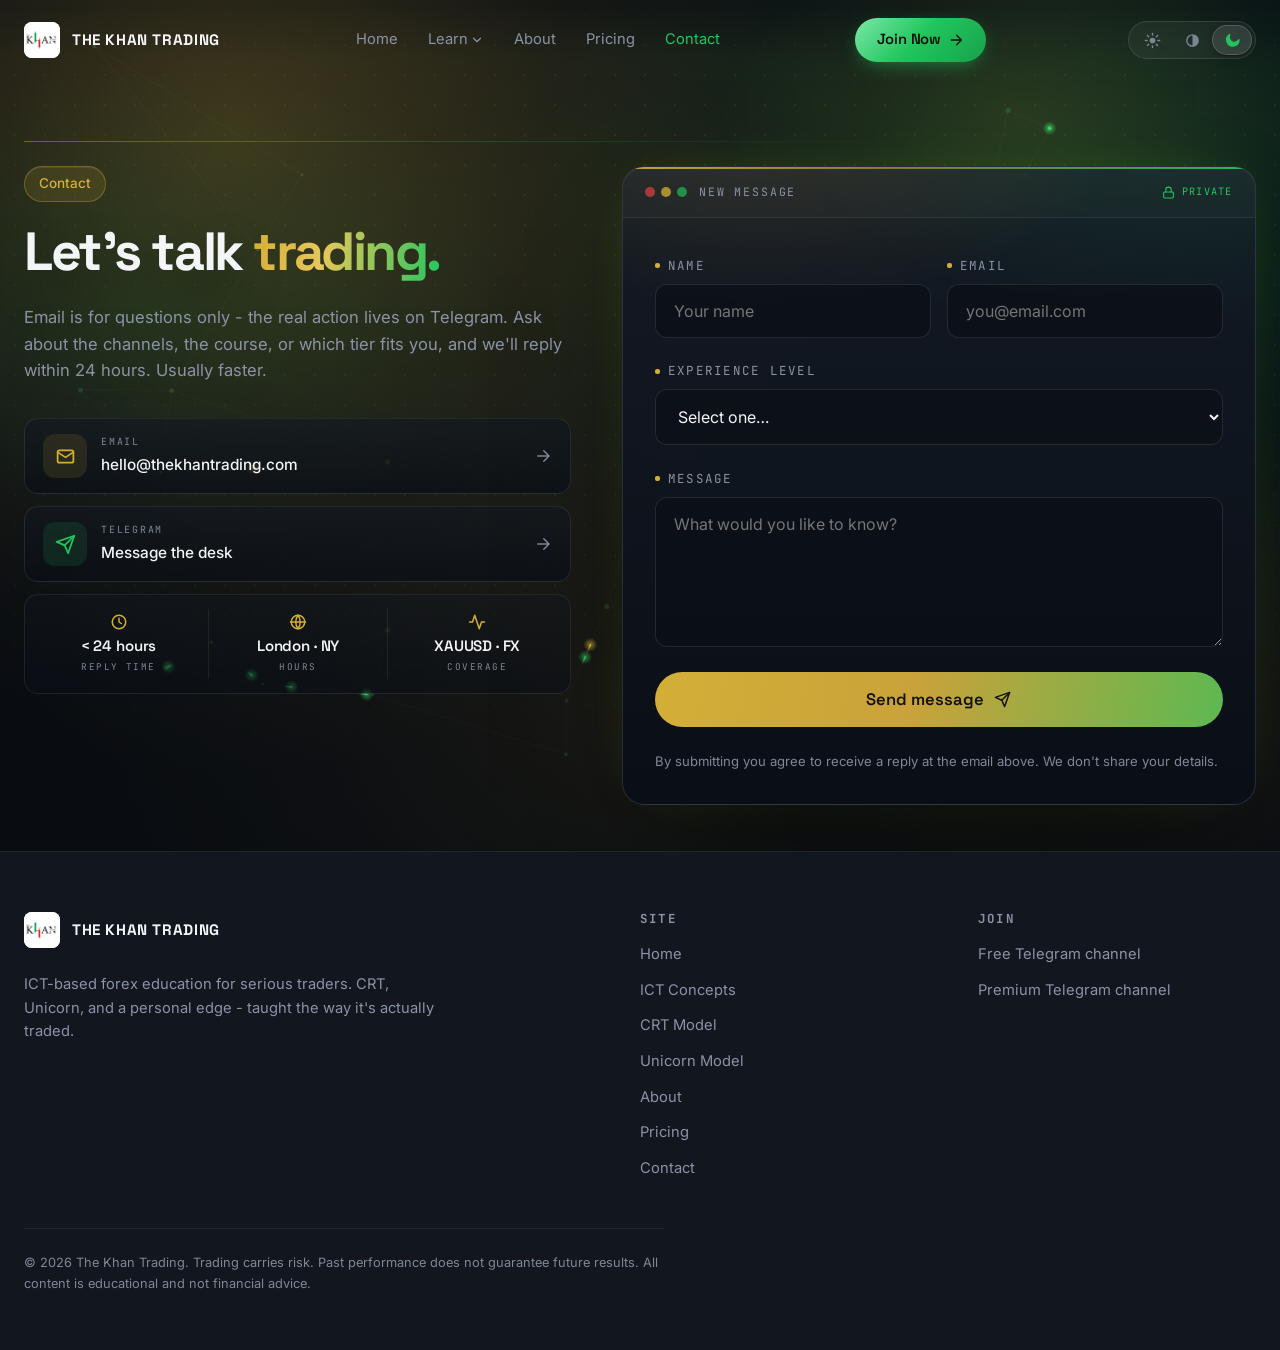
<file: contact.html>
<!doctype html>
<html lang="en">
<head>
<meta charset="utf-8" />
<meta name="viewport" content="width=device-width, initial-scale=1, viewport-fit=cover" />
<title>Contact - The Khan Trading</title>
<meta name="description" content="Questions about the free channel, Premium Telegram signals, or the Full Course + Discord? Reach out - we reply within 24 hours." />
<meta name="theme-color" content="#0A0E14" />
<meta property="og:title" content="Contact - The Khan Trading" />
<meta property="og:description" content="Questions about the free channel, Premium Telegram signals, or the Full Course + Discord? We reply within 24 hours." />
<meta property="og:type" content="website" />
<meta property="og:image" content="https://thekhantrading.com/assets/img/chart-crt.jpg" />
<link rel="canonical" href="https://thekhantrading.com/contact.html" />
<link rel="icon" type="image/jpeg" href="assets/img/logo.jpg" />

<link rel="preconnect" href="https://fonts.googleapis.com" />
<link rel="preconnect" href="https://fonts.gstatic.com" crossorigin />
<link href="https://fonts.googleapis.com/css2?family=Inter:wght@400;500;600&family=JetBrains+Mono:wght@400;500&family=Space+Grotesk:wght@500;600;700&display=swap" rel="stylesheet" />
<link rel="stylesheet" href="css/styles.css" />
<script>
  /* Apply saved theme before first paint to avoid a flash */
  (function () {
    try {
      var p = localStorage.getItem('theme') || 'dark';
      var r = p === 'system' ? (matchMedia('(prefers-color-scheme: light)').matches ? 'light' : 'dark') : p;
      document.documentElement.dataset.theme = r;
      document.documentElement.dataset.themePref = p;
    } catch (e) {}
  })();
</script>
</head>
<body>
<a class="skip-to-main" href="#main">Skip to main content</a>

<header class="nav" id="nav">
  <div class="nav-inner">
    <a class="brand" href="index.html" aria-label="The Khan Trading home">
      <span class="brand-mark"><img src="assets/img/logo.jpg" alt="The Khan Trading logo" loading="lazy" /></span>
      <span>The Khan Trading</span>
    </a>
    <nav class="nav-links" aria-label="Primary">
      <a href="index.html">Home</a>
      <div class="nav-dropdown-group">
        <button class="nav-dropdown-trigger" type="button" aria-haspopup="true" aria-expanded="false">
          <span>Learn</span>
          <svg viewBox="0 0 24 24" width="14" height="14" fill="none" stroke="currentColor" stroke-width="2" stroke-linecap="round" stroke-linejoin="round" style="margin-left: -2px;">
            <polyline points="6 9 12 15 18 9"></polyline>
          </svg>
        </button>
        <div class="nav-dropdown-menu">
          <a href="crt.html">CRT Model</a>
          <a href="unicorn.html">Unicorn Model</a>
        </div>
      </div>
      <a href="about.html">About</a>
      <a href="pricing.html">Pricing</a>
      <a href="contact.html" class="active">Contact</a>
    </nav>
    <div class="nav-auth">
      <a href="index.html#join" class="btn-join" aria-label="Join Now">
        Join Now
        <svg viewBox="0 0 24 24" fill="none" stroke="currentColor" stroke-width="2.2" stroke-linecap="round" stroke-linejoin="round" aria-hidden="true"><path d="M5 12h14M13 5l7 7-7 7"/></svg>
      </a>
    </div>
    <button class="theme-toggle nav-theme" type="button" aria-label="Switch theme">
      <svg class="ic-dark" viewBox="0 0 24 24" fill="none" stroke="currentColor" stroke-width="2" stroke-linecap="round" stroke-linejoin="round"><path d="M21 12.8A9 9 0 1 1 11.2 3a7 7 0 0 0 9.8 9.8Z"/></svg>
      <svg class="ic-light" viewBox="0 0 24 24" fill="none" stroke="currentColor" stroke-width="2" stroke-linecap="round" stroke-linejoin="round"><circle cx="12" cy="12" r="4"/><path d="M12 2v2M12 20v2M4.9 4.9l1.4 1.4M17.7 17.7l1.4 1.4M2 12h2M20 12h2M4.9 19.1l1.4-1.4M17.7 6.3l1.4-1.4"/></svg>
      <svg class="ic-system" viewBox="0 0 24 24" fill="none" stroke="currentColor" stroke-width="2" stroke-linecap="round" stroke-linejoin="round"><rect x="2" y="4" width="20" height="13" rx="2"/><path d="M8 21h8M12 17v4"/></svg>
    </button>
    <button class="nav-mobile-toggle" aria-label="Open menu" aria-controls="mobile-menu" aria-expanded="false">
      <svg viewBox="0 0 24 24" fill="none" stroke="currentColor" stroke-width="2" stroke-linecap="round"><path d="M4 7h16M4 12h16M4 17h16"/></svg>
    </button>
  </div>
</header>

<div class="mobile-menu" id="mobile-menu" role="dialog" aria-modal="true">
  <div class="mobile-menu-head">
    <a class="brand" href="index.html" aria-label="The Khan Trading home">
      <span class="brand-mark"><img src="assets/img/logo.jpg" alt="" loading="lazy" /></span>
      <span>The Khan Trading</span>
    </a>
    <button class="mobile-menu-close" aria-label="Close menu">
      <svg viewBox="0 0 24 24" fill="none" stroke="currentColor" stroke-width="2" stroke-linecap="round"><path d="M6 6l12 12M18 6l-12 12"/></svg>
    </button>
  </div>
  <nav class="mobile-menu-nav">
    <a href="index.html">
      <span class="nav-num" aria-hidden="true">01</span>
      <span class="nav-label">Home</span>
      <svg class="nav-arrow" viewBox="0 0 24 24" fill="none" stroke="currentColor" stroke-width="2" stroke-linecap="round" aria-hidden="true"><path d="M5 12h14M13 5l7 7-7 7"/></svg>
    </a>
      <div class="mobile-learn-section">
        <button class="mobile-learn-toggle" type="button" aria-expanded="false" aria-controls="mobile-learn-panel">
          <svg class="mlt-book" viewBox="0 0 24 24" fill="none" stroke="currentColor" stroke-width="2" stroke-linecap="round" stroke-linejoin="round" aria-hidden="true"><path d="M2 3h6a4 4 0 0 1 4 4v14a3 3 0 0 0-3-3H2z"/><path d="M22 3h-6a4 4 0 0 0-4 4v14a3 3 0 0 1 3-3h7z"/></svg>
          <span class="mlt-label">Learn</span>
          <svg class="mlt-chevron" viewBox="0 0 24 24" fill="none" stroke="currentColor" stroke-width="2" stroke-linecap="round" stroke-linejoin="round" aria-hidden="true"><polyline points="6 9 12 15 18 9"/></svg>
        </button>
        <div class="mobile-learn-panel" id="mobile-learn-panel">
          <a href="crt.html" class="mobile-learn-card">
            <span class="mlc-num">02</span>
            <span class="mlc-icon">
              <svg viewBox="0 0 24 24" fill="none" stroke="currentColor" stroke-width="2" stroke-linecap="round" stroke-linejoin="round" aria-hidden="true"><rect x="3" y="3" width="18" height="18" rx="2"/><path d="M3 9h18M3 15h18M9 3v18"/></svg>
            </span>
            <span class="mlc-text">
              <span class="mlc-title">CRT Model</span>
              <span class="mlc-sub">Candle Range Theory</span>
            </span>
            <svg class="nav-arrow" viewBox="0 0 24 24" fill="none" stroke="currentColor" stroke-width="2" stroke-linecap="round" aria-hidden="true"><path d="M5 12h14M13 5l7 7-7 7"/></svg>
          </a>
          <a href="unicorn.html" class="mobile-learn-card">
            <span class="mlc-num">03</span>
            <span class="mlc-icon">
              <svg viewBox="0 0 24 24" fill="none" stroke="currentColor" stroke-width="2" stroke-linecap="round" stroke-linejoin="round" aria-hidden="true"><path d="M12 3l2.2 5.8L20 11l-5.8 2.2L12 19l-2.2-5.8L4 11l5.8-2.2z"/></svg>
            </span>
            <span class="mlc-text">
              <span class="mlc-title">Unicorn Model</span>
              <span class="mlc-sub">High-confluence entry</span>
            </span>
            <svg class="nav-arrow" viewBox="0 0 24 24" fill="none" stroke="currentColor" stroke-width="2" stroke-linecap="round" aria-hidden="true"><path d="M5 12h14M13 5l7 7-7 7"/></svg>
          </a>
        </div>
      </div>
    <a href="about.html">
      <span class="nav-num" aria-hidden="true">02</span>
      <span class="nav-label">About</span>
      <svg class="nav-arrow" viewBox="0 0 24 24" fill="none" stroke="currentColor" stroke-width="2" stroke-linecap="round" aria-hidden="true"><path d="M5 12h14M13 5l7 7-7 7"/></svg>
    </a>
    <a href="pricing.html">
      <span class="nav-num" aria-hidden="true">03</span>
      <span class="nav-label">Pricing</span>
      <svg class="nav-arrow" viewBox="0 0 24 24" fill="none" stroke="currentColor" stroke-width="2" stroke-linecap="round" aria-hidden="true"><path d="M5 12h14M13 5l7 7-7 7"/></svg>
    </a>
    <a href="contact.html" class="active">
      <span class="nav-num" aria-hidden="true">04</span>
      <span class="nav-label">Contact</span>
      <svg class="nav-arrow" viewBox="0 0 24 24" fill="none" stroke="currentColor" stroke-width="2" stroke-linecap="round" aria-hidden="true"><path d="M5 12h14M13 5l7 7-7 7"/></svg>
    </a>
  </nav>
  <div class="mobile-menu-footer">
    <div class="mobile-theme">
      <span>Appearance</span>
      <button class="theme-toggle" type="button" aria-label="Switch theme">
        <svg class="ic-dark" viewBox="0 0 24 24" fill="none" stroke="currentColor" stroke-width="2" stroke-linecap="round" stroke-linejoin="round"><path d="M21 12.8A9 9 0 1 1 11.2 3a7 7 0 0 0 9.8 9.8Z"/></svg>
        <svg class="ic-light" viewBox="0 0 24 24" fill="none" stroke="currentColor" stroke-width="2" stroke-linecap="round" stroke-linejoin="round"><circle cx="12" cy="12" r="4"/><path d="M12 2v2M12 20v2M4.9 4.9l1.4 1.4M17.7 17.7l1.4 1.4M2 12h2M20 12h2M4.9 19.1l1.4-1.4M17.7 6.3l1.4-1.4"/></svg>
        <svg class="ic-system" viewBox="0 0 24 24" fill="none" stroke="currentColor" stroke-width="2" stroke-linecap="round" stroke-linejoin="round"><rect x="2" y="4" width="20" height="13" rx="2"/><path d="M8 21h8M12 17v4"/></svg>
      </button>
    </div>
    <p class="mobile-menu-tagline">ICT · CRT · Unicorn</p>
      <a href="index.html#join" class="btn-join btn-join-mobile">Join Now <svg viewBox="0 0 24 24" fill="none" stroke="currentColor" stroke-width="2.2" stroke-linecap="round" stroke-linejoin="round" aria-hidden="true"><path d="M5 12h14M13 5l7 7-7 7"/></svg></a></div>
</div>

<main id="main" class="contact-page-motion">
  <div class="contact-bg-fx" aria-hidden="true"><canvas class="contact-bg-canvas"></canvas></div>

  <!-- ============ HERO + CONTACT ============ -->
  <section class="page-hero contact-hero">
    <div class="container">
      <div class="contact-hero-shell">
        <!-- LEFT: intro + direct contact details -->
        <div class="contact-hero-copy">
          <span class="eyebrow reveal contact-line" style="--motion-index:0">Contact</span>
          <h1 class="reveal contact-line" style="--motion-index:1">Let's talk <span class="accent-duo">trading.</span></h1>
          <p class="lead reveal contact-line" style="--motion-index:2">Email is for questions only - the real action lives on Telegram. Ask about the channels, the course, or which tier fits you, and we'll reply within 24 hours. Usually faster.</p>

          <div class="contact-methods reveal contact-line" style="--motion-index:3">
            <a class="contact-method" href="mailto:hello@thekhantrading.com">
              <span class="cm-icon">
                <svg viewBox="0 0 24 24" fill="none" stroke="currentColor" stroke-width="2" stroke-linecap="round" stroke-linejoin="round" aria-hidden="true"><rect x="3" y="5" width="18" height="14" rx="2"/><path d="m3 7 9 6 9-6"/></svg>
              </span>
              <span class="cm-text">
                <span class="cm-label">Email</span>
                <span class="cm-value">hello@thekhantrading.com</span>
              </span>
              <svg class="cm-arrow" viewBox="0 0 24 24" fill="none" stroke="currentColor" stroke-width="2.1" stroke-linecap="round" stroke-linejoin="round" aria-hidden="true"><path d="M5 12h14M13 5l7 7-7 7"/></svg>
            </a>
            <a class="contact-method" href="https://t.me/" target="_blank" rel="noopener">
              <span class="cm-icon cm-icon-tg">
                <svg viewBox="0 0 24 24" fill="none" stroke="currentColor" stroke-width="2" stroke-linecap="round" stroke-linejoin="round" aria-hidden="true"><path d="M22 2 11 13"/><path d="M22 2 15 22l-4-9-9-4 20-7z"/></svg>
              </span>
              <span class="cm-text">
                <span class="cm-label">Telegram</span>
                <span class="cm-value">Message the desk</span>
              </span>
              <svg class="cm-arrow" viewBox="0 0 24 24" fill="none" stroke="currentColor" stroke-width="2.1" stroke-linecap="round" stroke-linejoin="round" aria-hidden="true"><path d="M5 12h14M13 5l7 7-7 7"/></svg>
            </a>
          </div>

          <ul class="contact-facts reveal contact-line" style="--motion-index:4">
            <li>
              <svg viewBox="0 0 24 24" fill="none" stroke="currentColor" stroke-width="2" stroke-linecap="round" stroke-linejoin="round" aria-hidden="true"><circle cx="12" cy="12" r="9"/><path d="M12 7v5l3 2"/></svg>
              <strong>&lt; 24 hours</strong>
              <span>Reply time</span>
            </li>
            <li>
              <svg viewBox="0 0 24 24" fill="none" stroke="currentColor" stroke-width="2" stroke-linecap="round" stroke-linejoin="round" aria-hidden="true"><circle cx="12" cy="12" r="9"/><path d="M2 12h20M12 3a15 15 0 0 1 0 18M12 3a15 15 0 0 0 0 18"/></svg>
              <strong>London &middot; NY</strong>
              <span>Hours</span>
            </li>
            <li>
              <svg viewBox="0 0 24 24" fill="none" stroke="currentColor" stroke-width="2" stroke-linecap="round" stroke-linejoin="round" aria-hidden="true"><polyline points="22 12 18 12 15 21 9 3 6 12 2 12"/></svg>
              <strong>XAUUSD &middot; FX</strong>
              <span>Coverage</span>
            </li>
          </ul>
        </div>

        <!-- RIGHT: message form -->
        <div class="contact-form-panel reveal contact-line" id="message" style="--motion-index:2">
          <div class="cfp-bar">
            <span class="cfp-dots" aria-hidden="true"><i></i><i></i><i></i></span>
            <span class="cfp-label">New message</span>
            <span class="cfp-secure"><svg viewBox="0 0 24 24" fill="none" stroke="currentColor" stroke-width="2" stroke-linecap="round" stroke-linejoin="round" aria-hidden="true"><rect x="3" y="11" width="18" height="11" rx="2"/><path d="M7 11V7a5 5 0 0 1 10 0v4"/></svg> Private</span>
          </div>
          <form class="form" action="contact.html" method="GET" data-static-form data-static-message="The contact form is not connected yet. Email intake is still being set up.">
            <div class="form-row">
              <div>
                <label for="name">Name</label>
                <input id="name" name="name" type="text" required autocomplete="name" placeholder="Your name" />
              </div>
              <div>
                <label for="email">Email</label>
                <input id="email" name="email" type="email" required autocomplete="email" placeholder="you@email.com" />
              </div>
            </div>
            <div>
              <label for="experience">Experience level</label>
              <select id="experience" name="experience" required>
                <option value="">Select one&hellip;</option>
                <option value="beginner">Beginner - new to trading</option>
                <option value="intermediate">Intermediate - some experience</option>
                <option value="advanced">Advanced - actively trading</option>
              </select>
            </div>
            <div>
              <label for="message-field">Message</label>
              <textarea id="message-field" name="message" required placeholder="What would you like to know?"></textarea>
            </div>
            <button type="submit">
              Send message
              <svg viewBox="0 0 24 24" fill="none" stroke="currentColor" stroke-width="2.1" stroke-linecap="round" stroke-linejoin="round" aria-hidden="true"><path d="M22 2 11 13"/><path d="M22 2 15 22l-4-9-9-4 20-7z"/></svg>
            </button>
            <p class="form-status" role="status" aria-live="polite" tabindex="-1"></p>
            <p class="form-fineprint">By submitting you agree to receive a reply at the email above. We don't share your details.</p>
          </form>
        </div>
      </div>
    </div>
  </section>
</main>

<footer class="footer">
  <div class="container">
    <div class="footer-top">
      <div>
        <a class="brand" href="index.html"><span class="brand-mark"><img src="assets/img/logo.jpg" alt="" loading="lazy" /></span><span>The Khan Trading</span></a>
        <p style="max-width:46ch;margin-top:18px;font-size:0.92rem">ICT-based forex education for serious traders. CRT, Unicorn, and a personal edge - taught the way it's actually traded.</p>
      </div>
      <div>
        <h4>Site</h4>
        <ul>
          <li><a href="index.html">Home</a></li>
          <li><a href="index.html#ict">ICT Concepts</a></li>
          <li><a href="crt.html">CRT Model</a></li>
          <li><a href="unicorn.html">Unicorn Model</a></li>
          <li><a href="about.html">About</a></li>
          <li><a href="pricing.html">Pricing</a></li>
          <li><a href="contact.html">Contact</a></li>
        </ul>
      </div>
      <div>
        <h4>Join</h4>
        <ul>
          <li><a href="https://t.me/" target="_blank" rel="noopener">Free Telegram channel</a></li>
          <li><a href="https://t.me/" target="_blank" rel="noopener">Premium Telegram channel</a></li>
        </ul>
      </div>
    </div>
    <p class="disclaimer">&copy; <span data-year></span> The Khan Trading. Trading carries risk. Past performance does not guarantee future results. All content is educational and not financial advice.</p>
  </div>
</footer>
<script src="js/main.js"></script>
</body>
</html>
</file>
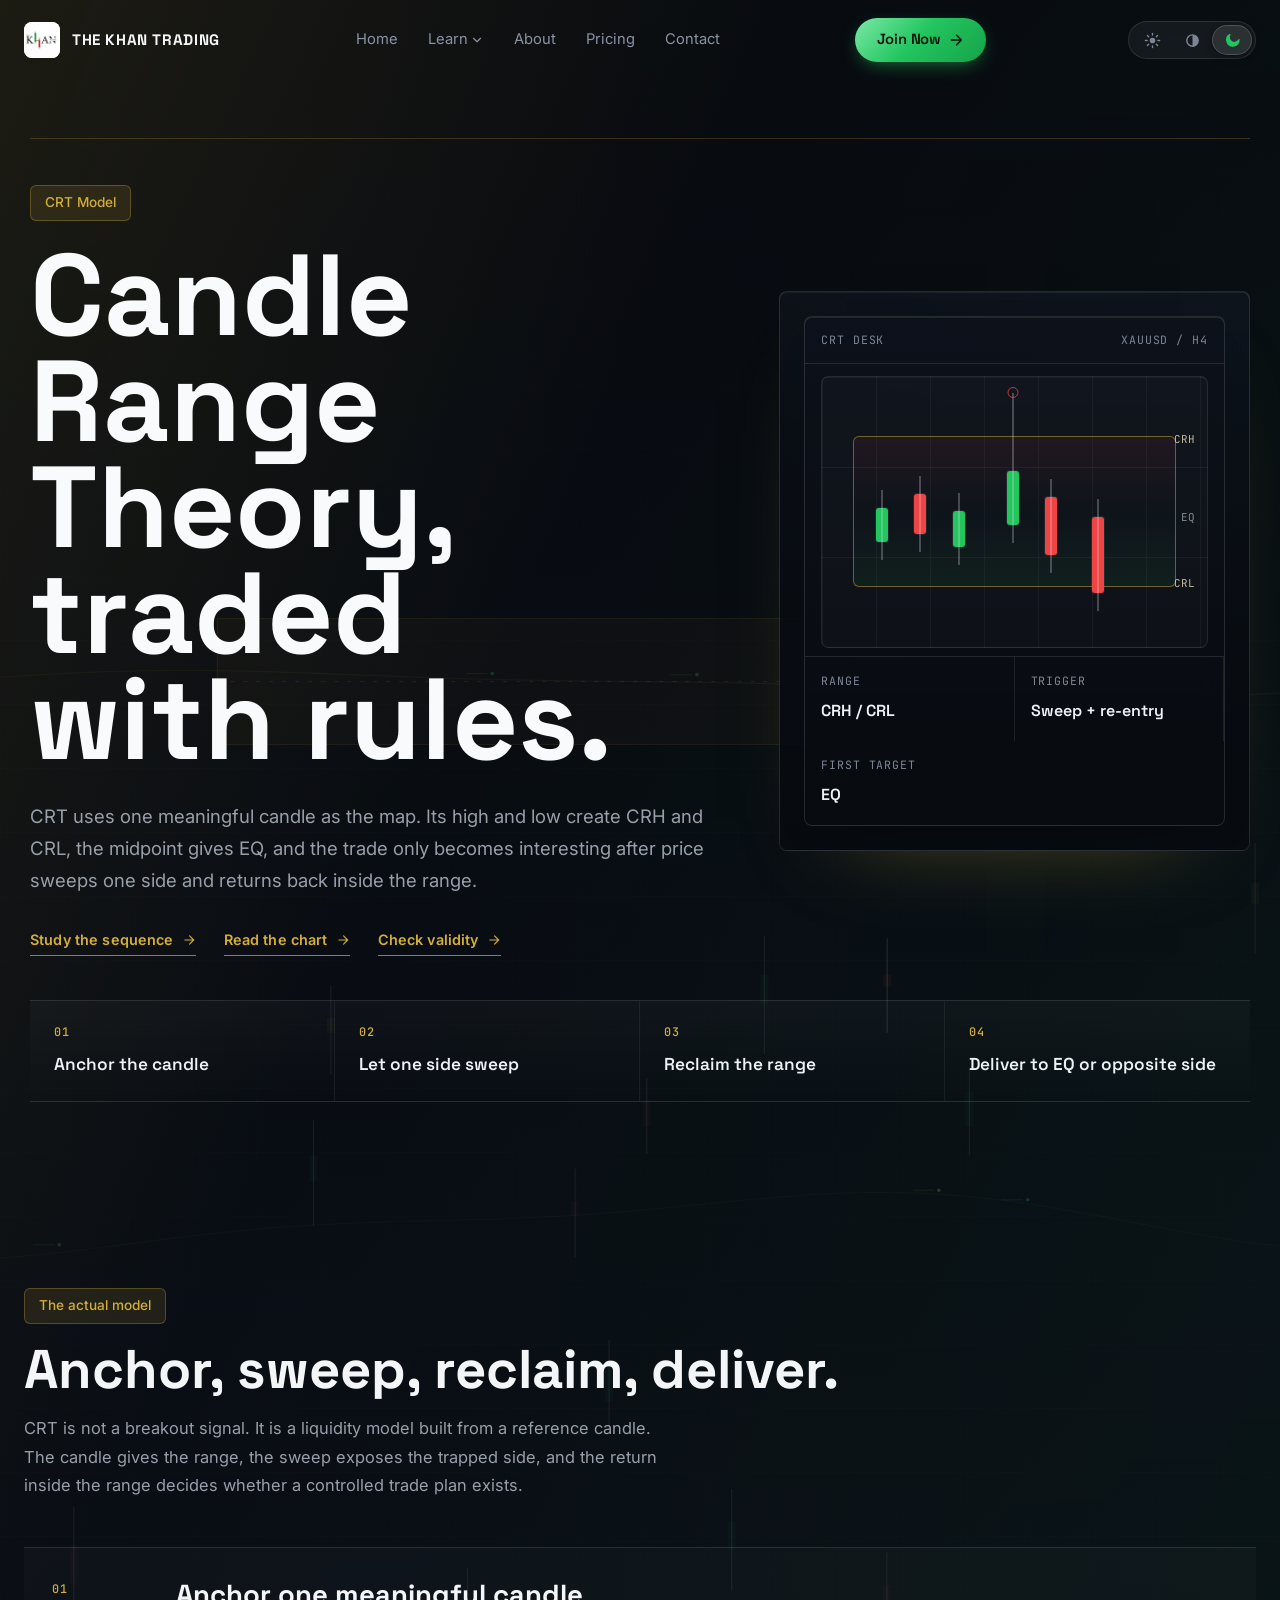
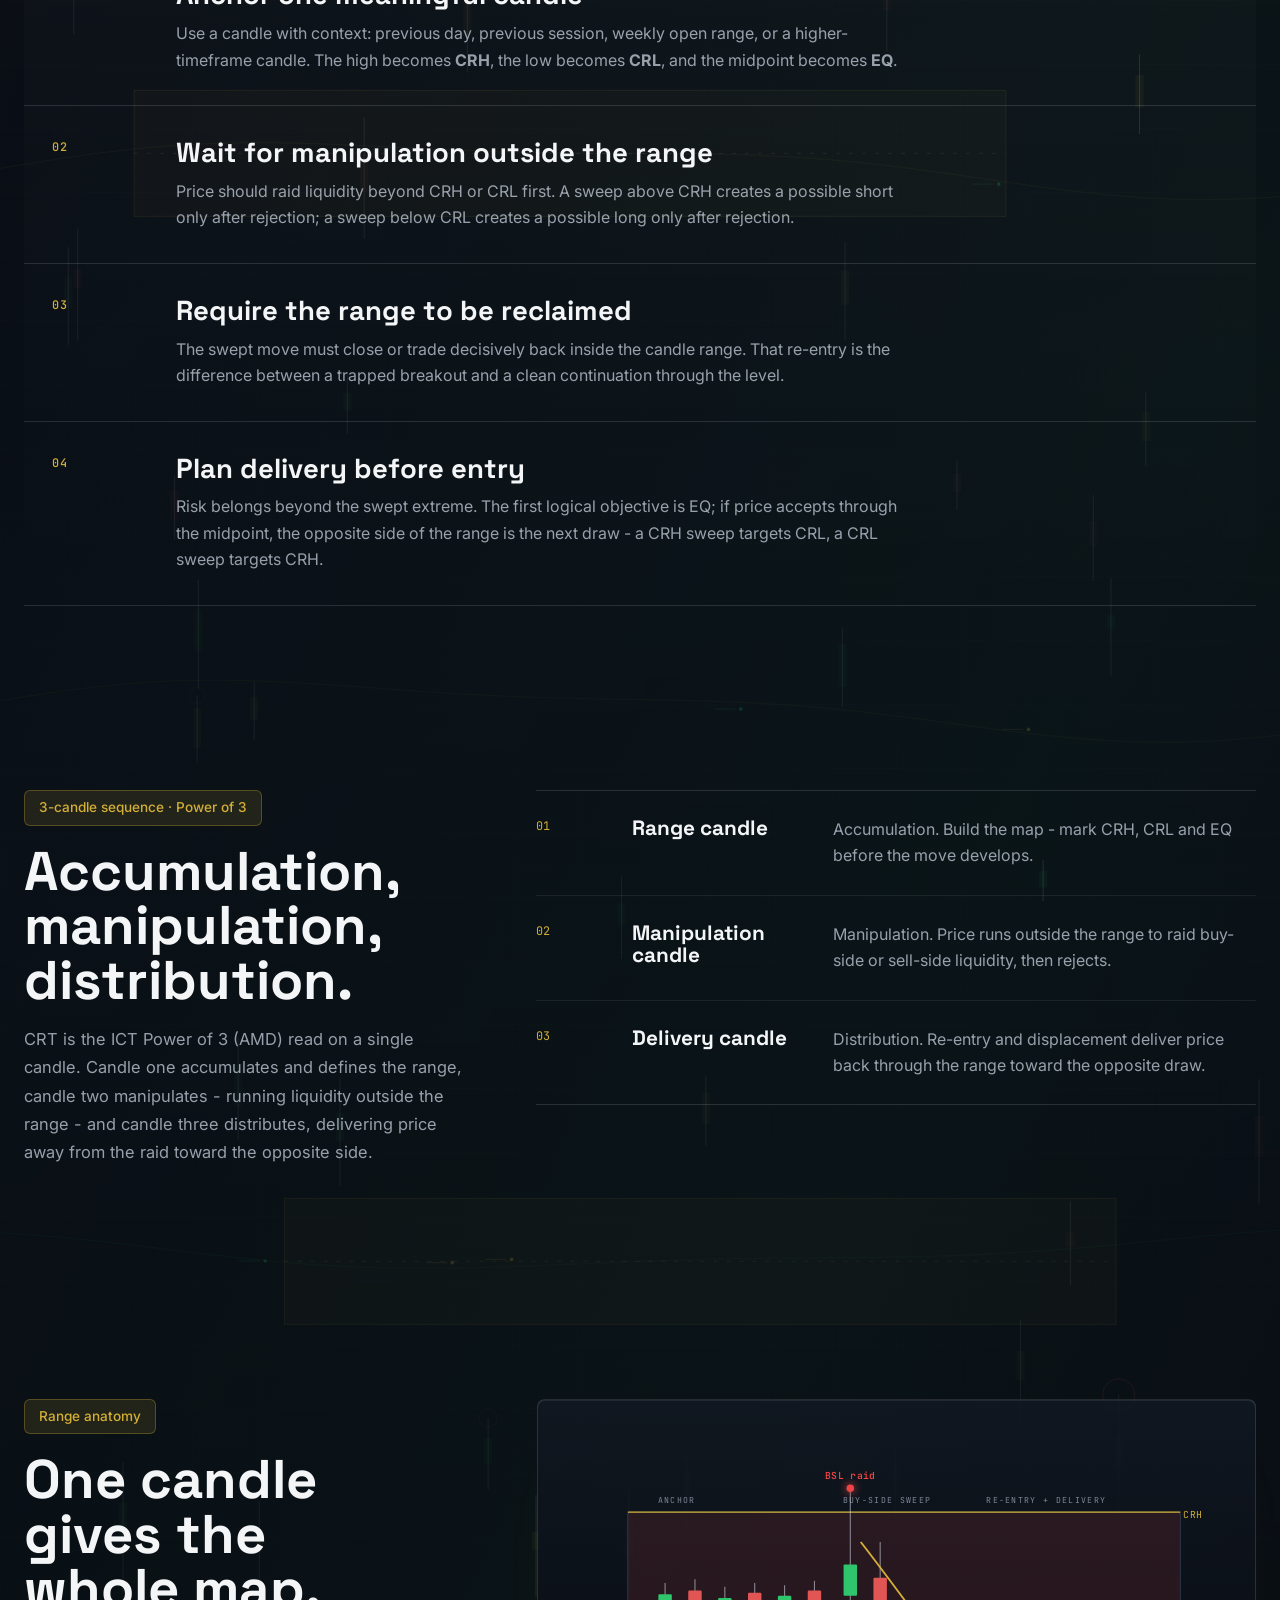
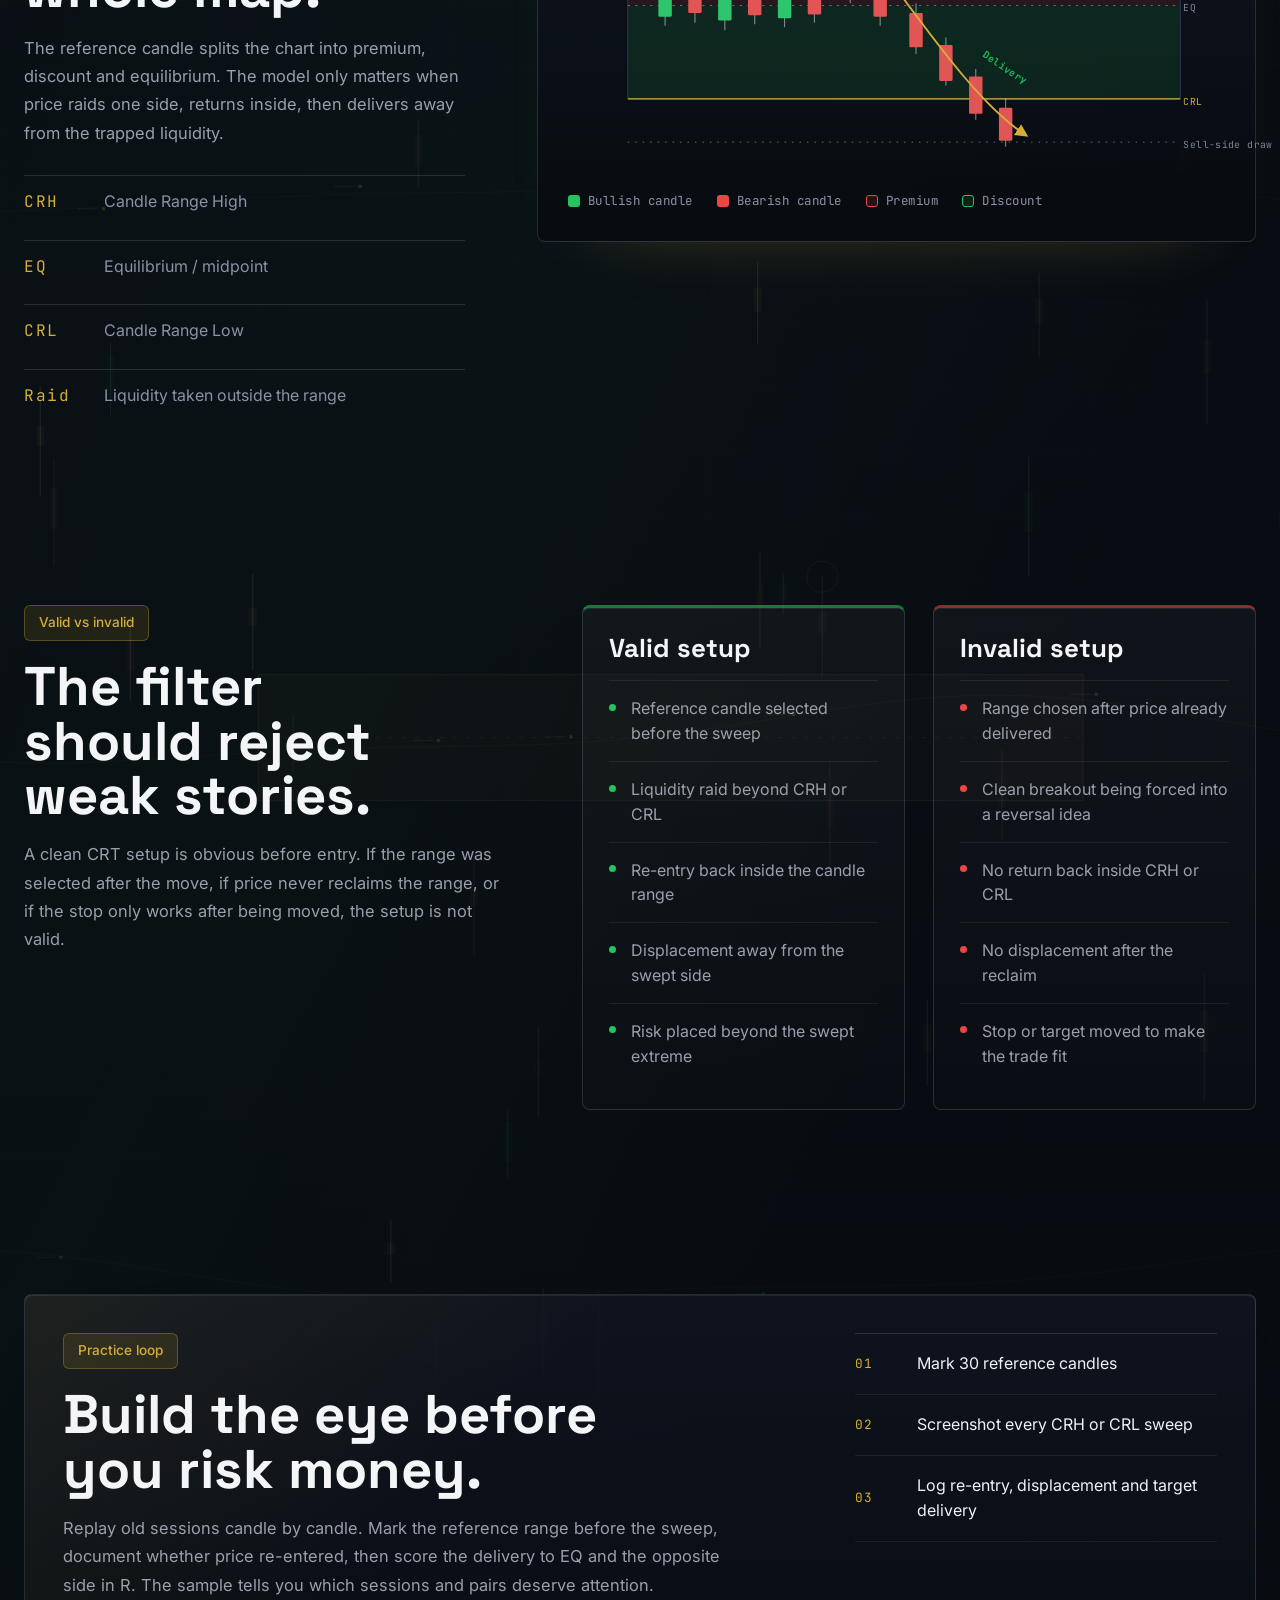
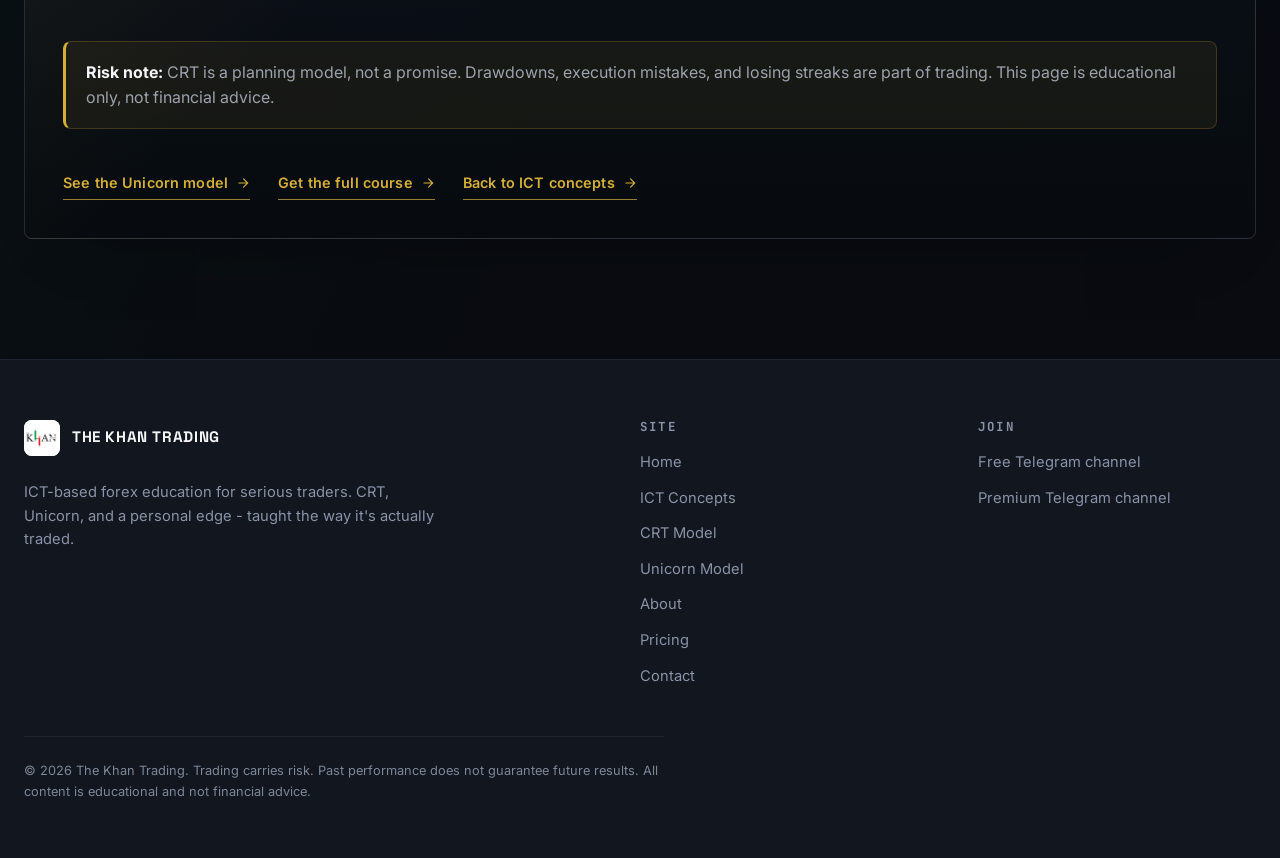
<file: crt.html>
<!doctype html>
<html lang="en">
<head>
<meta charset="utf-8" />
<meta name="viewport" content="width=device-width, initial-scale=1, viewport-fit=cover" />
<title>CRT Model - Candle Range Theory | The Khan Trading</title>
<meta name="description" content="Learn the CRT Model - the ICT Power of 3 (accumulation, manipulation, distribution) read on a single candle: mark CRH, CRL and EQ, wait for a liquidity sweep, confirm re-entry, then plan delivery toward equilibrium or the opposite side of the range." />
<meta name="theme-color" content="#0A0E14" />

<meta property="og:title" content="CRT Model - Candle Range Theory | The Khan Trading" />
<meta property="og:description" content="A sharper Candle Range Theory guide: CRH, CRL, EQ, the liquidity sweep, re-entry, displacement and trade invalidation." />
<meta property="og:type" content="article" />
<meta property="og:image" content="https://thekhantrading.com/assets/img/chart-crt.jpg" />
<meta name="twitter:card" content="summary_large_image" />
<meta name="twitter:title" content="CRT Model - Candle Range Theory | The Khan Trading" />
<meta name="twitter:description" content="Study Candle Range Theory through CRH, CRL, EQ, liquidity sweep, re-entry, displacement, invalidation and delivery targets." />
<link rel="canonical" href="https://thekhantrading.com/crt.html" />

<link rel="icon" type="image/jpeg" href="assets/img/logo.jpg" />

<link rel="preconnect" href="https://fonts.googleapis.com" />
<link rel="preconnect" href="https://fonts.gstatic.com" crossorigin />
<link href="https://fonts.googleapis.com/css2?family=Inter:wght@400;500;600&family=JetBrains+Mono:wght@400;500&family=Space+Grotesk:wght@500;600;700&display=swap" rel="stylesheet" />
<link rel="stylesheet" href="css/styles.css" />
<script>
  /* Apply saved theme before first paint to avoid a flash */
  (function () {
    try {
      var p = localStorage.getItem('theme') || 'dark';
      var r = p === 'system' ? (matchMedia('(prefers-color-scheme: light)').matches ? 'light' : 'dark') : p;
      document.documentElement.dataset.theme = r;
      document.documentElement.dataset.themePref = p;
    } catch (e) {}
  })();
</script>
</head>
<body>
<a class="skip-to-main" href="#main">Skip to main content</a>

<header class="nav" id="nav">
  <div class="nav-inner">
    <a class="brand" href="index.html" aria-label="The Khan Trading home">
      <span class="brand-mark"><img src="assets/img/logo.jpg" alt="The Khan Trading logo" loading="lazy" /></span>
      <span>The Khan Trading</span>
    </a>
    <nav class="nav-links" aria-label="Primary">
      <a href="index.html">Home</a>
      <div class="nav-dropdown-group">
        <button class="nav-dropdown-trigger" type="button" aria-haspopup="true" aria-expanded="false">
          <span>Learn</span>
          <svg viewBox="0 0 24 24" width="14" height="14" fill="none" stroke="currentColor" stroke-width="2" stroke-linecap="round" stroke-linejoin="round" style="margin-left: -2px;">
            <polyline points="6 9 12 15 18 9"></polyline>
          </svg>
        </button>
        <div class="nav-dropdown-menu">
          <a href="crt.html" class="active">CRT Model</a>
          <a href="unicorn.html">Unicorn Model</a>
        </div>
      </div>
      <a href="about.html">About</a>
      <a href="pricing.html">Pricing</a>
      <a href="contact.html">Contact</a>
    </nav>
    <div class="nav-auth">
      <a href="index.html#join" class="btn-join" aria-label="Join Now">
        Join Now
        <svg viewBox="0 0 24 24" fill="none" stroke="currentColor" stroke-width="2.2" stroke-linecap="round" stroke-linejoin="round" aria-hidden="true"><path d="M5 12h14M13 5l7 7-7 7"/></svg>
      </a>
    </div>
    <button class="theme-toggle nav-theme" type="button" aria-label="Switch theme">
      <svg class="ic-dark" viewBox="0 0 24 24" fill="none" stroke="currentColor" stroke-width="2" stroke-linecap="round" stroke-linejoin="round"><path d="M21 12.8A9 9 0 1 1 11.2 3a7 7 0 0 0 9.8 9.8Z"/></svg>
      <svg class="ic-light" viewBox="0 0 24 24" fill="none" stroke="currentColor" stroke-width="2" stroke-linecap="round" stroke-linejoin="round"><circle cx="12" cy="12" r="4"/><path d="M12 2v2M12 20v2M4.9 4.9l1.4 1.4M17.7 17.7l1.4 1.4M2 12h2M20 12h2M4.9 19.1l1.4-1.4M17.7 6.3l1.4-1.4"/></svg>
      <svg class="ic-system" viewBox="0 0 24 24" fill="none" stroke="currentColor" stroke-width="2" stroke-linecap="round" stroke-linejoin="round"><rect x="2" y="4" width="20" height="13" rx="2"/><path d="M8 21h8M12 17v4"/></svg>
    </button>
    <button class="nav-mobile-toggle" aria-label="Open menu" aria-controls="mobile-menu" aria-expanded="false">
      <svg viewBox="0 0 24 24" fill="none" stroke="currentColor" stroke-width="2" stroke-linecap="round"><path d="M4 7h16M4 12h16M4 17h16"/></svg>
    </button>
  </div>
</header>

<div class="mobile-menu" id="mobile-menu" role="dialog" aria-modal="true">
  <div class="mobile-menu-head">
    <a class="brand" href="index.html" aria-label="The Khan Trading home">
      <span class="brand-mark"><img src="assets/img/logo.jpg" alt="" loading="lazy" /></span>
      <span>The Khan Trading</span>
    </a>
    <button class="mobile-menu-close" aria-label="Close menu">
      <svg viewBox="0 0 24 24" fill="none" stroke="currentColor" stroke-width="2" stroke-linecap="round"><path d="M6 6l12 12M18 6l-12 12"/></svg>
    </button>
  </div>
  <nav class="mobile-menu-nav">
    <a href="index.html">
      <span class="nav-num" aria-hidden="true">01</span>
      <span class="nav-label">Home</span>
      <svg class="nav-arrow" viewBox="0 0 24 24" fill="none" stroke="currentColor" stroke-width="2" stroke-linecap="round" aria-hidden="true"><path d="M5 12h14M13 5l7 7-7 7"/></svg>
    </a>
      <div class="mobile-learn-section">
        <button class="mobile-learn-toggle" type="button" aria-expanded="false" aria-controls="mobile-learn-panel">
          <svg class="mlt-book" viewBox="0 0 24 24" fill="none" stroke="currentColor" stroke-width="2" stroke-linecap="round" stroke-linejoin="round" aria-hidden="true"><path d="M2 3h6a4 4 0 0 1 4 4v14a3 3 0 0 0-3-3H2z"/><path d="M22 3h-6a4 4 0 0 0-4 4v14a3 3 0 0 1 3-3h7z"/></svg>
          <span class="mlt-label">Learn</span>
          <svg class="mlt-chevron" viewBox="0 0 24 24" fill="none" stroke="currentColor" stroke-width="2" stroke-linecap="round" stroke-linejoin="round" aria-hidden="true"><polyline points="6 9 12 15 18 9"/></svg>
        </button>
        <div class="mobile-learn-panel" id="mobile-learn-panel">
          <a href="crt.html" class="mobile-learn-card">
            <span class="mlc-num">02</span>
            <span class="mlc-icon">
              <svg viewBox="0 0 24 24" fill="none" stroke="currentColor" stroke-width="2" stroke-linecap="round" stroke-linejoin="round" aria-hidden="true"><rect x="3" y="3" width="18" height="18" rx="2"/><path d="M3 9h18M3 15h18M9 3v18"/></svg>
            </span>
            <span class="mlc-text">
              <span class="mlc-title">CRT Model</span>
              <span class="mlc-sub">Candle Range Theory</span>
            </span>
            <svg class="nav-arrow" viewBox="0 0 24 24" fill="none" stroke="currentColor" stroke-width="2" stroke-linecap="round" aria-hidden="true"><path d="M5 12h14M13 5l7 7-7 7"/></svg>
          </a>
          <a href="unicorn.html" class="mobile-learn-card">
            <span class="mlc-num">03</span>
            <span class="mlc-icon">
              <svg viewBox="0 0 24 24" fill="none" stroke="currentColor" stroke-width="2" stroke-linecap="round" stroke-linejoin="round" aria-hidden="true"><path d="M12 3l2.2 5.8L20 11l-5.8 2.2L12 19l-2.2-5.8L4 11l5.8-2.2z"/></svg>
            </span>
            <span class="mlc-text">
              <span class="mlc-title">Unicorn Model</span>
              <span class="mlc-sub">High-confluence entry</span>
            </span>
            <svg class="nav-arrow" viewBox="0 0 24 24" fill="none" stroke="currentColor" stroke-width="2" stroke-linecap="round" aria-hidden="true"><path d="M5 12h14M13 5l7 7-7 7"/></svg>
          </a>
        </div>
      </div>
    <a href="about.html">
      <span class="nav-num" aria-hidden="true">02</span>
      <span class="nav-label">About</span>
      <svg class="nav-arrow" viewBox="0 0 24 24" fill="none" stroke="currentColor" stroke-width="2" stroke-linecap="round" aria-hidden="true"><path d="M5 12h14M13 5l7 7-7 7"/></svg>
    </a>
    <a href="pricing.html">
      <span class="nav-num" aria-hidden="true">03</span>
      <span class="nav-label">Pricing</span>
      <svg class="nav-arrow" viewBox="0 0 24 24" fill="none" stroke="currentColor" stroke-width="2" stroke-linecap="round" aria-hidden="true"><path d="M5 12h14M13 5l7 7-7 7"/></svg>
    </a>
    <a href="contact.html">
      <span class="nav-num" aria-hidden="true">04</span>
      <span class="nav-label">Contact</span>
      <svg class="nav-arrow" viewBox="0 0 24 24" fill="none" stroke="currentColor" stroke-width="2" stroke-linecap="round" aria-hidden="true"><path d="M5 12h14M13 5l7 7-7 7"/></svg>
    </a>
    </nav>
  <div class="mobile-menu-footer">
    <div class="mobile-theme">
      <span>Appearance</span>
      <button class="theme-toggle" type="button" aria-label="Switch theme">
        <svg class="ic-dark" viewBox="0 0 24 24" fill="none" stroke="currentColor" stroke-width="2" stroke-linecap="round" stroke-linejoin="round"><path d="M21 12.8A9 9 0 1 1 11.2 3a7 7 0 0 0 9.8 9.8Z"/></svg>
        <svg class="ic-light" viewBox="0 0 24 24" fill="none" stroke="currentColor" stroke-width="2" stroke-linecap="round" stroke-linejoin="round"><circle cx="12" cy="12" r="4"/><path d="M12 2v2M12 20v2M4.9 4.9l1.4 1.4M17.7 17.7l1.4 1.4M2 12h2M20 12h2M4.9 19.1l1.4-1.4M17.7 6.3l1.4-1.4"/></svg>
        <svg class="ic-system" viewBox="0 0 24 24" fill="none" stroke="currentColor" stroke-width="2" stroke-linecap="round" stroke-linejoin="round"><rect x="2" y="4" width="20" height="13" rx="2"/><path d="M8 21h8M12 17v4"/></svg>
      </button>
    </div>
    <p class="mobile-menu-tagline">ICT · CRT · Unicorn</p>
      <a href="index.html#join" class="btn-join btn-join-mobile">Join Now <svg viewBox="0 0 24 24" fill="none" stroke="currentColor" stroke-width="2.2" stroke-linecap="round" stroke-linejoin="round" aria-hidden="true"><path d="M5 12h14M13 5l7 7-7 7"/></svg></a></div>
</div>

<main id="main" class="crt-page crt-page-clean">
  <div class="crt-bg-fx" aria-hidden="true"><canvas class="crt-bg-canvas"></canvas></div>
  <!-- ============ HERO ============ -->
  <section class="crt-hero-clean" aria-labelledby="crt-hero-h">
    <div class="container">
      <div class="crt-hero-shell">
        <div class="crt-hero-copy reveal">
          <span class="eyebrow">CRT Model</span>
          <h1 id="crt-hero-h">Candle Range Theory, traded with rules.</h1>
          <p class="lead">CRT uses one meaningful candle as the map. Its high and low create CRH and CRL, the midpoint gives EQ, and the trade only becomes interesting after price sweeps one side and returns back inside the range.</p>
          <div class="crt-jump" aria-label="CRT page sections">
            <a class="link-arrow" href="#model">Study the sequence <svg width="14" height="14" viewBox="0 0 24 24" fill="none" stroke="currentColor" stroke-width="2" stroke-linecap="round" aria-hidden="true"><path d="M5 12h14M13 5l7 7-7 7"/></svg></a>
            <a class="link-arrow" href="#diagram">Read the chart <svg width="14" height="14" viewBox="0 0 24 24" fill="none" stroke="currentColor" stroke-width="2" stroke-linecap="round" aria-hidden="true"><path d="M5 12h14M13 5l7 7-7 7"/></svg></a>
            <a class="link-arrow" href="#checklist">Check validity <svg width="14" height="14" viewBox="0 0 24 24" fill="none" stroke="currentColor" stroke-width="2" stroke-linecap="round" aria-hidden="true"><path d="M5 12h14M13 5l7 7-7 7"/></svg></a>
          </div>
        </div>
        <div class="crt-hero-visual reveal" aria-label="CRT visual example">
          <div class="crt-hero-panel">
            <div class="crt-panel-head">
              <span>CRT desk</span>
              <span>XAUUSD / H4</span>
            </div>
            <div class="crt-mini-chart" aria-hidden="true">
              <span class="crt-mini-level top">CRH</span>
              <span class="crt-mini-level mid">EQ</span>
              <span class="crt-mini-level bottom">CRL</span>
              <i class="crt-mini-candle c1"></i>
              <i class="crt-mini-candle c2"></i>
              <i class="crt-mini-candle c3"></i>
              <i class="crt-mini-candle c4 sweep"></i>
              <i class="crt-mini-candle c5 reject"></i>
              <i class="crt-mini-candle c6 delivery"></i>
            </div>
            <dl class="crt-panel-stats">
              <div><dt>Range</dt><dd>CRH / CRL</dd></div>
              <div><dt>Trigger</dt><dd>Sweep + re-entry</dd></div>
              <div><dt>First target</dt><dd>EQ</dd></div>
            </dl>
          </div>
        </div>
        <ol class="crt-hero-rulebar reveal" aria-label="CRT decision flow">
          <li><span>01</span> Anchor the candle</li>
          <li><span>02</span> Let one side sweep</li>
          <li><span>03</span> Reclaim the range</li>
          <li><span>04</span> Deliver to EQ or opposite side</li>
        </ol>
      </div>
    </div>
  </section>

  <!-- ============ MODEL ============ -->
  <section id="model" class="crt-section crt-rules-section" aria-labelledby="model-h">
    <div class="container">
      <div class="crt-section-head reveal">
        <span class="eyebrow">The actual model</span>
        <h2 id="model-h">Anchor, sweep, reclaim, deliver.</h2>
        <p>CRT is not a breakout signal. It is a liquidity model built from a reference candle. The candle gives the range, the sweep exposes the trapped side, and the return inside the range decides whether a controlled trade plan exists.</p>
      </div>

      <ol class="crt-rule-list">
        <li class="reveal">
          <span class="crt-rule-num">01</span>
          <div>
            <h3>Anchor one meaningful candle</h3>
            <p>Use a candle with context: previous day, previous session, weekly open range, or a higher-timeframe candle. The high becomes <strong>CRH</strong>, the low becomes <strong>CRL</strong>, and the midpoint becomes <strong>EQ</strong>.</p>
          </div>
        </li>
        <li class="reveal">
          <span class="crt-rule-num">02</span>
          <div>
            <h3>Wait for manipulation outside the range</h3>
            <p>Price should raid liquidity beyond CRH or CRL first. A sweep above CRH creates a possible short only after rejection; a sweep below CRL creates a possible long only after rejection.</p>
          </div>
        </li>
        <li class="reveal">
          <span class="crt-rule-num">03</span>
          <div>
            <h3>Require the range to be reclaimed</h3>
            <p>The swept move must close or trade decisively back inside the candle range. That re-entry is the difference between a trapped breakout and a clean continuation through the level.</p>
          </div>
        </li>
        <li class="reveal">
          <span class="crt-rule-num">04</span>
          <div>
            <h3>Plan delivery before entry</h3>
            <p>Risk belongs beyond the swept extreme. The first logical objective is EQ; if price accepts through the midpoint, the opposite side of the range is the next draw - a CRH sweep targets CRL, a CRL sweep targets CRH.</p>
          </div>
        </li>
      </ol>
    </div>
  </section>

  <!-- ============ THREE-CANDLE SEQUENCE ============ -->
  <section class="crt-section crt-sequence-section" aria-labelledby="sequence-h">
    <div class="container">
      <div class="crt-sequence-grid">
        <div class="crt-section-head reveal">
          <span class="eyebrow">3-candle sequence &middot; Power of 3</span>
          <h2 id="sequence-h">Accumulation, manipulation, distribution.</h2>
          <p>CRT is the ICT Power of 3 (AMD) read on a single candle. Candle one accumulates and defines the range, candle two manipulates - running liquidity outside the range - and candle three distributes, delivering price away from the raid toward the opposite side.</p>
        </div>
        <div class="crt-sequence-board reveal" aria-label="Three-candle CRT sequence">
          <article>
            <span>01</span>
            <h3>Range candle</h3>
            <p>Accumulation. Build the map - mark CRH, CRL and EQ before the move develops.</p>
          </article>
          <article>
            <span>02</span>
            <h3>Manipulation candle</h3>
            <p>Manipulation. Price runs outside the range to raid buy-side or sell-side liquidity, then rejects.</p>
          </article>
          <article>
            <span>03</span>
            <h3>Delivery candle</h3>
            <p>Distribution. Re-entry and displacement deliver price back through the range toward the opposite draw.</p>
          </article>
        </div>
      </div>
    </div>
  </section>

  <!-- ============ RANGE ANATOMY ============ -->
  <section id="diagram" class="crt-section crt-diagram-section" aria-labelledby="diagram-h">
    <div class="container">
      <div class="crt-diagram-clean-grid">
        <div class="crt-diagram-copy reveal">
          <span class="eyebrow">Range anatomy</span>
          <h2 id="diagram-h">One candle gives the whole map.</h2>
          <p>The reference candle splits the chart into premium, discount and equilibrium. The model only matters when price raids one side, returns inside, then delivers away from the trapped liquidity.</p>
          <ul class="crt-micro-list">
            <li><span>CRH</span> Candle Range High</li>
            <li><span>EQ</span> Equilibrium / midpoint</li>
            <li><span>CRL</span> Candle Range Low</li>
            <li><span>Raid</span> Liquidity taken outside the range</li>
          </ul>
        </div>

        <figure class="crt-diagram crt-diagram-clean reveal">
          <svg viewBox="0 0 880 460" role="img" aria-label="Diagram of a Candle Range Theory short setup: price marks Candle Range High and Candle Range Low, sweeps above Candle Range High, re-enters the range, then delivers toward equilibrium and Candle Range Low.">
            <rect class="crt-zone crt-zone-prem" x="80" y="110" width="740" height="125" />
            <rect class="crt-zone crt-zone-disc" x="80" y="235" width="740" height="125" />
            <rect class="crt-rangebox" x="80" y="110" width="740" height="250" rx="4" />

            <line class="crt-level crt-level-crh" x1="80" y1="110" x2="820" y2="110" />
            <line class="crt-level crt-eq" x1="80" y1="235" x2="820" y2="235" stroke-dasharray="3 7" />
            <line class="crt-level crt-level-crl" x1="80" y1="360" x2="820" y2="360" />
            <line class="crt-level crt-target" x1="80" y1="418" x2="820" y2="418" stroke-dasharray="2 8" />

            <text class="crt-lab crt-lab-gold" x="824" y="114">CRH</text>
            <text class="crt-lab crt-lab-mute" x="824" y="239">EQ</text>
            <text class="crt-lab crt-lab-gold" x="824" y="364">CRL</text>
            <text class="crt-lab crt-lab-mute" x="824" y="422">Sell-side draw</text>
            <text class="crt-phase-lab" x="120" y="98">ANCHOR</text>
            <text class="crt-phase-lab" x="368" y="98">BUY-SIDE SWEEP</text>
            <text class="crt-phase-lab" x="560" y="98">RE-ENTRY + DELIVERY</text>

            <g class="crt-candle"><line class="wk" x1="130" y1="205" x2="130" y2="262"/><rect class="bd bull" x="121" y="220" width="18" height="30"/></g>
            <g class="crt-candle"><line class="wk" x1="170" y1="200" x2="170" y2="258"/><rect class="bd bear" x="161" y="215" width="18" height="30"/></g>
            <g class="crt-candle"><line class="wk" x1="210" y1="210" x2="210" y2="268"/><rect class="bd bull" x="201" y="225" width="18" height="30"/></g>
            <g class="crt-candle"><line class="wk" x1="250" y1="205" x2="250" y2="260"/><rect class="bd bear" x="241" y="218" width="18" height="30"/></g>
            <g class="crt-candle"><line class="wk" x1="290" y1="208" x2="290" y2="264"/><rect class="bd bull" x="281" y="222" width="18" height="30"/></g>
            <g class="crt-candle"><line class="wk" x1="330" y1="202" x2="330" y2="258"/><rect class="bd bear" x="321" y="215" width="18" height="32"/></g>

            <g class="crt-candle crt-sweep-candle"><line class="wk" x1="378" y1="74" x2="378" y2="232"/><rect class="bd bull" x="369" y="180" width="18" height="42"/></g>
            <g class="crt-candle"><line class="wk" x1="418" y1="150" x2="418" y2="262"/><rect class="bd bear" x="409" y="198" width="18" height="52"/></g>

            <g class="crt-candle"><line class="wk" x1="466" y1="232" x2="466" y2="300"/><rect class="bd bear" x="457" y="245" width="18" height="46"/></g>
            <g class="crt-candle"><line class="wk" x1="506" y1="278" x2="506" y2="342"/><rect class="bd bear" x="497" y="288" width="18" height="48"/></g>
            <g class="crt-candle"><line class="wk" x1="546" y1="320" x2="546" y2="388"/><rect class="bd bear" x="537" y="330" width="18" height="50"/></g>
            <g class="crt-candle"><line class="wk" x1="586" y1="360" x2="586" y2="424"/><rect class="bd bear" x="577" y="372" width="18" height="44"/></g>

            <circle class="crt-sweep-dot" cx="378" cy="78" r="5"/>
            <text class="crt-lab crt-lab-bear" x="378" y="62" text-anchor="middle">BSL raid</text>

            <path class="crt-arrow-path" d="M 392 150 C 470 250 540 360 612 408" fill="none" marker-end="url(#crt-arrow)" />
            <defs>
              <marker id="crt-arrow" viewBox="0 0 10 10" refX="7" refY="5" markerWidth="7" markerHeight="7" orient="auto-start-reverse">
                <path d="M0 0 L10 5 L0 10 z" class="crt-arrow-head" />
              </marker>
            </defs>
            <text class="crt-lab crt-lab-bull" x="556" y="300" transform="rotate(34 556 300)">Delivery</text>
          </svg>
          <figcaption class="crt-legend" aria-hidden="true">
            <span><i class="dot bull"></i> Bullish candle</span>
            <span><i class="dot bear"></i> Bearish candle</span>
            <span><i class="dot prem"></i> Premium</span>
            <span><i class="dot disc"></i> Discount</span>
          </figcaption>
        </figure>
      </div>
    </div>
  </section>

  <!-- ============ VALID VS INVALID ============ -->
  <section id="checklist" class="crt-section crt-filter-section" aria-labelledby="check-h">
    <div class="container">
      <div class="crt-filter-layout">
        <div class="crt-section-head reveal">
          <span class="eyebrow">Valid vs invalid</span>
          <h2 id="check-h">The filter should reject weak stories.</h2>
          <p>A clean CRT setup is obvious before entry. If the range was selected after the move, if price never reclaims the range, or if the stop only works after being moved, the setup is not valid.</p>
        </div>

        <div class="crt-filter-columns">
          <article class="crt-filter-list crt-filter-list-good reveal">
            <h3>Valid setup</h3>
            <ul>
              <li>Reference candle selected before the sweep</li>
              <li>Liquidity raid beyond CRH or CRL</li>
              <li>Re-entry back inside the candle range</li>
              <li>Displacement away from the swept side</li>
              <li>Risk placed beyond the swept extreme</li>
            </ul>
          </article>
          <article class="crt-filter-list crt-filter-list-bad reveal">
            <h3>Invalid setup</h3>
            <ul>
              <li>Range chosen after price already delivered</li>
              <li>Clean breakout being forced into a reversal idea</li>
              <li>No return back inside CRH or CRL</li>
              <li>No displacement after the reclaim</li>
              <li>Stop or target moved to make the trade fit</li>
            </ul>
          </article>
        </div>
      </div>
    </div>
  </section>

  <!-- ============ PRACTICE LOOP + CTA ============ -->
  <section class="crt-section crt-practice-section" aria-labelledby="practice-h">
    <div class="container">
      <div class="crt-practice-clean reveal">
        <div>
          <span class="eyebrow">Practice loop</span>
          <h2 id="practice-h">Build the eye before you risk money.</h2>
          <p>Replay old sessions candle by candle. Mark the reference range before the sweep, document whether price re-entered, then score the delivery to EQ and the opposite side in R. The sample tells you which sessions and pairs deserve attention.</p>
        </div>
        <ol class="crt-practice-steps">
          <li><span>01</span> Mark 30 reference candles</li>
          <li><span>02</span> Screenshot every CRH or CRL sweep</li>
          <li><span>03</span> Log re-entry, displacement and target delivery</li>
        </ol>
        <div class="crt-honest-note">
          <strong>Risk note:</strong> CRT is a planning model, not a promise. Drawdowns, execution mistakes, and losing streaks are part of trading. This page is educational only, not financial advice.
        </div>
        <div class="crt-jump">
          <a class="link-arrow" href="unicorn.html">See the Unicorn model <svg width="14" height="14" viewBox="0 0 24 24" fill="none" stroke="currentColor" stroke-width="2" stroke-linecap="round" aria-hidden="true"><path d="M5 12h14M13 5l7 7-7 7"/></svg></a>
          <a class="link-arrow" href="pricing.html">Get the full course <svg width="14" height="14" viewBox="0 0 24 24" fill="none" stroke="currentColor" stroke-width="2" stroke-linecap="round" aria-hidden="true"><path d="M5 12h14M13 5l7 7-7 7"/></svg></a>
          <a class="link-arrow" href="index.html#ict">Back to ICT concepts <svg width="14" height="14" viewBox="0 0 24 24" fill="none" stroke="currentColor" stroke-width="2" stroke-linecap="round" aria-hidden="true"><path d="M5 12h14M13 5l7 7-7 7"/></svg></a>
        </div>
      </div>
    </div>
  </section>

</main>

<footer class="footer">
  <div class="container">
    <div class="footer-top">
      <div>
        <a class="brand" href="index.html"><span class="brand-mark"><img src="assets/img/logo.jpg" alt="" loading="lazy" /></span><span>The Khan Trading</span></a>
        <p style="max-width:46ch;margin-top:18px;font-size:0.92rem">ICT-based forex education for serious traders. CRT, Unicorn, and a personal edge - taught the way it's actually traded.</p>
      </div>
      <div>
        <h4>Site</h4>
        <ul>
          <li><a href="index.html">Home</a></li>
          <li><a href="index.html#ict">ICT Concepts</a></li>
          <li><a href="crt.html">CRT Model</a></li>
          <li><a href="unicorn.html">Unicorn Model</a></li>
          <li><a href="about.html">About</a></li>
          <li><a href="pricing.html">Pricing</a></li>
          <li><a href="contact.html">Contact</a></li>
        </ul>
      </div>
      <div>
        <h4>Join</h4>
        <ul>
          <li><a href="https://t.me/" target="_blank" rel="noopener">Free Telegram channel</a></li>
          <li><a href="https://t.me/" target="_blank" rel="noopener">Premium Telegram channel</a></li>
        </ul>
      </div>
    </div>
    <p class="disclaimer">&copy; <span data-year></span> The Khan Trading. Trading carries risk. Past performance does not guarantee future results. All content is educational and not financial advice.</p>
  </div>
</footer>
<script src="js/main.js"></script>
</body>
</html>
</file>
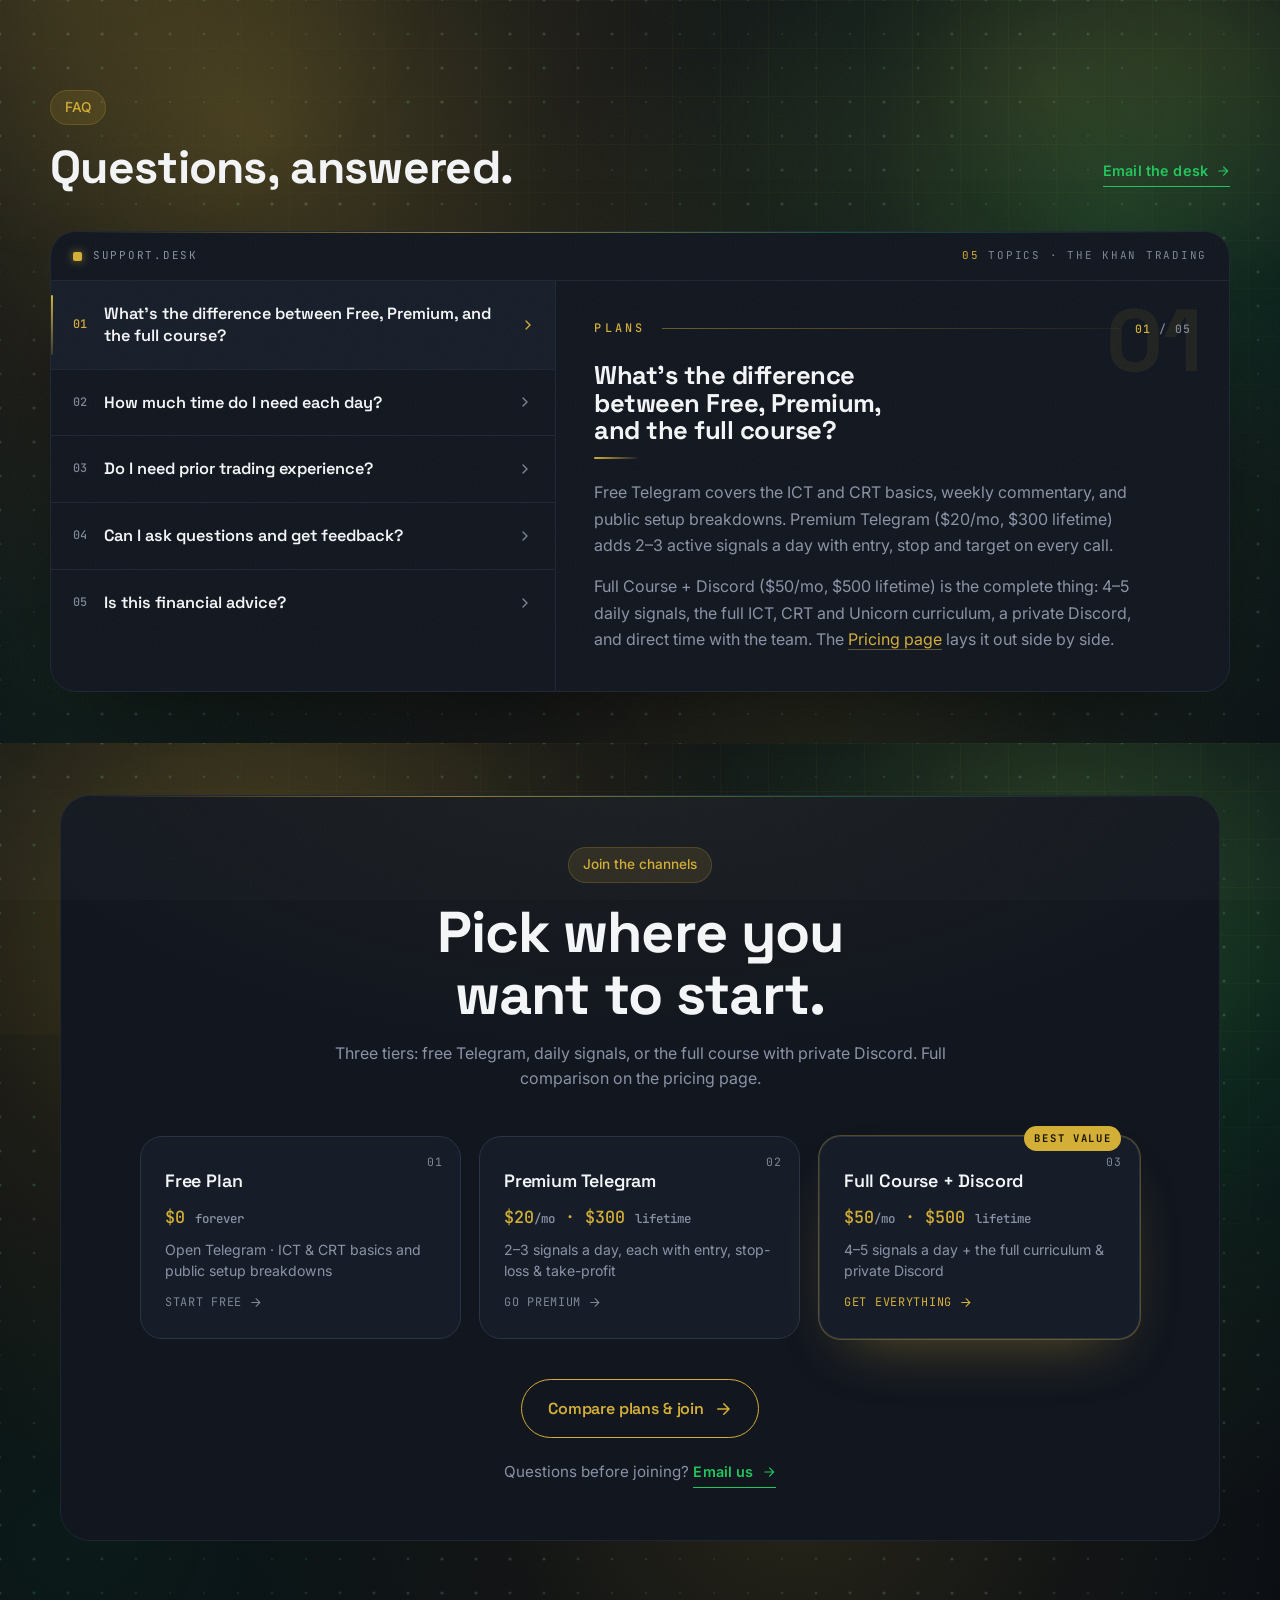
<file: faq-cta-preview.html>
<!doctype html>
<html lang="en">
<head>
<meta charset="utf-8" />
<meta name="viewport" content="width=device-width, initial-scale=1" />
<title>FAQ + CTA - preview</title>
<link rel="preconnect" href="https://fonts.googleapis.com" />
<link rel="preconnect" href="https://fonts.gstatic.com" crossorigin />
<link href="https://fonts.googleapis.com/css2?family=Inter:wght@400;500;600&family=JetBrains+Mono:wght@400;500&family=Space+Grotesk:wght@500;600;700&display=swap" rel="stylesheet" />
<link rel="stylesheet" href="css/styles.css" />
<style>
  body { margin: 0; background: var(--bg-base); }

  /* ============================================================
     Animated backdrop - drifting chart-grid + breathing glow
     ============================================================ */
  .faq-section, .join-section { position: relative; isolation: isolate; }
  .faq-section > .container, .join-section > .container { position: relative; z-index: 1; }

  .faq-section::before, .join-section::before {
    content: '';
    position: absolute; inset: 0;
    z-index: 0;
    pointer-events: none;
    background-image:
      linear-gradient(rgba(212, 175, 55, 0.05) 1px, transparent 1px),
      linear-gradient(90deg, rgba(212, 175, 55, 0.05) 1px, transparent 1px);
    background-size: 48px 48px;
    -webkit-mask-image: radial-gradient(118% 92% at 74% 10%, #000 0%, rgba(0,0,0,0.4) 46%, transparent 80%);
    mask-image: radial-gradient(118% 92% at 74% 10%, #000 0%, rgba(0,0,0,0.4) 46%, transparent 80%);
    animation: bgGridDrift 26s linear infinite;
  }
  @keyframes bgGridDrift { to { background-position: 48px 48px, 48px 48px; } }

  .faq-section::after, .join-section::after {
    content: '';
    position: absolute; inset: 0;
    z-index: 0;
    pointer-events: none;
    background:
      radial-gradient(38% 46% at 82% 12%, rgba(212, 175, 55, 0.13), transparent 70%),
      radial-gradient(44% 54% at 6% 90%, rgba(34, 197, 94, 0.07), transparent 72%);
    animation: bgGlowBreath 16s ease-in-out infinite alternate;
  }
  @keyframes bgGlowBreath {
    0% { opacity: 0.5; transform: translate3d(0, 0, 0) scale(1); }
    100% { opacity: 1; transform: translate3d(0, -14px, 0) scale(1.05); }
  }
  @media (prefers-reduced-motion: reduce) {
    .faq-section::before, .join-section::before,
    .faq-section::after, .join-section::after { animation: none; }
  }

  /* ---- Canvas backdrop (aurora orbs + magnetic dot matrix) ---- */
  .bg-fx {
    position: absolute; inset: 0; z-index: 0; pointer-events: none; overflow: hidden;
    -webkit-mask-image: radial-gradient(150% 135% at 60% 38%, #000 0%, #000 60%, transparent 100%);
    mask-image: radial-gradient(150% 135% at 60% 38%, #000 0%, #000 60%, transparent 100%);
  }
  .bg-canvas { position: absolute; inset: 0; display: block; width: 100%; height: 100%; }

  /* ============================================================
     FAQ v3 - "Support Desk" terminal (master / detail)
     ============================================================ */
  .faq-section { padding: clamp(64px, 7vw, 112px) 0 clamp(40px, 4vw, 72px); }

  .faq2-head {
    display: flex;
    align-items: flex-end;
    justify-content: space-between;
    gap: 32px;
    flex-wrap: wrap;
    max-width: 1180px;
    margin: 0 auto clamp(26px, 3vw, 42px);
  }
  .faq2-head .eyebrow { margin-bottom: 18px; }
  .faq2-head h2 { font-size: clamp(2.1rem, 3.6vw, 3.4rem); }
  .faq2-head-aside {
    display: flex;
    flex-direction: column;
    align-items: flex-end;
    gap: 15px;
    padding-bottom: 6px;
  }
  /* The terminal frame */
  .faq2 {
    position: relative;
    max-width: 1180px;
    margin: 0 auto;
    border: 1px solid var(--line);
    border-radius: calc(var(--radius-lg) + 4px);
    background: var(--bg-elev);
    overflow: hidden;
    box-shadow: 0 44px 100px -54px rgba(0, 0, 0, 0.85);
  }
  .faq2::before {
    content: '';
    position: absolute; top: 0; left: 26px; right: 26px; height: 1px;
    background: linear-gradient(90deg, transparent, rgba(212, 175, 55, 0.65), rgba(34, 197, 94, 0.32), transparent);
  }

  /* Terminal title bar */
  .faq2-bar {
    display: flex; align-items: center; justify-content: space-between; gap: 16px;
    padding: 15px 22px;
    border-bottom: 1px solid var(--line);
    font-family: var(--font-mono);
    font-size: 0.68rem;
    letter-spacing: 0.16em;
    text-transform: uppercase;
    color: var(--ink-dim);
  }
  .faq2-bar-title { display: inline-flex; align-items: center; gap: 11px; color: var(--ink-mute); }
  .faq2-bar-title::before {
    content: '';
    width: 9px; height: 9px; border-radius: 2px;
    background: var(--gold); box-shadow: 0 0 10px rgba(212, 175, 55, 0.6);
  }
  .faq2-bar-meta .hl { color: var(--gold); }

  /* Body grid: question rail | answer pane */
  .faq2-body { display: grid; grid-template-columns: minmax(0, 0.9fr) minmax(0, 1.2fr); }
  .faq2-list { border-right: 1px solid var(--line); }

  .faq2-item { border-bottom: 1px solid var(--line); }
  .faq2-item:last-child { border-bottom: 0; }

  .faq2-q {
    width: 100%;
    text-align: left;
    cursor: pointer;
    background: transparent;
    border: 0;
    display: grid;
    grid-template-columns: auto 1fr auto;
    align-items: center;
    gap: 16px;
    padding: 22px 22px;
    color: var(--ink);
    font-family: var(--font-display);
    font-weight: 600;
    font-size: 1.02rem;
    line-height: 1.34;
    position: relative;
    transition: background 0.3s, padding-left 0.45s var(--ease-out), color 0.25s;
  }
  .faq2-q::before {
    content: '';
    position: absolute; left: 0; top: 14px; bottom: 14px; width: 2px;
    background: linear-gradient(var(--gold), rgba(212, 175, 55, 0.2));
    border-radius: 2px;
    transform: scaleY(0); transform-origin: top center; opacity: 0;
    transition: transform 0.5s var(--ease-out), opacity 0.3s ease;
  }
  .faq2-num {
    font-family: var(--font-mono);
    font-size: 0.74rem;
    font-weight: 500;
    letter-spacing: 0.04em;
    color: var(--ink-dim);
    transition: color 0.25s ease;
  }
  .faq2-chev {
    width: 16px; height: 16px;
    color: var(--ink-dim);
    flex-shrink: 0;
    transition: transform 0.4s var(--ease-out), color 0.25s ease;
  }
  .faq2-q:hover { background: rgba(212, 175, 55, 0.05); padding-left: 30px; }
  .faq2-q:hover .faq2-num { color: var(--gold); }
  .faq2-item.active .faq2-q { background: var(--bg-elev-2); }
  .faq2-item.active .faq2-q::before { transform: scaleY(1); opacity: 1; animation: railGlow 2.2s ease-in-out infinite; }
  @keyframes railGlow { 0%, 100% { box-shadow: 0 0 7px -2px var(--gold); } 50% { box-shadow: 0 0 13px 0 var(--gold); } }
  .faq2-item.active .faq2-num { color: var(--gold); }
  .faq2-item.active .faq2-chev { color: var(--gold); transform: translateX(3px); }

  /* Hidden source - cloned into the pane on desktop, expanded inline on mobile */
  .faq2-src { display: none; }

  /* Answer detail pane */
  .faq2-detail {
    position: relative;
    padding: clamp(28px, 3vw, 44px) clamp(26px, 3vw, 46px);
    min-height: 348px;
  }
  .faq2-detail::after {
    content: attr(data-wm);
    position: absolute; top: 16px; right: 26px;
    font-family: var(--font-display);
    font-weight: 700;
    font-size: 5.5rem;
    line-height: 1;
    color: var(--gold);
    opacity: 0.06;
    pointer-events: none;
    user-select: none;
    animation: wmBreath 4.5s ease-in-out infinite;
  }
  @keyframes wmBreath { 0%, 100% { opacity: 0.05; } 50% { opacity: 0.1; } }
  /* watermark pops on each switch, then resumes its slow breath */
  .faq2-detail.anim::after { animation: wmFlash 0.7s var(--ease-out) both, wmBreath 4.5s ease-in-out 0.7s infinite; }
  @keyframes wmFlash {
    0% { opacity: 0; transform: translateY(8px) scale(0.9); }
    55% { opacity: 0.2; }
    100% { opacity: 0.08; transform: none; }
  }

  /* gold scan-sweep across the pane on every switch */
  .faq2-detail::before {
    content: '';
    position: absolute; top: 0; bottom: 0; width: 45%; left: -50%;
    background: linear-gradient(90deg, transparent, rgba(212, 175, 55, 0.10), transparent);
    pointer-events: none; opacity: 0; z-index: 2;
  }
  .faq2-detail.anim::before { animation: paneSweep 0.85s cubic-bezier(0.4, 0, 0.1, 1); }
  @keyframes paneSweep { 0% { left: -50%; opacity: 1; } 100% { left: 120%; opacity: 0; } }

  /* live equalizer - ambient motion while reading */
  @keyframes liveBar { 0%, 100% { transform: scaleY(0.3); } 50% { transform: scaleY(1); } }
  .faq2-ans-tag {
    display: flex; align-items: center; gap: 16px;
    margin-bottom: 24px;
  }
  .faq2-ans-name {
    font-family: var(--font-mono); font-size: 0.74rem; font-weight: 500;
    letter-spacing: 0.28em; text-transform: uppercase; color: var(--gold);
    white-space: nowrap;
  }
  .faq2-ans-rule {
    flex: 1 1 auto; height: 1px;
    background: linear-gradient(90deg, rgba(212, 175, 55, 0.45), rgba(212, 175, 55, 0.06));
    transform-origin: left center;
  }
  .faq2-ans-coord {
    font-family: var(--font-mono); font-size: 0.72rem; font-weight: 500;
    letter-spacing: 0.08em; color: var(--ink-dim); white-space: nowrap;
  }
  .faq2-ans-coord b { color: var(--gold); font-weight: 500; }
  .faq2-detail h3 {
    position: relative;
    font-size: clamp(1.3rem, 2vw, 1.72rem);
    margin-bottom: 20px; padding-bottom: 14px;
    max-width: 22ch;
  }
  .faq2-detail h3::after {
    content: ''; position: absolute; left: 0; bottom: 0;
    width: 46px; height: 2px; transform-origin: left center;
    background: linear-gradient(90deg, var(--gold), rgba(212, 175, 55, 0));
  }
  .faq2-detail-ans { color: var(--ink-mute); font-size: 1rem; line-height: 1.66; max-width: 54ch; }
  .faq2-detail-ans p { margin: 0 0 0.9em; color: inherit; }
  .faq2-detail-ans p:last-child { margin-bottom: 0; }
  .faq2-detail-ans a { color: var(--gold); border-bottom: 1px solid rgba(212, 175, 55, 0.4); }

  /* Switch-in: label springs in, rule + underline draw across, heading wipes
     with a blur clear, paragraphs cascade up. */
  .faq2-detail.anim .faq2-ans-name { animation: tagIn 0.55s cubic-bezier(0.34, 1.56, 0.64, 1) both; }
  .faq2-detail.anim .faq2-ans-rule { animation: ruleDraw 0.7s cubic-bezier(0.22, 1, 0.36, 1) 0.08s both; }
  .faq2-detail.anim .faq2-ans-coord { animation: tagIn 0.5s cubic-bezier(0.34, 1.56, 0.64, 1) 0.24s both; }
  .faq2-detail.anim h3 { animation: h3Wipe 0.66s cubic-bezier(0.22, 1, 0.36, 1) 0.1s both; }
  .faq2-detail.anim h3::after { animation: ruleDraw 0.6s cubic-bezier(0.22, 1, 0.36, 1) 0.34s both; }
  .faq2-detail.anim .faq2-detail-ans p { animation: pIn 0.62s cubic-bezier(0.22, 1, 0.36, 1) both; }
  .faq2-detail.anim .faq2-detail-ans p:nth-child(1) { animation-delay: 0.22s; }
  .faq2-detail.anim .faq2-detail-ans p:nth-child(2) { animation-delay: 0.34s; }
  .faq2-detail.anim .faq2-detail-ans p:nth-child(3) { animation-delay: 0.46s; }
  @keyframes tagIn { from { opacity: 0; transform: translateX(-14px); } to { opacity: 1; transform: none; } }
  @keyframes ruleDraw { from { transform: scaleX(0); opacity: 0; } to { transform: scaleX(1); opacity: 1; } }
  @keyframes h3Wipe {
    from { opacity: 0; clip-path: inset(0 100% 0 0); transform: translateY(10px); filter: blur(4px); }
    to { opacity: 1; clip-path: inset(0 0 0 0); transform: none; filter: blur(0); }
  }
  @keyframes pIn {
    from { opacity: 0; transform: translateY(18px); filter: blur(5px); }
    to { opacity: 1; transform: none; filter: blur(0); }
  }
  @media (prefers-reduced-motion: reduce) {
    .faq2-detail.anim .faq2-ans-name,
    .faq2-detail.anim .faq2-ans-rule,
    .faq2-detail.anim .faq2-ans-coord,
    .faq2-detail.anim h3,
    .faq2-detail.anim h3::after,
    .faq2-detail.anim::after,
    .faq2-detail.anim .faq2-detail-ans p,
    .faq2-item.active .faq2-q::before,
    .faq2-detail::after,
    .faq2-detail.anim::before,
    .faq2-live span { animation: none; }
    .faq2-detail.anim h3 { clip-path: none; }
  }

  /* ============================================================
     Final CTA - anchored panel
     ============================================================ */
  .join-section { padding: clamp(36px, 4vw, 60px) 0 clamp(72px, 7vw, 112px); }
  .join-panel {
    position: relative;
    max-width: 1160px;
    margin: 0 auto;
    padding: clamp(40px, 4vw, 60px) clamp(24px, 3vw, 52px) clamp(40px, 4vw, 56px);
    background:
      radial-gradient(120% 90% at 50% -10%, rgba(212, 175, 55, 0.06), transparent 55%),
      var(--bg-elev);
    border: 1px solid var(--line);
    border-radius: calc(var(--radius-lg) + 8px);
  }
  .join-panel::before {
    content: '';
    position: absolute;
    top: 0; left: 30px; right: 30px;
    height: 1px;
    background: linear-gradient(90deg, transparent, rgba(212, 175, 55, 0.65), rgba(34, 197, 94, 0.32), transparent);
  }
  .join-head { text-align: center; max-width: 640px; margin: 0 auto 44px; }
  .join-head .eyebrow { margin-bottom: 18px; }
  .join-head p { margin-top: 16px; }

  .join-section .join-tiers { max-width: 1000px; }
  .join-section .join-tier {
    background: var(--bg-elev-2);
    border-color: var(--line-strong);
    padding-top: 30px;
    will-change: transform;
  }

  /* Idle float - gentle, staggered, organic. Starts only once the card has
     revealed (.in) so it doesn't fight the entrance transition. */
  .join-section .join-tier.reveal.in {
    animation: tierFloat 6s ease-in-out infinite;
    animation-delay: calc(1s + var(--i, 0) * 0.4s);
  }
  .join-section .join-tier.reveal.in:nth-of-type(2) { animation-duration: 6.8s; }
  .join-section .join-tier.reveal.in:nth-of-type(3) { animation-duration: 5.4s; }
  /* Pause the float on hover so the lift takes over cleanly */
  .join-section .join-tier:hover { animation-play-state: paused; }
  @keyframes tierFloat {
    0%   { transform: translateY(0); }
    50%  { transform: translateY(-12px); }
    100% { transform: translateY(0); }
  }
  @media (prefers-reduced-motion: reduce) {
    .join-section .join-tier.reveal.in { animation: none; }
  }
  .join-section .join-tier-badge { white-space: nowrap; }
  .join-tier-idx {
    position: absolute;
    top: 16px; right: 18px;
    font-family: var(--font-mono);
    font-size: 0.72rem;
    color: var(--ink-dim);
    letter-spacing: 0.06em;
  }
  .join-section .join-tier.featured {
    box-shadow: 0 0 0 1px rgba(212, 175, 55, 0.34), 0 26px 64px -30px rgba(212, 175, 55, 0.45);
  }
  .join-section .join-tier.featured:hover {
    box-shadow: 0 0 0 1px rgba(212, 175, 55, 0.5), 0 30px 70px -28px rgba(212, 175, 55, 0.55);
  }
  .join-tier-go {
    margin-top: 4px;
    display: inline-flex;
    align-items: center;
    gap: 7px;
    font-family: var(--font-mono);
    font-size: 0.74rem;
    letter-spacing: 0.06em;
    text-transform: uppercase;
    color: var(--ink-dim);
    transition: gap 0.4s var(--ease-out), color 0.3s ease;
  }
  .join-tier-go svg { width: 13px; height: 13px; }
  .join-tier:hover .join-tier-go { gap: 11px; color: var(--gold); }
  .join-tier.featured .join-tier-go { color: var(--gold); }

  .join-foot { margin-top: 40px; text-align: center; }
  .join-foot .join-note { margin: 22px 0 0; font-size: 0.95rem; color: var(--ink-mute); }

  /* ============================================================
     Motion - staggered, blur-in scroll reveal
     ============================================================ */
  .faq-section .reveal,
  .join-section .reveal {
    filter: blur(8px);
    transition: opacity 0.9s var(--ease-out), transform 0.9s var(--ease-out), filter 0.9s var(--ease-out);
    transition-delay: calc(var(--i, 0) * 80ms);
  }
  .faq-section .reveal.in,
  .join-section .reveal.in { filter: blur(0); }

  @media (prefers-reduced-motion: reduce) {
    .faq-section .reveal, .join-section .reveal { filter: none; }
  }

  /* ============================================================
     Mobile - terminal collapses to an accordion
     ============================================================ */
  @media (max-width: 900px) {
    .faq2-head { flex-direction: column; align-items: flex-start; }
    .faq2-head-aside { align-items: flex-start; }

    .faq2-body { grid-template-columns: 1fr; }
    .faq2-list { border-right: 0; }
    .faq2-detail { display: none; }

    .faq2-src {
      display: grid;
      grid-template-rows: 0fr;
      transition: grid-template-rows 0.45s var(--ease-out);
      background: var(--bg-elev-2);
    }
    .faq2-item.active .faq2-src { grid-template-rows: 1fr; }
    .faq2-src-inner { overflow: hidden; }
    .faq2-item.active .faq2-src-inner {
      padding: 4px 22px 26px;
      border-left: 2px solid var(--gold);
    }
    .faq2-src .faq2-ans-tag { margin-bottom: 12px; }
    .faq2-src h3 { display: none; }
    @media (prefers-reduced-motion: reduce) {
      .faq2-src { transition: none; }
    }
  }
</style>
</head>
<body>

  <!-- ============ FAQ ============ -->
  <section class="faq-section" aria-labelledby="faq-h">
    <div class="bg-fx" aria-hidden="true"><canvas class="bg-canvas"></canvas></div>
    <div class="container" data-comment-anchor="cd5a38b14d-div">

      <div class="faq2-head reveal" style="--i:0">
        <div>
          <span class="eyebrow">FAQ</span>
          <h2 id="faq-h">Questions, answered.</h2>
        </div>
        <div class="faq2-head-aside">
          <a class="link-arrow" href="contact.html">Email the desk
            <svg width="14" height="14" viewBox="0 0 24 24" fill="none" stroke="currentColor" stroke-width="2" stroke-linecap="round"><path d="M5 12h14M13 5l7 7-7 7" /></svg>
          </a>
        </div>
      </div>

      <div class="faq2 reveal" style="--i:1">
        <div class="faq2-bar">
          <span class="faq2-bar-title">support.desk</span>
          <span class="faq2-bar-meta"><span class="hl">05</span> topics &middot; the khan trading</span>
        </div>

        <div class="faq2-body">
          <div class="faq2-list" role="tablist" aria-label="Frequently asked questions">

            <div class="faq2-item active">
              <button class="faq2-q" aria-expanded="true">
                <span class="faq2-num">01</span>
                <span class="faq2-q-text">What's the difference between Free, Premium, and the full course?</span>
                <svg class="faq2-chev" viewBox="0 0 24 24" fill="none" stroke="currentColor" stroke-width="2" stroke-linecap="round"><path d="M9 6l6 6-6 6" /></svg>
              </button>
              <div class="faq2-src">
                <div class="faq2-src-inner">
                  <span class="faq2-ans-tag"><span class="faq2-ans-name">Plans</span><span class="faq2-ans-rule"></span><span class="faq2-ans-coord"><b>01</b> / 05</span></span>
                  <h3>What's the difference between Free, Premium, and the full course?</h3>
                  <div class="faq2-detail-ans">
                    <p>Free Telegram covers the ICT and CRT basics, weekly commentary, and public setup breakdowns. Premium Telegram ($20/mo, $300 lifetime) adds 2&ndash;3 active signals a day with entry, stop and target on every call.</p>
                    <p>Full Course + Discord ($50/mo, $500 lifetime) is the complete thing: 4&ndash;5 daily signals, the full ICT, CRT and Unicorn curriculum, a private Discord, and direct time with the team. The <a href="pricing.html">Pricing page</a> lays it out side by side.</p>
                  </div>
                </div>
              </div>
            </div>

            <div class="faq2-item">
              <button class="faq2-q" aria-expanded="false">
                <span class="faq2-num">02</span>
                <span class="faq2-q-text">How much time do I need each day?</span>
                <svg class="faq2-chev" viewBox="0 0 24 24" fill="none" stroke="currentColor" stroke-width="2" stroke-linecap="round"><path d="M9 6l6 6-6 6" /></svg>
              </button>
              <div class="faq2-src">
                <div class="faq2-src-inner">
                  <span class="faq2-ans-tag"><span class="faq2-ans-name">Time</span><span class="faq2-ans-rule"></span><span class="faq2-ans-coord"><b>02</b> / 05</span></span>
                  <h3>How much time do I need each day?</h3>
                  <div class="faq2-detail-ans">
                    <p>Plan for 1&ndash;2 hours during the London or New York session. CRT is session-based &mdash; outside the kill-zones there's nothing to do but study.</p>
                  </div>
                </div>
              </div>
            </div>

            <div class="faq2-item">
              <button class="faq2-q" aria-expanded="false">
                <span class="faq2-num">03</span>
                <span class="faq2-q-text">Do I need prior trading experience?</span>
                <svg class="faq2-chev" viewBox="0 0 24 24" fill="none" stroke="currentColor" stroke-width="2" stroke-linecap="round"><path d="M9 6l6 6-6 6" /></svg>
              </button>
              <div class="faq2-src">
                <div class="faq2-src-inner">
                  <span class="faq2-ans-tag"><span class="faq2-ans-name">Experience</span><span class="faq2-ans-rule"></span><span class="faq2-ans-coord"><b>03</b> / 05</span></span>
                  <h3>Do I need prior trading experience?</h3>
                  <div class="faq2-detail-ans">
                    <p>Helpful but not required. If you know candles, support/resistance, and basic risk management, you have enough. The free channel is the on-ramp &mdash; start there.</p>
                  </div>
                </div>
              </div>
            </div>

            <div class="faq2-item">
              <button class="faq2-q" aria-expanded="false">
                <span class="faq2-num">04</span>
                <span class="faq2-q-text">Can I ask questions and get feedback?</span>
                <svg class="faq2-chev" viewBox="0 0 24 24" fill="none" stroke="currentColor" stroke-width="2" stroke-linecap="round"><path d="M9 6l6 6-6 6" /></svg>
              </button>
              <div class="faq2-src">
                <div class="faq2-src-inner">
                  <span class="faq2-ans-tag"><span class="faq2-ans-name">Feedback</span><span class="faq2-ans-rule"></span><span class="faq2-ans-coord"><b>04</b> / 05</span></span>
                  <h3>Can I ask questions and get feedback?</h3>
                  <div class="faq2-detail-ans">
                    <p>Yes, depending on tier. Premium Telegram is mostly signals. The real back-and-forth &mdash; posting your charts, talking to the team directly &mdash; lives in the private Discord that comes with the Full Course.</p>
                  </div>
                </div>
              </div>
            </div>

            <div class="faq2-item">
              <button class="faq2-q" aria-expanded="false">
                <span class="faq2-num">05</span>
                <span class="faq2-q-text">Is this financial advice?</span>
                <svg class="faq2-chev" viewBox="0 0 24 24" fill="none" stroke="currentColor" stroke-width="2" stroke-linecap="round"><path d="M9 6l6 6-6 6" /></svg>
              </button>
              <div class="faq2-src">
                <div class="faq2-src-inner">
                  <span class="faq2-ans-tag"><span class="faq2-ans-name">Disclaimer</span><span class="faq2-ans-rule"></span><span class="faq2-ans-coord"><b>05</b> / 05</span></span>
                  <h3>Is this financial advice?</h3>
                  <div class="faq2-detail-ans">
                    <p>No. Everything shared in The Khan Trading channels is educational. You are responsible for your own trading decisions and risk management.</p>
                  </div>
                </div>
              </div>
            </div>

          </div>

          <div class="faq2-detail" data-wm="01" aria-live="polite">
            <div class="faq2-detail-content"></div>
          </div>
        </div>
      </div>
    </div>
  </section>

  <!-- ============ FINAL CTA ============ -->
  <section class="join-section" id="join" aria-labelledby="join-h">
    <div class="bg-fx" aria-hidden="true"><canvas class="bg-canvas"></canvas></div>
    <div class="container">
      <div class="join-panel">
        <div class="join-head reveal" style="--i:0">
          <span class="eyebrow">Join the channels</span>
          <h2 id="join-h">Pick where you want to start.</h2>
          <p>Three tiers: free Telegram, daily signals, or the full course with private Discord. Full comparison on the pricing page.</p>
        </div>

        <div class="join-tiers">
          <a class="join-tier reveal" href="pricing.html" style="--i:1">
            <span class="join-tier-idx">01</span>
            <span class="join-tier-name">Free Plan</span>
            <span class="join-tier-price">$0 <em>forever</em></span>
            <span class="join-tier-hook">Open Telegram &middot; ICT &amp; CRT basics and public setup breakdowns</span>
            <span class="join-tier-go">Start free <svg viewBox="0 0 24 24" fill="none" stroke="currentColor" stroke-width="2" stroke-linecap="round"><path d="M5 12h14M13 5l7 7-7 7" /></svg></span>
          </a>
          <a class="join-tier reveal" href="pricing.html" style="--i:2">
            <span class="join-tier-idx">02</span>
            <span class="join-tier-name">Premium Telegram</span>
            <span class="join-tier-price">$20<em>/mo</em> &middot; $300 <em>lifetime</em></span>
            <span class="join-tier-hook">2&ndash;3 signals a day, each with entry, stop-loss &amp; take-profit</span>
            <span class="join-tier-go">Go premium <svg viewBox="0 0 24 24" fill="none" stroke="currentColor" stroke-width="2" stroke-linecap="round"><path d="M5 12h14M13 5l7 7-7 7" /></svg></span>
          </a>
          <a class="join-tier featured reveal" href="pricing.html" style="--i:3">
            <span class="join-tier-idx">03</span>
            <span class="join-tier-name">Full Course + Discord</span>
            <span class="join-tier-price">$50<em>/mo</em> &middot; $500 <em>lifetime</em></span>
            <span class="join-tier-hook">4&ndash;5 signals a day + the full curriculum &amp; private Discord</span>
            <span class="join-tier-go">Get everything <svg viewBox="0 0 24 24" fill="none" stroke="currentColor" stroke-width="2" stroke-linecap="round"><path d="M5 12h14M13 5l7 7-7 7" /></svg></span>
            <span class="join-tier-badge">Best value</span>
          </a>
        </div>

        <div class="join-foot reveal" style="--i:2">
          <a class="btn-tg btn-tg-premium" href="pricing.html">
            Compare plans &amp; join
            <svg viewBox="0 0 24 24" fill="none" stroke="currentColor" stroke-width="2" stroke-linecap="round"><path d="M5 12h14M13 5l7 7-7 7" /></svg>
          </a>
          <p class="join-note">Questions before joining? <a class="link-arrow" href="contact.html">Email us
            <svg width="14" height="14" viewBox="0 0 24 24" fill="none" stroke="currentColor" stroke-width="2" stroke-linecap="round"><path d="M5 12h14M13 5l7 7-7 7" /></svg>
          </a></p>
        </div>
      </div>
    </div>
  </section>

  <script src="js/main.js"></script>
  <script>
    (function () {
      const root = document.querySelector('.faq2');
      if (!root) return;
      const items = Array.prototype.slice.call(root.querySelectorAll('.faq2-item'));
      const detail = root.querySelector('.faq2-detail');
      const content = detail.querySelector('.faq2-detail-content');
      const mqMobile = window.matchMedia('(max-width: 900px)');
      let current = 0;

      function paintDetail(i) {
        const inner = items[i].querySelector('.faq2-src-inner');
        content.innerHTML = inner.innerHTML;
        detail.setAttribute('data-wm', items[i].querySelector('.faq2-num').textContent.trim());
        detail.classList.remove('anim');
        void detail.offsetWidth;
        detail.classList.add('anim');
      }

      function setActive(i) {
        items.forEach(function (it, idx) {
          const on = idx === i;
          it.classList.toggle('active', on);
          it.querySelector('.faq2-q').setAttribute('aria-expanded', on ? 'true' : 'false');
        });
      }

      function select(i) {
        current = i;
        setActive(i);
        if (!mqMobile.matches && i >= 0) paintDetail(i);
      }

      items.forEach(function (it, idx) {
        it.querySelector('.faq2-q').addEventListener('click', function () {
          if (mqMobile.matches) {
            select(it.classList.contains('active') ? -1 : idx);
          } else if (idx !== current) {
            select(idx);
          }
        });
      });

      const onMqChange = function () {
        if (!mqMobile.matches) {
          if (current < 0) current = 0;
          select(current);
        }
      };
      if (mqMobile.addEventListener) mqMobile.addEventListener('change', onMqChange);
      else mqMobile.addListener(onMqChange);

      select(0);
    })();

    /* ============================================================
       Canvas backdrop - aurora orbs behind a MAGNETIC DOT MATRIX:
       an ordered grid of dots that breathes with a slow brightness
       wave and ripples/repels away from the cursor (spring return),
       brightening to gold near the pointer.
       ============================================================ */
    (function () {
      var reduce = window.matchMedia('(prefers-reduced-motion: reduce)').matches;
      var canvases = Array.prototype.slice.call(document.querySelectorAll('.bg-canvas'));

      function mount(canvas) {
        var host = canvas.parentNode;
        var ctx = canvas.getContext('2d');
        var W = 0, H = 0, dpr = Math.min(window.devicePixelRatio || 1, 2);
        var dots = [], GAP = 34, cols = 0, rows = 0;
        var ripples = [];
        var mouse = { x: -9999, y: -9999, active: false };
        var t = 0, raf = 0, visible = true;

        var orbs = [
          { hue: '212,175,55', cx: 0.20, cy: 0.14, r: 0.48, ax: 0.05, ay: 0.04, sx: 0.11, sy: 0.07, ph: 0.0, a: 0.28 },
          { hue: '34,197,94',  cx: 0.82, cy: 0.28, r: 0.42, ax: 0.06, ay: 0.05, sx: 0.09, sy: 0.13, ph: 1.7, a: 0.20 },
          { hue: '212,175,55', cx: 0.62, cy: 0.86, r: 0.44, ax: 0.07, ay: 0.04, sx: 0.07, sy: 0.10, ph: 3.1, a: 0.15 }
        ];

        function makeDots() {
          dots = [];
          cols = Math.ceil(W / GAP) + 1; rows = Math.ceil(H / GAP) + 1;
          for (var r = 0; r < rows; r++) {
            for (var c = 0; c < cols; c++) {
              var hx = c * GAP, hy = r * GAP;
              dots.push({
                hx: hx, hy: hy, x: hx, y: hy, vx: 0, vy: 0, prox: 0,
                green: Math.random() < 0.10,
                ph: (hx * 0.013 + hy * 0.017)   // wave phase from home position
              });
            }
          }
        }

        function resize() {
          var b = host.getBoundingClientRect();
          W = Math.max(1, b.width); H = Math.max(1, b.height);
          dpr = Math.min(window.devicePixelRatio || 1, 2);
          canvas.width = Math.round(W * dpr); canvas.height = Math.round(H * dpr);
          canvas.style.width = W + 'px'; canvas.style.height = H + 'px';
          ctx.setTransform(dpr, 0, 0, dpr, 0, 0);
        }

        function draw() {
          ctx.clearRect(0, 0, W, H);

          // aurora orbs (additive glow)
          ctx.globalCompositeOperation = 'lighter';
          for (var k = 0; k < orbs.length; k++) {
            var o = orbs[k];
            var ox = (o.cx + Math.sin(t * o.sx + o.ph) * o.ax) * W;
            var oy = (o.cy + Math.cos(t * o.sy + o.ph) * o.ay) * H;
            var rad = o.r * Math.max(W, H);
            var g = ctx.createRadialGradient(ox, oy, 0, ox, oy, rad);
            g.addColorStop(0, 'rgba(' + o.hue + ',' + o.a + ')');
            g.addColorStop(0.5, 'rgba(' + o.hue + ',' + (o.a * 0.35) + ')');
            g.addColorStop(1, 'rgba(' + o.hue + ',0)');
            ctx.fillStyle = g; ctx.fillRect(0, 0, W, H);
          }

          // magnetic dot matrix (additive so dots glow against the dark)
          var R = Math.min(190, Math.max(120, W * 0.14)), R2 = R * R;
          var dt = reduce ? 0 : 1;

          // advance click shockwaves
          for (var s = ripples.length - 1; s >= 0; s--) {
            var rp = ripples[s];
            rp.r += 9 * dt;
            if (rp.r > Math.max(W, H) * 1.25) ripples.splice(s, 1);
          }

          for (var i = 0; i < dots.length; i++) {
            var d = dots[i];
            var prox = 0;
            if (mouse.active && !reduce) {
              var dx = d.x - mouse.x, dy = d.y - mouse.y, dist2 = dx * dx + dy * dy;
              if (dist2 < R2) {
                var dd = Math.sqrt(dist2) || 1, fall = 1 - dd / R;
                prox = fall;
                // repel outward from the cursor (gentle)
                var push = fall * fall * 15;
                d.vx += (dx / dd) * push * 0.05;
                d.vy += (dy / dd) * push * 0.05;
              }
            }
            // shockwave impulse - dots near the expanding ring get shoved outward
            for (var s2 = 0; s2 < ripples.length; s2++) {
              var rp2 = ripples[s2];
              var rx = d.hx - rp2.x, ry = d.hy - rp2.y;
              var rdist = Math.sqrt(rx * rx + ry * ry) || 1;
              var band = Math.abs(rdist - rp2.r);
              if (band < 34) {
                var k2 = (1 - band / 34) * (1 - rp2.r / (Math.max(W, H) * 1.25)) * 3;
                d.vx += (rx / rdist) * k2;
                d.vy += (ry / rdist) * k2;
                if (k2 * 0.08 > prox) prox = k2 * 0.08;
              }
            }
            // spring back home + damping
            d.vx += (d.hx - d.x) * 0.06; d.vy += (d.hy - d.y) * 0.06;
            d.vx *= 0.82; d.vy *= 0.82;
            d.x += d.vx * dt; d.y += d.vy * dt;
            d.prox = prox;
          }

          // energized mesh - links to right & bottom neighbours, gold near the cursor
          for (var li = 0; li < dots.length; li++) {
            var a = dots[li];
            var col = li % cols;
            var right = (col < cols - 1) ? dots[li + 1] : null;
            var down = (li + cols < dots.length) ? dots[li + cols] : null;
            for (var nn = 0; nn < 2; nn++) {
              var b = nn === 0 ? right : down;
              if (!b) continue;
              var energy = Math.max(a.prox, b.prox);
              if (energy < 0.02) continue;
              var lalpha = energy * 0.3;
              ctx.strokeStyle = 'rgba(212,175,55,' + lalpha + ')';
              ctx.lineWidth = 1;
              ctx.beginPath(); ctx.moveTo(a.x, a.y); ctx.lineTo(b.x, b.y); ctx.stroke();
            }
          }

          for (var m = 0; m < dots.length; m++) {
            var d2 = dots[m];
            var prox2 = d2.prox;
            // resting brightness wave so the field breathes without a cursor
            var wave = 0.5 + 0.5 * Math.sin(t * 0.9 + d2.ph);
            var base = 0.10 + wave * 0.12;
            var alpha = base + prox2 * 0.6;
            var rr = 1.1 + wave * 0.5 + prox2 * 1.5;

            var hue;
            if (prox2 > 0.04) hue = '212,175,55';          // gold near cursor / shockwave
            else if (d2.green) hue = '52,211,120';         // sparse green nodes
            else hue = '150,166,190';                       // slate at rest

            if (prox2 > 0.22) {
              var gg = ctx.createRadialGradient(d2.x, d2.y, 0, d2.x, d2.y, rr * 3.2);
              gg.addColorStop(0, 'rgba(' + hue + ',' + (alpha * 0.4) + ')');
              gg.addColorStop(1, 'rgba(' + hue + ',0)');
              ctx.fillStyle = gg;
              ctx.beginPath(); ctx.arc(d2.x, d2.y, rr * 3.2, 0, Math.PI * 2); ctx.fill();
            }
            ctx.fillStyle = 'rgba(' + hue + ',' + alpha + ')';
            ctx.beginPath(); ctx.arc(d2.x, d2.y, rr, 0, Math.PI * 2); ctx.fill();
          }

          // expanding gold ring for each live shockwave
          for (var sr = 0; sr < ripples.length; sr++) {
            var rp3 = ripples[sr];
            var fade = 1 - rp3.r / (Math.max(W, H) * 1.25);
            ctx.strokeStyle = 'rgba(212,175,55,' + (fade * 0.22) + ')';
            ctx.lineWidth = 1.4;
            ctx.beginPath(); ctx.arc(rp3.x, rp3.y, rp3.r, 0, Math.PI * 2); ctx.stroke();
          }
          ctx.globalCompositeOperation = 'source-over';
        }

        function loop() { if (visible) { t += 0.016; draw(); } raf = requestAnimationFrame(loop); }

        resize(); makeDots();
        var ro = new ResizeObserver(function () { resize(); makeDots(); });
        ro.observe(host);
        var io = new IntersectionObserver(function (es) { es.forEach(function (e) { visible = e.isIntersecting; }); }, { threshold: 0 });
        io.observe(host);
        window.addEventListener('pointermove', function (e) {
          var b = host.getBoundingClientRect();
          mouse.x = e.clientX - b.left; mouse.y = e.clientY - b.top;
          mouse.active = e.clientX >= b.left && e.clientX <= b.right && e.clientY >= b.top && e.clientY <= b.bottom;
        }, { passive: true });
        window.addEventListener('blur', function () { mouse.active = false; });
        if (!reduce) {
          host.parentNode.addEventListener('pointerdown', function (e) {
            var b = host.getBoundingClientRect();
            if (e.clientX < b.left || e.clientX > b.right || e.clientY < b.top || e.clientY > b.bottom) return;
            ripples.push({ x: e.clientX - b.left, y: e.clientY - b.top, r: 0 });
            if (ripples.length > 4) ripples.shift();
          }, { passive: true });
        }

        if (reduce) { t = 1.4; draw(); }
        else { draw(); raf = requestAnimationFrame(loop); }
      }

      canvases.forEach(mount);
    })();
  </script>
</body>
</html>
</file>
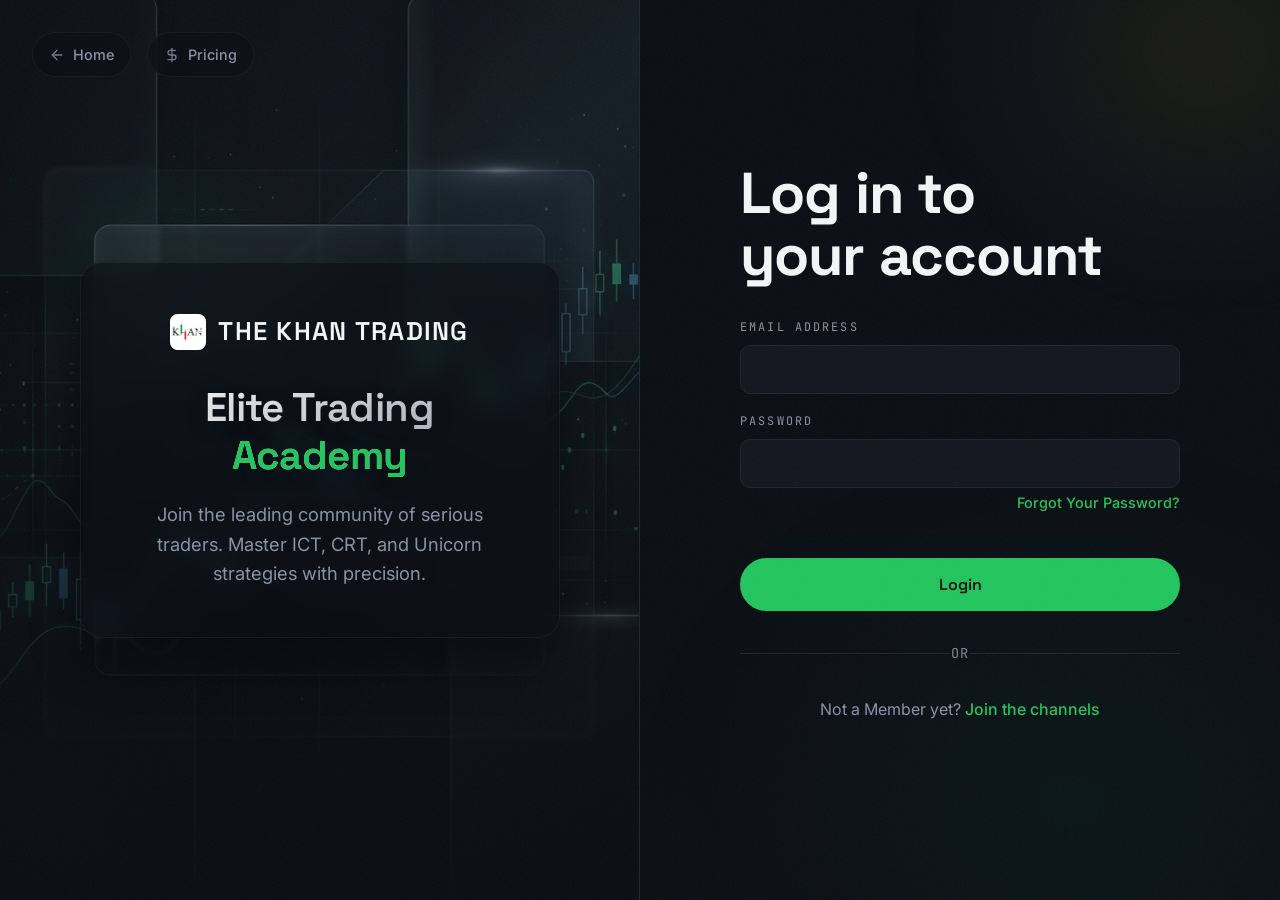
<file: login.html>
<!doctype html>
<html lang="en">
<head>
<meta charset="utf-8" />
<meta name="viewport" content="width=device-width, initial-scale=1, viewport-fit=cover" />
<title>Login - The Khan Trading</title>
<meta name="theme-color" content="#0A0E14" />
<meta name="robots" content="noindex" />
<link rel="icon" type="image/jpeg" href="assets/img/logo.jpg" />

<link rel="preconnect" href="https://fonts.googleapis.com" />
<link rel="preconnect" href="https://fonts.gstatic.com" crossorigin />
<link href="https://fonts.googleapis.com/css2?family=Inter:wght@400;500;600&family=JetBrains+Mono:wght@400;500&family=Space+Grotesk:wght@500;600;700&display=swap" rel="stylesheet" />
<link rel="stylesheet" href="css/styles.css" />
</head>
<body>

<div class="auth-layout">
  <div class="auth-side">
    <div class="auth-top-nav">
      <a href="index.html" class="auth-nav-link">
        <svg xmlns="http://www.w3.org/2000/svg" viewBox="0 0 24 24" fill="none" stroke="currentColor" stroke-width="2" stroke-linecap="round" stroke-linejoin="round"><line x1="19" y1="12" x2="5" y2="12"></line><polyline points="12 19 5 12 12 5"></polyline></svg>
        Home
      </a>
      <a href="pricing.html" class="auth-nav-link">
        <svg xmlns="http://www.w3.org/2000/svg" viewBox="0 0 24 24" fill="none" stroke="currentColor" stroke-width="2" stroke-linecap="round" stroke-linejoin="round"><path d="M12 2v20"></path><path d="M17 5H9.5a3.5 3.5 0 0 0 0 7h5a3.5 3.5 0 0 1 0 7H6"></path></svg>
        Pricing
      </a>
    </div>
    <div class="auth-side-inner">
      <a class="brand" href="index.html">
        <span class="brand-mark"><img src="assets/img/logo.jpg" alt="Logo" style="border-radius: 8px;" /></span>
        <span style="font-weight: 600; letter-spacing: 0.05em; text-transform: uppercase;">The Khan Trading</span>
      </a>
      <h2 class="auth-tagline">Elite Trading<br><span style="color: var(--bull); -webkit-text-fill-color: initial;">Academy</span></h2>
      <p class="auth-desc">Join the leading community of serious traders. Master ICT, CRT, and Unicorn strategies with precision.</p>
    </div>
  </div>
  
  <div class="auth-form-container reveal">
    <div class="auth-form-inner">
      <h2>Log in to your account</h2>
      <form class="form" action="login.html" method="GET" data-static-form data-static-message="Login is not connected yet. Use Contact if you need account help.">
        <div>
          <label for="email">Email Address</label>
          <input id="email" name="email" type="email" required autocomplete="email" />
        </div>
        <div>
          <label for="password">Password</label>
          <input id="password" name="password" type="password" required autocomplete="current-password" />
        </div>
        <div style="text-align: right; margin-top: -16px; margin-bottom: 24px;">
          <a href="contact.html" style="color: var(--bull); font-size: 0.9rem; font-weight: 500;">Forgot Your Password?</a>
        </div>
        <button type="submit" style="width: 100%;">Login</button>
        <p class="form-status" role="status" aria-live="polite" tabindex="-1"></p>
      </form>
      
      <div class="auth-or">Or</div>
      
      <div class="auth-footer">
        <p>Not a Member yet? <a href="index.html#join">Join the channels</a></p>
      </div>
    </div>
  </div>
</div>

<script src="js/main.js"></script>
</body>
</html>
</file>
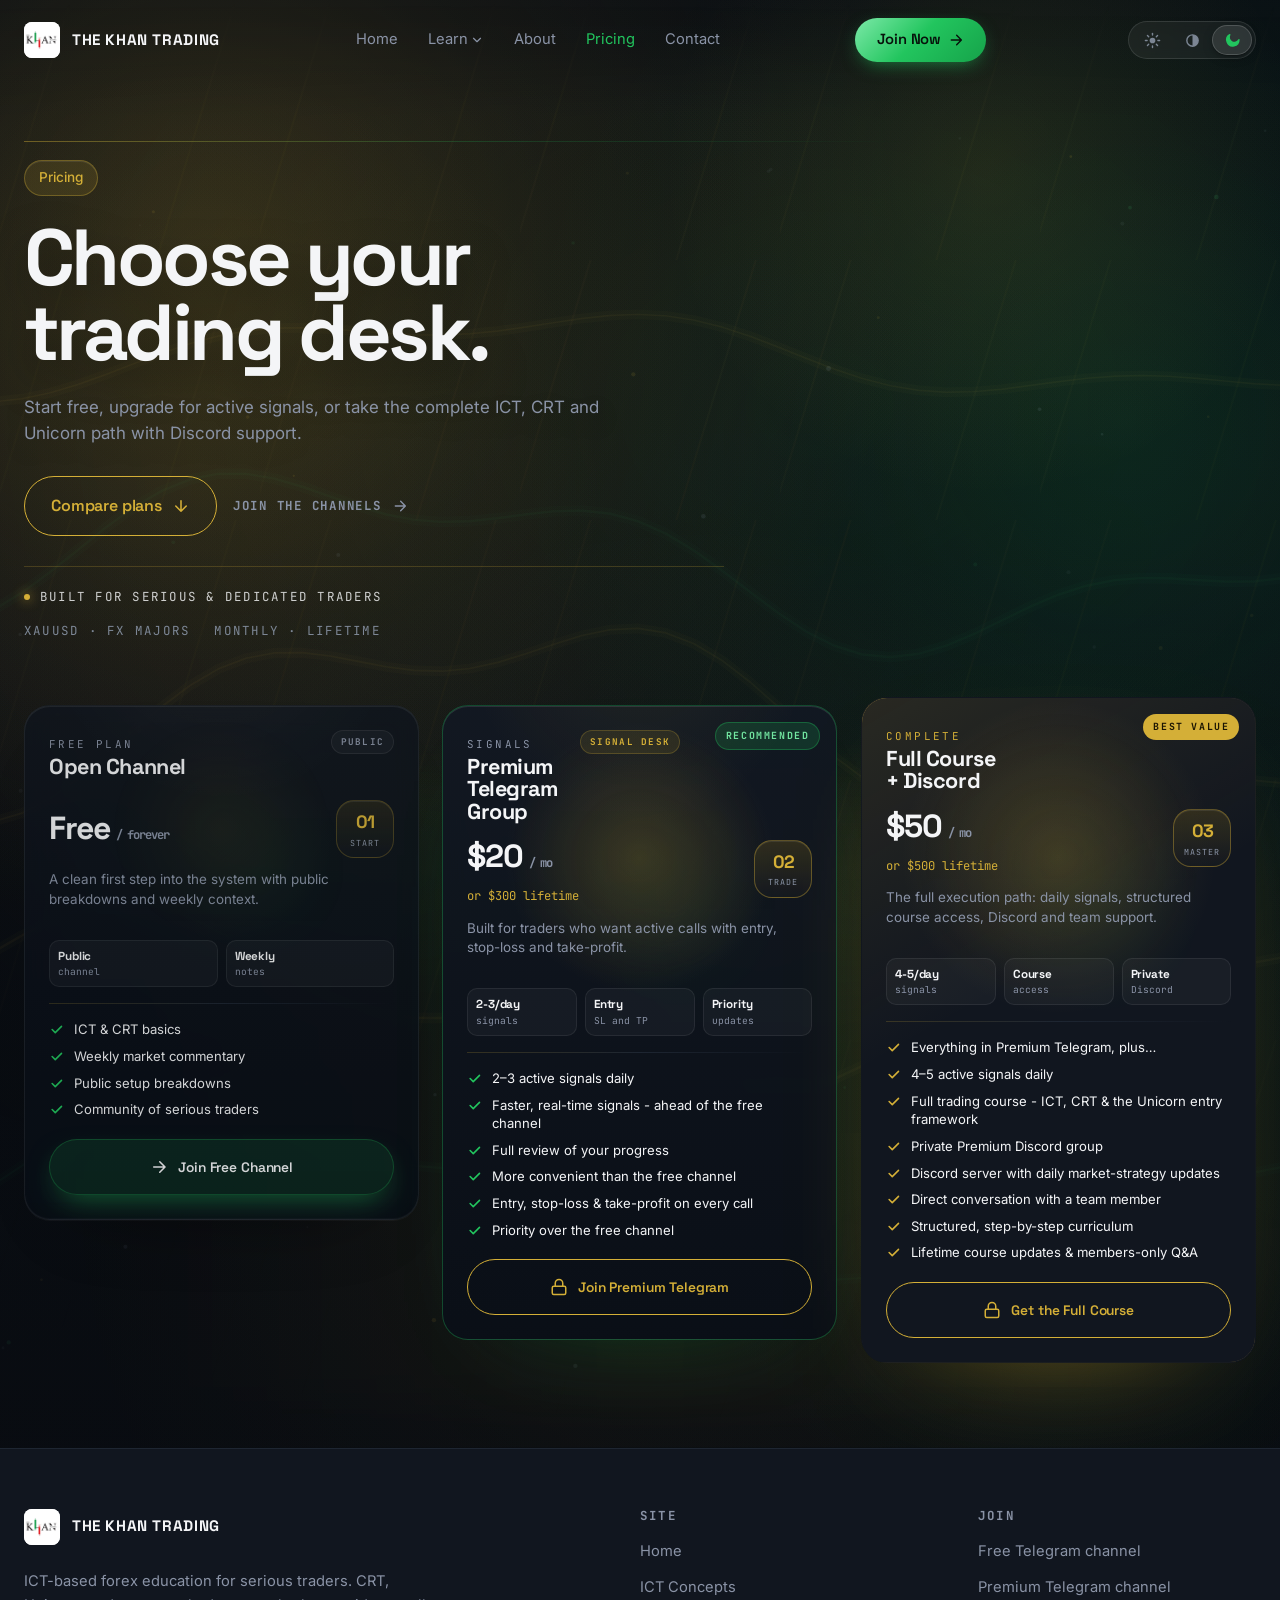
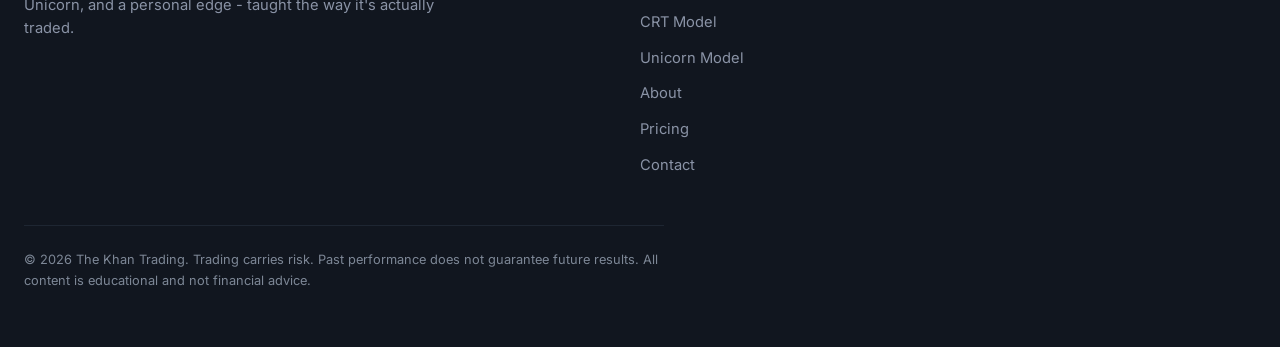
<file: pricing.html>
<!doctype html>
<html lang="en">
<head>
<meta charset="utf-8" />
<meta name="viewport" content="width=device-width, initial-scale=1, viewport-fit=cover" />
<title>Pricing - The Khan Trading</title>
<meta name="description" content="Premium Telegram signals and the full ICT · CRT · Unicorn course with Discord access. Simple pricing, monthly or lifetime." />
<meta name="theme-color" content="#0A0E14" />
<meta property="og:title" content="Pricing - The Khan Trading" />
<meta property="og:description" content="Premium Telegram signals ($20/mo) and the full ICT · CRT · Unicorn course with Discord ($50/mo). Monthly or lifetime." />
<meta property="og:type" content="website" />
<meta property="og:image" content="https://thekhantrading.com/assets/img/chart-crt.jpg" />
<link rel="canonical" href="https://thekhantrading.com/pricing.html" />
<link rel="icon" type="image/jpeg" href="assets/img/logo.jpg" />

<link rel="preconnect" href="https://fonts.googleapis.com" />
<link rel="preconnect" href="https://fonts.gstatic.com" crossorigin />
<link href="https://fonts.googleapis.com/css2?family=Inter:wght@400;500;600&family=JetBrains+Mono:wght@400;500&family=Space+Grotesk:wght@500;600;700&display=swap" rel="stylesheet" />
<link rel="stylesheet" href="css/styles.css" />
<script>
  /* Apply saved theme before first paint to avoid a flash */
  (function () {
    try {
      var p = localStorage.getItem('theme') || 'dark';
      var r = p === 'system' ? (matchMedia('(prefers-color-scheme: light)').matches ? 'light' : 'dark') : p;
      document.documentElement.dataset.theme = r;
      document.documentElement.dataset.themePref = p;
    } catch (e) {}
  })();
</script>
</head>
<body>
<a class="skip-to-main" href="#main">Skip to main content</a>

<header class="nav" id="nav">
  <div class="nav-inner">
    <a class="brand" href="index.html" aria-label="The Khan Trading home">
      <span class="brand-mark"><img src="assets/img/logo.jpg" alt="The Khan Trading logo" loading="lazy" /></span>
      <span>The Khan Trading</span>
    </a>
    <nav class="nav-links" aria-label="Primary">
      <a href="index.html">Home</a>
      <div class="nav-dropdown-group">
        <button class="nav-dropdown-trigger" type="button" aria-haspopup="true" aria-expanded="false">
          <span>Learn</span>
          <svg viewBox="0 0 24 24" width="14" height="14" fill="none" stroke="currentColor" stroke-width="2" stroke-linecap="round" stroke-linejoin="round" style="margin-left: -2px;">
            <polyline points="6 9 12 15 18 9"></polyline>
          </svg>
        </button>
        <div class="nav-dropdown-menu">
          <a href="crt.html">CRT Model</a>
          <a href="unicorn.html">Unicorn Model</a>
        </div>
      </div>
      <a href="about.html">About</a>
      <a href="pricing.html" class="active">Pricing</a>
      <a href="contact.html">Contact</a>
    </nav>
    <div class="nav-auth">
      <a href="index.html#join" class="btn-join" aria-label="Join Now">
        Join Now
        <svg viewBox="0 0 24 24" fill="none" stroke="currentColor" stroke-width="2.2" stroke-linecap="round" stroke-linejoin="round" aria-hidden="true"><path d="M5 12h14M13 5l7 7-7 7"/></svg>
      </a>
    </div>
    <button class="theme-toggle nav-theme" type="button" aria-label="Switch theme">
      <svg class="ic-dark" viewBox="0 0 24 24" fill="none" stroke="currentColor" stroke-width="2" stroke-linecap="round" stroke-linejoin="round"><path d="M21 12.8A9 9 0 1 1 11.2 3a7 7 0 0 0 9.8 9.8Z"/></svg>
      <svg class="ic-light" viewBox="0 0 24 24" fill="none" stroke="currentColor" stroke-width="2" stroke-linecap="round" stroke-linejoin="round"><circle cx="12" cy="12" r="4"/><path d="M12 2v2M12 20v2M4.9 4.9l1.4 1.4M17.7 17.7l1.4 1.4M2 12h2M20 12h2M4.9 19.1l1.4-1.4M17.7 6.3l1.4-1.4"/></svg>
      <svg class="ic-system" viewBox="0 0 24 24" fill="none" stroke="currentColor" stroke-width="2" stroke-linecap="round" stroke-linejoin="round"><rect x="2" y="4" width="20" height="13" rx="2"/><path d="M8 21h8M12 17v4"/></svg>
    </button>
    <button class="nav-mobile-toggle" aria-label="Open menu" aria-controls="mobile-menu" aria-expanded="false">
      <svg viewBox="0 0 24 24" fill="none" stroke="currentColor" stroke-width="2" stroke-linecap="round"><path d="M4 7h16M4 12h16M4 17h16"/></svg>
    </button>
  </div>
</header>

<div class="mobile-menu" id="mobile-menu" role="dialog" aria-modal="true">
  <div class="mobile-menu-head">
    <a class="brand" href="index.html" aria-label="The Khan Trading home">
      <span class="brand-mark"><img src="assets/img/logo.jpg" alt="" loading="lazy" /></span>
      <span>The Khan Trading</span>
    </a>
    <button class="mobile-menu-close" aria-label="Close menu">
      <svg viewBox="0 0 24 24" fill="none" stroke="currentColor" stroke-width="2" stroke-linecap="round"><path d="M6 6l12 12M18 6l-12 12"/></svg>
    </button>
  </div>
  <nav class="mobile-menu-nav">
    <a href="index.html">
      <span class="nav-num" aria-hidden="true">01</span>
      <span class="nav-label">Home</span>
      <svg class="nav-arrow" viewBox="0 0 24 24" fill="none" stroke="currentColor" stroke-width="2" stroke-linecap="round" aria-hidden="true"><path d="M5 12h14M13 5l7 7-7 7"/></svg>
    </a>
      <div class="mobile-learn-section">
        <button class="mobile-learn-toggle" type="button" aria-expanded="false" aria-controls="mobile-learn-panel">
          <svg class="mlt-book" viewBox="0 0 24 24" fill="none" stroke="currentColor" stroke-width="2" stroke-linecap="round" stroke-linejoin="round" aria-hidden="true"><path d="M2 3h6a4 4 0 0 1 4 4v14a3 3 0 0 0-3-3H2z"/><path d="M22 3h-6a4 4 0 0 0-4 4v14a3 3 0 0 1 3-3h7z"/></svg>
          <span class="mlt-label">Learn</span>
          <svg class="mlt-chevron" viewBox="0 0 24 24" fill="none" stroke="currentColor" stroke-width="2" stroke-linecap="round" stroke-linejoin="round" aria-hidden="true"><polyline points="6 9 12 15 18 9"/></svg>
        </button>
        <div class="mobile-learn-panel" id="mobile-learn-panel">
          <a href="crt.html" class="mobile-learn-card">
            <span class="mlc-num">02</span>
            <span class="mlc-icon">
              <svg viewBox="0 0 24 24" fill="none" stroke="currentColor" stroke-width="2" stroke-linecap="round" stroke-linejoin="round" aria-hidden="true"><rect x="3" y="3" width="18" height="18" rx="2"/><path d="M3 9h18M3 15h18M9 3v18"/></svg>
            </span>
            <span class="mlc-text">
              <span class="mlc-title">CRT Model</span>
              <span class="mlc-sub">Candle Range Theory</span>
            </span>
            <svg class="nav-arrow" viewBox="0 0 24 24" fill="none" stroke="currentColor" stroke-width="2" stroke-linecap="round" aria-hidden="true"><path d="M5 12h14M13 5l7 7-7 7"/></svg>
          </a>
          <a href="unicorn.html" class="mobile-learn-card">
            <span class="mlc-num">03</span>
            <span class="mlc-icon">
              <svg viewBox="0 0 24 24" fill="none" stroke="currentColor" stroke-width="2" stroke-linecap="round" stroke-linejoin="round" aria-hidden="true"><path d="M12 3l2.2 5.8L20 11l-5.8 2.2L12 19l-2.2-5.8L4 11l5.8-2.2z"/></svg>
            </span>
            <span class="mlc-text">
              <span class="mlc-title">Unicorn Model</span>
              <span class="mlc-sub">High-confluence entry</span>
            </span>
            <svg class="nav-arrow" viewBox="0 0 24 24" fill="none" stroke="currentColor" stroke-width="2" stroke-linecap="round" aria-hidden="true"><path d="M5 12h14M13 5l7 7-7 7"/></svg>
          </a>
        </div>
      </div>
    <a href="about.html">
      <span class="nav-num" aria-hidden="true">02</span>
      <span class="nav-label">About</span>
      <svg class="nav-arrow" viewBox="0 0 24 24" fill="none" stroke="currentColor" stroke-width="2" stroke-linecap="round" aria-hidden="true"><path d="M5 12h14M13 5l7 7-7 7"/></svg>
    </a>
    <a href="pricing.html" class="active">
      <span class="nav-num" aria-hidden="true">03</span>
      <span class="nav-label">Pricing</span>
      <svg class="nav-arrow" viewBox="0 0 24 24" fill="none" stroke="currentColor" stroke-width="2" stroke-linecap="round" aria-hidden="true"><path d="M5 12h14M13 5l7 7-7 7"/></svg>
    </a>
    <a href="contact.html">
      <span class="nav-num" aria-hidden="true">04</span>
      <span class="nav-label">Contact</span>
      <svg class="nav-arrow" viewBox="0 0 24 24" fill="none" stroke="currentColor" stroke-width="2" stroke-linecap="round" aria-hidden="true"><path d="M5 12h14M13 5l7 7-7 7"/></svg>
    </a>
    </nav>
  <div class="mobile-menu-footer">
    <div class="mobile-theme">
      <span>Appearance</span>
      <button class="theme-toggle" type="button" aria-label="Switch theme">
        <svg class="ic-dark" viewBox="0 0 24 24" fill="none" stroke="currentColor" stroke-width="2" stroke-linecap="round" stroke-linejoin="round"><path d="M21 12.8A9 9 0 1 1 11.2 3a7 7 0 0 0 9.8 9.8Z"/></svg>
        <svg class="ic-light" viewBox="0 0 24 24" fill="none" stroke="currentColor" stroke-width="2" stroke-linecap="round" stroke-linejoin="round"><circle cx="12" cy="12" r="4"/><path d="M12 2v2M12 20v2M4.9 4.9l1.4 1.4M17.7 17.7l1.4 1.4M2 12h2M20 12h2M4.9 19.1l1.4-1.4M17.7 6.3l1.4-1.4"/></svg>
        <svg class="ic-system" viewBox="0 0 24 24" fill="none" stroke="currentColor" stroke-width="2" stroke-linecap="round" stroke-linejoin="round"><rect x="2" y="4" width="20" height="13" rx="2"/><path d="M8 21h8M12 17v4"/></svg>
      </button>
    </div>
    <p class="mobile-menu-tagline">ICT · CRT · Unicorn</p>
      <a href="index.html#join" class="btn-join btn-join-mobile">Join Now <svg viewBox="0 0 24 24" fill="none" stroke="currentColor" stroke-width="2.2" stroke-linecap="round" stroke-linejoin="round" aria-hidden="true"><path d="M5 12h14M13 5l7 7-7 7"/></svg></a></div>
</div>

<main id="main" class="pricing-page-motion">
  <div class="pricing-bg-fx" aria-hidden="true"><canvas class="pricing-bg-canvas"></canvas></div>
  <section class="page-hero pricing-hero">
    <div class="container">
      <div class="pricing-hero-shell">
        <div class="pricing-hero-copy">
          <span class="eyebrow reveal pricing-intro-line" style="--motion-index:0">Pricing</span>
          <h1 class="reveal pricing-intro-line" style="--motion-index:1">Choose your trading desk.</h1>
          <p class="lead reveal pricing-intro-line" style="--motion-index:2">Start free, upgrade for active signals, or take the complete ICT, CRT and Unicorn path with Discord support.</p>
          <div class="pricing-hero-actions reveal pricing-intro-line" style="--motion-index:3">
            <a class="btn-tg btn-tg-premium" href="#pricing-plans">
              Compare plans
              <svg viewBox="0 0 24 24" fill="none" stroke="currentColor" stroke-width="2.1" stroke-linecap="round" stroke-linejoin="round" aria-hidden="true"><path d="M12 5v14M19 12l-7 7-7-7"/></svg>
            </a>
            <a class="pricing-inline-link" href="index.html#join">
              Join the channels
              <svg viewBox="0 0 24 24" fill="none" stroke="currentColor" stroke-width="2.1" stroke-linecap="round" stroke-linejoin="round" aria-hidden="true"><path d="M5 12h14M13 5l7 7-7 7"/></svg>
            </a>
          </div>
          <div class="hero-meta pricing-meta reveal pricing-intro-line" style="--motion-index:4">
            <span class="hero-meta-item"><span class="dot"></span> Built for serious &amp; dedicated traders</span>
            <span class="hero-meta-item mono">XAUUSD &middot; FX MAJORS</span>
            <span class="hero-meta-item mono">MONTHLY &middot; LIFETIME</span>
          </div>
        </div>
      </div>

      <div class="plans plans-3 pricing-plans" id="pricing-plans">

        <article class="plan reveal pricing-plan-card plan-free" id="free-plan" data-pricing-card data-tier="free" style="--motion-index:3">
          <span class="plan-card-light" aria-hidden="true"></span>
          <div class="plan-head">
            <div>
              <span class="plan-tier">Free plan</span>
              <h3>Open Channel</h3>
            </div>
            <span class="plan-stage">Public</span>
          </div>
          <div class="plan-price-row">
            <div class="plan-price">Free<span class="per">/ forever</span></div>
            <div class="plan-depth" aria-label="Starter access level"><span>01</span><small>Start</small></div>
          </div>
          <p class="plan-summary">A clean first step into the system with public breakdowns and weekly context.</p>
          <div class="plan-metrics" aria-label="Free plan highlights">
            <span><strong>Public</strong> channel</span>
            <span><strong>Weekly</strong> notes</span>
          </div>
          <div class="plan-divider"></div>
          <ul>
            <li><svg viewBox="0 0 24 24" fill="none" stroke="currentColor" stroke-width="2.5" stroke-linecap="round" stroke-linejoin="round"><path d="M5 12l5 5L20 7"/></svg> ICT &amp; CRT basics</li>
            <li><svg viewBox="0 0 24 24" fill="none" stroke="currentColor" stroke-width="2.5" stroke-linecap="round" stroke-linejoin="round"><path d="M5 12l5 5L20 7"/></svg> Weekly market commentary</li>
            <li><svg viewBox="0 0 24 24" fill="none" stroke="currentColor" stroke-width="2.5" stroke-linecap="round" stroke-linejoin="round"><path d="M5 12l5 5L20 7"/></svg> Public setup breakdowns</li>
            <li><svg viewBox="0 0 24 24" fill="none" stroke="currentColor" stroke-width="2.5" stroke-linecap="round" stroke-linejoin="round"><path d="M5 12l5 5L20 7"/></svg> Community of serious traders</li>
          </ul>
          <a class="btn-tg btn-tg-free" href="https://t.me/" target="_blank" rel="noopener">
            <svg viewBox="0 0 24 24" fill="none" stroke="currentColor" stroke-width="2.1" stroke-linecap="round" stroke-linejoin="round"><path d="M5 12h14M13 5l7 7-7 7"/></svg>
            Join Free Channel
          </a>
</article>

        <article class="plan reveal pricing-plan-card plan-paid plan-recommended" id="premium-telegram" data-pricing-card data-tier="premium" style="--motion-index:4">
          <span class="plan-card-light" aria-hidden="true"></span>
          <span class="plan-badge plan-badge-muted">Recommended</span>
          <div class="plan-head">
            <div>
              <span class="plan-tier">Signals</span>
              <h3>Premium Telegram Group</h3>
            </div>
            <span class="plan-stage">Signal desk</span>
          </div>
          <div class="plan-price-row">
            <div>
              <div class="plan-price">$20<span class="per">/ mo</span></div>
              <div class="plan-lifetime">or $300 lifetime</div>
            </div>
            <div class="plan-depth" aria-label="Signal access level"><span>02</span><small>Trade</small></div>
          </div>
          <p class="plan-summary">Built for traders who want active calls with entry, stop-loss and take-profit.</p>
          <div class="plan-metrics" aria-label="Premium Telegram highlights">
            <span><strong>2-3/day</strong> signals</span>
            <span><strong>Entry</strong> SL and TP</span>
            <span><strong>Priority</strong> updates</span>
          </div>
          <div class="plan-divider"></div>
          <ul>
            <li><svg viewBox="0 0 24 24" fill="none" stroke="currentColor" stroke-width="2.5" stroke-linecap="round" stroke-linejoin="round"><path d="M5 12l5 5L20 7"/></svg> 2&ndash;3 active signals daily</li>
            <li><svg viewBox="0 0 24 24" fill="none" stroke="currentColor" stroke-width="2.5" stroke-linecap="round" stroke-linejoin="round"><path d="M5 12l5 5L20 7"/></svg> Faster, real-time signals - ahead of the free channel</li>
            <li><svg viewBox="0 0 24 24" fill="none" stroke="currentColor" stroke-width="2.5" stroke-linecap="round" stroke-linejoin="round"><path d="M5 12l5 5L20 7"/></svg> Full review of your progress</li>
            <li><svg viewBox="0 0 24 24" fill="none" stroke="currentColor" stroke-width="2.5" stroke-linecap="round" stroke-linejoin="round"><path d="M5 12l5 5L20 7"/></svg> More convenient than the free channel</li>
            <li><svg viewBox="0 0 24 24" fill="none" stroke="currentColor" stroke-width="2.5" stroke-linecap="round" stroke-linejoin="round"><path d="M5 12l5 5L20 7"/></svg> Entry, stop-loss &amp; take-profit on every call</li>
            <li><svg viewBox="0 0 24 24" fill="none" stroke="currentColor" stroke-width="2.5" stroke-linecap="round" stroke-linejoin="round"><path d="M5 12l5 5L20 7"/></svg> Priority over the free channel</li>
          </ul>
          <a class="btn-tg btn-tg-premium" href="https://t.me/" target="_blank" rel="noopener">
            <svg viewBox="0 0 24 24" fill="none" stroke="currentColor" stroke-width="2" stroke-linecap="round" stroke-linejoin="round"><rect x="3" y="11" width="18" height="11" rx="2"/><path d="M7 11V7a5 5 0 0 1 10 0v4"/></svg>
            Join Premium Telegram
          </a>
        </article>

        <article class="plan premium reveal pricing-plan-card plan-paid plan-complete" id="full-course" data-pricing-card data-tier="complete" style="--motion-index:5">
          <span class="plan-card-light" aria-hidden="true"></span>
          <span class="plan-badge">Best value</span>
          <div class="plan-head">
            <div>
              <span class="plan-tier">Complete</span>
              <h3>Full Course + Discord</h3>
            </div>
            <span class="plan-stage">Full desk</span>
          </div>
          <div class="plan-price-row">
            <div>
              <div class="plan-price">$50<span class="per">/ mo</span></div>
              <div class="plan-lifetime">or $500 lifetime</div>
            </div>
            <div class="plan-depth" aria-label="Complete access level"><span>03</span><small>Master</small></div>
          </div>
          <p class="plan-summary">The full execution path: daily signals, structured course access, Discord and team support.</p>
          <div class="plan-metrics" aria-label="Full Course and Discord highlights">
            <span><strong>4-5/day</strong> signals</span>
            <span><strong>Course</strong> access</span>
            <span><strong>Private</strong> Discord</span>
          </div>
          <div class="plan-divider"></div>
          <ul>
            <li><svg viewBox="0 0 24 24" fill="none" stroke="currentColor" stroke-width="2.5" stroke-linecap="round" stroke-linejoin="round"><path d="M5 12l5 5L20 7"/></svg> Everything in Premium Telegram, plus&hellip;</li>
            <li><svg viewBox="0 0 24 24" fill="none" stroke="currentColor" stroke-width="2.5" stroke-linecap="round" stroke-linejoin="round"><path d="M5 12l5 5L20 7"/></svg> 4&ndash;5 active signals daily</li>
            <li><svg viewBox="0 0 24 24" fill="none" stroke="currentColor" stroke-width="2.5" stroke-linecap="round" stroke-linejoin="round"><path d="M5 12l5 5L20 7"/></svg> Full trading course - ICT, CRT &amp; the Unicorn entry framework</li>
            <li><svg viewBox="0 0 24 24" fill="none" stroke="currentColor" stroke-width="2.5" stroke-linecap="round" stroke-linejoin="round"><path d="M5 12l5 5L20 7"/></svg> Private Premium Discord group</li>
            <li><svg viewBox="0 0 24 24" fill="none" stroke="currentColor" stroke-width="2.5" stroke-linecap="round" stroke-linejoin="round"><path d="M5 12l5 5L20 7"/></svg> Discord server with daily market-strategy updates</li>
            <li><svg viewBox="0 0 24 24" fill="none" stroke="currentColor" stroke-width="2.5" stroke-linecap="round" stroke-linejoin="round"><path d="M5 12l5 5L20 7"/></svg> Direct conversation with a team member</li>
            <li><svg viewBox="0 0 24 24" fill="none" stroke="currentColor" stroke-width="2.5" stroke-linecap="round" stroke-linejoin="round"><path d="M5 12l5 5L20 7"/></svg> Structured, step-by-step curriculum</li>
            <li><svg viewBox="0 0 24 24" fill="none" stroke="currentColor" stroke-width="2.5" stroke-linecap="round" stroke-linejoin="round"><path d="M5 12l5 5L20 7"/></svg> Lifetime course updates &amp; members-only Q&amp;A</li>
          </ul>
          <a class="btn-tg btn-tg-premium" href="https://t.me/" target="_blank" rel="noopener">
            <svg viewBox="0 0 24 24" fill="none" stroke="currentColor" stroke-width="2" stroke-linecap="round" stroke-linejoin="round"><rect x="3" y="11" width="18" height="11" rx="2"/><path d="M7 11V7a5 5 0 0 1 10 0v4"/></svg>
            Get the Full Course
          </a>
        </article>

      </div>
    </div>
  </section>
</main>

<footer class="footer">
  <div class="container">
    <div class="footer-top">
      <div>
        <a class="brand" href="index.html"><span class="brand-mark"><img src="assets/img/logo.jpg" alt="" loading="lazy" /></span><span>The Khan Trading</span></a>
        <p style="max-width:46ch;margin-top:18px;font-size:0.92rem">ICT-based forex education for serious traders. CRT, Unicorn, and a personal edge - taught the way it's actually traded.</p>
      </div>
      <div>
        <h4>Site</h4>
        <ul>
          <li><a href="index.html">Home</a></li>
          <li><a href="index.html#ict">ICT Concepts</a></li>
          <li><a href="crt.html">CRT Model</a></li>
          <li><a href="unicorn.html">Unicorn Model</a></li>
          <li><a href="about.html">About</a></li>
          <li><a href="pricing.html">Pricing</a></li>
          <li><a href="contact.html">Contact</a></li>
        </ul>
      </div>
      <div>
        <h4>Join</h4>
        <ul>
          <li><a href="https://t.me/" target="_blank" rel="noopener">Free Telegram channel</a></li>
          <li><a href="https://t.me/" target="_blank" rel="noopener">Premium Telegram channel</a></li>
        </ul>
      </div>
    </div>
    <p class="disclaimer">&copy; <span data-year></span> The Khan Trading. Trading carries risk. Past performance does not guarantee future results. All content is educational and not financial advice.</p>
  </div>
</footer>
<script src="js/main.js"></script>
</body>
</html>
</file>
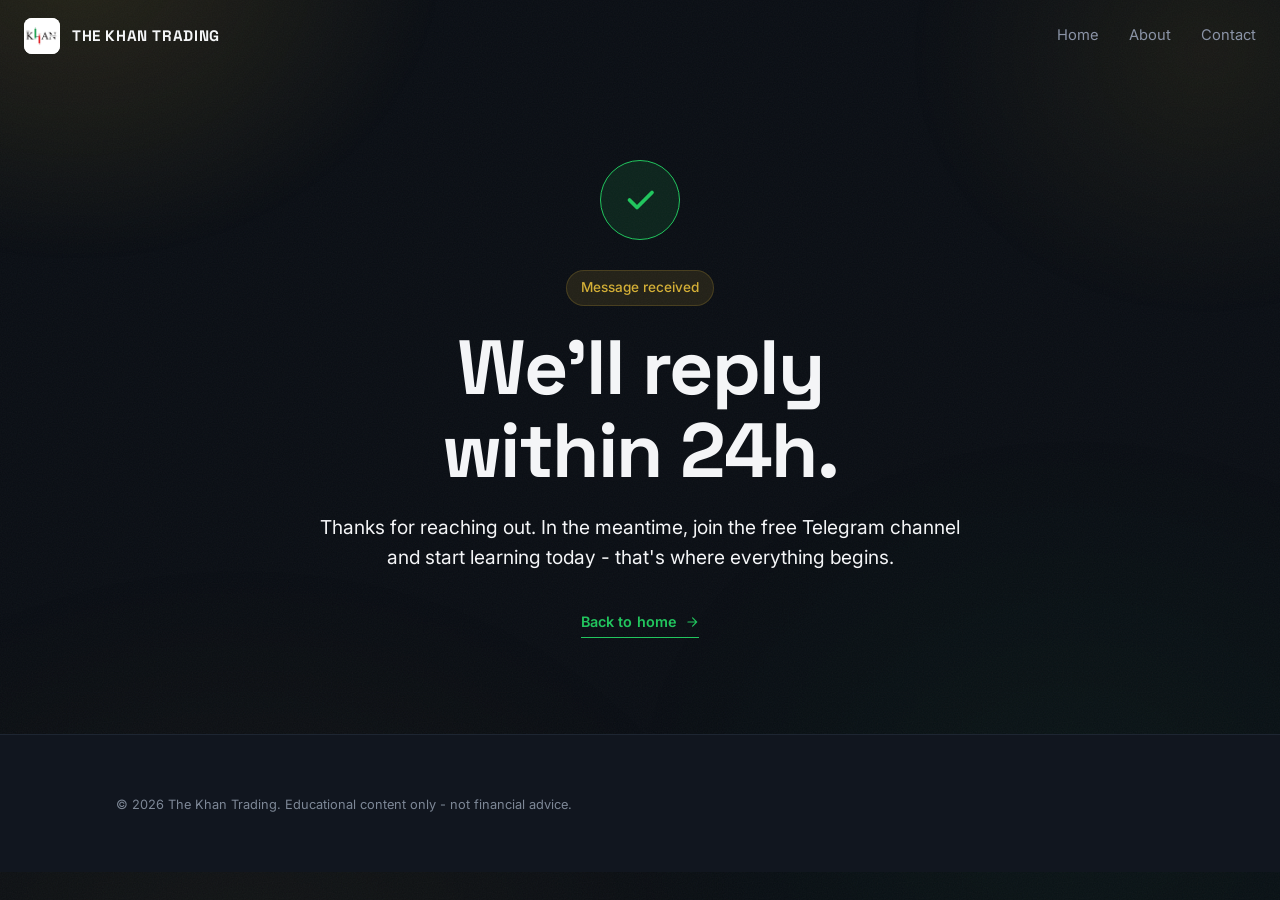
<file: thank-you.html>
<!doctype html>
<html lang="en">
<head>
<meta charset="utf-8" />
<meta name="viewport" content="width=device-width, initial-scale=1, viewport-fit=cover" />
<title>Message sent - The Khan Trading</title>
<meta name="description" content="Your message is in. While you wait, join the free Telegram channel and start learning today." />
<meta name="theme-color" content="#0A0E14" />
<meta name="robots" content="noindex" />
<link rel="icon" type="image/jpeg" href="assets/img/logo.jpg" />

<link rel="preconnect" href="https://fonts.googleapis.com" />
<link rel="preconnect" href="https://fonts.gstatic.com" crossorigin />
<link href="https://fonts.googleapis.com/css2?family=Inter:wght@400;500;600&family=JetBrains+Mono:wght@400;500&family=Space+Grotesk:wght@500;600;700&display=swap" rel="stylesheet" />
<link rel="stylesheet" href="css/styles.css" />
</head>
<body>

<header class="nav scrolled" id="nav">
  <div class="nav-inner">
    <a class="brand" href="index.html"><span class="brand-mark"><img src="assets/img/logo.jpg" alt="" /></span><span>The Khan Trading</span></a>
    <nav class="nav-links" aria-label="Primary">
      <a href="index.html">Home</a>
      <a href="about.html">About</a>
      <a href="contact.html">Contact</a>
    </nav>
</div>
</header>

<main>
  <section style="min-height:80vh;display:flex;align-items:center;padding-top:160px;padding-bottom:80px">
    <div class="container" style="text-align:center;max-width:720px">
      <div style="width:80px;height:80px;margin:0 auto 30px;border-radius:999px;background:var(--bull-soft);color:var(--bull);display:grid;place-items:center;border:1px solid var(--bull)">
        <svg viewBox="0 0 24 24" fill="none" stroke="currentColor" stroke-width="2.5" stroke-linecap="round" stroke-linejoin="round" style="width:36px;height:36px"><path d="M5 12l5 5L20 7"/></svg>
      </div>
      <span class="eyebrow">Message received</span>
      <h1 style="margin-top:20px">We'll reply within 24h.</h1>
      <p class="lead" style="margin-top:20px;max-width:54ch;margin-left:auto;margin-right:auto">Thanks for reaching out. In the meantime, join the free Telegram channel and start learning today - that's where everything begins.</p><p style="margin-top:36px"><a class="link-arrow" href="index.html">Back to home
        <svg width="14" height="14" viewBox="0 0 24 24" fill="none" stroke="currentColor" stroke-width="2" stroke-linecap="round"><path d="M5 12h14M13 5l7 7-7 7"/></svg>
      </a></p>
    </div>
  </section>
</main>

<footer class="footer">
  <div class="container">
    <p class="disclaimer" style="text-align:center;border-top:none;padding-top:0">&copy; <span data-year></span> The Khan Trading. Educational content only - not financial advice.</p>
  </div>
</footer>

<script src="js/main.js"></script>
</body>
</html>
</file>
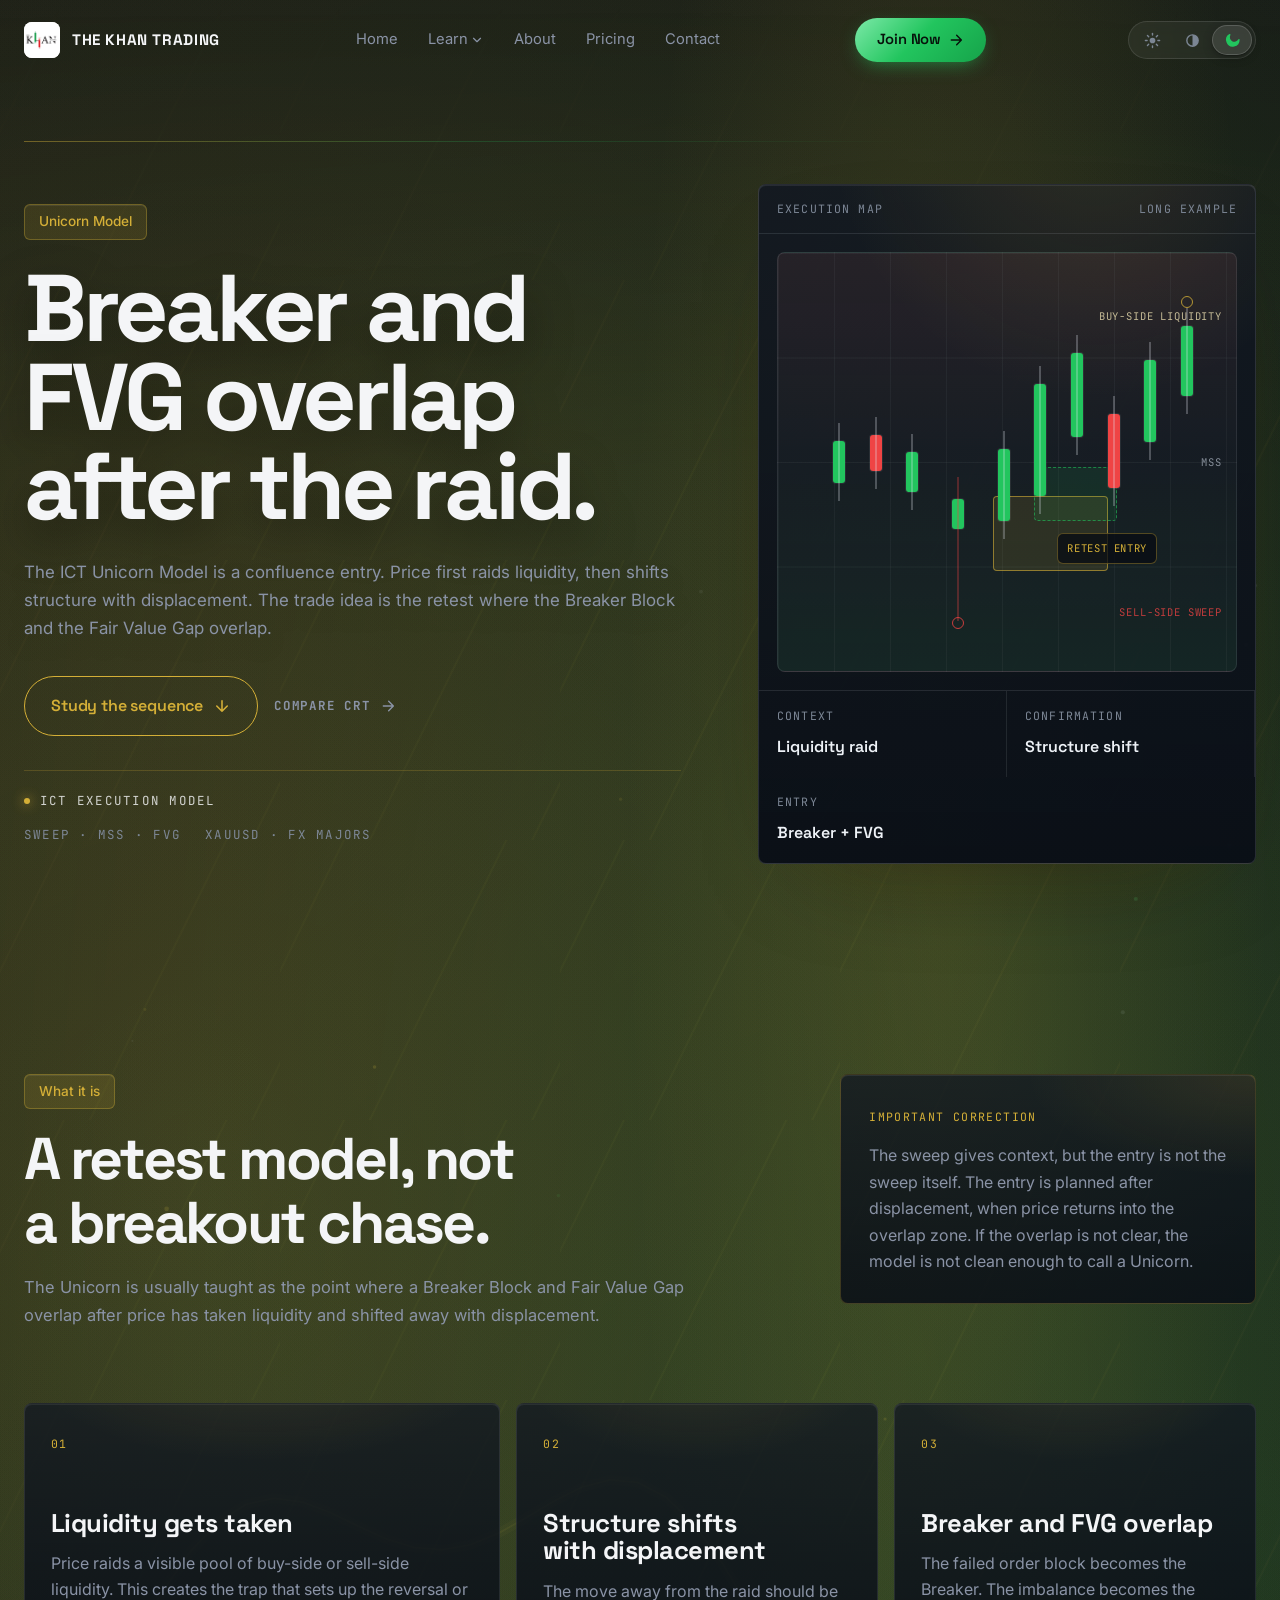
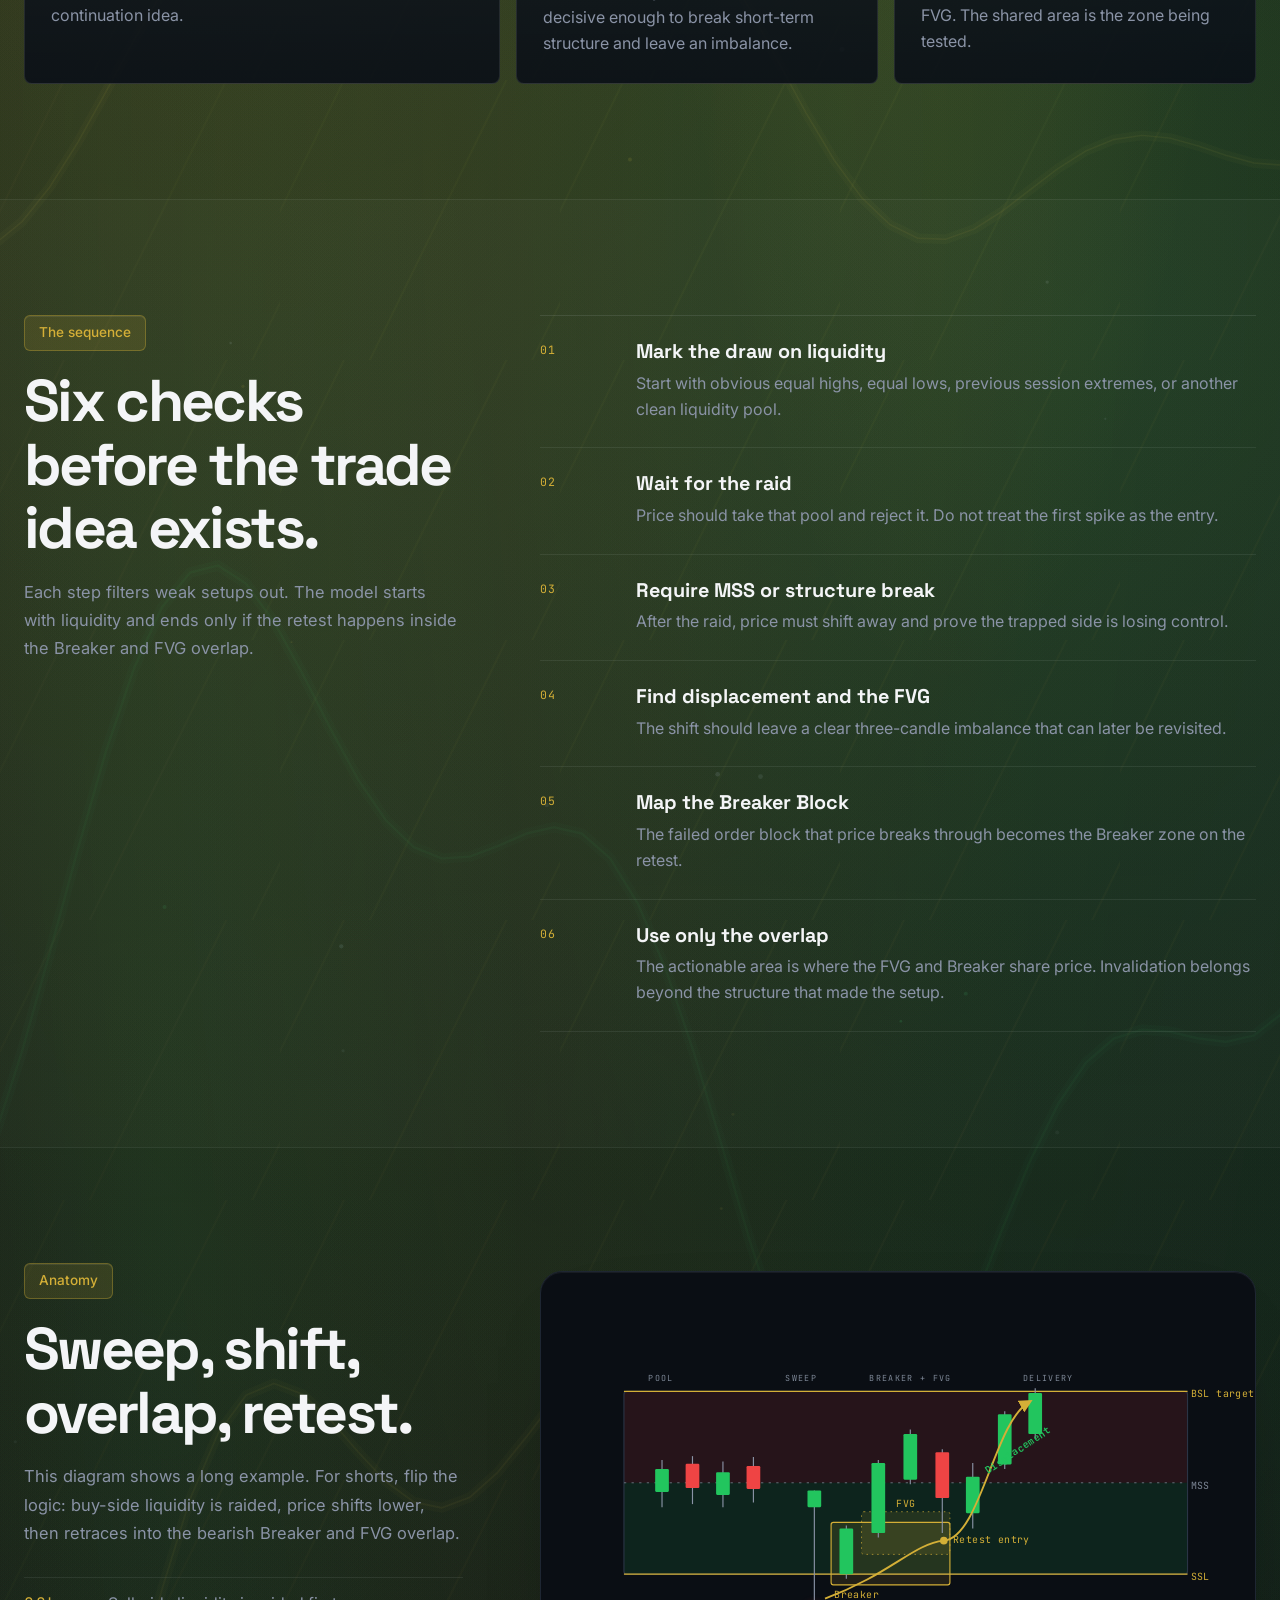
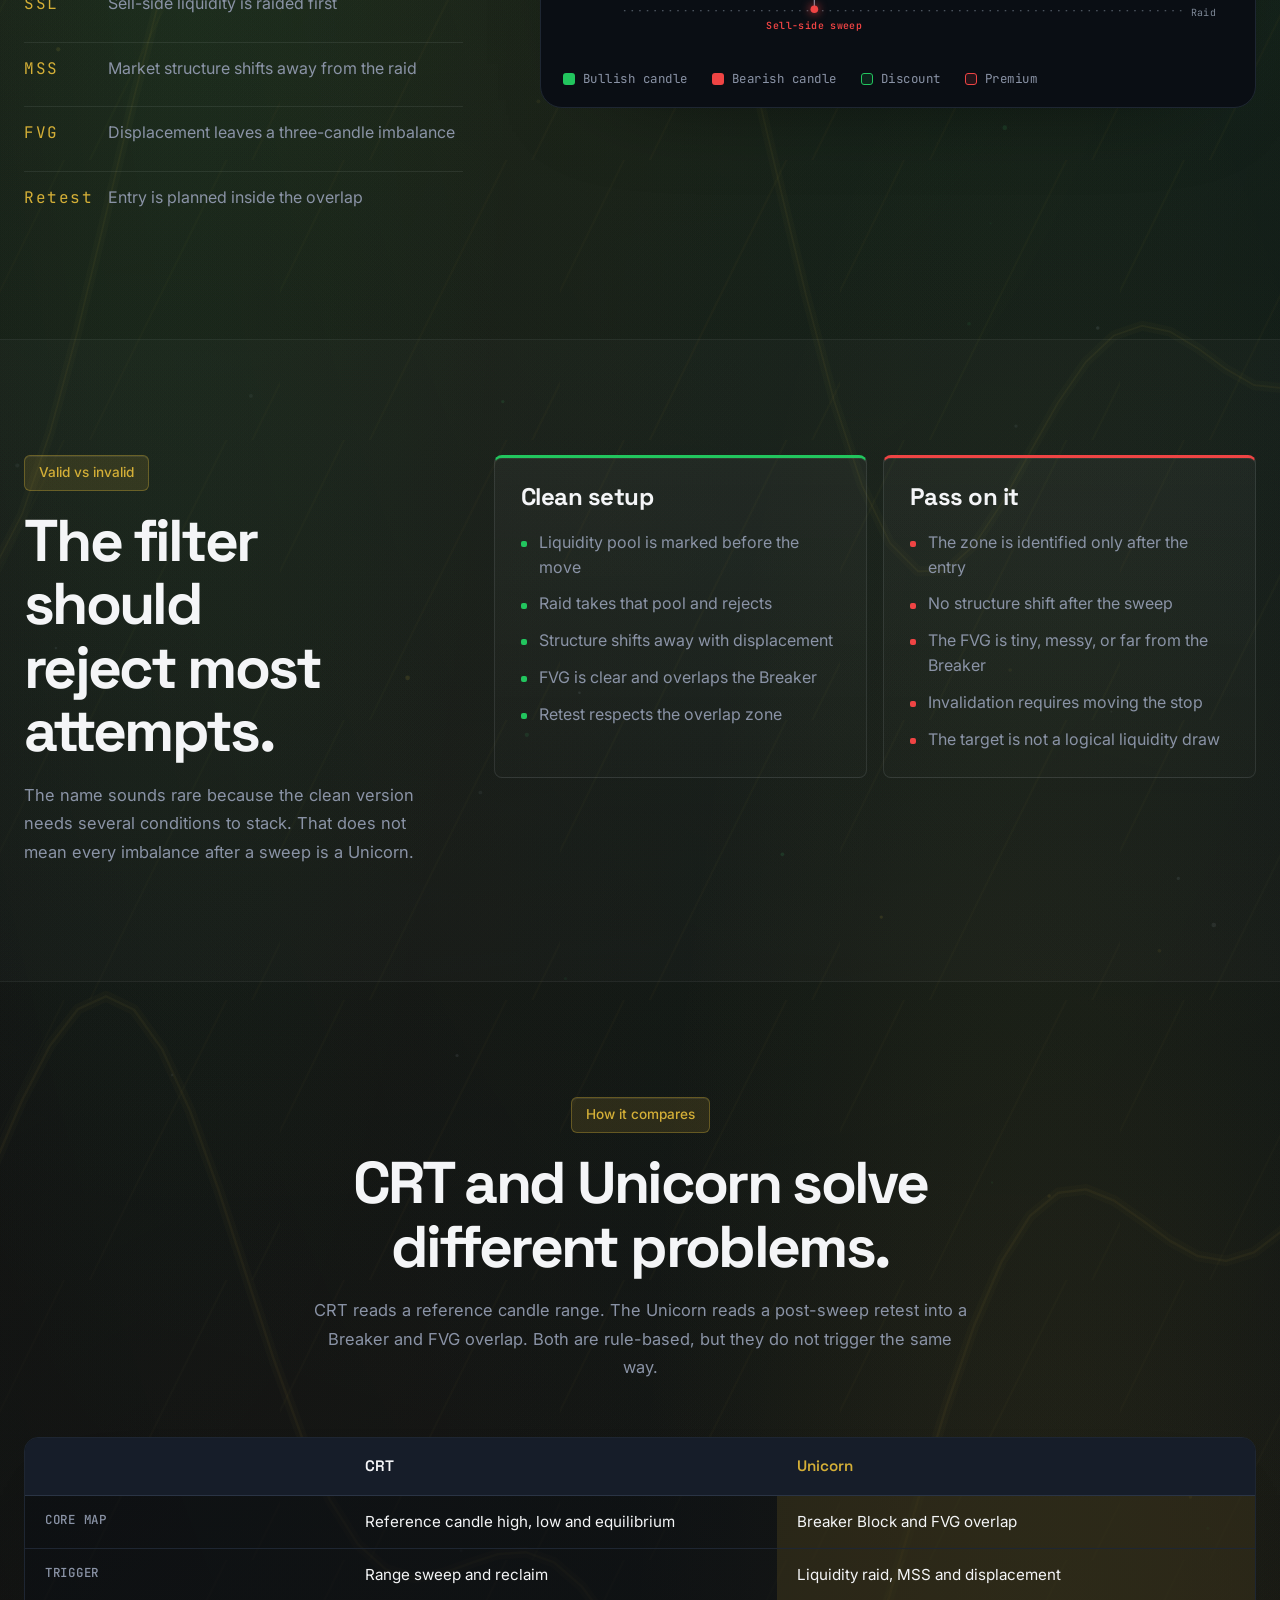
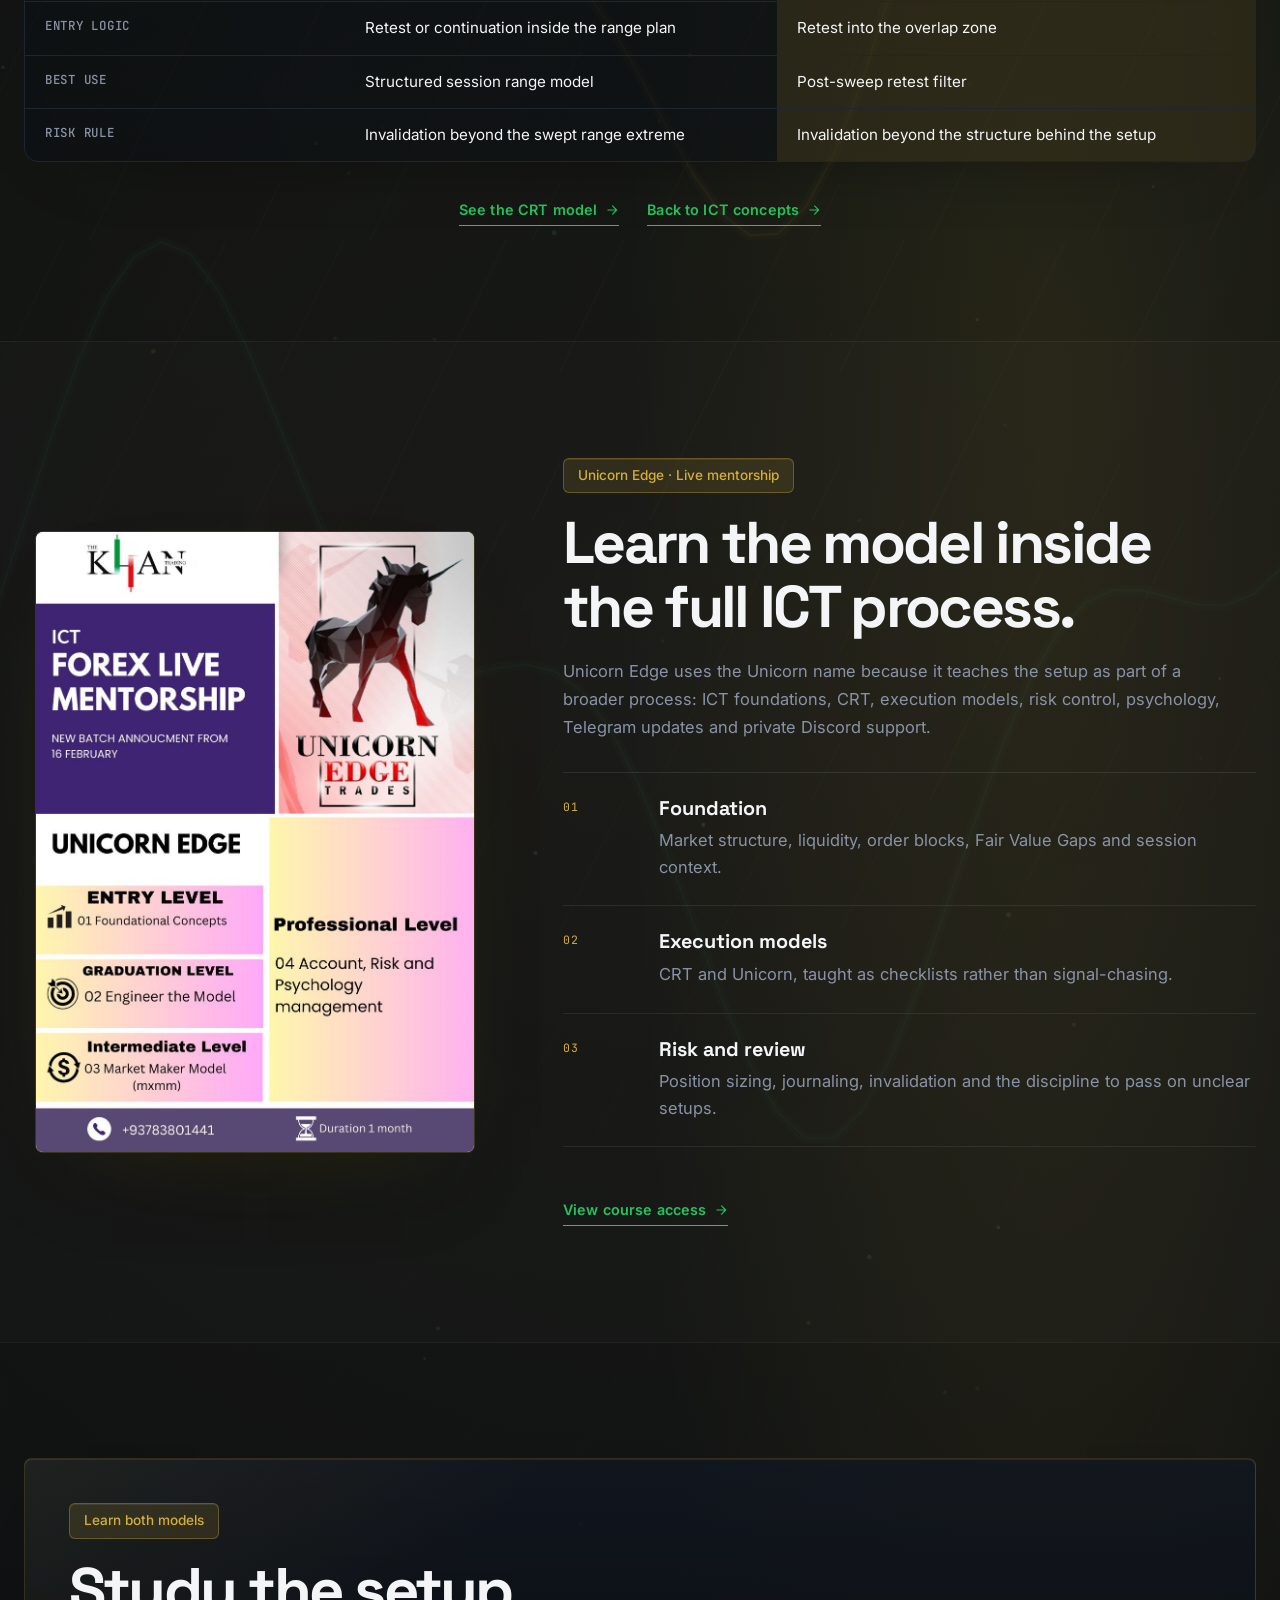
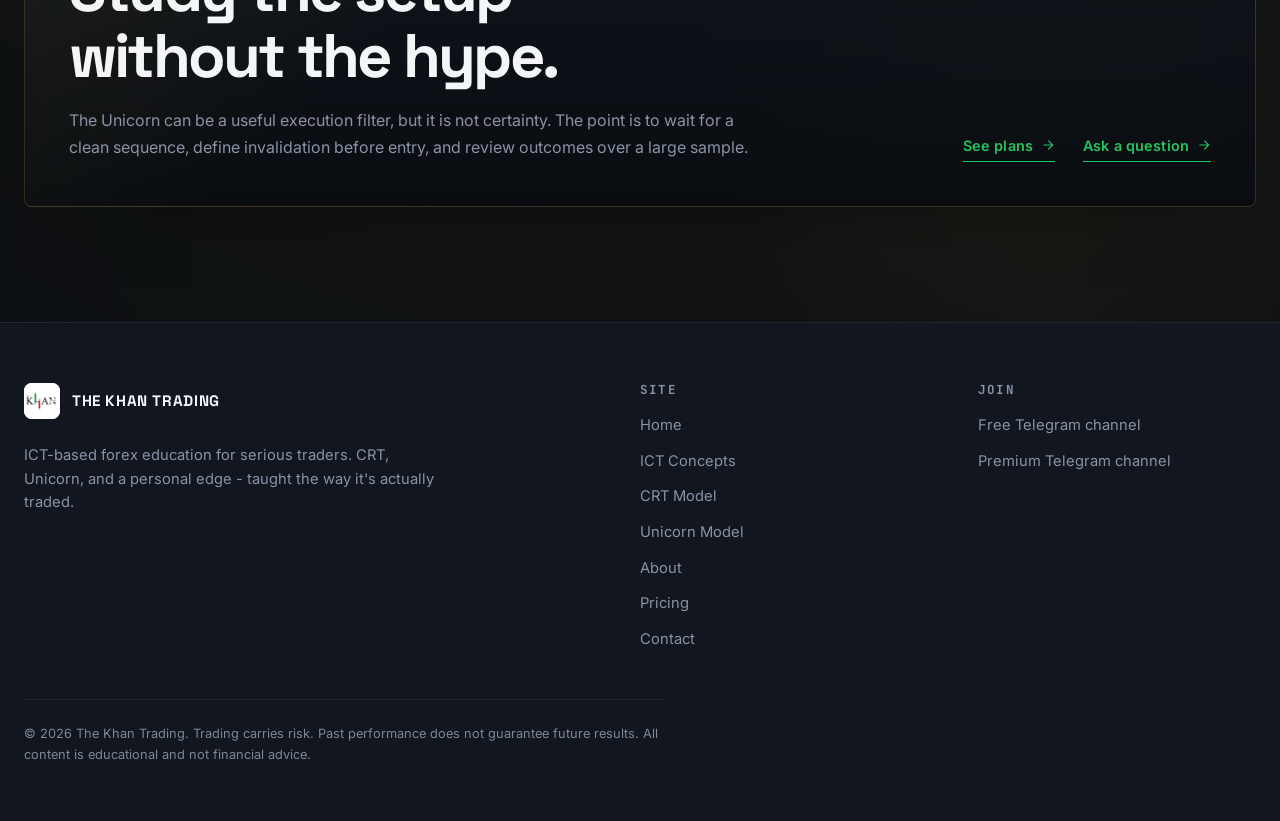
<file: unicorn.html>
<!doctype html>
<html lang="en">
<head>
<meta charset="utf-8" />
<meta name="viewport" content="width=device-width, initial-scale=1, viewport-fit=cover" />
<title>The Unicorn Model - Breaker Block and FVG Confluence | The Khan Trading</title>
<meta name="description" content="Learn the ICT Unicorn Model: liquidity sweep, market structure shift, displacement, and the Breaker Block plus Fair Value Gap overlap used for a precise educational trade plan." />
<meta name="theme-color" content="#0A0E14" />

<meta property="og:title" content="The Unicorn Model - Breaker Block and FVG Confluence | The Khan Trading" />
<meta property="og:description" content="A clear ICT Unicorn Model breakdown: sweep, structure shift, displacement, Breaker Block, Fair Value Gap overlap, retest, invalidation and liquidity target." />
<meta property="og:type" content="article" />
<meta property="og:image" content="https://thekhantrading.com/assets/img/unicorn-confluence.jpg" />
<meta name="twitter:card" content="summary_large_image" />
<meta name="twitter:title" content="The Unicorn Model - Breaker Block and FVG Confluence | The Khan Trading" />
<meta name="twitter:description" content="Learn the Unicorn Model as a checklist: liquidity raid, structure shift, displacement, Breaker Block and Fair Value Gap overlap, retest, invalidation and target." />
<link rel="canonical" href="https://thekhantrading.com/unicorn.html" />

<link rel="icon" type="image/jpeg" href="assets/img/logo.jpg" />

<link rel="preconnect" href="https://fonts.googleapis.com" />
<link rel="preconnect" href="https://fonts.gstatic.com" crossorigin />
<link href="https://fonts.googleapis.com/css2?family=Inter:wght@400;500;600&family=JetBrains+Mono:wght@400;500&family=Space+Grotesk:wght@500;600;700&display=swap" rel="stylesheet" />
<link rel="stylesheet" href="css/styles.css" />
<script>
  /* Apply saved theme before first paint to avoid a flash */
  (function () {
    try {
      var p = localStorage.getItem('theme') || 'dark';
      var r = p === 'system' ? (matchMedia('(prefers-color-scheme: light)').matches ? 'light' : 'dark') : p;
      document.documentElement.dataset.theme = r;
      document.documentElement.dataset.themePref = p;
    } catch (e) {}
  })();
</script>
</head>
<body>
<a class="skip-to-main" href="#main">Skip to main content</a>

<header class="nav" id="nav">
  <div class="nav-inner">
    <a class="brand" href="index.html" aria-label="The Khan Trading home">
      <span class="brand-mark"><img src="assets/img/logo.jpg" alt="The Khan Trading logo" loading="lazy" /></span>
      <span>The Khan Trading</span>
    </a>
    <nav class="nav-links" aria-label="Primary">
      <a href="index.html">Home</a>
      <div class="nav-dropdown-group">
        <button class="nav-dropdown-trigger" type="button" aria-haspopup="true" aria-expanded="false">
          <span>Learn</span>
          <svg viewBox="0 0 24 24" width="14" height="14" fill="none" stroke="currentColor" stroke-width="2" stroke-linecap="round" stroke-linejoin="round" style="margin-left: -2px;">
            <polyline points="6 9 12 15 18 9"></polyline>
          </svg>
        </button>
        <div class="nav-dropdown-menu">
          <a href="crt.html">CRT Model</a>
          <a href="unicorn.html" class="active">Unicorn Model</a>
        </div>
      </div>
      <a href="about.html">About</a>
      <a href="pricing.html">Pricing</a>
      <a href="contact.html">Contact</a>
    </nav>
    <div class="nav-auth">
      <a href="index.html#join" class="btn-join" aria-label="Join Now">
        Join Now
        <svg viewBox="0 0 24 24" fill="none" stroke="currentColor" stroke-width="2.2" stroke-linecap="round" stroke-linejoin="round" aria-hidden="true"><path d="M5 12h14M13 5l7 7-7 7"/></svg>
      </a>
    </div>
    <button class="theme-toggle nav-theme" type="button" aria-label="Switch theme">
      <svg class="ic-dark" viewBox="0 0 24 24" fill="none" stroke="currentColor" stroke-width="2" stroke-linecap="round" stroke-linejoin="round"><path d="M21 12.8A9 9 0 1 1 11.2 3a7 7 0 0 0 9.8 9.8Z"/></svg>
      <svg class="ic-light" viewBox="0 0 24 24" fill="none" stroke="currentColor" stroke-width="2" stroke-linecap="round" stroke-linejoin="round"><circle cx="12" cy="12" r="4"/><path d="M12 2v2M12 20v2M4.9 4.9l1.4 1.4M17.7 17.7l1.4 1.4M2 12h2M20 12h2M4.9 19.1l1.4-1.4M17.7 6.3l1.4-1.4"/></svg>
      <svg class="ic-system" viewBox="0 0 24 24" fill="none" stroke="currentColor" stroke-width="2" stroke-linecap="round" stroke-linejoin="round"><rect x="2" y="4" width="20" height="13" rx="2"/><path d="M8 21h8M12 17v4"/></svg>
    </button>
    <button class="nav-mobile-toggle" aria-label="Open menu" aria-controls="mobile-menu" aria-expanded="false">
      <svg viewBox="0 0 24 24" fill="none" stroke="currentColor" stroke-width="2" stroke-linecap="round"><path d="M4 7h16M4 12h16M4 17h16"/></svg>
    </button>
  </div>
</header>

<div class="mobile-menu" id="mobile-menu" role="dialog" aria-modal="true">
  <div class="mobile-menu-head">
    <a class="brand" href="index.html" aria-label="The Khan Trading home">
      <span class="brand-mark"><img src="assets/img/logo.jpg" alt="" loading="lazy" /></span>
      <span>The Khan Trading</span>
    </a>
    <button class="mobile-menu-close" aria-label="Close menu">
      <svg viewBox="0 0 24 24" fill="none" stroke="currentColor" stroke-width="2" stroke-linecap="round"><path d="M6 6l12 12M18 6l-12 12"/></svg>
    </button>
  </div>
  <nav class="mobile-menu-nav">
    <a href="index.html">
      <span class="nav-num" aria-hidden="true">01</span>
      <span class="nav-label">Home</span>
      <svg class="nav-arrow" viewBox="0 0 24 24" fill="none" stroke="currentColor" stroke-width="2" stroke-linecap="round" aria-hidden="true"><path d="M5 12h14M13 5l7 7-7 7"/></svg>
    </a>
      <div class="mobile-learn-section">
        <button class="mobile-learn-toggle" type="button" aria-expanded="false" aria-controls="mobile-learn-panel">
          <svg class="mlt-book" viewBox="0 0 24 24" fill="none" stroke="currentColor" stroke-width="2" stroke-linecap="round" stroke-linejoin="round" aria-hidden="true"><path d="M2 3h6a4 4 0 0 1 4 4v14a3 3 0 0 0-3-3H2z"/><path d="M22 3h-6a4 4 0 0 0-4 4v14a3 3 0 0 1 3-3h7z"/></svg>
          <span class="mlt-label">Learn</span>
          <svg class="mlt-chevron" viewBox="0 0 24 24" fill="none" stroke="currentColor" stroke-width="2" stroke-linecap="round" stroke-linejoin="round" aria-hidden="true"><polyline points="6 9 12 15 18 9"/></svg>
        </button>
        <div class="mobile-learn-panel" id="mobile-learn-panel">
          <a href="crt.html" class="mobile-learn-card">
            <span class="mlc-num">02</span>
            <span class="mlc-icon">
              <svg viewBox="0 0 24 24" fill="none" stroke="currentColor" stroke-width="2" stroke-linecap="round" stroke-linejoin="round" aria-hidden="true"><rect x="3" y="3" width="18" height="18" rx="2"/><path d="M3 9h18M3 15h18M9 3v18"/></svg>
            </span>
            <span class="mlc-text">
              <span class="mlc-title">CRT Model</span>
              <span class="mlc-sub">Candle Range Theory</span>
            </span>
            <svg class="nav-arrow" viewBox="0 0 24 24" fill="none" stroke="currentColor" stroke-width="2" stroke-linecap="round" aria-hidden="true"><path d="M5 12h14M13 5l7 7-7 7"/></svg>
          </a>
          <a href="unicorn.html" class="mobile-learn-card active">
            <span class="mlc-num">03</span>
            <span class="mlc-icon">
              <svg viewBox="0 0 24 24" fill="none" stroke="currentColor" stroke-width="2" stroke-linecap="round" stroke-linejoin="round" aria-hidden="true"><path d="M12 3l2.2 5.8L20 11l-5.8 2.2L12 19l-2.2-5.8L4 11l5.8-2.2z"/></svg>
            </span>
            <span class="mlc-text">
              <span class="mlc-title">Unicorn Model</span>
              <span class="mlc-sub">Breaker + FVG retest</span>
            </span>
            <svg class="nav-arrow" viewBox="0 0 24 24" fill="none" stroke="currentColor" stroke-width="2" stroke-linecap="round" aria-hidden="true"><path d="M5 12h14M13 5l7 7-7 7"/></svg>
          </a>
        </div>
      </div>
    <a href="about.html">
      <span class="nav-num" aria-hidden="true">02</span>
      <span class="nav-label">About</span>
      <svg class="nav-arrow" viewBox="0 0 24 24" fill="none" stroke="currentColor" stroke-width="2" stroke-linecap="round" aria-hidden="true"><path d="M5 12h14M13 5l7 7-7 7"/></svg>
    </a>
    <a href="pricing.html">
      <span class="nav-num" aria-hidden="true">03</span>
      <span class="nav-label">Pricing</span>
      <svg class="nav-arrow" viewBox="0 0 24 24" fill="none" stroke="currentColor" stroke-width="2" stroke-linecap="round" aria-hidden="true"><path d="M5 12h14M13 5l7 7-7 7"/></svg>
    </a>
    <a href="contact.html">
      <span class="nav-num" aria-hidden="true">04</span>
      <span class="nav-label">Contact</span>
      <svg class="nav-arrow" viewBox="0 0 24 24" fill="none" stroke="currentColor" stroke-width="2" stroke-linecap="round" aria-hidden="true"><path d="M5 12h14M13 5l7 7-7 7"/></svg>
    </a>
    </nav>
  <div class="mobile-menu-footer">
    <div class="mobile-theme">
      <span>Appearance</span>
      <button class="theme-toggle" type="button" aria-label="Switch theme">
        <svg class="ic-dark" viewBox="0 0 24 24" fill="none" stroke="currentColor" stroke-width="2" stroke-linecap="round" stroke-linejoin="round"><path d="M21 12.8A9 9 0 1 1 11.2 3a7 7 0 0 0 9.8 9.8Z"/></svg>
        <svg class="ic-light" viewBox="0 0 24 24" fill="none" stroke="currentColor" stroke-width="2" stroke-linecap="round" stroke-linejoin="round"><circle cx="12" cy="12" r="4"/><path d="M12 2v2M12 20v2M4.9 4.9l1.4 1.4M17.7 17.7l1.4 1.4M2 12h2M20 12h2M4.9 19.1l1.4-1.4M17.7 6.3l1.4-1.4"/></svg>
        <svg class="ic-system" viewBox="0 0 24 24" fill="none" stroke="currentColor" stroke-width="2" stroke-linecap="round" stroke-linejoin="round"><rect x="2" y="4" width="20" height="13" rx="2"/><path d="M8 21h8M12 17v4"/></svg>
      </button>
    </div>
    <p class="mobile-menu-tagline">ICT · CRT · Unicorn</p>
      <a href="index.html#join" class="btn-join btn-join-mobile">Join Now <svg viewBox="0 0 24 24" fill="none" stroke="currentColor" stroke-width="2.2" stroke-linecap="round" stroke-linejoin="round" aria-hidden="true"><path d="M5 12h14M13 5l7 7-7 7"/></svg></a></div>
</div>

<main id="main" class="unicorn-page-motion">
  <div class="unicorn-bg-fx" aria-hidden="true"><canvas class="unicorn-bg-canvas"></canvas></div>

  <!-- ============ HERO ============ -->
  <section class="unicorn-hero" aria-labelledby="unicorn-hero-h">
    <div class="container">
      <div class="unicorn-hero-shell">
        <div class="unicorn-hero-copy">
          <span class="eyebrow reveal unicorn-intro-line" style="--motion-index:0">Unicorn Model</span>
          <h1 id="unicorn-hero-h" class="reveal unicorn-intro-line" style="--motion-index:1">Breaker and FVG overlap after the raid.</h1>
          <p class="lead reveal unicorn-intro-line" style="--motion-index:2">The ICT Unicorn Model is a confluence entry. Price first raids liquidity, then shifts structure with displacement. The trade idea is the retest where the Breaker Block and the Fair Value Gap overlap.</p>
          <div class="unicorn-hero-actions reveal unicorn-intro-line" style="--motion-index:3" aria-label="Unicorn page sections">
            <a class="btn-tg btn-tg-premium" href="#sequence">
              Study the sequence
              <svg viewBox="0 0 24 24" fill="none" stroke="currentColor" stroke-width="2.1" stroke-linecap="round" stroke-linejoin="round" aria-hidden="true"><path d="M12 5v14M19 12l-7 7-7-7"/></svg>
            </a>
            <a class="pricing-inline-link" href="#compare">
              Compare CRT
              <svg viewBox="0 0 24 24" fill="none" stroke="currentColor" stroke-width="2.1" stroke-linecap="round" stroke-linejoin="round" aria-hidden="true"><path d="M5 12h14M13 5l7 7-7 7"/></svg>
            </a>
          </div>
          <div class="hero-meta unicorn-meta reveal unicorn-intro-line" style="--motion-index:4">
            <span class="hero-meta-item"><span class="dot"></span> ICT execution model</span>
            <span class="hero-meta-item mono">SWEEP &middot; MSS &middot; FVG</span>
            <span class="hero-meta-item mono">XAUUSD &middot; FX MAJORS</span>
          </div>
        </div>

        <aside class="unicorn-hero-board reveal" aria-label="Unicorn Model chart sequence">
          <div class="uhb-top">
            <span>Execution map</span>
            <span>Long example</span>
          </div>
          <div class="uhb-chart" aria-hidden="true">
            <span class="uhb-level high">Buy-side liquidity</span>
            <span class="uhb-level mid">MSS</span>
            <span class="uhb-level low">Sell-side sweep</span>
            <i class="uhb-zone breaker"></i>
            <i class="uhb-zone fvg"></i>
            <i class="uhb-candle c1"></i>
            <i class="uhb-candle c2 down"></i>
            <i class="uhb-candle c3"></i>
            <i class="uhb-candle c4 sweep"></i>
            <i class="uhb-candle c5"></i>
            <i class="uhb-candle c6 impulse"></i>
            <i class="uhb-candle c7 impulse"></i>
            <i class="uhb-candle c8 pullback down"></i>
            <i class="uhb-candle c9"></i>
            <i class="uhb-candle c10 target"></i>
            <span class="uhb-entry">Retest entry</span>
          </div>
          <dl class="uhb-stats">
            <div><dt>Context</dt><dd>Liquidity raid</dd></div>
            <div><dt>Confirmation</dt><dd>Structure shift</dd></div>
            <div><dt>Entry</dt><dd>Breaker + FVG</dd></div>
          </dl>
        </aside>
      </div>
    </div>
  </section>

  <!-- ============ DEFINITION ============ -->
  <section id="what" class="unicorn-section" aria-labelledby="what-h">
    <div class="container">
      <div class="unicorn-split">
        <div class="unicorn-section-head reveal">
          <span class="eyebrow">What it is</span>
          <h2 id="what-h">A retest model, not a breakout chase.</h2>
          <p>The Unicorn is usually taught as the point where a Breaker Block and Fair Value Gap overlap after price has taken liquidity and shifted away with displacement.</p>
        </div>
        <div class="unicorn-note reveal">
          <span class="unicorn-note-kicker">Important correction</span>
          <p>The sweep gives context, but the entry is not the sweep itself. The entry is planned after displacement, when price returns into the overlap zone. If the overlap is not clear, the model is not clean enough to call a Unicorn.</p>
        </div>
      </div>

      <div class="unicorn-confluence-grid">
        <article class="unicorn-confluence-card reveal">
          <span>01</span>
          <h3>Liquidity gets taken</h3>
          <p>Price raids a visible pool of buy-side or sell-side liquidity. This creates the trap that sets up the reversal or continuation idea.</p>
        </article>
        <article class="unicorn-confluence-card reveal">
          <span>02</span>
          <h3>Structure shifts with displacement</h3>
          <p>The move away from the raid should be decisive enough to break short-term structure and leave an imbalance.</p>
        </article>
        <article class="unicorn-confluence-card reveal">
          <span>03</span>
          <h3>Breaker and FVG overlap</h3>
          <p>The failed order block becomes the Breaker. The imbalance becomes the FVG. The shared area is the zone being tested.</p>
        </article>
      </div>
    </div>
  </section>

  <!-- ============ SEQUENCE ============ -->
  <section id="sequence" class="unicorn-section unicorn-section-panel" aria-labelledby="sequence-h">
    <div class="container">
      <div class="unicorn-model-layout">
        <div class="unicorn-section-head reveal">
          <span class="eyebrow">The sequence</span>
          <h2 id="sequence-h">Six checks before the trade idea exists.</h2>
          <p>Each step filters weak setups out. The model starts with liquidity and ends only if the retest happens inside the Breaker and FVG overlap.</p>
        </div>
        <ol class="unicorn-rule-list">
          <li class="reveal"><span>01</span><div><h3>Mark the draw on liquidity</h3><p>Start with obvious equal highs, equal lows, previous session extremes, or another clean liquidity pool.</p></div></li>
          <li class="reveal"><span>02</span><div><h3>Wait for the raid</h3><p>Price should take that pool and reject it. Do not treat the first spike as the entry.</p></div></li>
          <li class="reveal"><span>03</span><div><h3>Require MSS or structure break</h3><p>After the raid, price must shift away and prove the trapped side is losing control.</p></div></li>
          <li class="reveal"><span>04</span><div><h3>Find displacement and the FVG</h3><p>The shift should leave a clear three-candle imbalance that can later be revisited.</p></div></li>
          <li class="reveal"><span>05</span><div><h3>Map the Breaker Block</h3><p>The failed order block that price breaks through becomes the Breaker zone on the retest.</p></div></li>
          <li class="reveal"><span>06</span><div><h3>Use only the overlap</h3><p>The actionable area is where the FVG and Breaker share price. Invalidation belongs beyond the structure that made the setup.</p></div></li>
        </ol>
      </div>
    </div>
  </section>

  <!-- ============ DIAGRAM ============ -->
  <section id="anatomy" class="unicorn-section" aria-labelledby="anatomy-h">
    <div class="container">
      <div class="unicorn-diagram-grid">
        <div class="unicorn-section-head reveal">
          <span class="eyebrow">Anatomy</span>
          <h2 id="anatomy-h">Sweep, shift, overlap, retest.</h2>
          <p>This diagram shows a long example. For shorts, flip the logic: buy-side liquidity is raided, price shifts lower, then retraces into the bearish Breaker and FVG overlap.</p>
          <ul class="unicorn-micro-list">
            <li><span>SSL</span> Sell-side liquidity is raided first</li>
            <li><span>MSS</span> Market structure shifts away from the raid</li>
            <li><span>FVG</span> Displacement leaves a three-candle imbalance</li>
            <li><span>Retest</span> Entry is planned inside the overlap</li>
          </ul>
        </div>

        <figure class="crt-diagram unicorn-diagram reveal">
          <svg viewBox="0 0 880 460" role="img" aria-label="Diagram of a bullish Unicorn Model: price sweeps sell-side liquidity, shifts market structure upward, forms a Breaker Block and Fair Value Gap overlap, retests the overlap, then targets buy-side liquidity.">
            <rect class="crt-zone crt-zone-prem" x="80" y="120" width="740" height="120" />
            <rect class="crt-zone crt-zone-disc" x="80" y="240" width="740" height="120" />
            <rect class="crt-rangebox" x="80" y="120" width="740" height="240" rx="4" />
            <rect class="crt-zone ict-breaker" x="352" y="292" width="156" height="82" rx="3" />
            <rect class="crt-zone ict-fvg" x="392" y="278" width="116" height="56" rx="3" />
            <line class="crt-level crt-level-crh" x1="80" y1="120" x2="820" y2="120" />
            <line class="crt-level crt-eq" x1="80" y1="240" x2="820" y2="240" stroke-dasharray="3 7" />
            <line class="crt-level crt-level-crl" x1="80" y1="360" x2="820" y2="360" />
            <line class="crt-level crt-target" x1="80" y1="408" x2="820" y2="408" stroke-dasharray="2 8" />
            <text class="crt-lab crt-lab-gold" x="824" y="124">BSL target</text>
            <text class="crt-lab crt-lab-mute" x="824" y="244">MSS</text>
            <text class="crt-lab crt-lab-gold" x="824" y="364">SSL</text>
            <text class="crt-lab crt-lab-mute" x="824" y="412">Raid</text>
            <text class="crt-phase-lab" x="112" y="106">POOL</text>
            <text class="crt-phase-lab" x="292" y="106">SWEEP</text>
            <text class="crt-phase-lab" x="402" y="106">BREAKER + FVG</text>
            <text class="crt-phase-lab" x="604" y="106">DELIVERY</text>
            <text class="crt-lab crt-lab-gold" x="356" y="388" text-anchor="start">Breaker</text>
            <text class="crt-lab crt-lab-gold" x="450" y="268" text-anchor="middle">FVG</text>
            <g class="crt-candle"><line class="wk" x1="130" y1="210" x2="130" y2="272"/><rect class="bd bull" x="121" y="222" width="18" height="30"/></g>
            <g class="crt-candle"><line class="wk" x1="170" y1="205" x2="170" y2="268"/><rect class="bd bear" x="161" y="215" width="18" height="32"/></g>
            <g class="crt-candle"><line class="wk" x1="210" y1="212" x2="210" y2="272"/><rect class="bd bull" x="201" y="226" width="18" height="30"/></g>
            <g class="crt-candle"><line class="wk" x1="250" y1="206" x2="250" y2="266"/><rect class="bd bear" x="241" y="218" width="18" height="30"/></g>
            <g class="crt-candle crt-sweep-candle"><line class="wk" x1="330" y1="250" x2="330" y2="406"/><rect class="bd bull" x="321" y="250" width="18" height="22"/></g>
            <g class="crt-candle"><line class="wk" x1="372" y1="296" x2="372" y2="366"/><rect class="bd bull" x="363" y="300" width="18" height="60"/></g>
            <g class="crt-candle"><line class="wk" x1="414" y1="210" x2="414" y2="312"/><rect class="bd bull" x="405" y="214" width="18" height="92"/></g>
            <g class="crt-candle"><line class="wk" x1="456" y1="170" x2="456" y2="242"/><rect class="bd bull" x="447" y="176" width="18" height="60"/></g>
            <g class="crt-candle"><line class="wk" x1="498" y1="196" x2="498" y2="306"/><rect class="bd bear" x="489" y="200" width="18" height="60"/></g>
            <g class="crt-candle"><line class="wk" x1="538" y1="214" x2="538" y2="300"/><rect class="bd bull" x="529" y="232" width="18" height="48"/></g>
            <g class="crt-candle"><line class="wk" x1="580" y1="146" x2="580" y2="222"/><rect class="bd bull" x="571" y="150" width="18" height="66"/></g>
            <g class="crt-candle"><line class="wk" x1="620" y1="116" x2="620" y2="182"/><rect class="bd bull" x="611" y="122" width="18" height="54"/></g>
            <circle cx="500" cy="316" r="5" fill="var(--gold)" />
            <text class="crt-lab crt-lab-gold" x="512" y="316" text-anchor="start">Retest entry</text>
            <circle class="crt-sweep-dot" cx="330" cy="406" r="5"/>
            <text class="crt-lab crt-lab-bear" x="330" y="428" text-anchor="middle">Sell-side sweep</text>
            <path class="crt-arrow-path" d="M 344 392 C 430 360 460 320 500 316 C 548 312 566 160 612 134" fill="none" marker-end="url(#uni-arrow)" />
            <defs>
              <marker id="uni-arrow" viewBox="0 0 10 10" refX="7" refY="5" markerWidth="7" markerHeight="7" orient="auto-start-reverse">
                <path d="M0 0 L10 5 L0 10 z" class="crt-arrow-head" />
              </marker>
            </defs>
            <text class="crt-lab crt-lab-bull" x="556" y="226" transform="rotate(-34 556 226)">Displacement</text>
          </svg>
          <figcaption class="crt-legend" aria-hidden="true">
            <span><i class="dot bull"></i> Bullish candle</span>
            <span><i class="dot bear"></i> Bearish candle</span>
            <span><i class="dot disc"></i> Discount</span>
            <span><i class="dot prem"></i> Premium</span>
          </figcaption>
        </figure>
      </div>
    </div>
  </section>

  <!-- ============ VALIDITY ============ -->
  <section id="validity" class="unicorn-section unicorn-section-panel" aria-labelledby="validity-h">
    <div class="container">
      <div class="unicorn-filter-layout">
        <div class="unicorn-section-head reveal">
          <span class="eyebrow">Valid vs invalid</span>
          <h2 id="validity-h">The filter should reject most attempts.</h2>
          <p>The name sounds rare because the clean version needs several conditions to stack. That does not mean every imbalance after a sweep is a Unicorn.</p>
        </div>
        <div class="unicorn-filter-columns">
          <article class="unicorn-filter-card good reveal">
            <h3>Clean setup</h3>
            <ul>
              <li>Liquidity pool is marked before the move</li>
              <li>Raid takes that pool and rejects</li>
              <li>Structure shifts away with displacement</li>
              <li>FVG is clear and overlaps the Breaker</li>
              <li>Retest respects the overlap zone</li>
            </ul>
          </article>
          <article class="unicorn-filter-card bad reveal">
            <h3>Pass on it</h3>
            <ul>
              <li>The zone is identified only after the entry</li>
              <li>No structure shift after the sweep</li>
              <li>The FVG is tiny, messy, or far from the Breaker</li>
              <li>Invalidation requires moving the stop</li>
              <li>The target is not a logical liquidity draw</li>
            </ul>
          </article>
        </div>
      </div>
    </div>
  </section>

  <!-- ============ CRT vs UNICORN COMPARISON ============ -->
  <section id="compare" class="unicorn-section" aria-labelledby="compare-h">
    <div class="container">
      <div class="unicorn-section-head center reveal">
        <span class="eyebrow">How it compares</span>
        <h2 id="compare-h">CRT and Unicorn solve different problems.</h2>
        <p>CRT reads a reference candle range. The Unicorn reads a post-sweep retest into a Breaker and FVG overlap. Both are rule-based, but they do not trigger the same way.</p>
      </div>

      <div class="compare-wrap unicorn-compare reveal">
        <table class="compare-table">
          <thead>
            <tr>
              <th scope="col">&nbsp;</th>
              <th scope="col">CRT</th>
              <th scope="col" class="col-unicorn">Unicorn</th>
            </tr>
          </thead>
          <tbody>
            <tr>
              <th scope="row">Core map</th>
              <td>Reference candle high, low and equilibrium</td>
              <td class="col-unicorn">Breaker Block and FVG overlap</td>
            </tr>
            <tr>
              <th scope="row">Trigger</th>
              <td>Range sweep and reclaim</td>
              <td class="col-unicorn">Liquidity raid, MSS and displacement</td>
            </tr>
            <tr>
              <th scope="row">Entry logic</th>
              <td>Retest or continuation inside the range plan</td>
              <td class="col-unicorn">Retest into the overlap zone</td>
            </tr>
            <tr>
              <th scope="row">Best use</th>
              <td>Structured session range model</td>
              <td class="col-unicorn">Post-sweep retest filter</td>
            </tr>
            <tr>
              <th scope="row">Risk rule</th>
              <td>Invalidation beyond the swept range extreme</td>
              <td class="col-unicorn">Invalidation beyond the structure behind the setup</td>
            </tr>
          </tbody>
        </table>
      </div>

      <div class="crt-jump unicorn-link-row">
        <a class="link-arrow" href="crt.html">See the CRT model <svg width="14" height="14" viewBox="0 0 24 24" fill="none" stroke="currentColor" stroke-width="2" stroke-linecap="round"><path d="M5 12h14M13 5l7 7-7 7"/></svg></a>
        <a class="link-arrow" href="index.html#ict">Back to ICT concepts <svg width="14" height="14" viewBox="0 0 24 24" fill="none" stroke="currentColor" stroke-width="2" stroke-linecap="round"><path d="M5 12h14M13 5l7 7-7 7"/></svg></a>
      </div>
    </div>
  </section>

  <!-- ============ PROGRAM ============ -->
  <section id="program" class="unicorn-section unicorn-section-panel" aria-labelledby="program-h">
    <div class="container">
      <div class="unicorn-program">
        <figure class="unicorn-course-panel reveal">
          <img src="assets/img/unicorn-example.jpeg" alt="Unicorn Edge ICT forex live mentorship curriculum poster" width="905" height="1280" loading="lazy" />
        </figure>
        <div class="unicorn-section-head reveal">
          <span class="eyebrow">Unicorn Edge &middot; Live mentorship</span>
          <h2 id="program-h">Learn the model inside the full ICT process.</h2>
          <p>Unicorn Edge uses the Unicorn name because it teaches the setup as part of a broader process: ICT foundations, CRT, execution models, risk control, psychology, Telegram updates and private Discord support.</p>
          <ol class="unicorn-program-list">
            <li><span>01</span><div><h3>Foundation</h3><p>Market structure, liquidity, order blocks, Fair Value Gaps and session context.</p></div></li>
            <li><span>02</span><div><h3>Execution models</h3><p>CRT and Unicorn, taught as checklists rather than signal-chasing.</p></div></li>
            <li><span>03</span><div><h3>Risk and review</h3><p>Position sizing, journaling, invalidation and the discipline to pass on unclear setups.</p></div></li>
          </ol>
          <div class="pillar-cta"><a class="link-arrow" href="pricing.html">View course access <svg width="14" height="14" viewBox="0 0 24 24" fill="none" stroke="currentColor" stroke-width="2" stroke-linecap="round"><path d="M5 12h14M13 5l7 7-7 7"/></svg></a></div>
        </div>
      </div>
    </div>
  </section>

  <!-- ============ CTA ============ -->
  <section class="unicorn-section" aria-labelledby="cta-h">
    <div class="container">
      <div class="unicorn-final reveal">
        <div>
          <span class="eyebrow">Learn both models</span>
          <h2 id="cta-h">Study the setup without the hype.</h2>
          <p>The Unicorn can be a useful execution filter, but it is not certainty. The point is to wait for a clean sequence, define invalidation before entry, and review outcomes over a large sample.</p>
        </div>
        <div class="crt-jump">
          <a class="link-arrow" href="pricing.html">See plans <svg width="14" height="14" viewBox="0 0 24 24" fill="none" stroke="currentColor" stroke-width="2" stroke-linecap="round"><path d="M5 12h14M13 5l7 7-7 7"/></svg></a>
          <a class="link-arrow" href="contact.html">Ask a question <svg width="14" height="14" viewBox="0 0 24 24" fill="none" stroke="currentColor" stroke-width="2" stroke-linecap="round"><path d="M5 12h14M13 5l7 7-7 7"/></svg></a>
        </div>
      </div>
    </div>
  </section>
</main>

<footer class="footer">
  <div class="container">
    <div class="footer-top">
      <div>
        <a class="brand" href="index.html"><span class="brand-mark"><img src="assets/img/logo.jpg" alt="" loading="lazy" /></span><span>The Khan Trading</span></a>
        <p style="max-width:46ch;margin-top:18px;font-size:0.92rem">ICT-based forex education for serious traders. CRT, Unicorn, and a personal edge - taught the way it's actually traded.</p>
      </div>
      <div>
        <h4>Site</h4>
        <ul>
          <li><a href="index.html">Home</a></li>
          <li><a href="index.html#ict">ICT Concepts</a></li>
          <li><a href="crt.html">CRT Model</a></li>
          <li><a href="unicorn.html">Unicorn Model</a></li>
          <li><a href="about.html">About</a></li>
          <li><a href="pricing.html">Pricing</a></li>
          <li><a href="contact.html">Contact</a></li>
        </ul>
      </div>
      <div>
        <h4>Join</h4>
        <ul>
          <li><a href="https://t.me/" target="_blank" rel="noopener">Free Telegram channel</a></li>
          <li><a href="https://t.me/" target="_blank" rel="noopener">Premium Telegram channel</a></li>
        </ul>
      </div>
    </div>
    <p class="disclaimer">&copy; <span data-year></span> The Khan Trading. Trading carries risk. Past performance does not guarantee future results. All content is educational and not financial advice.</p>
  </div>
</footer>
<script src="js/main.js"></script>
</body>
</html>
</file>
<file: css/styles.css>
/* ============================================================
   The Khan Trading - design tokens + components
   ============================================================ */

:root {
  --bg-base: #0A0E14;
  --bg-elev: #11161F;
  --bg-elev-2: #161D29;
  --ink: #F4F5F7;
  --ink-mute: #8A93A6;
  --ink-dim: #7D8796;
  --bull: #22C55E;
  --bull-soft: rgba(34, 197, 94, 0.12);
  --bear: #EF4444;
  --bear-soft: rgba(239, 68, 68, 0.12);
  --gold: #D4AF37;
  --gold-soft: rgba(212, 175, 55, 0.12);
  --line: #1E2632;
  --line-strong: #2A3445;

  /* RGB triplet for translucent chrome (nav, overlays, badges) so it flips with theme */
  --scrim: 10, 14, 20;

  --font-display: 'Space Grotesk', system-ui, -apple-system, sans-serif;
  --font-body: 'Inter', system-ui, -apple-system, sans-serif;
  --font-mono: 'JetBrains Mono', 'Courier New', monospace;

  --container: 1440px;
  --radius: 14px;
  --radius-lg: 22px;

  --ease-out: cubic-bezier(0.16, 1, 0.3, 1);
}

@media (min-width: 1920px) {
  :root {
    --container: 1600px;
  }
}

@media (min-width: 2560px) {
  :root {
    --container: 1800px;
  }
}

@media (min-width: 3840px) {
  :root {
    --container: 2400px;
  }
}

/* ---- Light theme ----
   JS resolves the user's preference (dark / light / system) to a concrete
   value and sets data-theme on <html>. Only the color tokens change; layout,
   accent hues (gold/bull/bear) and motion stay identical. */
:root[data-theme="light"] {
  --bg-base: #F6F7F9;
  --bg-elev: #FFFFFF;
  --bg-elev-2: #EEF1F5;
  --ink: #161B22;
  --ink-mute: #56606E;
  --ink-dim: #8B95A4;
  --bull: #0F7A3D;
  --gold: #936E00;
  --bull-soft: rgba(15, 122, 61, 0.12);
  --bear-soft: rgba(239, 68, 68, 0.14);
  --gold-soft: rgba(147, 110, 0, 0.13);
  --line: #E3E7ED;
  --line-strong: #CFD5DE;
  --scrim: 255, 255, 255;
}

/* Mesh + film-grain backdrop is tuned for dark - calm it down on light. */
:root[data-theme="light"] body::before {
  opacity: 0.6;
}

:root[data-theme="light"] body::after {
  opacity: 0.025;
}

* {
  box-sizing: border-box;
}

html {
  scroll-behavior: smooth;
  overflow-x: hidden;
  /* Prevent accidental pull-to-refresh on mobile (UX: overscroll) */
  overscroll-behavior-y: none;
}

/* Remove 300ms tap delay on all interactive elements (UX: tap-delay) */
a,
button,
[role="button"],
[role="radio"],
label,
select,
input,
textarea {
  touch-action: manipulation;
}

body {
  margin: 0;
  background: var(--bg-base);
  color: var(--ink);
  font-family: var(--font-body);
  font-size: 16px;
  line-height: 1.6;
  -webkit-font-smoothing: antialiased;
  -moz-osx-font-smoothing: grayscale;
  overflow-x: hidden;
}

/* Ambient mesh-gradient backdrop - deep charcoal + slow-drifting gold glow.
   Fixed + pointer-events:none so it never intercepts input; sits behind
   main/header/footer (z-index:1). Animated via transform only (GPU-cheap). */
body::before {
  content: '';
  position: fixed;
  inset: -15%;
  pointer-events: none;
  z-index: 0;
  background:
    radial-gradient(36% 42% at 16% 8%, rgba(212, 175, 55, 0.14), transparent 62%),
    radial-gradient(30% 38% at 84% 16%, rgba(212, 175, 55, 0.08), transparent 60%),
    radial-gradient(44% 52% at 76% 80%, rgba(34, 197, 94, 0.045), transparent 62%),
    radial-gradient(50% 58% at 26% 96%, rgba(212, 175, 55, 0.05), transparent 64%);
  will-change: transform;
  animation: meshDrift 34s ease-in-out infinite alternate;
}

/* Fine film-grain - adds tooth and kills gradient banding. Static, cheap. */
body::after {
  content: '';
  position: fixed;
  inset: 0;
  pointer-events: none;
  z-index: 0;
  opacity: 0.045;
  background-image: url("data:image/svg+xml,%3Csvg xmlns='http://www.w3.org/2000/svg' width='160' height='160'%3E%3Cfilter id='n'%3E%3CfeTurbulence type='fractalNoise' baseFrequency='0.8' numOctaves='2' stitchTiles='stitch'/%3E%3C/filter%3E%3Crect width='100%25' height='100%25' filter='url(%23n)'/%3E%3C/svg%3E");
}

@keyframes meshDrift {
  0% {
    transform: translate3d(0, 0, 0) scale(1);
  }

  50% {
    transform: translate3d(2%, -2.4%, 0) scale(1.07);
  }

  100% {
    transform: translate3d(-2.4%, 1.8%, 0) scale(1.03);
  }
}

main,
header,
footer {
  position: relative;
  z-index: 1;
}

/* Typography */
h1,
h2,
h3,
h4 {
  font-family: var(--font-display);
  font-weight: 700;
  line-height: 1.08;
  letter-spacing: -0.02em;
  color: var(--ink);
  margin: 0;
  text-wrap: balance;
}

h1 {
  font-size: clamp(2.6rem, 6vw, 5.2rem);
}

h2 {
  font-size: clamp(2.1rem, 4.5vw, 3.6rem);
  letter-spacing: -0.015em;
}

h3 {
  font-size: clamp(1.3rem, 2.5vw, 1.8rem);
}

h4 {
  font-size: clamp(1.05rem, 1.5vw, 1.25rem);
}

p {
  margin: 0 0 1rem;
  color: var(--ink-mute);
}

p.lead {
  font-size: 1.2rem;
  color: var(--ink);
}

a {
  color: inherit;
  text-decoration: none;
}

.sr-only {
  position: absolute;
  width: 1px;
  height: 1px;
  padding: 0;
  margin: -1px;
  overflow: hidden;
  clip: rect(0, 0, 0, 0);
  white-space: nowrap;
  border: 0;
}

/* Keyboard focus ring - visible for keyboard users, suppressed for mouse/touch */
:focus-visible {
  outline: 2px solid var(--gold);
  outline-offset: 3px;
  border-radius: 6px;
}

/* Branded text selection */
::selection {
  background: rgba(212, 175, 55, 0.30);
  color: #fff;
}

/* Scrollbar - uses tokens so it flips with theme (UX: dark-mode-pairing) */
::-webkit-scrollbar {
  width: 11px;
  height: 11px;
}

::-webkit-scrollbar-track {
  background: var(--bg-base);
}

::-webkit-scrollbar-thumb {
  background: var(--line-strong);
  border-radius: 999px;
  border: 3px solid var(--bg-base);
}

::-webkit-scrollbar-thumb:hover {
  background: var(--gold);
}

/* scrollbar-color for Firefox */
* {
  scrollbar-color: var(--line-strong) var(--bg-base);
  scrollbar-width: thin;
}

.mono {
  font-family: var(--font-mono);
  letter-spacing: 0.02em;
  font-variant-numeric: tabular-nums;
}

/* Inline "secret" key glyph - replaces the old 🔑 emoji */
.ico-key {
  width: 1em;
  height: 1em;
  color: var(--gold);
  vertical-align: -0.14em;
  margin-left: 6px;
  filter: drop-shadow(0 0 6px rgba(212, 175, 55, 0.45));
}

/* Layout */
.container {
  max-width: var(--container);
  margin: 0 auto;
  padding: 0 24px;
}

section {
  padding: clamp(56px, 6vw, 96px) 0;
  position: relative;
}

.eyebrow {
  font-family: var(--font-body);
  font-size: 0.85rem;
  font-weight: 500;
  color: var(--gold);
  background: var(--gold-soft);
  display: inline-flex;
  align-items: center;
  padding: 6px 14px;
  border-radius: 999px;
  border: 1px solid rgba(212, 175, 55, 0.2);
}

/* ============================================================
   Telegram CTA pair - used everywhere
   ============================================================ */
.tg-cta-pair {
  display: flex;
  gap: 14px;
  flex-wrap: wrap;
}

.tg-cta-pair.compact {
  gap: 10px;
}

.btn-tg {
  display: inline-flex;
  align-items: center;
  gap: 10px;
  padding: 16px 26px;
  border-radius: 999px;
  font-family: var(--font-display);
  font-weight: 600;
  font-size: 1rem;
  letter-spacing: -0.01em;
  white-space: nowrap;
  cursor: pointer;
  border: 1.5px solid transparent;
  transition: transform 0.4s var(--ease-out), box-shadow 0.4s var(--ease-out),
    background 0.3s, border-color 0.3s, color 0.3s;
  position: relative;
  overflow: hidden;
  text-decoration: none;
  z-index: 1;
}

.btn-tg::after {
  content: '';
  position: absolute;
  top: 0;
  left: -100%;
  width: 50%;
  height: 100%;
  background: linear-gradient(to right, rgba(255,255,255,0) 0%, rgba(255,255,255,0.25) 50%, rgba(255,255,255,0) 100%);
  transform: skewX(-25deg);
  z-index: -1;
}

.btn-tg:hover::after {
  animation: glare 0.75s ease-in-out;
}

@keyframes glare {
  100% { left: 200%; }
}

.btn-tg svg {
  width: 18px;
  height: 18px;
  flex-shrink: 0;
}

.btn-tg-free {
  background: var(--bull);
  color: #07120B;
  box-shadow: 0 12px 30px -10px rgba(34, 197, 94, 0.55);
}

.btn-tg-free:hover {
  transform: translateY(-2px);
  box-shadow: 0 18px 40px -10px rgba(34, 197, 94, 0.8);
}

.btn-tg-premium {
  background: transparent;
  color: var(--gold);
  border-color: var(--gold);
}

.btn-tg-premium:hover {
  background: var(--gold);
  color: #1B1503;
  transform: translateY(-2px);
  box-shadow: 0 18px 40px -10px rgba(212, 175, 55, 0.7);
}

:root[data-theme="light"] .btn-tg-free,
:root[data-theme="light"] .form button {
  color: #FFFFFF;
  text-shadow: 0 1px 0 rgba(0, 0, 0, 0.18);
}

:root[data-theme="light"] .hero .btn-tg-free {
  background: #22C55E;
  color: #07120B;
  text-shadow: none;
}

:root[data-theme="light"] .hero .btn-tg-free:hover {
  color: #07120B;
}
/* Tactile press - physical "push" feedback on tap/click */
.btn-tg:active {
  transform: translateY(0) scale(0.97);
  transition-duration: 0.08s;
}

.tg-cta-pair.compact .btn-tg {
  padding: 10px 18px;
  font-size: 0.88rem;
}

.tg-cta-pair.compact .btn-tg svg {
  width: 14px;
  height: 14px;
}

/* Generic secondary link */
/* ============================================================
   Nav
   ============================================================ */
.nav {
  position: fixed;
  top: 0;
  left: 0;
  right: 0;
  z-index: 100;
  padding: 18px 24px;
  transition: background 0.4s, backdrop-filter 0.4s, border-color 0.4s;
  border-bottom: 1px solid transparent;
}

.nav.scrolled {
  background: rgba(var(--scrim), 0.78);
  -webkit-backdrop-filter: saturate(180%) blur(18px);
  backdrop-filter: saturate(180%) blur(18px);
  border-bottom-color: var(--line);
}

.nav-inner {
  max-width: var(--container);
  margin: 0 auto;
  display: flex;
  align-items: center;
  justify-content: space-between;
  gap: 24px;
}

.brand {
  display: inline-flex;
  align-items: center;
  gap: 12px;
  font-family: var(--font-display);
  font-weight: 700;
  letter-spacing: 0.04em;
  font-size: 0.95rem;
  text-transform: uppercase;
}

.brand-mark {
  width: 36px;
  height: 36px;
  border-radius: 8px;
  background: #fff;
  display: grid;
  place-items: center;
  overflow: hidden;
}

.brand-mark img {
  width: 100%;
  height: 100%;
  object-fit: contain;
}

.nav-links {
  display: flex;
  gap: 30px;
  align-items: center;
}

.nav-links a {
  font-size: 0.92rem;
  color: var(--ink-mute);
  transition: color 0.2s;
  position: relative;
}

.nav-links a:hover {
  color: var(--ink);
}

.nav-links a.active {
  color: var(--bull);
}

.nav-dropdown-group {
  position: relative;
  display: flex;
  align-items: center;
  cursor: pointer;
}

.nav-dropdown-trigger,
.nav-dropdown-group > span {
  background: transparent;
  border: 0;
  padding: 0;
  font: inherit;
  font-size: 0.92rem;
  line-height: 1.2;
  color: var(--ink-mute);
  transition: color 0.2s;
  display: inline-flex;
  align-items: center;
  gap: 4px;
  min-height: 44px;
  cursor: pointer;
}

.nav-dropdown-group:hover .nav-dropdown-trigger,
.nav-dropdown-group:focus-within .nav-dropdown-trigger,
.nav-dropdown-group.open .nav-dropdown-trigger,
.nav-dropdown-group:hover > span,
.nav-dropdown-group:focus-within > span,
.nav-dropdown-group.open > span {
  color: var(--ink);
}

.nav-dropdown-trigger svg,
.nav-dropdown-group > span svg {
  flex: 0 0 auto;
  display: block;
}

.nav-dropdown-menu {
  position: absolute;
  top: calc(100% + 12px);
  left: 0;
  min-width: 180px;
  background: var(--bg-elev);
  border: 1px solid var(--line);
  border-radius: var(--radius);
  padding: 8px 0;
  opacity: 0;
  visibility: hidden;
  transform: translateY(8px);
  transition: all 0.2s var(--ease-out);
  box-shadow: 0 10px 30px rgba(0,0,0,0.4);
  display: flex;
  flex-direction: column;
}

.nav-dropdown-group:hover .nav-dropdown-menu,
.nav-dropdown-group:focus-within .nav-dropdown-menu,
.nav-dropdown-group.open .nav-dropdown-menu {
  opacity: 1;
  visibility: visible;
  transform: translateY(0);
}

.nav-dropdown-menu a {
  padding: 10px 24px;
  white-space: nowrap;
}

.nav-dropdown-menu a:hover {
  background: var(--bg-elev-2);
}

.nav-mobile-toggle {
  display: none;
  background: transparent;
  border: 1px solid var(--line-strong);
  width: 44px;
  height: 44px;
  border-radius: 10px;
  color: var(--ink);
  cursor: pointer;
  align-items: center;
  justify-content: center;
}

.nav-mobile-toggle svg {
  width: 22px;
  height: 22px;
}

/* ============================================================
   Theme switcher - Apple-style segmented pill (Light / System / Dark)
   Built by js/main.js in place of the .theme-toggle mount points.
   Compact, icon-only: spring-sliding thumb + morphing sun/auto/moon icons.
   ============================================================ */
.theme-switch {
  --accent: var(--bull);
  --sw-track: rgba(255, 255, 255, 0.05);
  --sw-border: rgba(255, 255, 255, 0.11);
  --sw-thumb: rgba(255, 255, 255, 0.10);
  --sw-thumb-line: rgba(255, 255, 255, 0.16);
  --sw-idle: #7c8694;
  position: relative;
  display: inline-flex;
  align-items: stretch;
  padding: 3px;
  border-radius: 36px;
  background: var(--sw-track);
  border: 1px solid var(--sw-border);
  -webkit-backdrop-filter: blur(6px);
  backdrop-filter: blur(6px);
}

/* On light pages the glass inverts to a soft white pill with a crisp thumb */
:root[data-theme="light"] .theme-switch {
  --sw-track: rgba(10, 14, 20, 0.04);
  --sw-border: rgba(10, 14, 20, 0.10);
  --sw-thumb: #ffffff;
  --sw-thumb-line: rgba(10, 14, 20, 0.08);
  --sw-idle: #6b7480;
}

.theme-switch-thumb {
  position: absolute;
  top: 3px;
  left: 3px;
  width: 40px;
  height: 30px;
  border-radius: 30px;
  background: var(--sw-thumb);
  border: 1px solid var(--sw-thumb-line);
  box-shadow: 0 1px 1px rgba(0, 0, 0, 0.25), 0 3px 10px rgba(0, 0, 0, 0.25);
  z-index: 1;
  will-change: transform;
}

/* Transition enabled only after first paint so the thumb doesn't slide in on load */
.theme-switch.sw-ready .theme-switch-thumb {
  transition: transform 520ms cubic-bezier(0.34, 1.5, 0.5, 1);
}

/* Skip-to-content for keyboard/screen-reader users (UX: skip-links) */
.skip-to-main {
  position: fixed;
  top: -100%;
  left: 16px;
  z-index: 9999;
  background: var(--bull);
  color: #07120B;
  font-weight: 700;
  font-size: 0.9rem;
  padding: 10px 18px;
  border-radius: var(--radius);
  text-decoration: none;
  transition: top 0.15s;
}

.skip-to-main:focus {
  top: 16px;
}

.theme-switch .sw-seg {
  position: relative;
  z-index: 2;
  width: 40px;
  height: 30px;
  display: inline-flex;
  align-items: center;
  justify-content: center;
  background: none;
  border: none;
  cursor: pointer;
  padding: 0;
  color: var(--sw-idle);
  transition: color 0.35s ease;
  -webkit-tap-highlight-color: transparent;
}

.theme-switch .sw-seg.active {
  color: var(--accent);
}

.theme-switch .sw-seg:focus-visible {
  outline: 2px solid var(--accent);
  outline-offset: 2px;
  border-radius: 30px;
}

.theme-switch .sw-ico {
  transition: transform 0.5s cubic-bezier(0.34, 1.5, 0.5, 1);
}

.theme-switch .sw-seg.active .sw-ico {
  transform: scale(1.05);
}

/* Icon morphs on activation */
.sw-ico .sun-rays,
.sw-ico .sys-fill,
.sw-ico .moon-core {
  transform-origin: 12px 12px;
}

.sw-ico .sun-rays {
  transition: transform 0.6s cubic-bezier(0.34, 1.3, 0.5, 1);
}

.sw-seg.active .sun-rays {
  transform: rotate(45deg);
}

.sw-ico .moon-core {
  transition: transform 0.55s cubic-bezier(0.34, 1.3, 0.5, 1);
}

.sw-seg.active .moon-core {
  transform: rotate(-16deg);
}

.sw-ico .sys-fill {
  transition: transform 0.55s cubic-bezier(0.34, 1.3, 0.5, 1);
}

.sw-seg.active .sys-fill {
  transform: rotate(180deg);
}

/* Desktop switcher sits in the top-right corner of the bar */
.theme-switch.nav-theme {
  order: 5;
  margin-left: 6px;
}

@media (max-width: 1080px) {
  .theme-switch.nav-theme {
    display: none;
  }
}

/* ---- Ink-sweep: new theme reveals in a circle radiating from the control ---- */
::view-transition-old(root) {
  animation: none;
  z-index: 0;
}

::view-transition-new(root) {
  animation: none;
  z-index: 1;
}

/* Fallback color crossfade for browsers without View Transitions (class added
   briefly by JS). Short-lived so it never fights other motion. */
:root.theme-anim,
:root.theme-anim * {
  transition: background-color 0.45s var(--ease-out),
    border-color 0.45s var(--ease-out),
    color 0.45s var(--ease-out),
    fill 0.45s var(--ease-out),
    stroke 0.45s var(--ease-out) !important;
}

@media (prefers-reduced-motion: reduce) {

  .theme-switch.sw-ready .theme-switch-thumb,
  .theme-switch .sw-ico,
  .sw-ico .sun-rays,
  .sw-ico .moon-core,
  .sw-ico .sys-fill {
    transition: none !important;
  }

  :root.theme-anim,
  :root.theme-anim * {
    transition: none !important;
  }
}

/* Labeled appearance row inside the mobile menu footer */
.mobile-theme {
  display: flex;
  align-items: center;
  justify-content: space-between;
  margin-bottom: 18px;
  font-family: var(--font-mono);
  font-size: 0.78rem;
  letter-spacing: 0.16em;
  text-transform: uppercase;
  color: var(--ink-mute);
}

/* Light theme keeps the front-page nav as a light glass layer over the dark hero
   without changing the hero background/animation underneath. */
:root[data-theme="light"] .nav.over-hero:not(.scrolled) {
  background: rgba(255, 255, 255, 0.78);
  -webkit-backdrop-filter: saturate(160%) blur(18px);
  backdrop-filter: saturate(160%) blur(18px);
  border-bottom-color: rgba(207, 213, 222, 0.72);
  box-shadow: 0 18px 54px -42px rgba(15, 23, 42, 0.45);
}

:root[data-theme="light"] .nav.over-hero:not(.scrolled) .brand,
:root[data-theme="light"] .nav.over-hero:not(.scrolled) .nav-links a,
:root[data-theme="light"] .nav.over-hero:not(.scrolled) .nav-dropdown-trigger,
:root[data-theme="light"] .nav.over-hero:not(.scrolled) .nav-dropdown-group > span,
:root[data-theme="light"] .nav.over-hero:not(.scrolled) .login-link,
:root[data-theme="light"] .nav.over-hero:not(.scrolled) .nav-mobile-toggle {
  color: #465160;
}

:root[data-theme="light"] .nav.over-hero:not(.scrolled) .brand,
:root[data-theme="light"] .nav.over-hero:not(.scrolled) .nav-links a:hover,
:root[data-theme="light"] .nav.over-hero:not(.scrolled) .nav-dropdown-trigger:hover,
:root[data-theme="light"] .nav.over-hero:not(.scrolled) .nav-dropdown-group:hover .nav-dropdown-trigger,
:root[data-theme="light"] .nav.over-hero:not(.scrolled) .nav-dropdown-group:focus-within .nav-dropdown-trigger,
:root[data-theme="light"] .nav.over-hero:not(.scrolled) .nav-dropdown-group:hover > span,
:root[data-theme="light"] .nav.over-hero:not(.scrolled) .nav-dropdown-group:focus-within > span {
  color: #161B22;
}

:root[data-theme="light"] .nav.over-hero:not(.scrolled) .nav-links a.active {
  color: #0F7A3D;
}

:root[data-theme="light"] .nav.over-hero:not(.scrolled) .brand-mark {
  box-shadow: 0 10px 24px -18px rgba(15, 23, 42, 0.52);
}

:root[data-theme="light"] .nav.over-hero:not(.scrolled) .theme-switch {
  --sw-track: rgba(15, 23, 42, 0.055);
  --sw-border: rgba(15, 23, 42, 0.12);
  --sw-thumb: #FFFFFF;
  --sw-thumb-line: rgba(15, 23, 42, 0.10);
  --sw-idle: #657181;
  box-shadow: inset 0 1px 0 rgba(255, 255, 255, 0.64);
}

:root[data-theme="light"] .hero .eyebrow {
  color: #D4AF37;
  border-color: rgba(212, 175, 55, 0.36);
  background: rgba(212, 175, 55, 0.13);
}

:root[data-theme="light"] .hero .accent {
  color: #22C55E;
}

:root[data-theme="light"] .nav.over-hero:not(.scrolled) .nav-mobile-toggle {
  background: rgba(255, 255, 255, 0.68);
  border-color: rgba(15, 23, 42, 0.14);
  box-shadow: 0 14px 28px -24px rgba(15, 23, 42, 0.55);
}

/* Light theme foreground for the "Why this is different" section.
   The animated section background stays untouched; only surfaces/text invert. */
:root[data-theme="light"] #khan-why .khan-card {
  background:
    linear-gradient(180deg, rgba(255, 255, 255, 0.90), rgba(245, 248, 244, 0.78)) !important;
  border-color: rgba(207, 213, 222, 0.78) !important;
  box-shadow:
    0 24px 56px -40px rgba(15, 23, 42, 0.48),
    inset 0 1px 0 rgba(255, 255, 255, 0.82);
}

:root[data-theme="light"] #khan-why .khan-card h3,
:root[data-theme="light"] #khan-why .khan-panel h3 {
  color: #161B22 !important;
}

:root[data-theme="light"] #khan-why .khan-card p,
:root[data-theme="light"] #khan-why .khan-panel p,
:root[data-theme="light"] #khan-why .khan-fitrow span:last-child {
  color: #4B5563 !important;
}

:root[data-theme="light"] #khan-why .khan-card .khan-icon {
  box-shadow: inset 0 1px 0 rgba(255, 255, 255, 0.62);
}

:root[data-theme="light"] #khan-why .khan-panel {
  padding: 30px 28px !important;
  -webkit-backdrop-filter: blur(16px) saturate(130%);
  backdrop-filter: blur(16px) saturate(130%);
  box-shadow:
    0 28px 66px -48px rgba(15, 23, 42, 0.48),
    inset 0 1px 0 rgba(255, 255, 255, 0.76),
    inset 0 -1px 0 rgba(15, 23, 42, 0.06);
}

:root[data-theme="light"] #khan-why .khan-panel-yes {
  background:
    linear-gradient(180deg, rgba(220, 252, 231, 0.72), rgba(250, 252, 249, 0.72) 34%, rgba(240, 246, 239, 0.68)) !important;
  border-color: rgba(22, 132, 74, 0.46) !important;
}

:root[data-theme="light"] #khan-why .khan-panel-no {
  background:
    linear-gradient(180deg, rgba(254, 226, 226, 0.70), rgba(250, 250, 249, 0.72) 34%, rgba(246, 241, 239, 0.68)) !important;
  border-color: rgba(185, 28, 28, 0.38) !important;
}

:root[data-theme="light"] #khan-why .khan-fitrow {
  align-items: center !important;
  min-height: 68px;
  padding: 13px 17px !important;
  background: rgba(255, 255, 255, 0.70) !important;
  border-color: rgba(118, 133, 116, 0.20) !important;
  box-shadow:
    0 16px 34px -30px rgba(15, 23, 42, 0.48),
    inset 0 1px 0 rgba(255, 255, 255, 0.80);
}

:root[data-theme="light"] #khan-why .khan-fitrow.yes {
  border-left: 3px solid rgba(34, 197, 94, 0.48) !important;
}

:root[data-theme="light"] #khan-why .khan-fitrow.no {
  border-left: 3px solid rgba(239, 68, 68, 0.42) !important;
}

:root[data-theme="light"] #khan-why .khan-fitrow .khan-glyph {
  width: 30px !important;
  height: 30px !important;
  margin-top: 0 !important;
  border-radius: 10px !important;
}

:root[data-theme="light"] #khan-why .khan-fitrow span:last-child {
  font-size: 15px !important;
  line-height: 1.48 !important;
  font-weight: 600 !important;
}

@media (max-width: 1080px) {
  .nav-links {
    display: none;
  }

  .nav .tg-cta-pair {
    display: none;
  }

  .nav-mobile-toggle {
    display: inline-flex;
  }
}

/* Overlay uses opacity/visibility so CSS animations can run on open */
.mobile-menu {
  position: fixed;
  inset: 0;
  z-index: 200;
  /* Dim backdrop - the menu itself is a panel pinned to the right */
  background: rgba(0, 0, 0, 0.5);
  backdrop-filter: blur(4px);
  -webkit-backdrop-filter: blur(4px);
  display: flex;
  flex-direction: column;
  opacity: 0;
  visibility: hidden;
  pointer-events: none;
  transition: opacity 0.38s var(--ease-out), visibility 0.38s;
}

.mobile-menu.open {
  opacity: 1;
  visibility: visible;
  pointer-events: auto;
}

/* Subtle gold glow in top-right, matching the site's ambient backdrop */
.mobile-menu::before {
  content: '';
  position: absolute;
  top: 0;
  right: 0;
  width: 240px;
  height: 240px;
  pointer-events: none;
  z-index: 0;
  background: radial-gradient(circle at 100% 0%,
      rgba(212, 175, 55, 0.13) 0%, transparent 65%);
}

.mobile-menu-head,
.mobile-menu-nav,
.mobile-menu-footer {
  position: relative;
  z-index: 1;
  /* Constrain to a right-anchored drawer panel */
  width: min(84vw, 340px);
  margin-left: auto;
  border-left: 1px solid var(--line-strong);
  background: var(--bg-base);
}

/* ---- Staggered entrance animation ---- */
@keyframes menuItemIn {
  from {
    opacity: 0;
    transform: translateX(24px);
  }

  to {
    opacity: 1;
    transform: translateX(0);
  }
}

.mobile-menu.open .mobile-menu-head {
  animation: menuItemIn 0.32s var(--ease-out) 0.04s both;
}

.mobile-menu.open .mobile-menu-nav a:nth-child(1) {
  animation: menuItemIn 0.38s var(--ease-out) 0.10s both;
}

.mobile-menu.open .mobile-menu-nav a:nth-child(2) {
  animation: menuItemIn 0.38s var(--ease-out) 0.17s both;
}

.mobile-menu.open .mobile-menu-nav a:nth-child(3) {
  animation: menuItemIn 0.38s var(--ease-out) 0.24s both;
}

.mobile-menu.open .mobile-menu-footer {
  animation: menuItemIn 0.38s var(--ease-out) 0.30s both;
}

/* Header row: brand + close button */
.mobile-menu-head {
  display: flex;
  align-items: center;
  justify-content: space-between;
  padding: 14px 18px;
  border-bottom: 1px solid var(--line);
  flex-shrink: 0;
}

/* Nav links fill remaining space */
.mobile-menu-nav {
  flex: 1;
  display: flex;
  flex-direction: column;
  overflow-y: auto;
  counter-reset: nav-counter;
}

.mobile-menu-nav a {
  display: grid;
  grid-template-columns: 22px 1fr auto;
  gap: 0 12px;
  align-items: center;
  font-family: var(--font-display);
  font-size: 1.05rem;
  font-weight: 600;
  padding: 13px 20px;
  border-bottom: 1px solid var(--line);
  color: var(--ink);
  transition: color 0.25s, padding-left 0.35s var(--ease-out), background 0.25s;
}

.nav-num {
  font-family: var(--font-mono);
  font-size: 0.7rem;
  letter-spacing: 0.12em;
  color: var(--ink-dim);
  transition: color 0.25s;
  line-height: 1;
}

.mobile-menu-nav a .nav-arrow {
  width: 18px;
  height: 18px;
  color: var(--ink-dim);
  flex-shrink: 0;
  transition: color 0.25s, transform 0.35s var(--ease-out);
}

/* Active: left hairline + green tint */
.mobile-menu-nav a.active {
  color: var(--bull);
  background: rgba(34, 197, 94, 0.05);
  border-left: 2px solid var(--bull);
  padding-left: 18px;
}

.mobile-menu-nav a.active .nav-num {
  color: var(--bull);
}

.mobile-menu-nav a.active .nav-arrow {
  color: var(--bull);
  transform: translateX(4px);
}

/* Hover: slide right (only on non-active) */
.mobile-menu-nav a:not(.active):hover {
  color: var(--bull);
  padding-left: 26px;
  background: rgba(34, 197, 94, 0.04);
}

.mobile-menu-nav a:not(.active):hover .nav-num {
  color: var(--bull);
}

.mobile-menu-nav a:not(.active):hover .nav-arrow {
  color: var(--bull);
  transform: translateX(4px);
}

/* Footer: tagline + CTA buttons */
.mobile-menu-footer {
  padding: 22px 20px calc(22px + env(safe-area-inset-bottom));
  border-top: 1px solid var(--line);
  background: var(--bg-elev);
  flex-shrink: 0;
}

/* Matches the site-wide .eyebrow pill (hero, section headers) for consistency */
.mobile-menu-tagline {
  font-family: var(--font-body);
  font-size: 0.85rem;
  font-weight: 500;
  color: var(--gold);
  background: var(--gold-soft);
  display: inline-flex;
  align-items: center;
  padding: 6px 14px;
  border-radius: 999px;
  border: 1px solid rgba(212, 175, 55, 0.2);
  margin-bottom: 16px;
}

.mobile-menu .tg-cta-pair {
  flex-direction: column;
  gap: 10px;
}

.mobile-menu .btn-tg {
  width: 100%;
  justify-content: center;
}

.mobile-menu-close {
  background: transparent;
  border: 1px solid var(--line-strong);
  width: 44px;
  height: 44px;
  border-radius: 10px;
  color: var(--ink);
  cursor: pointer;
  display: grid;
  place-items: center;
  flex-shrink: 0;
  transition: border-color 0.2s, color 0.2s;
}

.mobile-menu-close:hover {
  border-color: var(--bear);
  color: var(--bear);
}

.mobile-menu-close svg {
  width: 18px;
  height: 18px;
}

/* ============================================================
   Mobile Learn Section - same numbered rows as the rest of nav
   ============================================================ */
.mobile-learn-section {
  display: flex;
  flex-direction: column;
}

/* Collapsible "Learn" group - tappable header styled like the nav rows */
.mobile-learn-toggle {
  display: grid;
  grid-template-columns: 22px 1fr auto;
  gap: 0 12px;
  align-items: center;
  width: 100%;
  padding: 13px 20px;
  border: 0;
  border-bottom: 1px solid var(--line);
  background: transparent;
  cursor: pointer;
  text-align: left;
  font-family: var(--font-display);
  font-size: 1.05rem;
  font-weight: 600;
  color: var(--ink);
  transition: color 0.25s, background 0.25s;
}

.mobile-learn-toggle:hover,
.mobile-learn-toggle:focus-visible {
  background: rgba(34, 197, 94, 0.04);
  color: var(--bull);
}

.mlt-book {
  width: 18px;
  height: 18px;
  flex-shrink: 0;
  color: var(--ink-dim);
  transition: color 0.25s;
}

.mlt-label {
  min-width: 0;
}

.mlt-chevron {
  width: 20px;
  height: 20px;
  flex-shrink: 0;
  color: var(--ink-dim);
  transition: transform 0.35s var(--ease-out), color 0.25s;
}

.mobile-learn-toggle:hover .mlt-book,
.mobile-learn-toggle:hover .mlt-chevron,
.mobile-learn-toggle:focus-visible .mlt-book,
.mobile-learn-toggle:focus-visible .mlt-chevron {
  color: var(--bull);
}

/* Collapsible panel holding the two sub-pages */
.mobile-learn-panel {
  overflow: hidden;
  max-height: 0;
  transition: max-height 0.4s var(--ease-out);
}

.mobile-learn-section.open .mobile-learn-panel {
  max-height: 260px;
}

.mobile-learn-section.open .mlt-chevron {
  transform: rotate(180deg);
}

@media (prefers-reduced-motion: reduce) {
  .mobile-learn-panel,
  .mlt-chevron { transition: none; }
}

/* Learn sub-items as richer rows: icon tile + title + subtitle */
.mobile-learn-card {
  display: grid !important;
  grid-template-columns: 34px 1fr auto !important;
  gap: 0 14px !important;
  align-items: center !important;
  margin: 0 !important;
  padding: 9px 20px 9px 34px !important;
  border: 0 !important;
  border-bottom: 1px solid var(--line) !important;
  border-radius: 0 !important;
  background: transparent !important;
  box-shadow: none !important;
  font-family: var(--font-display);
  font-weight: 600;
  transition: color 0.25s, padding-left 0.35s var(--ease-out), background 0.25s !important;
}

.mobile-learn-card::before {
  display: none !important;
}

/* The number badge is replaced by the icon tile on these rows */
.mlc-num {
  display: none !important;
}

/* Icon tile - distinct, subtle, lights up green on hover */
.mlc-icon {
  display: grid !important;
  place-items: center;
  width: 34px;
  height: 34px;
  border-radius: 9px;
  background: var(--bg-elev-2);
  border: 1px solid var(--line);
  color: var(--ink-mute);
  transition: color 0.25s, border-color 0.25s, background 0.25s;
}

.mlc-icon svg {
  width: 17px;
  height: 17px;
}

.mobile-learn-card:hover .mlc-icon,
.mobile-learn-card:focus-visible .mlc-icon {
  color: var(--bull);
  border-color: rgba(34, 197, 94, 0.4);
  background: rgba(34, 197, 94, 0.08);
}

/* ict.html's single indented flat link keeps a simple dot marker */
.mobile-menu-nav a[style*="padding-left"] .nav-num {
  display: grid;
  place-items: center;
  font-size: 0;
  line-height: 0;
}

.mobile-menu-nav a[style*="padding-left"] .nav-num::before {
  content: '';
  width: 5px;
  height: 5px;
  border-radius: 50%;
  background: var(--ink-dim);
  transition: background 0.25s;
}

.mobile-menu-nav a[style*="padding-left"]:hover .nav-num::before,
.mobile-menu-nav a[style*="padding-left"]:focus-visible .nav-num::before {
  background: var(--bull);
}

.mlc-text {
  display: flex !important;
  flex-direction: column;
  gap: 2px;
  min-width: 0;
}

.mlc-title {
  font-family: var(--font-display);
  font-size: 1rem;
  font-weight: 600;
  color: var(--ink);
  line-height: 1.15;
  transition: color 0.25s;
}

/* Subtitle line - small, muted, body font */
.mlc-sub {
  display: block !important;
  font-family: var(--font-body);
  font-size: 0.72rem;
  font-weight: 500;
  color: var(--ink-mute);
  line-height: 1.2;
  letter-spacing: 0.01em;
}

.mobile-learn-card .nav-arrow {
  width: 18px !important;
  height: 18px !important;
  color: var(--ink-dim) !important;
  flex-shrink: 0;
  transition: color 0.25s, transform 0.35s var(--ease-out) !important;
}

/* Hover: slide right + green, matching the other rows */
.mobile-learn-card:hover,
.mobile-learn-card:focus-visible {
  padding-left: 40px !important;
  background: rgba(34, 197, 94, 0.04) !important;
  transform: none !important;
}

.mobile-learn-card:hover .mlc-title,
.mobile-learn-card:focus-visible .mlc-title {
  color: var(--bull);
}

.mobile-learn-card:hover .nav-arrow,
.mobile-learn-card:focus-visible .nav-arrow {
  color: var(--bull) !important;
  transform: translateX(4px) !important;
}

/* Entrance animation for learn section */
.mobile-menu.open .mobile-learn-section {
  animation: menuItemIn 0.38s var(--ease-out) 0.14s both;
}

@media (max-width: 768px) {
  body::before {
    animation: none;
    transform: none;
    opacity: 0.62;
  }
}

/* ============================================================
   Hero
   ============================================================ */
.hero {
  position: relative;
  min-height: 100vh;
  min-height: 100dvh;
  display: flex;
  align-items: center;
  padding: 140px 0 100px;
  overflow: hidden;
}

/* Animated constellation canvas. Sits above the static .hero-bg poster (same
   z-index, later in DOM); the overlay (z1) keeps the headline legible. It paints
   its own dark navy base, so it covers the poster once JS runs. */
.hero-canvas {
  position: absolute;
  inset: 0;
  width: 100%;
  height: 100%;
  z-index: 0;
  display: block;
  pointer-events: none;
}

/* Lightweight poster fallback, shown with JS off / reduced motion until the
   canvas paints over it. */
.hero-bg {
  position: absolute;
  inset: 0;
  z-index: 0;
  pointer-events: none;
  display: block;
  background-image: url("../assets/img/hero-poster-v2.jpg");
  background-size: cover;
  background-position: 78% center;
  background-repeat: no-repeat;
  filter: brightness(1.18) saturate(1.02);
}

.hero-overlay {
  position: absolute;
  inset: 0;
  background:
    /* Dark column on the left keeps the headline crisp; lighter on the right so
       the constellation can breathe (it paints its own dark base, so this is
       gentler than the old video needed). */
    linear-gradient(90deg,
      rgba(10, 14, 20, 0.90) 0%,
      rgba(10, 14, 20, 0.78) 36%,
      rgba(10, 14, 20, 0.46) 58%,
      rgba(10, 14, 20, 0.16) 80%,
      rgba(10, 14, 20, 0.30) 100%),
    /* Vertical fade: ease the top, sink the bottom into the ticker. */
    linear-gradient(180deg,
      rgba(10, 14, 20, 0.20) 0%,
      rgba(10, 14, 20, 0.0) 32%,
      rgba(10, 14, 20, 0.80) 100%);
  z-index: 1;
}

/* On phones the headline spans the full width, so darken the overlay top-to-
   bottom to guarantee text contrast over the animation. */
@media (max-width: 720px) {
  .hero-bg {
    background-position: 65% center;
  }

  .hero-overlay {
    background:
      linear-gradient(180deg,
        rgba(10, 14, 20, 0.60) 0%,
        rgba(10, 14, 20, 0.35) 35%,
        rgba(10, 14, 20, 0.90) 100%);
  }
}

:root[data-theme="light"] #ict.ict-section {
  background:
    radial-gradient(72% 56% at 12% 16%, rgba(147, 110, 0, 0.18), transparent 72%),
    radial-gradient(64% 52% at 88% 24%, rgba(15, 122, 61, 0.16), transparent 74%),
    linear-gradient(180deg, #EEF4EC 0%, #E6EFE7 48%, #F0F4EE 100%) !important;
  color: #485465 !important;
}

:root[data-theme="light"] #ict.ict-section canvas[data-khan-bg] {
  opacity: 0.44;
  filter: saturate(0.86) contrast(0.96);
  mix-blend-mode: multiply;
}

:root[data-theme="light"] #ict.ict-section .ict-section-scrim {
  background:
    linear-gradient(180deg, rgba(238, 244, 236, 0.78), rgba(238, 244, 236, 0.22) 150px, rgba(238, 244, 236, 0.12) calc(100% - 160px), rgba(240, 244, 238, 0.72)),
    linear-gradient(90deg, rgba(238, 244, 236, 0.84), rgba(238, 244, 236, 0.08) 12%, rgba(240, 244, 238, 0.08) 88%, rgba(240, 244, 238, 0.84)) !important;
}

:root[data-theme="light"] #ict.ict-section h2,
:root[data-theme="light"] #ict.ict-section h3 {
  color: #161B22 !important;
}

:root[data-theme="light"] #ict.ict-section p {
  color: #485465 !important;
}

:root[data-theme="light"] #ict.ict-section strong {
  color: #161B22 !important;
}

:root[data-theme="light"] #ict.ict-section [style*="color:#D4AF37"] {
  color: #936E00 !important;
}

:root[data-theme="light"] #ict.ict-section [style*="background:linear-gradient(120deg"] {
  background: linear-gradient(120deg, #B88900, #936E00 58%, #5E4700) !important;
  -webkit-background-clip: text !important;
  background-clip: text !important;
  color: transparent !important;
}

:root[data-theme="light"] #ict.ict-section .edu-inner-card {
  background:
    linear-gradient(180deg, rgba(255, 255, 255, 0.82), rgba(244, 248, 244, 0.72)) !important;
  border-color: rgba(124, 139, 116, 0.34) !important;
  box-shadow:
    0 24px 62px -44px rgba(15, 23, 42, 0.34),
    inset 0 1px 0 rgba(255, 255, 255, 0.76);
}

:root[data-theme="light"] #ict.ict-section .edu-inner-card p {
  color: #4D5A68 !important;
}

/* The hero photo stays dark in every theme, so lock its text to light tokens
   regardless of the active theme (identical to defaults in dark mode). */
.hero {
  --ink: #F4F5F7;
  --ink-mute: #C3CAD6;
  --ink-dim: #97A0B0;
}

.hero-inner {
  position: relative;
  z-index: 2;
  display: grid;
  grid-template-columns: minmax(0, 1.02fr) minmax(360px, 0.78fr);
  align-items: center;
  gap: 64px;
}

@media (min-width: 1600px) {
  .hero-inner {
    grid-template-columns: 1fr 0.9fr;
  }
}

/* Single-column hero (market card removed) */
.hero-inner--solo {
  grid-template-columns: minmax(0, 1fr);
  justify-items: start;
  text-align: left;
  width: 100%;
  max-width: none;
  margin-left: 0;
  margin-right: 0;
  padding-left: clamp(56px, 7vw, 132px);
  padding-right: clamp(24px, 5vw, 96px);
}

.hero-inner--solo .hero-copy {
  position: relative;
  width: min(100%, clamp(640px, 45vw, 860px));
}

.hero-inner--solo .eyebrow {
  margin-bottom: 26px;
  background: rgba(212, 175, 55, 0.13);
  border-color: rgba(212, 175, 55, 0.32);
  box-shadow: inset 0 1px 0 rgba(255, 255, 255, 0.08);
}

.hero-inner--solo .hero-ctas,
.hero-inner--solo .hero-meta {
  justify-content: flex-start;
}

@media (min-width: 1600px) {
  .hero-inner--solo {
    grid-template-columns: minmax(0, 1fr);
  }
}

@media (max-width: 900px) {
  .hero-inner--solo {
    max-width: var(--container);
    margin-left: auto;
    margin-right: auto;
    padding-left: 0;
    padding-right: 24px;
  }
}

@media (max-width: 720px) {
  .hero-inner--solo .hero-copy {
    width: 100%;
  }

  .hero-h1 {
    font-size: clamp(3rem, 15vw, 4.6rem);
    letter-spacing: -0.04em;
  }

  .hero .lead {
    max-width: 38rem;
    font-size: 1.05rem;
  }
}

@media (max-width: 480px) {
  .hero-h1 {
    font-size: clamp(2.65rem, 14vw, 3.6rem);
  }

  .hero .btn-tg {
    width: 100%;
    justify-content: center;
  }
}

.hero-copy {
  min-width: 0;
}

.hero h1 {
  max-width: none;
  margin-top: 0;
  margin-bottom: 28px;
}

.hero h1 span {
  display: inline-block;
}

.hero-h1 {
  font-size: clamp(3.85rem, 4.85vw, 5.1rem);
  line-height: 0.98;
  letter-spacing: -0.045em;
  text-shadow: 0 18px 46px rgba(0, 0, 0, 0.46);
}

.hero-h1-line {
  display: block !important;
}

.hero h1 .accent {
  color: var(--bull);
}

.hero h1 .accent-gold {
  color: var(--gold);
}

.hero .lead {
  max-width: 62ch;
  margin-bottom: 34px;
  color: var(--ink-mute);
  font-size: clamp(1.08rem, 1.28vw, 1.32rem);
  line-height: 1.58;
  text-shadow: 0 10px 28px rgba(0, 0, 0, 0.36);
}

.hero-ctas {
  margin-top: 0;
  align-items: center;
}

.hero .btn-tg {
  min-height: 58px;
  padding: 17px 30px;
}

.hero .btn-tg-premium {
  background: rgba(8, 12, 18, 0.34);
  -webkit-backdrop-filter: blur(10px);
  backdrop-filter: blur(10px);
  border-color: rgba(212, 175, 55, 0.58);
}

.hero-meta {
  width: min(100%, 660px);
  margin-top: 36px;
  display: flex;
  gap: 14px 24px;
  flex-wrap: wrap;
  padding-top: 20px;
  border-top: 1px solid rgba(212, 175, 55, 0.18);
}

.hero-meta-item {
  font-family: var(--font-mono);
  font-size: 0.78rem;
  letter-spacing: 0.18em;
  text-transform: uppercase;
  color: var(--ink-dim);
  display: inline-flex;
  align-items: center;
  gap: 10px;
}

.hero-meta-item:first-child {
  flex-basis: 100%;
  color: rgba(244, 245, 247, 0.82);
}

.hero-meta-item .dot {
  width: 6px;
  height: 6px;
  border-radius: 999px;
  background: var(--gold);
  box-shadow: 0 0 12px var(--gold);
}

.hero-market-card {
  justify-self: end;
  width: min(100%, 520px);
  padding: 22px;
  border: 1px solid rgba(212, 175, 55, 0.24);
  border-radius: var(--radius-lg);
  background:
    linear-gradient(150deg, rgba(17, 22, 31, 0.82), rgba(10, 14, 20, 0.58)),
    rgba(17, 22, 31, 0.62);
  -webkit-backdrop-filter: blur(16px);
  backdrop-filter: blur(16px);
  box-shadow: 0 34px 90px -48px rgba(0, 0, 0, 0.86), inset 0 1px 0 rgba(255, 255, 255, 0.06);
}

.hero-market-head {
  display: flex;
  align-items: center;
  justify-content: space-between;
  gap: 12px;
  margin-bottom: 16px;
  color: var(--ink);
}

.hero-live {
  display: inline-flex;
  align-items: center;
  gap: 8px;
  font-family: var(--font-mono);
  font-size: 0.68rem;
  letter-spacing: 0.12em;
  text-transform: uppercase;
  color: var(--gold);
}

.hero-live .dot {
  width: 7px;
  height: 7px;
  border-radius: 999px;
  background: var(--gold);
  box-shadow: 0 0 12px var(--gold);
}

.hero-mini-chart {
  display: block;
  width: 100%;
  height: auto;
  overflow: visible;
}

.hero-mini-chart text {
  fill: var(--ink-mute);
  font-family: var(--font-mono);
  font-size: 13px;
  letter-spacing: 0.04em;
}

.hero-chart-zone {
  fill: rgba(212, 175, 55, 0.08);
  stroke: rgba(212, 175, 55, 0.32);
  stroke-dasharray: 6 8;
}

.hero-chart-fill {
  fill: url("#heroChartFill");
  opacity: 0.76;
}

.hero-chart-line {
  fill: none;
  stroke: var(--bull);
  stroke-width: 4;
  stroke-linecap: round;
  filter: drop-shadow(0 0 10px rgba(34, 197, 94, 0.52));
}

.hero-chart-level {
  stroke: var(--gold);
  stroke-width: 1.4;
  stroke-dasharray: 7 9;
}

.hero-chart-level.muted {
  stroke: rgba(151, 160, 176, 0.42);
}

.hero-chart-dot {
  fill: var(--gold);
  filter: drop-shadow(0 0 10px rgba(212, 175, 55, 0.7));
}

.hero-market-grid {
  display: grid;
  grid-template-columns: repeat(3, 1fr);
  gap: 10px;
  margin-top: 18px;
}

.hero-market-grid span {
  display: flex;
  flex-direction: column;
  gap: 3px;
  padding: 12px;
  border: 1px solid rgba(255, 255, 255, 0.08);
  border-radius: 12px;
  background: rgba(255, 255, 255, 0.035);
}

.hero-market-grid strong,
.hero-market-grid em {
  font-family: var(--font-mono);
  font-style: normal;
}

.hero-market-grid strong {
  color: var(--ink-dim);
  font-size: 0.64rem;
  letter-spacing: 0.14em;
  text-transform: uppercase;
}

.hero-market-grid em {
  color: var(--ink);
  font-size: 0.76rem;
}

.hero-market-card p {
  margin: 14px 0 0;
  color: var(--ink-dim);
  font-size: 0.78rem;
}

/* Ticker strip */
.ticker {
  border-top: 1px solid var(--line);
  border-bottom: 1px solid var(--line);
  background: var(--bg-elev);
  overflow: hidden;
  position: relative;
  -webkit-mask-image: linear-gradient(to right, transparent, black 10%, black 90%, transparent);
  mask-image: linear-gradient(to right, transparent, black 10%, black 90%, transparent);
}

.ticker-track {
  display: flex;
  gap: 60px;
  padding: 18px 0;
  white-space: nowrap;
  animation: tickerScroll 18s linear infinite;
}

.ticker-item {
  font-family: var(--font-mono);
  font-size: 0.85rem;
  letter-spacing: 0.14em;
  text-transform: uppercase;
  color: var(--ink-mute);
  display: inline-flex;
  align-items: center;
  gap: 14px;
}

.ticker-item .sep {
  color: var(--gold);
}

.ticker-item .up {
  color: var(--bull);
  text-shadow: 0 0 8px rgba(34, 197, 94, 0.55);
}

.ticker-item .down {
  color: var(--bear);
  text-shadow: 0 0 8px rgba(239, 68, 68, 0.55);
}

.tkr-pulse {
  animation: tkrPulse 2.4s ease-in-out infinite;
}

@keyframes tkrPulse {

  0%,
  100% {
    opacity: 1;
  }

  50% {
    opacity: 0.55;
    text-shadow: 0 0 12px rgba(34, 197, 94, 0.85);
  }
}

.ticker:hover .ticker-track,
.ticker:focus-within .ticker-track {
  animation-play-state: paused;
}

@keyframes tickerScroll {
  to {
    transform: translateX(-50%);
  }
}

/* ============================================================
   Cards / general blocks
   ============================================================ */
.card {
  background: var(--bg-elev);
  -webkit-backdrop-filter: blur(12px);
  backdrop-filter: blur(12px);
  border: 1px solid var(--line);
  border-radius: var(--radius);
  padding: 32px;
  transition: transform 0.5s var(--ease-out), border-color 0.4s, box-shadow 0.5s var(--ease-out), background 0.4s;
  position: relative;
}

/* Light transparency for glass effect */
:root[data-theme="dark"] .card { background: rgba(17, 22, 31, 0.65); }
:root[data-theme="light"] .card { background: rgba(255, 255, 255, 0.65); }

.card:hover {
  border-color: var(--gold);
  transform: translateY(-8px);
  box-shadow: 0 30px 60px -20px rgba(0, 0, 0, 0.6), 0 0 20px rgba(212, 175, 55, 0.15);
}

:root[data-theme="light"] .card:hover {
  box-shadow: 0 30px 60px -20px rgba(0, 0, 0, 0.1), 0 0 20px rgba(212, 175, 55, 0.15);
}

.card-icon {
  width: 48px;
  height: 48px;
  border-radius: 12px;
  background: var(--bull-soft);
  color: var(--bull);
  display: grid;
  place-items: center;
  margin-bottom: 20px;
}

.card-icon svg {
  width: 24px;
  height: 24px;
}

.card-icon.gold {
  background: var(--gold-soft);
  color: var(--gold);
}

.card-icon.bear {
  background: var(--bear-soft);
  color: var(--bear);
}

/* ============================================================
   Pillars - "Two pillars, one system" connected layout
   ============================================================ */
.pillars {
  display: grid;
  grid-template-columns: 1fr auto 1fr;
  gap: 0 28px;
  align-items: stretch;
  max-width: 1080px;
  margin: 0 auto;
}

.pillar {
  display: flex;
  flex-direction: column;
  position: relative;
  overflow: hidden;
}

.tilt-inner {
  position: relative;
  display: flex;
  flex: 1;
  flex-direction: column;
  min-height: 100%;
  will-change: transform;
  transform-style: preserve-3d;
}

.pillar-num {
  position: absolute;
  top: 8px;
  right: 22px;
  font-family: var(--font-display);
  font-weight: 700;
  font-size: 6rem;
  line-height: 1;
  color: var(--gold);
  opacity: 0.07;
  pointer-events: none;
  user-select: none;
}

.pillar-kicker {
  font-family: var(--font-mono);
  font-size: 0.72rem;
  letter-spacing: 0.16em;
  text-transform: uppercase;
  color: var(--bull);
  margin-bottom: 6px;
}

.pillar-kicker.gold {
  color: var(--gold);
}

.pillar h3 {
  margin-bottom: 10px;
}

.pillar-tags {
  display: flex;
  flex-wrap: wrap;
  gap: 8px;
  margin-top: 18px;
}

.pillar-cta {
  margin-top: auto;
  padding-top: 22px;
}

/* center connector that ties the two pillars into one system */
.pillar-bridge {
  display: flex;
  flex-direction: column;
  align-items: center;
  justify-content: center;
}

.pillar-bridge-line {
  flex: 1;
  width: 2px;
  background: linear-gradient(180deg, transparent, var(--gold), transparent);
  opacity: 0.5;
}

.pillar-bridge-node {
  flex-shrink: 0;
  width: 46px;
  height: 46px;
  margin: 10px 0;
  border-radius: 50%;
  display: grid;
  place-items: center;
  color: var(--gold);
  background: radial-gradient(120% 120% at 30% 25%,
      color-mix(in srgb, var(--gold) 26%, var(--bg-elev-2)) 0%,
      var(--bg-elev-2) 70%);
  border: 1px solid var(--gold);
  animation: bridgePulse 2.6s ease-in-out infinite;
}

.pillar-bridge-node svg {
  width: 20px;
  height: 20px;
}

@keyframes bridgePulse {
  0%, 100% { box-shadow: 0 0 18px -6px rgba(212, 175, 55, 0.5); }
  50% { box-shadow: 0 0 26px -2px rgba(212, 175, 55, 0.9); }
}

@media (prefers-reduced-motion: reduce) {
  .pillar-bridge-node { animation: none; }
}

/* stacked: bridge rotates to a horizontal / downward connector */
@media (max-width: 820px) {
  .pillars {
    grid-template-columns: 1fr;
    max-width: 460px;
  }

  .pillar-bridge {
    flex-direction: row;
    padding: 14px 0;
  }

  .pillar-bridge-line {
    flex: 1;
    width: auto;
    height: 2px;
    background: linear-gradient(90deg, transparent, var(--gold), transparent);
  }

  .pillar-bridge-node {
    margin: 0 12px;
  }

  .pillar-bridge-node svg {
    transform: rotate(90deg);
  }
}

.grid-3 {
  display: grid;
  grid-template-columns: repeat(3, 1fr);
  gap: 24px;
}

.grid-4 {
  display: grid;
  grid-template-columns: repeat(4, 1fr);
  gap: 22px;
}

.grid-2 {
  display: grid;
  grid-template-columns: 1fr 1fr;
  gap: 60px;
  align-items: start;
}

@media (max-width: 920px) {

  .grid-3,
  .grid-4 {
    grid-template-columns: 1fr 1fr;
  }

  .grid-2 {
    grid-template-columns: 1fr;
    gap: 40px;
  }
}

@media (max-width: 620px) {

  .grid-3,
  .grid-4 {
    grid-template-columns: 1fr;
  }
}

/* Section header */
.section-header {
  max-width: 720px;
  margin: 0 auto 64px;
  text-align: center;
}

.section-header .eyebrow {
  margin-bottom: 20px;
}

.section-header p {
  margin-top: 16px;
  font-size: 1.05rem;
}

.section-header.left {
  margin-left: 0;
  margin-right: 0;
  text-align: left;
  max-width: 760px;
}

/* ============================================================
   Curriculum timeline
   ============================================================ */
.timeline {
  position: relative;
  max-width: 980px;
  margin: 0 auto;
  padding-left: 0;
}

.timeline::before {
  content: '';
  position: absolute;
  top: 0;
  bottom: 0;
  left: 30px;
  width: 1px;
  background: linear-gradient(180deg, transparent, var(--line-strong) 10%, var(--line-strong) 90%, transparent);
}

@media (min-width: 800px) {
  .timeline::before {
    left: 50%;
  }
}

.module {
  position: relative;
  display: grid;
  grid-template-columns: 1fr;
  gap: 24px;
  padding: 16px 0 48px 70px;
}

@media (min-width: 800px) {
  .module {
    grid-template-columns: 1fr 1fr;
    gap: 80px;
    padding: 24px 0 64px;
  }

  .module:nth-child(even) {
    direction: rtl;
  }

  .module:nth-child(even)>* {
    direction: ltr;
  }
}

.module-node {
  position: absolute;
  left: 30px;
  top: 28px;
  width: 16px;
  height: 16px;
  border-radius: 999px;
  background: var(--bg-base);
  border: 2px solid var(--bull);
  transform: translate(-50%, 0);
  box-shadow: 0 0 0 6px rgba(34, 197, 94, 0.12);
  z-index: 2;
}

@media (min-width: 800px) {
  .module-node {
    left: 50%;
  }
}

.module.locked .module-node {
  border-color: var(--gold);
  box-shadow: 0 0 0 6px rgba(212, 175, 55, 0.18), 0 0 18px rgba(212, 175, 55, 0.5);
}

.module-card {
  background: var(--bg-elev);
  border: 1px solid var(--line);
  border-radius: var(--radius);
  padding: 28px;
  transition: transform 0.5s var(--ease-out), border-color 0.3s;
}

.module-card:hover {
  transform: translateY(-3px);
  border-color: var(--line-strong);
}

.module-card .module-num {
  font-family: var(--font-mono);
  font-size: 0.78rem;
  letter-spacing: 0.2em;
  color: var(--gold);
  text-transform: uppercase;
  margin-bottom: 10px;
  display: block;
}

.module-card h3 {
  margin-bottom: 12px;
}

.module-card p {
  font-size: 0.96rem;
  margin-bottom: 0;
}

.module-visual {
  border-radius: var(--radius);
  overflow: hidden;
  background: var(--bg-elev-2);
  border: 1px solid var(--line);
  aspect-ratio: 4 / 3;
  position: relative;
}

.module-visual img {
  width: 100%;
  height: 100%;
  object-fit: cover;
  transition: transform 0.8s var(--ease-out);
}

.module-visual:hover img {
  transform: scale(1.04);
}

.module-visual .placeholder {
  position: absolute;
  inset: 0;
  display: grid;
  place-items: center;
  color: var(--ink-dim);
  font-family: var(--font-mono);
  font-size: 0.78rem;
  letter-spacing: 0.18em;
  text-transform: uppercase;
  background:
    repeating-linear-gradient(45deg,
      transparent 0, transparent 12px,
      rgba(255, 255, 255, 0.02) 12px, rgba(255, 255, 255, 0.02) 13px);
}

/* Locked / premium module */
.module.locked .module-card {
  border-color: var(--gold);
  background:
    linear-gradient(135deg, rgba(212, 175, 55, 0.08), transparent 50%),
    var(--bg-elev);
  box-shadow: 0 30px 80px -30px rgba(212, 175, 55, 0.25);
}

.module.locked .module-num {
  color: var(--gold);
}

.module.locked .module-card h3 {
  color: var(--gold);
}

.module-lock-badge {
  display: inline-flex;
  align-items: center;
  gap: 8px;
  padding: 6px 12px;
  border-radius: 999px;
  background: var(--gold-soft);
  border: 1px solid rgba(212, 175, 55, 0.4);
  color: var(--gold);
  font-family: var(--font-mono);
  font-size: 0.72rem;
  letter-spacing: 0.16em;
  text-transform: uppercase;
  margin-top: 16px;
}

.module-lock-badge svg {
  width: 12px;
  height: 12px;
}

/* ============================================================
   Unicorn section (split)
   ============================================================ */
.unicorn {
  background: linear-gradient(180deg, var(--bg-base) 0%, var(--bg-elev) 100%);
  border-top: 1px solid var(--line);
  border-bottom: 1px solid var(--line);
}

.unicorn-visual {
  position: relative;
  border-radius: var(--radius-lg);
  overflow: hidden;
  background: var(--bg-elev-2);
  border: 1px solid var(--line);
}

.unicorn-visual video {
  width: 100%;
  height: 100%;
  object-fit: cover;
  display: block;
}

.unicorn-visual img {
  width: 100%;
  height: auto;
  display: block;
}

.unicorn-visual .badge {
  position: absolute;
  top: 18px;
  left: 18px;
  background: rgba(var(--scrim), 0.8);
  -webkit-backdrop-filter: blur(10px);
  backdrop-filter: blur(10px);
  border: 1px solid var(--bull);
  color: var(--bull);
  font-family: var(--font-mono);
  font-size: 0.72rem;
  letter-spacing: 0.18em;
  text-transform: uppercase;
  padding: 7px 14px;
  border-radius: 999px;
  display: inline-flex;
  align-items: center;
  gap: 8px;
}

.unicorn-visual .badge .pulse {
  width: 8px;
  height: 8px;
  border-radius: 999px;
  background: var(--bull);
  box-shadow: 0 0 12px var(--bull);
  animation: pulse 1.6s ease-in-out infinite;
}

@keyframes pulse {

  0%,
  100% {
    opacity: 1;
    transform: scale(1);
  }

  50% {
    opacity: 0.4;
    transform: scale(0.85);
  }
}

.step {
  display: flex;
  gap: 20px;
  padding: 20px 0;
  border-bottom: 1px solid var(--line);
}

.step:last-child {
  border-bottom: none;
}

.step-num {
  flex-shrink: 0;
  width: 44px;
  height: 44px;
  border-radius: 12px;
  background: var(--bull-soft);
  color: var(--bull);
  display: grid;
  place-items: center;
  font-family: var(--font-mono);
  font-weight: 700;
  font-size: 0.95rem;
}

.step h4 {
  margin-bottom: 6px;
}

.step p {
  margin-bottom: 0;
  font-size: 0.94rem;
}

/* ============================================================
   Stat tickers
   ============================================================ */
.stats {
  display: grid;
  grid-template-columns: repeat(4, 1fr);
  gap: 0;
  background: var(--bg-elev);
  border: 1px solid var(--line);
  border-radius: var(--radius);
  overflow: hidden;
}

@media (max-width: 720px) {
  .stats {
    grid-template-columns: 1fr 1fr;
  }
}

.stat {
  padding: 30px 28px;
  border-right: 1px solid var(--line);
}

.stat:last-child {
  border-right: none;
}

@media (max-width: 720px) {
  .stat:nth-child(2) {
    border-right: none;
  }

  .stat:nth-child(1),
  .stat:nth-child(2) {
    border-bottom: 1px solid var(--line);
  }
}

.stat-num {
  font-family: var(--font-display);
  font-weight: 700;
  font-size: 2.4rem;
  letter-spacing: -0.02em;
  color: var(--ink);
  line-height: 1;
  display: flex;
  align-items: baseline;
  gap: 4px;
  font-variant-numeric: tabular-nums;
}

.stat-num .unit {
  font-family: var(--font-mono);
  font-size: 1.1rem;
  color: var(--bull);
}

.stat-label {
  font-family: var(--font-mono);
  font-size: 0.78rem;
  letter-spacing: 0.16em;
  text-transform: uppercase;
  color: var(--ink-mute);
  margin-top: 10px;
}

/* ============================================================
   For / Not for
   ============================================================ */
.fit-list {
  list-style: none;
  padding: 0;
  margin: 0;
  display: flex;
  flex-direction: column;
  gap: 14px;
}

.fit-list li {
  display: flex;
  gap: 14px;
  align-items: flex-start;
  padding: 14px 18px;
  background: var(--bg-elev);
  border: 1px solid var(--line);
  border-radius: 12px;
}

.fit-list li svg {
  width: 20px;
  height: 20px;
  flex-shrink: 0;
  margin-top: 2px;
}

.fit-list.yes li svg {
  color: var(--bull);
}

.fit-list.no li svg {
  color: var(--bear);
}

.fit-list li span {
  color: var(--ink);
  font-size: 0.97rem;
}

/* ============================================================
   FAQ
   ============================================================ */
.faq {
  max-width: 820px;
  margin: 0 auto;
}

.faq-item {
  border-bottom: 1px solid var(--line);
}

.faq-q {
  width: 100%;
  background: transparent;
  border: none;
  color: var(--ink);
  font-family: var(--font-display);
  font-weight: 600;
  font-size: 1.1rem;
  text-align: left;
  padding: 22px 0;
  display: flex;
  align-items: center;
  justify-content: space-between;
  gap: 20px;
  cursor: pointer;
}

.faq-q .ic {
  width: 28px;
  height: 28px;
  border: 1px solid var(--line-strong);
  border-radius: 999px;
  display: grid;
  place-items: center;
  transition: transform 0.4s var(--ease-out), background 0.3s, border-color 0.3s;
  flex-shrink: 0;
}

.faq-q .ic svg {
  width: 14px;
  height: 14px;
}

.faq-item.open .faq-q .ic {
  background: var(--bull);
  border-color: var(--bull);
  color: #07120B;
  transform: rotate(45deg);
}

.faq-a {
  display: grid;
  grid-template-rows: 0fr;
  overflow: hidden;
  transition: grid-template-rows 0.45s var(--ease-out);
}

.faq-a-inner {
  min-height: 0;
  overflow: hidden;
  padding: 0 0 22px;
  color: var(--ink-mute);
  font-size: 0.98rem;
  max-width: 64ch;
}

.faq-item.open .faq-a {
  grid-template-rows: 1fr;
}

/* CSS grid owns the FAQ height animation, avoiding resize-time measurements. */

/* ============================================================
   Plan comparison
   ============================================================ */
.pricing-page-motion {
  position: relative;
  overflow-x: clip;
  isolation: isolate;
  background:
    linear-gradient(180deg, rgba(10, 14, 20, 0.98) 0%, rgba(10, 14, 20, 0.94) 46%, rgba(8, 11, 16, 0.98) 100%);
}

.pricing-page-motion::before,
.pricing-page-motion::after {
  content: '';
  position: absolute;
  inset: 0;
  z-index: 0;
  pointer-events: none;
}

.pricing-page-motion::before {
  background:
    repeating-linear-gradient(107deg, transparent 0 66px, rgba(212, 175, 55, 0.032) 67px 68px, transparent 69px 158px),
    radial-gradient(ellipse at 18% 24%, rgba(212, 175, 55, 0.09), transparent 58%),
    radial-gradient(ellipse at 84% 38%, rgba(34, 197, 94, 0.07), transparent 60%);
  background-size: 260px 260px, 100% 100%, 100% 100%;
  -webkit-mask-image:
    linear-gradient(180deg, transparent 0%, #000 8%, #000 94%, transparent 100%),
    radial-gradient(132% 92% at 64% 28%, #000 0%, rgba(0, 0, 0, 0.54) 54%, transparent 86%);
  mask-image:
    linear-gradient(180deg, transparent 0%, #000 8%, #000 94%, transparent 100%),
    radial-gradient(132% 92% at 64% 28%, #000 0%, rgba(0, 0, 0, 0.54) 54%, transparent 86%);
  -webkit-mask-composite: source-in;
  mask-composite: intersect;
  animation: bgFlowDrift 28s ease-in-out infinite alternate;
}

.pricing-page-motion::after {
  background:
    radial-gradient(34% 30% at 77% 12%, rgba(212, 175, 55, 0.11), transparent 74%),
    radial-gradient(44% 40% at 15% 34%, rgba(212, 175, 55, 0.065), transparent 74%),
    radial-gradient(42% 42% at 84% 76%, rgba(34, 197, 94, 0.075), transparent 76%),
    linear-gradient(180deg, rgba(10, 14, 20, 0) 0%, rgba(10, 14, 20, 0.36) 100%);
  animation: bgGlowBreath 16s ease-in-out infinite alternate;
}

@keyframes bgFlowDrift {
  0% {
    background-position: 0 0, 50% 50%, 50% 50%;
    transform: skewY(-2deg) translate3d(-1%, 0, 0);
  }

  100% {
    background-position: 86px -42px, 50% 45%, 48% 55%;
    transform: skewY(-2deg) translate3d(1.5%, -1%, 0);
  }
}

@keyframes bgGlowBreath {
  0% {
    opacity: 0.5;
    transform: translate3d(0, 0, 0) scale(1);
  }

  100% {
    opacity: 1;
    transform: translate3d(0, -14px, 0) scale(1.05);
  }
}

@media (prefers-reduced-motion: reduce) {
  .pricing-page-motion::before,
  .pricing-page-motion::after {
    animation: none;
  }
}

.pricing-bg-fx {
  position: absolute;
  inset: 0;
  z-index: 0;
  pointer-events: none;
  overflow: hidden;
  opacity: 0.72;
  -webkit-mask-image: radial-gradient(150% 135% at 60% 32%, #000 0%, #000 58%, transparent 100%);
  mask-image: radial-gradient(150% 135% at 60% 32%, #000 0%, #000 58%, transparent 100%);
}

.pricing-bg-canvas {
  position: absolute;
  inset: 0;
  display: block;
  width: 100%;
  height: 100%;
}

.pricing-hero {
  position: relative;
  overflow: hidden;
  z-index: 1;
  padding: clamp(124px, 11vw, 164px) 0 clamp(56px, 6vw, 86px);
}

.pricing-hero::before {
  content: '';
  position: absolute;
  left: max(24px, calc((100vw - var(--container)) / 2));
  right: max(24px, calc((100vw - var(--container)) / 2));
  top: clamp(112px, 11vw, 148px);
  height: 1px;
  pointer-events: none;
  background: linear-gradient(90deg, rgba(212, 175, 55, 0.62), rgba(34, 197, 94, 0.3), transparent 72%);
  opacity: 0.7;
  transform: translateZ(0);
}

.pricing-hero .container {
  position: relative;
  z-index: 1;
}

.pricing-hero-shell {
  max-width: min(100%, 860px);
}

.pricing-hero-copy {
  min-width: 0;
  max-width: 860px;
}

.pricing-hero .eyebrow {
  margin-bottom: 24px;
  background: rgba(212, 175, 55, 0.13);
  border-color: rgba(212, 175, 55, 0.34);
  box-shadow: inset 0 1px 0 rgba(255, 255, 255, 0.08);
}

.pricing-hero h1 {
  max-width: 12ch;
  color: var(--ink);
  font-size: clamp(3.25rem, 6.2vw, 6.2rem);
  line-height: 0.95;
  letter-spacing: -0.045em;
  text-shadow: 0 18px 46px rgba(0, 0, 0, 0.38);
}

.pricing-hero .lead {
  max-width: 58ch;
  margin-top: 24px;
  margin-bottom: 0;
  color: var(--ink-mute);
  font-size: clamp(1.06rem, 1.25vw, 1.28rem);
  line-height: 1.52;
  text-shadow: 0 10px 28px rgba(0, 0, 0, 0.28);
}

.pricing-hero-actions {
  display: flex;
  align-items: center;
  gap: 16px;
  flex-wrap: wrap;
  margin-top: 30px;
}

.pricing-hero-actions .btn-tg {
  min-height: 58px;
  padding: 16px 26px;
}

.pricing-inline-link {
  min-height: 48px;
  display: inline-flex;
  align-items: center;
  gap: 10px;
  color: var(--ink-mute);
  font-family: var(--font-mono);
  font-size: 0.78rem;
  font-weight: 700;
  letter-spacing: 0.14em;
  text-transform: uppercase;
  transition: color 0.25s ease, transform 0.25s ease;
}

.pricing-inline-link svg {
  width: 16px;
  height: 16px;
}

.pricing-inline-link:hover {
  color: var(--gold);
  transform: translateX(3px);
}

.pricing-meta.hero-meta {
  width: min(100%, 700px);
  margin-top: 30px;
  border-top-color: rgba(212, 175, 55, 0.22);
}

.pricing-meta .hero-meta-item:first-child {
  color: rgba(244, 245, 247, 0.82);
}

.pricing-page-motion .pricing-intro-line.reveal {
  opacity: 1;
  transform: translate3d(0, 24px, 0);
  transition-property: opacity, transform;
  transition-duration: 0.82s;
  transition-timing-function: cubic-bezier(0.16, 1, 0.3, 1);
  transition-delay: calc(var(--motion-index, 0) * 80ms);
  will-change: opacity, transform;
}

.pricing-page-motion .pricing-intro-line.reveal.in {
  transform: translate3d(0, 0, 0);
}

.pricing-page-motion .pricing-plans {
  position: relative;
  z-index: 1;
  margin-top: clamp(34px, 4.5vw, 58px);
  align-items: start;
  isolation: isolate;
  perspective: none;
  transform-style: flat;
}

.pricing-page-motion .pricing-plans::before {
  content: '';
  position: absolute;
  left: clamp(10px, 4vw, 70px);
  right: clamp(10px, 4vw, 70px);
  top: clamp(20px, 5vw, 70px);
  bottom: -38px;
  z-index: -1;
  pointer-events: none;
  border-radius: 38px;
  background:
    radial-gradient(52% 36% at 18% 14%, rgba(34, 197, 94, 0.12), transparent 72%),
    radial-gradient(44% 34% at 72% 18%, rgba(212, 175, 55, 0.12), transparent 74%),
    linear-gradient(90deg, rgba(9, 13, 20, 0), rgba(212, 175, 55, 0.06), rgba(9, 13, 20, 0));
  filter: blur(24px);
  opacity: 0.48;
}

.pricing-page-motion .pricing-plan-card {
  --mx: 50%;
  --my: 24%;
  --float-y: 0px;
  overflow: hidden;
  min-height: 0;
  height: auto;
  border-color: rgba(255, 255, 255, 0.095);
  background:
    radial-gradient(circle at var(--mx) var(--my), rgba(255, 255, 255, 0.08), transparent 25%),
    radial-gradient(75% 60% at 50% -18%, rgba(255, 255, 255, 0.055), transparent 62%),
    linear-gradient(180deg, rgba(18, 24, 34, 0.94), rgba(10, 15, 23, 0.985));
  -webkit-backdrop-filter: blur(12px) saturate(1.05);
  backdrop-filter: blur(12px) saturate(1.05);
  box-shadow:
    0 34px 90px -62px rgba(0, 0, 0, 0.95),
    0 1px 0 rgba(255, 255, 255, 0.05),
    inset 0 1px 0 rgba(255, 255, 255, 0.08),
    inset 0 -1px 0 rgba(255, 255, 255, 0.025);
  transition:
    opacity 0.86s cubic-bezier(0.16, 1, 0.3, 1),
    transform 0.6s cubic-bezier(0.16, 1, 0.3, 1),
    border-color 0.35s ease,
    box-shadow 0.35s ease,
    filter 0.35s ease;
  transition-delay: calc((var(--motion-index, 3) - 3) * 110ms);
  will-change: opacity, transform, filter;
}

.pricing-page-motion .pricing-plan-card.reveal,
.pricing-page-motion .pricing-plan-card.reveal.in {
  opacity: 1;
  transform: none;
  animation: none;
}

@media (pointer: fine) {
  .pricing-page-motion .pricing-plan-card:hover {
    border-color: rgba(212, 175, 55, 0.54);
    filter: saturate(1.04);
    transform: translateY(-6px);
    box-shadow:
      0 42px 110px -76px rgba(0, 0, 0, 0.98),
      0 18px 64px -54px rgba(212, 175, 55, 0.32),
      inset 0 1px 0 rgba(255, 255, 255, 0.11);
  }
}

.pricing-page-motion .pricing-plan-card.is-spotlit {
  border-color: rgba(212, 175, 55, 0.48);
}

.pricing-page-motion .pricing-plan-card:nth-child(n) {
  --float-y: 0px;
}

@keyframes pricingCardFloat {
  0%,
  100% {
    transform: translateY(var(--float-y));
  }

  50% {
    transform: translateY(calc(var(--float-y) - 8px));
  }
}

.pricing-page-motion .plan-paid {
  border-color: rgba(212, 175, 55, 0.24);
}

.pricing-page-motion .plan-free {
  opacity: 0.86;
  border-color: rgba(255, 255, 255, 0.075);
  background:
    radial-gradient(75% 60% at 50% -18%, rgba(255, 255, 255, 0.045), transparent 62%),
    linear-gradient(180deg, rgba(15, 21, 30, 0.9), rgba(9, 14, 22, 0.965));
}

.pricing-page-motion .pricing-plan-card.plan-free.reveal,
.pricing-page-motion .pricing-plan-card.plan-free.reveal.in {
  opacity: 0.86;
}

.pricing-page-motion .plan-recommended {
  border-color: rgba(34, 197, 94, 0.32);
  box-shadow:
    0 38px 110px -76px rgba(34, 197, 94, 0.46),
    0 34px 90px -72px rgba(0, 0, 0, 0.96),
    inset 0 1px 0 rgba(255, 255, 255, 0.1);
}

.pricing-page-motion .plan-recommended .plan-head {
  padding-right: 132px;
}

.pricing-page-motion .plan-paid:not(.premium) {
  background:
    radial-gradient(circle at var(--mx) var(--my), rgba(212, 175, 55, 0.16), transparent 26%),
    radial-gradient(75% 60% at 50% -18%, rgba(212, 175, 55, 0.1), transparent 62%),
    linear-gradient(180deg, rgba(18, 24, 34, 0.95), rgba(10, 15, 23, 0.985));
}

.pricing-page-motion .plan-complete {
  box-shadow:
    0 44px 130px -78px rgba(212, 175, 55, 0.76),
    0 34px 100px -70px rgba(0, 0, 0, 0.98),
    inset 0 1px 0 rgba(255, 255, 255, 0.09);
  transform: translateY(-8px);
}

.pricing-page-motion .pricing-plan-card.plan-complete.reveal,
.pricing-page-motion .pricing-plan-card.plan-complete.reveal.in {
  transform: translateY(-8px);
}

@media (pointer: fine) {
  .pricing-page-motion .plan-complete:hover {
    transform: translateY(-12px);
  }
}

.pricing-page-motion .plan-complete .plan-head {
  padding-right: 112px;
}

.pricing-page-motion .plan-complete .plan-stage {
  display: none;
}

.pricing-page-motion .plan-card-light {
  position: absolute;
  inset: 0;
  z-index: 0;
  pointer-events: none;
  opacity: 0.36;
  background:
    radial-gradient(circle at var(--mx) var(--my), rgba(212, 175, 55, 0.18), transparent 26%),
    radial-gradient(circle at calc(var(--mx) + 10%) calc(var(--my) + 8%), rgba(34, 197, 94, 0.09), transparent 22%);
  transition: opacity 0.35s ease;
}

.pricing-page-motion .pricing-plan-card.is-spotlit .plan-card-light {
  opacity: 0.95;
}

.pricing-page-motion .pricing-plan-card > :not(.plan-card-light) {
  position: relative;
  z-index: 1;
}

.pricing-page-motion .plan-badge-muted {
  background: rgba(34, 197, 94, 0.16);
  border: 1px solid rgba(34, 197, 94, 0.34);
  color: #72E6A1;
}

.pricing-page-motion .pricing-plan-card:not(.premium)::before {
  content: '';
  position: absolute;
  inset: 0;
  display: none;
  pointer-events: none;
  opacity: 0;
  background: none;
  transform: none;
  transition: none;
}

.pricing-page-motion .pricing-plan-card:not(.premium).in::before {
  opacity: 0;
  transform: none;
}

.pricing-page-motion .pricing-plan-card :is(.plan-head, .plan-price-row, .plan-summary, .plan-metrics, .plan-divider, li, .btn-tg) {
  opacity: 1;
  transform: none;
  transition:
    opacity 0.52s cubic-bezier(0.16, 1, 0.3, 1),
    transform 0.52s cubic-bezier(0.16, 1, 0.3, 1);
}

.pricing-page-motion .pricing-plan-card.in :is(.plan-head, .plan-price-row, .plan-summary, .plan-metrics, .plan-divider, li, .btn-tg) {
  opacity: 1;
  transform: translate3d(0, 0, 0);
}

.pricing-page-motion .pricing-plan-card.in .plan-head { transition-delay: 0.08s; }
.pricing-page-motion .pricing-plan-card.in .plan-price-row { transition-delay: 0.14s; }
.pricing-page-motion .pricing-plan-card.in .plan-summary { transition-delay: 0.18s; }
.pricing-page-motion .pricing-plan-card.in .plan-metrics { transition-delay: 0.22s; }
.pricing-page-motion .pricing-plan-card.in .plan-divider { transition-delay: 0.26s; }
.pricing-page-motion .pricing-plan-card.in li:nth-child(1) { transition-delay: 0.3s; }
.pricing-page-motion .pricing-plan-card.in li:nth-child(2) { transition-delay: 0.34s; }
.pricing-page-motion .pricing-plan-card.in li:nth-child(3) { transition-delay: 0.38s; }
.pricing-page-motion .pricing-plan-card.in li:nth-child(4) { transition-delay: 0.42s; }
.pricing-page-motion .pricing-plan-card.in li:nth-child(5) { transition-delay: 0.46s; }
.pricing-page-motion .pricing-plan-card.in li:nth-child(6) { transition-delay: 0.5s; }
.pricing-page-motion .pricing-plan-card.in li:nth-child(7) { transition-delay: 0.54s; }
.pricing-page-motion .pricing-plan-card.in li:nth-child(8) { transition-delay: 0.58s; }
.pricing-page-motion .pricing-plan-card.in .btn-tg { transition-delay: 0.64s; }

@media (max-width: 1024px) {
  .pricing-page-motion .pricing-plan-card {
    --float-y: 0px;
    transition-delay: 0s;
  }

  .pricing-page-motion .pricing-plan-card.reveal {
    transform: none;
  }

  .pricing-page-motion .pricing-plan-card.reveal.in {
    animation: none;
    transform: none;
  }

  .pricing-page-motion .plan-complete .plan-head {
    padding-right: 0;
  }

  .pricing-page-motion .plan-recommended .plan-head {
    padding-right: 0;
  }

  .pricing-page-motion .plan-complete {
    transform: none;
  }

  .pricing-page-motion .pricing-plan-card.plan-complete.reveal,
  .pricing-page-motion .pricing-plan-card.plan-complete.reveal.in {
    transform: none;
  }
}

/* Mobile: drop the per-card backdrop blur (heavy GPU pass) and use a more
   opaque solid background so the canvas behind doesn't bleed through. */
@media (max-width: 768px) {
  .pricing-page-motion .pricing-plan-card {
    -webkit-backdrop-filter: none;
    backdrop-filter: none;
    background:
      radial-gradient(75% 60% at 50% -18%, rgba(255, 255, 255, 0.06), transparent 62%),
      linear-gradient(180deg, rgba(18, 24, 34, 0.985), rgba(10, 15, 23, 0.995));
  }

  .pricing-page-motion .plan-paid:not(.premium) {
    background:
      radial-gradient(75% 60% at 50% -18%, rgba(212, 175, 55, 0.1), transparent 62%),
      linear-gradient(180deg, rgba(18, 24, 34, 0.985), rgba(10, 15, 23, 0.995));
  }
}

@media (max-width: 720px) {
  .pricing-hero {
    padding: 96px 0 34px;
  }

  .pricing-hero h1 {
    max-width: 11ch;
    font-size: clamp(2.65rem, 12vw, 3.7rem);
    line-height: 0.98;
  }

  .pricing-hero .lead {
    margin-top: 18px;
    font-size: 0.98rem;
    line-height: 1.5;
  }

  .pricing-hero-actions {
    margin-top: 22px;
  }

  .pricing-hero-actions .btn-tg,
  .pricing-inline-link {
    width: 100%;
    justify-content: center;
  }

  .pricing-meta.hero-meta {
    margin-top: 22px;
  }

  .pricing-page-motion .pricing-plans {
    margin-top: 26px;
  }

  .pricing-page-motion .pricing-plan-card.in li:nth-child(n) {
    transition-delay: 0.12s;
  }

  .pricing-page-motion .pricing-plan-card.in .btn-tg {
    transition-delay: 0.24s;
  }
}

@media (max-width: 560px) {
  .pricing-hero::before {
    left: 24px;
    right: 24px;
    top: 86px;
  }

  .pricing-page-motion .pricing-plan-card > .plan-badge {
    position: static;
    align-self: flex-start;
    max-width: 100%;
    margin-bottom: 14px;
  }

  .pricing-page-motion .pricing-plan-card :is(.plan-head, .plan-price-row, .plan-summary, .plan-metrics, .plan-divider, li, .btn-tg) {
    transform: none;
  }

  .pricing-page-motion .plan {
    padding: 22px 18px;
  }

  .pricing-page-motion .plan-head {
    min-height: auto;
  }

  .pricing-page-motion .plan-stage {
    display: none;
  }

  .pricing-page-motion .plan-price-row {
    grid-template-columns: minmax(0, 1fr) auto;
    gap: 12px;
  }

  .pricing-page-motion .plan-depth {
    width: 58px;
    height: 58px;
    border-radius: 16px;
  }

  .pricing-page-motion .plan-depth span {
    font-size: 1.1rem;
  }

  .pricing-page-motion .plan-depth small {
    display: none;
  }

  .pricing-page-motion .plan-summary {
    margin-top: 10px;
    min-height: auto;
    font-size: 0.88rem;
  }

  .pricing-page-motion .plan-metrics,
  .pricing-page-motion .plan-paid .plan-metrics {
    grid-template-columns: repeat(2, minmax(0, 1fr));
    gap: 8px;
    margin-top: 14px;
  }

  .pricing-page-motion .plan-metrics span {
    padding: 8px;
    font-size: 0.62rem;
  }

  .pricing-page-motion .plan-metrics strong {
    font-size: 0.75rem;
  }

  .pricing-page-motion .plan h3 {
    font-size: 1.45rem;
  }

  .pricing-page-motion .plan-price {
    font-size: 2.2rem;
  }

  .pricing-page-motion .plan-divider {
    margin: 16px 0;
  }

  .pricing-page-motion .plan ul {
    gap: 8px;
    margin-bottom: 20px;
  }

  .pricing-page-motion .plan ul li {
    gap: 10px;
    font-size: 0.86rem;
    line-height: 1.42;
  }

  .pricing-page-motion .plan .btn-tg {
    min-height: 52px;
    white-space: nowrap;
  }
}

.plans {
  display: grid;
  grid-template-columns: 1fr 1fr;
  gap: 26px;
  max-width: 900px;
  margin: 0 auto;
}

@media (max-width: 820px) {
  .plans {
    grid-template-columns: 1fr;
  }
}

/* 3-up variant (homepage "Join" block - Free / Premium Telegram / Full Course) */
.plans.plans-3 {
  grid-template-columns: repeat(3, 1fr);
  max-width: 1400px;
}

.plans.plans-3.pricing-plans {
  grid-template-columns: repeat(3, minmax(0, 1fr));
  gap: clamp(18px, 2vw, 30px);
  max-width: 1400px;
}
@media (min-width: 1920px) {
  .plans.plans-3 { max-width: 1600px; }
}
@media (min-width: 2560px) {
  .plans.plans-3 { max-width: var(--container); }
}

@media (max-width: 1024px) {
  .plans.plans-3 {
    grid-template-columns: 1fr;
    max-width: 460px;
  }

  .plans.plans-3.pricing-plans {
    grid-template-columns: 1fr;
    max-width: 520px;
  }
}

@media (max-width: 1180px) {
  .plans.plans-3.pricing-plans {
    grid-template-columns: 1fr;
    max-width: 560px;
  }

  .pricing-page-motion .pricing-plan-card {
    --float-y: 0px;
    min-height: auto;
    transition-delay: 0s;
  }

  .pricing-page-motion .pricing-plan-card.reveal,
  .pricing-page-motion .pricing-plan-card.reveal.in {
    animation: none;
    transform: none;
  }

  .pricing-page-motion .plan-complete .plan-head {
    padding-right: 0;
  }

  .pricing-page-motion .plan-recommended .plan-head {
    padding-right: 0;
  }

  .pricing-page-motion .plan-complete {
    transform: none;
  }

  .pricing-page-motion .pricing-plan-card.plan-complete.reveal,
  .pricing-page-motion .pricing-plan-card.plan-complete.reveal.in {
    transform: none;
  }
}

/* ---- Homepage #join - compact tier strip (full detail lives on pricing.html) */
.join-tiers {
  display: grid;
  grid-template-columns: repeat(3, 1fr);
  gap: 18px;
  max-width: 1100px;
  margin: 0 auto;
}

.join-tier {
  position: relative;
  display: flex;
  flex-direction: column;
  gap: 8px;
  padding: 26px 24px;
  background: var(--bg-elev);
  border: 1px solid var(--line);
  border-radius: var(--radius-lg);
  text-decoration: none;
  transition: transform 0.5s var(--ease-out), border-color 0.4s, box-shadow 0.4s;
}

.join-tier:hover {
  transform: translateY(-5px);
  border-color: rgba(212, 175, 55, 0.55);
  box-shadow: 0 18px 40px -18px rgba(0, 0, 0, 0.5);
}

.join-tier.featured {
  border-color: var(--gold);
  background:
    linear-gradient(135deg, rgba(212, 175, 55, 0.07), transparent 60%),
    var(--bg-elev);
}

.join-tier-badge {
  position: absolute;
  top: -11px;
  right: 18px;
  background: var(--gold);
  color: #1B1503;
  font-family: var(--font-mono);
  font-size: 0.66rem;
  letter-spacing: 0.16em;
  text-transform: uppercase;
  padding: 4px 10px;
  border-radius: 999px;
  font-weight: 700;
}

.join-tier-name {
  font-family: var(--font-display);
  font-weight: 600;
  font-size: 1.12rem;
  color: var(--ink);
  letter-spacing: -0.01em;
}

.join-tier-price {
  font-family: var(--font-mono);
  font-size: 1.05rem;
  font-weight: 500;
  color: var(--gold);
}

.join-tier-price em {
  font-style: normal;
  font-size: 0.78rem;
  color: var(--ink-mute);
}

.join-tier-hook {
  font-size: 0.88rem;
  line-height: 1.5;
  color: var(--ink-mute);
}

.join-ctas {
  display: flex;
  justify-content: center;
  flex-wrap: wrap;
  gap: 14px;
  margin-top: 40px;
}

@media (max-width: 820px) {
  .join-tiers {
    grid-template-columns: 1fr;
    max-width: 460px;
  }
}

.plan {
  background: var(--bg-elev);
  border: 1px solid var(--line);
  border-radius: calc(var(--radius-lg) + 4px);
  padding: clamp(30px, 2.4vw, 42px);
  position: relative;
  display: flex;
  flex-direction: column;
  transition: transform 0.5s var(--ease-out), border-color 0.4s;
}

.plan:hover {
  transform: translateY(-6px);
}

@media (pointer: fine) {
  .pricing-page-motion .pricing-plan-card:hover {
    transform: translateY(-6px);
  }

  .pricing-page-motion .plan-complete:hover {
    transform: translateY(-12px);
  }
}

.plan-head {
  display: flex;
  align-items: flex-start;
  justify-content: space-between;
  gap: 20px;
  min-height: 86px;
}

.plan-stage {
  flex: 0 0 auto;
  max-width: 112px;
  padding: 7px 10px;
  border: 1px solid rgba(255, 255, 255, 0.08);
  border-radius: 999px;
  background: rgba(255, 255, 255, 0.035);
  color: var(--ink-mute);
  font-family: var(--font-mono);
  font-size: 0.66rem;
  font-weight: 700;
  letter-spacing: 0.14em;
  line-height: 1.1;
  text-align: center;
  text-transform: uppercase;
}

.plan-tier {
  font-family: var(--font-mono);
  font-size: 0.78rem;
  letter-spacing: 0.22em;
  text-transform: uppercase;
  color: var(--ink-mute);
  margin-bottom: 10px;
}

.plan h3 {
  font-size: 1.7rem;
  margin-bottom: 6px;
  max-width: 13ch;
  line-height: 1.08;
}

.plan-price-row {
  display: grid;
  grid-template-columns: minmax(0, 1fr) auto;
  align-items: center;
  gap: 20px;
  margin-top: 4px;
}

.plan-price {
  font-family: var(--font-display);
  font-weight: 700;
  font-size: clamp(2.35rem, 3vw, 3.1rem);
  margin: 0;
  letter-spacing: -0.035em;
}

.plan-price .per {
  font-family: var(--font-mono);
  font-size: 0.9rem;
  color: var(--ink-mute);
  margin-left: 6px;
}

.plan-lifetime {
  margin-top: 5px;
  font-family: var(--font-mono);
  font-size: 0.9rem;
  color: var(--gold);
}

.plan-depth {
  width: 72px;
  height: 72px;
  display: grid;
  place-items: center;
  align-content: center;
  border: 1px solid rgba(212, 175, 55, 0.26);
  border-radius: 22px;
  background:
    linear-gradient(180deg, rgba(212, 175, 55, 0.12), rgba(255, 255, 255, 0.025)),
    rgba(9, 13, 20, 0.56);
  box-shadow: inset 0 1px 0 rgba(255, 255, 255, 0.08);
}

.plan-depth span {
  color: var(--gold);
  font-family: var(--font-display);
  font-size: 1.35rem;
  font-weight: 700;
  letter-spacing: -0.04em;
}

.plan-depth small {
  color: var(--ink-mute);
  font-family: var(--font-mono);
  font-size: 0.62rem;
  letter-spacing: 0.12em;
  text-transform: uppercase;
}

.plan-summary {
  min-height: 52px;
  margin-top: 18px;
  color: var(--ink-mute);
  font-size: 0.94rem;
  line-height: 1.55;
}

.plan-metrics {
  display: grid;
  grid-template-columns: repeat(2, minmax(0, 1fr));
  gap: 9px;
  margin-top: 18px;
}

.plan-paid .plan-metrics {
  grid-template-columns: repeat(3, minmax(0, 1fr));
}

.plan-metrics span {
  min-width: 0;
  padding: 10px 9px;
  border: 1px solid rgba(255, 255, 255, 0.075);
  border-radius: 12px;
  background: rgba(255, 255, 255, 0.035);
  color: var(--ink-mute);
  font-family: var(--font-mono);
  font-size: 0.68rem;
  line-height: 1.25;
}

.plan-metrics strong {
  display: block;
  margin-bottom: 4px;
  color: var(--ink);
  font-family: var(--font-display);
  font-size: 0.82rem;
  letter-spacing: -0.01em;
}

.plan-divider {
  height: 1px;
  background: linear-gradient(90deg, rgba(212, 175, 55, 0.2), var(--line), transparent);
  margin: 26px 0;
}

.plan ul {
  list-style: none;
  padding: 0;
  margin: 0 0 32px;
  display: flex;
  flex-direction: column;
  gap: 12px;
}

.plan ul li {
  display: flex;
  gap: 12px;
  align-items: flex-start;
  font-size: 0.95rem;
  color: var(--ink);
}

.plan ul li svg {
  width: 18px;
  height: 18px;
  flex-shrink: 0;
  margin-top: 3px;
  color: var(--bull);
}

.plan .btn-tg {
  width: 100%;
  justify-content: center;
  margin-top: auto;
  min-height: 58px;
}

.plan .btn-tg-free {
  background: rgba(34, 197, 94, 0.13);
  border-color: rgba(34, 197, 94, 0.28);
  color: var(--ink);
}

.plan .btn-tg-free:hover {
  border-color: rgba(34, 197, 94, 0.54);
  background: rgba(34, 197, 94, 0.2);
}

@property --angle {
  syntax: '<angle>';
  initial-value: 0deg;
  inherits: false;
}

@keyframes rotate {
  to {
    --angle: 360deg;
  }
}

.plan.premium {
  border-color: transparent;
  background:
    linear-gradient(135deg, rgba(212, 175, 55, 0.07), transparent 60%),
    var(--bg-elev);
  position: relative;
  z-index: 1;
}

.plan.premium::before {
  content: '';
  position: absolute;
  inset: -1px;
  border-radius: calc(var(--radius-lg) + 1px);
  background: linear-gradient(135deg, rgba(212, 175, 55, 0.72), rgba(212, 175, 55, 0.08) 36%, transparent 64%, rgba(212, 175, 55, 0.38));
  animation: none;
  z-index: -1;
}

.plan.premium::after {
  content: '';
  position: absolute;
  inset: 0;
  border-radius: var(--radius-lg);
  background:
    radial-gradient(circle at var(--mx, 50%) var(--my, 24%), rgba(212, 175, 55, 0.16), transparent 29%),
    linear-gradient(150deg, rgba(212, 175, 55, 0.12), transparent 42%),
    var(--bg-elev);
  z-index: -1;
}

.plan.premium .plan-tier {
  color: var(--gold);
}

.plan.premium .plan-stage,
.plan-paid .plan-stage {
  border-color: rgba(212, 175, 55, 0.24);
  background: rgba(212, 175, 55, 0.1);
  color: var(--gold);
}

.plan.premium .plan-depth,
.plan-paid .plan-depth {
  border-color: rgba(212, 175, 55, 0.38);
  background:
    linear-gradient(180deg, rgba(212, 175, 55, 0.18), rgba(255, 255, 255, 0.035)),
    rgba(11, 15, 22, 0.7);
}

.plan.premium ul li svg {
  color: var(--gold);
}

.plan-badge {
  position: absolute;
  top: 20px;
  right: 20px;
  background: var(--gold);
  color: #1B1503;
  font-family: var(--font-mono);
  font-size: 0.7rem;
  letter-spacing: 0.16em;
  text-transform: uppercase;
  padding: 5px 11px;
  border-radius: 999px;
  font-weight: 700;
}

.pricing-page-motion .pricing-plan-card > .plan-badge {
  position: absolute;
  inset: 20px 20px auto auto;
  display: inline-flex;
  align-items: center;
  justify-content: center;
  width: auto;
  max-width: calc(100% - 40px);
  white-space: nowrap;
  z-index: 2;
}

@media (min-width: 1181px) {
  .plans.plans-3.pricing-plans {
    gap: clamp(22px, 1.8vw, 28px);
    max-width: 1280px;
  }

  .pricing-page-motion .pricing-plans {
    margin-top: clamp(42px, 5vw, 68px);
  }

  .pricing-page-motion .pricing-plan-card {
    min-height: auto;
  }

  .pricing-page-motion .plan {
    padding: clamp(24px, 1.75vw, 32px);
  }

  .pricing-page-motion .plan-head {
    gap: 16px;
    min-height: 68px;
  }

  .pricing-page-motion .plan-tier {
    font-size: 0.68rem;
    margin-bottom: 7px;
  }

  .pricing-page-motion .plan h3 {
    font-size: clamp(1.35rem, 1.55vw, 1.55rem);
    line-height: 1.04;
  }

  .pricing-page-motion .plan-stage {
    max-width: 104px;
    padding: 6px 9px;
    font-size: 0.58rem;
  }

  .pricing-page-motion .plan-price-row {
    gap: 14px;
    margin-top: 2px;
  }

  .pricing-page-motion .plan-price {
    font-size: clamp(2rem, 2.35vw, 2.55rem);
  }

  .pricing-page-motion .plan-price .per,
  .pricing-page-motion .plan-lifetime {
    font-size: 0.76rem;
  }

  .pricing-page-motion .plan-depth {
    width: 58px;
    height: 58px;
    border-radius: 18px;
  }

  .pricing-page-motion .plan-depth span {
    font-size: 1.12rem;
  }

  .pricing-page-motion .plan-depth small {
    font-size: 0.52rem;
  }

  .pricing-page-motion .plan-summary {
    min-height: auto;
    margin-top: 12px;
    font-size: 0.84rem;
    line-height: 1.48;
  }

  .pricing-page-motion .plan-metrics {
    gap: 8px;
    margin-top: 14px;
  }

  .pricing-page-motion .plan-metrics span {
    padding: 8px;
    border-radius: 10px;
    font-size: 0.6rem;
  }

  .pricing-page-motion .plan-metrics strong {
    margin-bottom: 3px;
    font-size: 0.73rem;
  }

  .pricing-page-motion .plan-divider {
    margin: 16px 0;
  }

  .pricing-page-motion .plan ul {
    gap: 8px;
    margin-bottom: 20px;
  }

  .pricing-page-motion .plan ul li {
    gap: 10px;
    font-size: 0.82rem;
    line-height: 1.42;
  }

  .pricing-page-motion .plan ul li svg {
    width: 15px;
    height: 15px;
    margin-top: 2px;
  }

  .pricing-page-motion .plan .btn-tg {
    min-height: 52px;
    font-size: 0.86rem;
    white-space: nowrap;
  }

  .pricing-page-motion .plan-complete .plan-head {
    padding-right: 102px;
  }

  .pricing-page-motion .pricing-plan-card > .plan-badge {
    inset: 16px 16px auto auto;
    font-size: 0.62rem;
    padding: 5px 10px;
  }
}

:root[data-theme="light"] .pricing-page-motion {
  background:
    radial-gradient(70% 52% at 82% 10%, rgba(15, 122, 61, 0.035), transparent 70%),
    radial-gradient(58% 44% at 8% 30%, rgba(147, 110, 0, 0.028), transparent 72%),
    linear-gradient(180deg, #FBFCFD 0%, #F6F8FB 52%, #FFFFFF 100%);
}

:root[data-theme="light"] .pricing-page-motion::before {
  background:
    repeating-linear-gradient(107deg, transparent 0 104px, rgba(147, 110, 0, 0.012) 105px 106px, transparent 107px 230px),
    radial-gradient(ellipse at 18% 24%, rgba(147, 110, 0, 0.042), transparent 60%),
    radial-gradient(ellipse at 84% 38%, rgba(15, 122, 61, 0.032), transparent 62%);
  opacity: 0.54;
  filter: blur(0.2px);
}

:root[data-theme="light"] .pricing-page-motion::after {
  background:
    radial-gradient(34% 30% at 77% 12%, rgba(147, 110, 0, 0.055), transparent 76%),
    radial-gradient(44% 40% at 15% 34%, rgba(15, 122, 61, 0.038), transparent 76%),
    radial-gradient(42% 42% at 84% 76%, rgba(147, 110, 0, 0.032), transparent 78%),
    linear-gradient(180deg, rgba(251, 252, 253, 0) 0%, rgba(255, 255, 255, 0.82) 100%);
  opacity: 0.76;
}

:root[data-theme="light"] .pricing-bg-fx {
  opacity: 0.12;
  mix-blend-mode: normal;
  filter: saturate(0.5) contrast(0.9);
  -webkit-mask-image: linear-gradient(180deg, rgba(0, 0, 0, 0.32) 0%, #000 18%, #000 72%, transparent 100%);
  mask-image: linear-gradient(180deg, rgba(0, 0, 0, 0.32) 0%, #000 18%, #000 72%, transparent 100%);
}

:root[data-theme="light"] .pricing-hero::before {
  background: linear-gradient(90deg, rgba(147, 110, 0, 0.38), rgba(34, 197, 94, 0.2), transparent 72%);
}

:root[data-theme="light"] .pricing-hero .eyebrow {
  background: rgba(212, 175, 55, 0.16);
  border-color: rgba(147, 110, 0, 0.22);
  color: #7A5C00;
  box-shadow: inset 0 1px 0 rgba(255, 255, 255, 0.86);
}

:root[data-theme="light"] .pricing-hero h1,
:root[data-theme="light"] .pricing-hero .lead {
  text-shadow: none;
}

:root[data-theme="light"] .pricing-hero .lead {
  color: #414C5A;
}

:root[data-theme="light"] .pricing-inline-link {
  color: #56606E;
}

:root[data-theme="light"] .pricing-inline-link:hover {
  color: #936E00;
}

:root[data-theme="light"] .pricing-meta.hero-meta {
  border-top-color: rgba(147, 110, 0, 0.18);
}

:root[data-theme="light"] .pricing-meta .hero-meta-item:first-child {
  color: #2B3440;
}

:root[data-theme="light"] .pricing-page-motion .pricing-plans::before {
  background:
    radial-gradient(52% 36% at 18% 14%, rgba(34, 197, 94, 0.09), transparent 72%),
    radial-gradient(44% 34% at 72% 18%, rgba(212, 175, 55, 0.12), transparent 74%),
    linear-gradient(90deg, rgba(255, 255, 255, 0), rgba(147, 110, 0, 0.06), rgba(255, 255, 255, 0));
  filter: blur(22px);
  opacity: 0.72;
}

/* Final pricing-page light theme pass. These rules intentionally sit after
   the base plan styles so light mode cannot inherit dark card surfaces. */
:root[data-theme="light"] .pricing-page-motion .pricing-plan-card {
  background:
    radial-gradient(circle at var(--mx) var(--my), rgba(212, 175, 55, 0.026), transparent 25%),
    #FFFFFF;
  border-color: #DCE2EA;
  color: var(--ink);
  box-shadow:
    0 28px 76px -58px rgba(31, 41, 55, 0.34),
    0 16px 58px -56px rgba(147, 110, 0, 0.26),
    inset 0 1px 0 rgba(255, 255, 255, 0.96);
}

:root[data-theme="light"] .pricing-page-motion .plan-free {
  opacity: 0.86;
  background:
    radial-gradient(circle at var(--mx) var(--my), rgba(34, 197, 94, 0.026), transparent 27%),
    #FFFFFF;
  border-color: #E4E9F0;
  box-shadow:
    0 24px 64px -58px rgba(31, 41, 55, 0.28),
    inset 0 1px 0 rgba(255, 255, 255, 0.96);
}

:root[data-theme="light"] .pricing-page-motion .plan-paid:not(.premium) {
  background:
    radial-gradient(circle at var(--mx) var(--my), rgba(34, 197, 94, 0.055), transparent 27%),
    radial-gradient(80% 58% at 50% -18%, rgba(212, 175, 55, 0.06), transparent 64%),
    #FFFFFF;
  border-color: rgba(34, 197, 94, 0.34);
}

:root[data-theme="light"] .pricing-page-motion .plan-recommended {
  box-shadow:
    0 34px 90px -62px rgba(15, 122, 61, 0.34),
    0 18px 66px -58px rgba(31, 41, 55, 0.30),
    inset 0 1px 0 rgba(255, 255, 255, 0.98);
}

:root[data-theme="light"] .pricing-page-motion .plan-badge-muted {
  background: rgba(34, 197, 94, 0.12);
  border-color: rgba(15, 122, 61, 0.24);
  color: #0F7A3D;
}

:root[data-theme="light"] .pricing-page-motion .pricing-plan-card.in:hover,
:root[data-theme="light"] .pricing-page-motion .pricing-plan-card.is-spotlit {
  border-color: rgba(212, 175, 55, 0.62);
  box-shadow:
    0 48px 110px -64px rgba(31, 41, 55, 0.48),
    0 24px 82px -60px rgba(147, 110, 0, 0.38),
    inset 0 1px 0 rgba(255, 255, 255, 0.98);
}

:root[data-theme="light"] .pricing-page-motion .plan-complete {
  box-shadow:
    0 44px 112px -64px rgba(147, 110, 0, 0.38),
    0 24px 82px -62px rgba(31, 41, 55, 0.36),
    inset 0 1px 0 rgba(255, 255, 255, 0.98);
}

:root[data-theme="light"] .pricing-page-motion .plan.premium::before {
  background: conic-gradient(from var(--angle), transparent 68%, rgba(212, 175, 55, 0.72));
}

:root[data-theme="light"] .pricing-page-motion .plan.premium::after {
  background:
    radial-gradient(circle at var(--mx, 50%) var(--my, 24%), rgba(212, 175, 55, 0.12), transparent 30%),
    linear-gradient(150deg, rgba(212, 175, 55, 0.10), rgba(255, 255, 255, 0) 45%),
    #FFFFFF;
}

:root[data-theme="light"] .pricing-page-motion .plan-stage,
:root[data-theme="light"] .pricing-page-motion .plan-metrics span {
  border-color: #CBD3DE;
  background: #EEF2F7;
  color: #5B6675;
}

:root[data-theme="light"] .pricing-page-motion .plan-paid .plan-stage {
  border-color: rgba(212, 175, 55, 0.38);
  background: rgba(212, 175, 55, 0.12);
  color: #936E00;
}

:root[data-theme="light"] .pricing-page-motion .plan-tier,
:root[data-theme="light"] .pricing-page-motion .plan-summary,
:root[data-theme="light"] .pricing-page-motion .plan-price .per,
:root[data-theme="light"] .pricing-page-motion .plan-depth small {
  color: #5B6675;
}

:root[data-theme="light"] .pricing-page-motion .plan-paid .plan-tier,
:root[data-theme="light"] .pricing-page-motion .plan-lifetime,
:root[data-theme="light"] .pricing-page-motion .plan-depth span,
:root[data-theme="light"] .pricing-page-motion .plan.premium ul li svg {
  color: #936E00;
}

:root[data-theme="light"] .pricing-page-motion .plan-depth,
:root[data-theme="light"] .pricing-page-motion .plan-paid .plan-depth {
  border-color: rgba(212, 175, 55, 0.38);
  background:
    linear-gradient(180deg, rgba(212, 175, 55, 0.08), rgba(255, 255, 255, 0.26)),
    rgba(255, 255, 255, 0.92);
  box-shadow: inset 0 1px 0 rgba(255, 255, 255, 0.88);
}

:root[data-theme="light"] .pricing-page-motion .plan-divider {
  background: linear-gradient(90deg, rgba(212, 175, 55, 0.24), #DDE3EA, transparent);
}

:root[data-theme="light"] .pricing-page-motion .plan .btn-tg-free {
  background: rgba(34, 197, 94, 0.10);
  border-color: rgba(34, 197, 94, 0.34);
  color: #0F3D22;
}

:root[data-theme="light"] .pricing-page-motion .plan .btn-tg-free:hover {
  background: #0F7A3D;
  border-color: #0F7A3D;
  color: #FFFFFF;
  text-shadow: 0 1px 0 rgba(0, 0, 0, 0.18);
}

:root[data-theme="light"] .pricing-page-motion .plan .btn-tg-premium {
  color: #936E00;
  border-color: rgba(212, 175, 55, 0.66);
}

:root[data-theme="light"] .pricing-page-motion .plan .btn-tg-premium:hover {
  background: #936E00;
  border-color: #936E00;
  color: #FFFFFF;
}

/* ============================================================
   Unicorn model page - aligned with Pricing/About motion system
   ============================================================ */
.unicorn-page-motion {
  position: relative;
  overflow-x: clip;
  isolation: isolate;
  background:
    linear-gradient(180deg, rgba(10, 14, 20, 0.98) 0%, rgba(10, 14, 20, 0.95) 44%, rgba(8, 11, 16, 0.99) 100%);
}

.unicorn-page-motion::before,
.unicorn-page-motion::after {
  content: '';
  position: absolute;
  inset: 0;
  z-index: 0;
  pointer-events: none;
}

.unicorn-page-motion::before {
  background:
    repeating-linear-gradient(116deg, transparent 0 56px, rgba(212, 175, 55, 0.052) 57px 58px, transparent 59px 146px),
    radial-gradient(ellipse at 14% 18%, rgba(212, 175, 55, 0.13), transparent 58%),
    radial-gradient(ellipse at 84% 24%, rgba(34, 197, 94, 0.09), transparent 60%);
  background-size: 280px 280px, 100% 100%, 100% 100%;
  -webkit-mask-image:
    linear-gradient(180deg, transparent 0%, #000 7%, #000 94%, transparent 100%),
    radial-gradient(136% 94% at 62% 26%, #000 0%, rgba(0, 0, 0, 0.54) 56%, transparent 88%);
  mask-image:
    linear-gradient(180deg, transparent 0%, #000 7%, #000 94%, transparent 100%),
    radial-gradient(136% 94% at 62% 26%, #000 0%, rgba(0, 0, 0, 0.54) 56%, transparent 88%);
  -webkit-mask-composite: source-in;
  mask-composite: intersect;
  animation: bgFlowDrift 30s ease-in-out infinite alternate;
}

.unicorn-page-motion::after {
  background:
    radial-gradient(34% 30% at 74% 12%, rgba(212, 175, 55, 0.14), transparent 74%),
    radial-gradient(38% 38% at 13% 42%, rgba(34, 197, 94, 0.08), transparent 74%),
    radial-gradient(44% 42% at 82% 78%, rgba(212, 175, 55, 0.09), transparent 76%),
    linear-gradient(180deg, rgba(10, 14, 20, 0) 0%, rgba(10, 14, 20, 0.42) 100%);
  animation: bgGlowBreath 17s ease-in-out infinite alternate;
}

.unicorn-bg-fx {
  position: absolute;
  inset: 0;
  z-index: 0;
  pointer-events: none;
  overflow: hidden;
  opacity: 0.9;
  -webkit-mask-image: radial-gradient(150% 134% at 60% 30%, #000 0%, #000 60%, transparent 100%);
  mask-image: radial-gradient(150% 134% at 60% 30%, #000 0%, #000 60%, transparent 100%);
}

.unicorn-bg-canvas {
  position: absolute;
  inset: 0;
  display: block;
  width: 100%;
  height: 100%;
}

.unicorn-page-motion .container {
  position: relative;
  z-index: 1;
}

.unicorn-hero {
  position: relative;
  display: flex;
  align-items: center;
  min-height: 100dvh;
  padding: 138px 0 94px;
}

.unicorn-hero::before {
  content: '';
  position: absolute;
  left: max(24px, calc((100vw - var(--container)) / 2));
  right: max(24px, calc((100vw - var(--container)) / 2));
  top: clamp(112px, 11vw, 148px);
  height: 1px;
  pointer-events: none;
  background: linear-gradient(90deg, rgba(212, 175, 55, 0.62), rgba(34, 197, 94, 0.3), transparent 72%);
  opacity: 0.72;
}

.unicorn-hero-shell {
  display: grid;
  grid-template-columns: minmax(0, 0.95fr) minmax(340px, 0.72fr);
  gap: clamp(38px, 6vw, 84px);
  align-items: center;
  max-width: 1260px;
  padding-top: 46px;
}

.unicorn-hero-shell > * {
  min-width: 0;
}

.unicorn-hero-copy {
  min-width: 0;
  max-width: 820px;
}

.unicorn-hero .eyebrow,
.unicorn-page-motion .eyebrow {
  border-radius: 6px;
  background: rgba(212, 175, 55, 0.13);
  border-color: rgba(212, 175, 55, 0.34);
  color: var(--gold);
  box-shadow: inset 0 1px 0 rgba(255, 255, 255, 0.08);
}

.unicorn-hero h1 {
  max-width: 11.4ch;
  margin-top: 24px;
  color: var(--ink);
  font-size: clamp(3.35rem, 7.4vw, 6.9rem);
  line-height: 0.94;
  letter-spacing: -0.045em;
  text-shadow: 0 18px 46px rgba(0, 0, 0, 0.38);
}

.unicorn-hero .lead {
  max-width: 66ch;
  margin-top: 28px;
  margin-bottom: 0;
  color: var(--ink-mute);
  font-size: clamp(1.06rem, 1.25vw, 1.26rem);
  line-height: 1.64;
  text-shadow: 0 10px 28px rgba(0, 0, 0, 0.28);
}

.unicorn-hero-actions {
  display: flex;
  align-items: center;
  flex-wrap: wrap;
  gap: 16px;
  margin-top: 34px;
}

.unicorn-hero-actions .btn-tg {
  min-height: 58px;
  padding: 16px 26px;
}

.unicorn-meta.hero-meta {
  width: min(100%, 740px);
  margin-top: 34px;
  border-top-color: rgba(212, 175, 55, 0.22);
}

.unicorn-page-motion .unicorn-intro-line.reveal {
  transform: translate3d(0, 24px, 0);
  transition-property: opacity, transform;
  transition-duration: 0.82s;
  transition-timing-function: cubic-bezier(0.16, 1, 0.3, 1);
  transition-delay: calc(var(--motion-index, 0) * 80ms);
  will-change: opacity, transform;
}

.unicorn-page-motion .unicorn-intro-line.reveal.in {
  transform: translate3d(0, 0, 0);
}

.unicorn-hero-board {
  position: relative;
  overflow: hidden;
  width: 100%;
  min-width: 0;
  border: 1px solid rgba(226, 232, 240, 0.13);
  border-radius: 8px;
  background:
    radial-gradient(88% 70% at 68% -12%, rgba(212, 175, 55, 0.14), transparent 62%),
    linear-gradient(180deg, rgba(18, 24, 34, 0.9), rgba(10, 15, 23, 0.98));
  box-shadow:
    0 42px 120px -76px rgba(0, 0, 0, 0.98),
    0 28px 92px -74px rgba(212, 175, 55, 0.48),
    inset 0 1px 0 rgba(255, 255, 255, 0.08);
}

.uhb-top,
.uhb-stats {
  display: grid;
  grid-template-columns: repeat(2, minmax(0, 1fr));
}

.uhb-top {
  border-bottom: 1px solid rgba(226, 232, 240, 0.11);
}

.uhb-top span,
.uhb-stats dt {
  font-family: var(--font-mono);
  font-size: 0.72rem;
  letter-spacing: 0.1em;
  text-transform: uppercase;
  color: var(--ink-dim);
}

.uhb-top span {
  padding: 15px 18px;
}

.uhb-top span + span {
  text-align: right;
}

.uhb-chart {
  position: relative;
  height: 420px;
  margin: 18px;
  border: 1px solid rgba(226, 232, 240, 0.1);
  border-radius: 8px;
  overflow: hidden;
  background:
    linear-gradient(rgba(226, 232, 240, 0.05) 1px, transparent 1px),
    linear-gradient(90deg, rgba(226, 232, 240, 0.045) 1px, transparent 1px),
    linear-gradient(180deg, rgba(239, 68, 68, 0.055), transparent 48%, rgba(34, 197, 94, 0.07)),
    rgba(255, 255, 255, 0.026);
  background-size: 100% 25%, 56px 100%, 100% 100%, 100% 100%;
}

.uhb-level {
  position: absolute;
  right: 14px;
  z-index: 2;
  font-family: var(--font-mono);
  font-size: 0.66rem;
  letter-spacing: 0.08em;
  text-transform: uppercase;
  color: rgba(244, 231, 184, 0.76);
}

.uhb-level.high { top: 13%; }
.uhb-level.mid { top: 48%; color: rgba(202, 211, 224, 0.62); }
.uhb-level.low { bottom: 12%; color: rgba(239, 68, 68, 0.78); }

.uhb-zone {
  position: absolute;
  z-index: 1;
  border-radius: 4px;
  pointer-events: none;
}

.uhb-zone.breaker {
  left: 47%;
  top: 58%;
  width: 25%;
  height: 18%;
  border: 1px solid rgba(212, 175, 55, 0.6);
  background: rgba(212, 175, 55, 0.12);
}

.uhb-zone.fvg {
  left: 56%;
  top: 51%;
  width: 18%;
  height: 13%;
  border: 1px dashed rgba(34, 197, 94, 0.58);
  background: rgba(34, 197, 94, 0.1);
}

.uhb-candle {
  position: absolute;
  z-index: 3;
  width: 12px;
  border-radius: 3px;
  background: var(--bull);
  box-shadow: 0 0 0 1px rgba(255, 255, 255, 0.08);
}

.uhb-candle::before {
  content: '';
  position: absolute;
  left: 50%;
  top: -18px;
  bottom: -18px;
  width: 1px;
  transform: translateX(-50%);
  background: rgba(226, 232, 240, 0.55);
}

.uhb-candle.down {
  background: var(--bear);
}

.uhb-candle.c1 { left: 12%; bottom: 45%; height: 42px; }
.uhb-candle.c2 { left: 20%; bottom: 48%; height: 36px; }
.uhb-candle.c3 { left: 28%; bottom: 43%; height: 40px; }
.uhb-candle.c4 { left: 38%; bottom: 34%; height: 30px; }
.uhb-candle.c4::before { top: -22px; bottom: -92px; background: rgba(239, 68, 68, 0.6); }
.uhb-candle.c5 { left: 48%; bottom: 36%; height: 72px; }
.uhb-candle.c6 { left: 56%; bottom: 42%; height: 112px; }
.uhb-candle.c7 { left: 64%; bottom: 56%; height: 84px; }
.uhb-candle.c8 { left: 72%; bottom: 44%; height: 74px; }
.uhb-candle.c9 { left: 80%; bottom: 55%; height: 82px; }
.uhb-candle.c10 { left: 88%; bottom: 66%; height: 70px; }

.uhb-candle.sweep::after,
.uhb-candle.target::after {
  content: '';
  position: absolute;
  left: 50%;
  width: 10px;
  height: 10px;
  border-radius: 50%;
  transform: translateX(-50%);
}

.uhb-candle.sweep::after {
  bottom: -100px;
  border: 1px solid rgba(239, 68, 68, 0.82);
}

.uhb-candle.target::after {
  top: -30px;
  border: 1px solid rgba(212, 175, 55, 0.82);
}

.uhb-entry {
  position: absolute;
  left: 61%;
  top: 67%;
  z-index: 4;
  padding: 6px 9px;
  border-radius: 6px;
  border: 1px solid rgba(212, 175, 55, 0.36);
  background: rgba(10, 14, 20, 0.78);
  color: var(--gold);
  font-family: var(--font-mono);
  font-size: 0.66rem;
  letter-spacing: 0.06em;
  text-transform: uppercase;
}

.uhb-stats {
  margin: 0;
  border-top: 1px solid rgba(226, 232, 240, 0.11);
}

.uhb-stats div {
  padding: 16px 18px 18px;
  border-right: 1px solid rgba(226, 232, 240, 0.1);
}

.uhb-stats div:last-child {
  border-right: 0;
}

.uhb-stats dd {
  margin: 8px 0 0;
  color: #EEF2F7;
  font-family: var(--font-display);
  font-size: 1rem;
  font-weight: 600;
}

.unicorn-section {
  position: relative;
  padding: clamp(82px, 9vw, 136px) 0;
}

.unicorn-section-panel {
  border-top: 1px solid rgba(226, 232, 240, 0.08);
  border-bottom: 1px solid rgba(226, 232, 240, 0.08);
  background: rgba(255, 255, 255, 0.018);
}

.unicorn-section-head {
  max-width: 780px;
}

.unicorn-section-head.center {
  margin: 0 auto clamp(34px, 5vw, 56px);
  text-align: center;
}

.unicorn-section-head h2 {
  margin-top: 18px;
  letter-spacing: -0.045em;
  font-size: clamp(2.2rem, 4.6vw, 4.2rem);
}

.unicorn-section-head p {
  max-width: 66ch;
  margin: 18px 0 0;
  color: var(--ink-mute);
  font-size: 1.03rem;
  line-height: 1.72;
}

.unicorn-section-head.center p {
  margin-left: auto;
  margin-right: auto;
}

.unicorn-split,
.unicorn-model-layout,
.unicorn-diagram-grid,
.unicorn-filter-layout,
.unicorn-program {
  display: grid;
  gap: clamp(34px, 6vw, 82px);
  align-items: start;
}

.unicorn-split {
  grid-template-columns: minmax(0, 0.8fr) minmax(280px, 0.45fr);
}

.unicorn-note {
  position: relative;
  overflow: hidden;
  padding: 28px;
  border: 1px solid rgba(212, 175, 55, 0.22);
  border-radius: 8px;
  background:
    radial-gradient(86% 70% at 100% 0%, rgba(212, 175, 55, 0.12), transparent 64%),
    linear-gradient(180deg, rgba(18, 24, 34, 0.78), rgba(10, 15, 23, 0.88));
  box-shadow: inset 0 1px 0 rgba(255, 255, 255, 0.08);
}

.unicorn-note-kicker,
.unicorn-confluence-card span,
.unicorn-rule-list > li > span,
.unicorn-program-list > li > span {
  color: var(--gold);
  font-family: var(--font-mono);
  font-size: 0.72rem;
  letter-spacing: 0.12em;
  text-transform: uppercase;
}

.unicorn-note p {
  margin: 14px 0 0;
  color: var(--ink-mute);
  line-height: 1.66;
}

.unicorn-confluence-grid {
  display: grid;
  grid-template-columns: minmax(0, 1.08fr) minmax(220px, 0.82fr) minmax(220px, 0.82fr);
  gap: 16px;
  margin-top: clamp(42px, 6vw, 74px);
}

.unicorn-confluence-card {
  position: relative;
  overflow: hidden;
  min-height: 255px;
  padding: 26px;
  border: 1px solid rgba(226, 232, 240, 0.095);
  border-radius: 8px;
  background:
    radial-gradient(82% 62% at 50% -18%, rgba(212, 175, 55, 0.11), transparent 62%),
    linear-gradient(180deg, rgba(18, 24, 34, 0.78), rgba(10, 15, 23, 0.9));
  box-shadow: inset 0 1px 0 rgba(255, 255, 255, 0.07);
  transition: border-color 0.25s ease, transform 0.25s ease;
}

.unicorn-confluence-card:hover {
  border-color: rgba(212, 175, 55, 0.38);
  transform: translateY(-4px);
}

.unicorn-confluence-card h3 {
  margin-top: 54px;
  font-size: clamp(1.35rem, 2vw, 1.9rem);
}

.unicorn-confluence-card p {
  margin: 14px 0 0;
  color: var(--ink-mute);
  line-height: 1.62;
}

.unicorn-model-layout,
.unicorn-diagram-grid {
  grid-template-columns: minmax(260px, 0.38fr) minmax(0, 0.62fr);
}

.unicorn-rule-list,
.unicorn-program-list {
  display: grid;
  margin: 0;
  padding: 0;
  list-style: none;
  border-top: 1px solid rgba(226, 232, 240, 0.1);
}

.unicorn-rule-list li,
.unicorn-program-list li {
  display: grid;
  grid-template-columns: 72px minmax(0, 1fr);
  gap: 24px;
  padding: 25px 0;
  border-bottom: 1px solid rgba(226, 232, 240, 0.08);
}

.unicorn-rule-list h3,
.unicorn-program-list h3 {
  font-size: 1.24rem;
  letter-spacing: 0;
}

.unicorn-rule-list p,
.unicorn-program-list p {
  margin: 8px 0 0;
  color: var(--ink-mute);
  line-height: 1.62;
}

.unicorn-micro-list {
  display: grid;
  gap: 12px;
  margin: 30px 0 0;
  padding: 0;
  list-style: none;
}

.unicorn-micro-list li {
  display: grid;
  grid-template-columns: 70px 1fr;
  gap: 14px;
  align-items: center;
  padding: 13px 0;
  border-top: 1px solid rgba(226, 232, 240, 0.08);
  color: var(--ink-mute);
}

.unicorn-micro-list span {
  color: var(--gold);
  font-family: var(--font-mono);
  letter-spacing: 0.1em;
}

.unicorn-diagram {
  margin: 0;
  padding: clamp(18px, 3vw, 32px);
  border-color: rgba(212, 175, 55, 0.2);
  background:
    radial-gradient(70% 50% at 70% 10%, rgba(212, 175, 55, 0.1), transparent 72%),
    linear-gradient(180deg, rgba(13, 18, 27, 0.88), rgba(8, 11, 16, 0.96));
  box-shadow:
    0 34px 110px -78px rgba(0, 0, 0, 0.96),
    inset 0 1px 0 rgba(255, 255, 255, 0.06);
}

.unicorn-filter-layout {
  grid-template-columns: minmax(260px, 0.34fr) minmax(0, 0.66fr);
}

.unicorn-filter-columns {
  display: grid;
  grid-template-columns: repeat(2, minmax(0, 1fr));
  gap: 16px;
}

.unicorn-filter-card {
  padding: 26px;
  border: 1px solid rgba(226, 232, 240, 0.1);
  border-top: 3px solid rgba(226, 232, 240, 0.16);
  border-radius: 8px;
  background:
    linear-gradient(180deg, rgba(255, 255, 255, 0.035), rgba(255, 255, 255, 0.012));
  box-shadow: inset 0 1px 0 rgba(255, 255, 255, 0.07);
}

.unicorn-filter-card.good {
  border-top-color: var(--bull);
}

.unicorn-filter-card.bad {
  border-top-color: var(--bear);
}

.unicorn-filter-card h3 {
  font-size: 1.5rem;
}

.unicorn-filter-card ul {
  display: grid;
  gap: 12px;
  margin: 20px 0 0;
  padding: 0;
  list-style: none;
}

.unicorn-filter-card li {
  position: relative;
  padding-left: 18px;
  color: var(--ink-mute);
  line-height: 1.55;
}

.unicorn-filter-card li::before {
  content: '';
  position: absolute;
  left: 0;
  top: 0.7em;
  width: 6px;
  height: 6px;
  border-radius: 2px;
  background: currentColor;
}

.unicorn-filter-card.good li::before {
  background: var(--bull);
}

.unicorn-filter-card.bad li::before {
  background: var(--bear);
}

.unicorn-compare {
  background: rgba(10, 14, 20, 0.48);
  box-shadow:
    0 30px 90px -70px rgba(0, 0, 0, 0.9),
    inset 0 1px 0 rgba(255, 255, 255, 0.05);
}

.unicorn-link-row {
  margin-top: 36px;
  justify-content: center;
}

.unicorn-program {
  grid-template-columns: minmax(260px, 0.4fr) minmax(0, 0.6fr);
  align-items: center;
}

.unicorn-course-panel {
  position: relative;
  overflow: hidden;
  max-width: 520px;
  margin: 0;
  justify-self: center;
  border: 1px solid rgba(212, 175, 55, 0.24);
  border-radius: 8px;
  background: rgba(10, 14, 20, 0.86);
  box-shadow:
    0 46px 116px -72px rgba(0, 0, 0, 0.95),
    0 28px 90px -72px rgba(212, 175, 55, 0.62);
}

.unicorn-course-panel img {
  display: block;
  width: 100%;
  height: auto;
  max-height: 620px;
  object-fit: contain;
  background: #FFFFFF;
}

.unicorn-program-list {
  margin-top: 30px;
}

.unicorn-program .pillar-cta {
  margin-top: 28px;
}

.unicorn-final {
  display: grid;
  grid-template-columns: minmax(0, 0.72fr) minmax(260px, 0.28fr);
  gap: 32px;
  align-items: end;
  padding: clamp(28px, 5vw, 44px);
  border: 1px solid rgba(212, 175, 55, 0.2);
  border-radius: 8px;
  background:
    linear-gradient(135deg, rgba(212, 175, 55, 0.08), transparent 34%),
    linear-gradient(180deg, rgba(17, 23, 34, 0.74), rgba(8, 11, 16, 0.82));
  box-shadow:
    inset 0 1px 0 rgba(255, 255, 255, 0.08),
    0 34px 72px -62px rgba(0, 0, 0, 0.78);
}

.unicorn-final h2 {
  margin-top: 18px;
  font-size: clamp(2.2rem, 4.8vw, 4.5rem);
  letter-spacing: -0.045em;
}

.unicorn-final p {
  max-width: 68ch;
  margin: 18px 0 0;
  color: var(--ink-mute);
  line-height: 1.7;
}

.unicorn-final .crt-jump {
  justify-content: flex-end;
}

:root[data-theme="light"] .unicorn-page-motion {
  background:
    linear-gradient(180deg, rgba(248, 250, 252, 0.98) 0%, rgba(241, 245, 249, 0.96) 48%, #FFFFFF 100%);
}

:root[data-theme="light"] .unicorn-page-motion::before {
  background:
    repeating-linear-gradient(116deg, transparent 0 56px, rgba(147, 110, 0, 0.058) 57px 58px, transparent 59px 146px),
    radial-gradient(ellipse at 14% 18%, rgba(212, 175, 55, 0.14), transparent 58%),
    radial-gradient(ellipse at 84% 24%, rgba(34, 197, 94, 0.085), transparent 60%);
}

:root[data-theme="light"] .unicorn-page-motion::after {
  background:
    radial-gradient(34% 30% at 74% 12%, rgba(212, 175, 55, 0.18), transparent 74%),
    radial-gradient(38% 38% at 13% 42%, rgba(34, 197, 94, 0.08), transparent 74%),
    radial-gradient(44% 42% at 82% 78%, rgba(212, 175, 55, 0.1), transparent 76%),
    linear-gradient(180deg, rgba(248, 250, 252, 0) 0%, rgba(255, 255, 255, 0.72) 100%);
}

:root[data-theme="light"] .unicorn-bg-fx {
  opacity: 0.42;
  mix-blend-mode: multiply;
}

:root[data-theme="light"] .unicorn-hero::before {
  background: linear-gradient(90deg, rgba(147, 110, 0, 0.38), rgba(34, 197, 94, 0.2), transparent 72%);
}

:root[data-theme="light"] .unicorn-hero h1,
:root[data-theme="light"] .unicorn-hero .lead {
  text-shadow: none;
}

:root[data-theme="light"] .unicorn-meta.hero-meta {
  border-top-color: rgba(147, 110, 0, 0.18);
}

:root[data-theme="light"] .unicorn-meta .hero-meta-item {
  color: #667386;
}

:root[data-theme="light"] .unicorn-meta .hero-meta-item:first-child {
  color: #2B3440;
}

:root[data-theme="light"] .unicorn-hero .lead,
:root[data-theme="light"] .unicorn-section-head p,
:root[data-theme="light"] .unicorn-note p,
:root[data-theme="light"] .unicorn-confluence-card p,
:root[data-theme="light"] .unicorn-rule-list p,
:root[data-theme="light"] .unicorn-program-list p,
:root[data-theme="light"] .unicorn-micro-list li,
:root[data-theme="light"] .unicorn-filter-card li,
:root[data-theme="light"] .unicorn-final p {
  color: #414C5A;
}

:root[data-theme="light"] .unicorn-hero-board,
:root[data-theme="light"] .unicorn-note,
:root[data-theme="light"] .unicorn-confluence-card,
:root[data-theme="light"] .unicorn-filter-card,
:root[data-theme="light"] .unicorn-final {
  background:
    radial-gradient(circle at 50% -18%, rgba(212, 175, 55, 0.065), transparent 62%),
    #FFFFFF;
  border-color: #DCE2EA;
  box-shadow:
    0 34px 90px -58px rgba(31, 41, 55, 0.42),
    0 20px 70px -64px rgba(147, 110, 0, 0.34),
    inset 0 1px 0 rgba(255, 255, 255, 0.96);
}

:root[data-theme="light"] .uhb-chart {
  background:
    linear-gradient(rgba(24, 33, 45, 0.06) 1px, transparent 1px),
    linear-gradient(90deg, rgba(24, 33, 45, 0.05) 1px, transparent 1px),
    linear-gradient(180deg, rgba(239, 68, 68, 0.045), transparent 48%, rgba(34, 197, 94, 0.055)),
    rgba(255, 255, 255, 0.62);
}

:root[data-theme="light"] .uhb-top span,
:root[data-theme="light"] .uhb-stats dt,
:root[data-theme="light"] .uhb-level {
  color: #667386;
}

:root[data-theme="light"] .uhb-stats dd {
  color: var(--ink);
}

:root[data-theme="light"] .uhb-entry {
  background: rgba(255, 255, 255, 0.9);
  color: #936E00;
}

:root[data-theme="light"] .unicorn-section-panel {
  background: rgba(255, 255, 255, 0.38);
  border-color: #E3E7ED;
}

:root[data-theme="light"] .unicorn-diagram {
  background:
    radial-gradient(70% 50% at 70% 10%, rgba(212, 175, 55, 0.08), transparent 72%),
    linear-gradient(180deg, rgba(255, 255, 255, 0.82), rgba(248, 250, 252, 0.92));
}

:root[data-theme="light"] .unicorn-compare {
  background: #FFFFFF;
}

@media (max-width: 1120px) {
  .unicorn-hero-shell,
  .unicorn-split,
  .unicorn-model-layout,
  .unicorn-diagram-grid,
  .unicorn-filter-layout,
  .unicorn-program,
  .unicorn-final {
    grid-template-columns: 1fr;
  }

  .unicorn-hero-board {
    max-width: 760px;
  }

  .unicorn-confluence-grid {
    grid-template-columns: 1fr;
  }

  .unicorn-final .crt-jump {
    justify-content: flex-start;
  }
}

@media (max-width: 760px) {
  .unicorn-hero {
    min-height: auto;
    padding: 116px 0 76px;
  }

  .unicorn-hero::before {
    left: 24px;
    right: 24px;
    top: 104px;
  }

  .unicorn-hero h1 {
    max-width: 100%;
    font-size: clamp(2.55rem, 11.6vw, 3.45rem);
    line-height: 0.99;
  }

  .unicorn-hero .lead {
    margin-top: 22px;
    font-size: 1.02rem;
  }

  .unicorn-hero-actions .btn-tg,
  .unicorn-hero-actions .pricing-inline-link {
    width: 100%;
    justify-content: center;
  }

  .unicorn-meta.hero-meta {
    margin-top: 28px;
  }

  .uhb-chart {
    height: 320px;
    margin: 14px;
  }

  .uhb-level {
    max-width: 128px;
    white-space: normal;
    text-align: right;
  }

  .uhb-top,
  .uhb-stats,
  .unicorn-filter-columns {
    grid-template-columns: 1fr;
  }

  .uhb-top span + span {
    text-align: left;
    border-top: 1px solid rgba(226, 232, 240, 0.1);
  }

  .uhb-stats div {
    border-right: 0;
    border-bottom: 1px solid rgba(226, 232, 240, 0.1);
  }

  .uhb-stats div:last-child {
    border-bottom: 0;
  }

  .unicorn-section {
    padding: 70px 0;
  }

  .unicorn-section-head h2,
  .unicorn-final h2 {
    font-size: clamp(2rem, 10vw, 3rem);
  }

  .unicorn-note,
  .unicorn-confluence-card,
  .unicorn-filter-card,
  .unicorn-final {
    padding: 22px;
  }

  .unicorn-rule-list li,
  .unicorn-program-list li {
    grid-template-columns: 1fr;
    gap: 10px;
  }

  .unicorn-micro-list li {
    grid-template-columns: 1fr;
    gap: 6px;
  }

  .unicorn-course-panel img {
    max-height: 520px;
  }
}

@media (max-width: 560px) {
  .uhb-chart {
    height: 280px;
  }

  .uhb-level {
    max-width: 104px;
    font-size: 0.56rem;
  }

  .uhb-entry {
    left: 51%;
    top: 72%;
    font-size: 0.58rem;
  }

  .unicorn-compare .compare-table {
    min-width: 620px;
  }
}

@media (prefers-reduced-motion: reduce) {
  .unicorn-page-motion::before,
  .unicorn-page-motion::after {
    animation: none;
  }

  .unicorn-confluence-card:hover {
    transform: none;
  }
}

/* ============================================================
   Testimonials
   ============================================================ */
.quote-card {
  position: relative;
  background: var(--bg-elev);
  background: linear-gradient(160deg, rgba(255, 255, 255, 0.03) 0%, rgba(255, 255, 255, 0.01) 100%);
  border: 1px solid rgba(255, 255, 255, 0.08);
  border-radius: var(--radius-lg);
  padding: 32px;
  display: flex;
  flex-direction: column;
  gap: 20px;
  overflow: hidden;
  transition: transform 0.3s var(--ease-out), box-shadow 0.3s var(--ease-out), border-color 0.3s var(--ease-out);
  box-shadow: 0 4px 20px rgba(0,0,0,0.2);
}

.quote-card:hover {
  transform: translateY(-5px);
  box-shadow: 0 12px 30px rgba(0,0,0,0.4);
  border-color: rgba(255, 255, 255, 0.15);
}

.quote-card .qmark-svg {
  position: absolute;
  top: -15px;
  right: -15px;
  width: 140px;
  height: 140px;
  color: var(--bull);
  opacity: 0.04;
  z-index: 0;
  pointer-events: none;
  transform: rotate(-10deg);
  transition: opacity 0.3s, transform 0.3s;
}

.quote-card:hover .qmark-svg {
  opacity: 0.08;
  transform: rotate(0deg) scale(1.05);
}

.quote-card p {
  color: var(--ink);
  font-size: 1.05rem;
  line-height: 1.6;
  margin: 0;
  position: relative;
  z-index: 1;
  font-style: italic;
  font-weight: 400;
}

.quote-card .who {
  display: flex;
  align-items: center;
  gap: 14px;
  margin-top: auto;
  position: relative;
  z-index: 1;
}

.quote-card .avatar {
  width: 44px;
  height: 44px;
  border-radius: 50%;
  background: linear-gradient(135deg, var(--bull), var(--gold));
  display: grid;
  place-items: center;
  font-family: var(--font-display);
  font-weight: 700;
  color: #0A0E14;
  font-size: 1rem;
  box-shadow: 0 4px 10px rgba(34, 197, 94, 0.3);
}

.quote-card .who .name {
  font-family: var(--font-display);
  font-weight: 700;
  font-size: 0.98rem;
  color: var(--ink);
}

.quote-card .who .role {
  font-family: var(--font-mono);
  font-size: 0.72rem;
  color: var(--gold);
  letter-spacing: 0.15em;
  text-transform: uppercase;
  margin-top: 2px;
}

/* Reviews Marquee */
.reviews-marquee-container {
  width: 100%;
  overflow-x: auto;
  scroll-snap-type: x mandatory;
  padding: 20px 0 30px;
  -webkit-overflow-scrolling: touch;
  scrollbar-width: none;
  -webkit-mask-image: linear-gradient(to right, transparent, black 7%, black 93%, transparent);
  mask-image: linear-gradient(to right, transparent, black 7%, black 93%, transparent);
}

.reviews-marquee-container::-webkit-scrollbar {
  display: none;
}

.reviews-marquee-track {
  display: flex;
  width: max-content;
}

.marquee-group {
  display: flex;
  gap: 24px;
  padding-right: 24px; /* Space between groups */
}

.marquee-group .quote-card {
  width: 85vw;
  max-width: 380px;
  scroll-snap-align: center;
  flex-shrink: 0;
}

.marquee-group[aria-hidden="true"] {
  display: none; /* Hidden on mobile to avoid long scrolling */
}

@media (min-width: 768px) {
  .reviews-marquee-container {
    overflow: hidden;
    padding: 30px 0;
  }

  .marquee-group[aria-hidden="true"] {
    display: flex;
  }

  .reviews-marquee-track {
    animation: marquee-left-to-right 45s linear infinite;
  }

  .reviews-marquee-track:hover,
  .reviews-marquee-container:focus-within .reviews-marquee-track {
    animation-play-state: paused;
  }

  @keyframes marquee-left-to-right {
    from {
      transform: translateX(-50%);
    }
    to {
      transform: translateX(0);
    }
  }
}

/* ============================================================
   Footer
   ============================================================ */
.footer {
  border-top: 1px solid var(--line);
  padding: 60px 0 40px;
  background: var(--bg-elev);
}

.footer-top {
  display: grid;
  grid-template-columns: 2fr 1fr 1fr;
  gap: 60px;
  margin-bottom: 48px;
}

@media (max-width: 820px) {
  .footer-top {
    grid-template-columns: 1fr;
    gap: 36px;
  }
}

.footer h4 {
  font-family: var(--font-mono);
  font-size: 0.78rem;
  letter-spacing: 0.18em;
  text-transform: uppercase;
  color: var(--ink-mute);
  margin-bottom: 16px;
}

.footer ul {
  list-style: none;
  padding: 0;
  margin: 0;
  display: flex;
  flex-direction: column;
  gap: 10px;
}

.footer ul a {
  color: var(--ink-mute);
  font-size: 0.92rem;
}

.footer ul a:hover {
  color: var(--ink);
}

.footer .disclaimer {
  font-size: 0.8rem;
  color: var(--ink-dim);
  border-top: 1px solid var(--line);
  padding-top: 24px;
  max-width: 80ch;
}

/* ============================================================
   Contact form
   ============================================================ */
.form {
  display: flex;
  flex-direction: column;
  gap: 18px;
  max-width: 560px;
}

.form label {
  font-family: var(--font-mono);
  font-size: 0.74rem;
  letter-spacing: 0.18em;
  text-transform: uppercase;
  color: var(--ink-mute);
  margin-bottom: 8px;
  display: block;
}

.form input,
.form select,
.form textarea {
  width: 100%;
  background: var(--bg-elev);
  border: 1px solid var(--line);
  border-radius: 10px;
  padding: 14px 16px;
  color: var(--ink);
  font-family: var(--font-body);
  font-size: 0.98rem;
  transition: border-color 0.2s;
}

.form input:focus,
.form select:focus,
.form textarea:focus {
  outline: none;
  border-color: var(--bull);
}

.form textarea {
  resize: vertical;
  min-height: 130px;
}

/* Custom Searchable Select */
.custom-select-container {
  position: relative;
}

.custom-select-control {
  position: relative;
  display: flex;
  align-items: center;
}

.custom-select-control input.custom-select-input {
  padding-right: 40px;
}

.custom-select-control .custom-select-arrow {
  position: absolute;
  right: 16px;
  width: 18px;
  height: 18px;
  color: var(--ink-mute);
  pointer-events: none;
  transition: transform 0.2s var(--ease-out);
}

.custom-select-container.open .custom-select-arrow {
  transform: rotate(180deg);
}

.custom-select-dropdown {
  position: absolute;
  top: calc(100% + 8px);
  left: 0;
  width: 100%;
  background: var(--bg-elev);
  border: 1px solid var(--line);
  border-radius: 10px;
  box-shadow: 0 10px 30px rgba(0,0,0,0.4);
  opacity: 0;
  visibility: hidden;
  transform: translateY(4px);
  transition: all 0.2s var(--ease-out);
  z-index: 50;
  max-height: 280px;
  display: flex;
  flex-direction: column;
}

.custom-select-container.open .custom-select-dropdown {
  opacity: 1;
  visibility: visible;
  transform: translateY(0);
}

.custom-select-list {
  overflow-y: auto;
  padding: 8px;
  display: flex;
  flex-direction: column;
  gap: 2px;
  scrollbar-width: thin;
}

.custom-select-option {
  padding: 10px 14px;
  border-radius: 6px;
  cursor: pointer;
  color: var(--ink);
  transition: background 0.15s, color 0.15s;
}

.custom-select-option:hover,
.custom-select-option.focused {
  background: var(--bg-elev-2);
}

.custom-select-option.selected {
  background: var(--bull-soft);
  color: var(--bull);
  font-weight: 500;
}

.custom-select-empty {
  padding: 10px 14px;
  color: var(--ink-mute);
  font-style: italic;
}

.form button {
  background: var(--bull);
  color: #07120B;
  border: none;
  padding: 16px 26px;
  border-radius: 999px;
  font-family: var(--font-display);
  font-weight: 600;
  font-size: 1rem;
  cursor: pointer;
  align-self: flex-start;
  transition: transform 0.3s var(--ease-out), box-shadow 0.3s;
}

.form button:hover {
  transform: translateY(-2px);
  box-shadow: 0 16px 40px -10px rgba(34, 197, 94, 0.6);
}

.form-status {
  display: none;
  margin: -4px 0 0;
  padding: 12px 14px;
  border: 1px solid rgba(212, 175, 55, 0.35);
  border-radius: 10px;
  background: rgba(212, 175, 55, 0.08);
  color: var(--gold);
  font-size: 0.9rem;
  line-height: 1.45;
}

.form-status.visible {
  display: block;
}

/* Contact-side banner (Telegram skip-the-form) */
.skip-banner {
  background:
    linear-gradient(135deg, rgba(34, 197, 94, 0.08), rgba(212, 175, 55, 0.04));
  border: 1px solid var(--line);
  border-radius: var(--radius-lg);
  padding: 30px;
  margin-bottom: 48px;
}

.skip-banner h3 {
  margin-bottom: 8px;
}

.skip-banner p {
  margin-bottom: 22px;
}

/* ============================================================
   Scroll-reveal - base state
   ============================================================ */
.reveal {
  opacity: 0;
  transform: translateY(28px);
  transition: opacity 0.9s var(--ease-out), transform 0.9s var(--ease-out);
}

.reveal.in {
  opacity: 1;
  transform: translateY(0);
}

/* ============================================================
   Charts, Sparklines & Polish
   ============================================================ */
.chart-anim {
  width: 100%;
  height: 100%;
  position: absolute;
  inset: 0;
}

.c-bull {
  fill: var(--bull);
}

.c-bear {
  fill: var(--bear);
}

.c-wick {
  stroke: var(--ink-dim);
  stroke-width: 1.5px;
}

.c-zone-crt {
  fill: var(--gold-soft);
}

.c-zone-session {
  fill: rgba(255, 255, 255, 0.03);
}

.c-zone-bg {
  fill: var(--bg-base);
}

.c-level.l-grey {
  stroke: var(--ink-dim);
  stroke-width: 1;
  stroke-dasharray: 4;
}

.c-level.l-red {
  stroke: var(--bear);
  stroke-width: 1;
  stroke-dasharray: 4;
}

.c-level.l-green {
  stroke: var(--bull);
  stroke-width: 1;
  stroke-dasharray: 4;
}

.c-level.l-gold {
  stroke: var(--gold);
  stroke-width: 1;
  stroke-dasharray: 4;
}

.c-label-bg {
  fill: var(--bg-base);
  stroke: var(--ink-dim);
  stroke-width: 1;
}

.c-label-text {
  fill: var(--ink);
  font-family: var(--font-mono);
  font-size: 10px;
}

.c-sweep {
  fill: none;
  stroke: var(--bull);
  stroke-width: 2;
  stroke-dasharray: 4;
}

.c-marker {
  fill: var(--bull);
}

.c-mini-label {
  fill: var(--ink-mute);
  font-family: var(--font-mono);
  font-size: 12px;
}

.c-premium {
  fill: var(--gold);
  opacity: 0.5;
}

.c-redact {
  fill: var(--bg-base);
  opacity: 0.9;
}

.c-lock-icon {
  fill: var(--gold);
}

.c-dim {
  opacity: 0.3;
}

/* Shared chart upgrades: grid, crosshair, price line, area fill */
.c-gridline {
  stroke: var(--ink);
  stroke-width: 0.5;
  opacity: 0.05;
}

.c-cross-line {
  stroke: var(--ink-mute);
  stroke-width: 0.6;
  stroke-dasharray: 3 4;
  opacity: 0.35;
}

.c-priceline {
  filter: drop-shadow(0 0 3px currentColor);
}

.c-area {
  pointer-events: none;
}

.c-last-dot {
  filter: drop-shadow(0 0 5px currentColor);
}

.sparkline-dot {
  fill: var(--gold);
  opacity: 0;
  filter: drop-shadow(0 0 4px var(--gold));
}

.sparkline {
  height: 30px;
  width: 80px;
  fill: none;
  stroke: var(--ink-mute);
  stroke-width: 2;
  margin-left: 14px;
  opacity: 0;
  stroke-linecap: round;
}

@keyframes shimmer {
  0% {
    transform: translateX(-100%);
  }

  100% {
    transform: translateX(100%);
  }
}

.shimmer-skeleton::after {
  content: '';
  position: absolute;
  top: 0;
  left: 0;
  right: 0;
  bottom: 0;
  background: linear-gradient(90deg, transparent, rgba(255, 255, 255, 0.05), transparent);
  animation: shimmer 2s infinite;
  pointer-events: none;
}

/* ============================================================
   Hero drifting candle backdrop
   ============================================================ */
.hero-candles {
  display: none;
  position: absolute;
  inset: 0;
  z-index: 1;
  pointer-events: none;
  opacity: 0.12;
  -webkit-mask-image: radial-gradient(circle at top right, black, transparent 70%);
  mask-image: radial-gradient(circle at top right, black, transparent 70%);
}

.hero-candle line {
  stroke: var(--ink-mute);
  stroke-width: 1.2;
}

.hero-candle[data-tone="bull"] rect {
  fill: var(--bull);
}

.hero-candle[data-tone="bear"] rect {
  fill: var(--bear);
}

.hero-candles-row {
  transform: translateX(0);
  will-change: transform;
}

/* Hero overlay needs to sit above the candle layer */
.hero-overlay {
  z-index: 1;
}

.hero-inner {
  z-index: 3;
}

/* ============================================================
   Hero live chart panel
   ============================================================ */
.hero-chart-panel {
  position: relative;
  isolation: isolate;
  /* glass so the 3D backdrop reads through the panel */
  background: color-mix(in srgb, var(--bg-elev-2) 66%, transparent);
  -webkit-backdrop-filter: blur(16px) saturate(125%);
  backdrop-filter: blur(16px) saturate(125%);
  border: 1px solid color-mix(in srgb, var(--gold) 20%, var(--line));
  border-radius: var(--radius-lg);
  padding: 16px 16px 12px;
  box-shadow: 0 30px 80px -30px rgba(0, 0, 0, 0.7),
    inset 0 1px 0 rgba(255, 255, 255, 0.05);
  overflow: hidden;
}

.hero-chart-panel::before {
  content: '';
  position: absolute;
  inset: -1px;
  border-radius: calc(var(--radius-lg) + 1px);
  background: conic-gradient(from var(--angle, 0deg),
      transparent 0deg, transparent 210deg,
      var(--gold) 290deg, transparent 360deg);
  animation: rotate 11s linear infinite;
  opacity: 0.5;
  z-index: -1;
}

.hcp-head {
  display: flex;
  align-items: center;
  gap: 14px;
  padding: 2px 4px 12px;
  font-family: var(--font-mono);
  font-size: 0.72rem;
  letter-spacing: 0.12em;
}

.hcp-symbol {
  color: var(--ink);
  font-weight: 600;
}

.hcp-symbol span {
  color: var(--gold);
}

.hcp-tf {
  color: var(--ink-dim);
  border: 1px solid var(--line);
  border-radius: 4px;
  padding: 2px 7px;
}

.hcp-live {
  margin-left: auto;
  display: inline-flex;
  align-items: center;
  gap: 7px;
  color: var(--bull);
}

.hcp-dot {
  width: 7px;
  height: 7px;
  border-radius: 999px;
  background: var(--bull);
  box-shadow: 0 0 10px var(--bull);
  animation: livePulse 1.6s ease-in-out infinite;
}

@keyframes livePulse {

  0%,
  100% {
    opacity: 1;
    transform: scale(1);
  }

  50% {
    opacity: 0.4;
    transform: scale(0.7);
  }
}

.hero-chart-panel .chart-anim {
  position: relative;
  inset: auto;
  width: 100%;
  aspect-ratio: 4 / 3;
  height: auto;
}

@media (max-width: 900px) {
  .hero-bg {
    background-size: cover;
    background-position: 70% center;
  }

  .hero-overlay {
    background:
      linear-gradient(90deg, rgba(10, 14, 20, 0.95) 0%, rgba(10, 14, 20, 0.84) 58%, rgba(10, 14, 20, 0.58) 100%),
      linear-gradient(180deg, rgba(10, 14, 20, 0.32) 0%, rgba(10, 14, 20, 0.86) 100%);
  }

  .hero-inner {
    grid-template-columns: 1fr;
    gap: 36px;
  }

  .hero-market-card {
    justify-self: start;
    width: min(100%, 500px);
  }

  .hero h1,
  .hero .lead {
    max-width: none;
  }

  .hero-chart-panel {
    order: 2;
  }
}

/* ============================================================
   Unicorn - connecting line + animated gold border on video
   ============================================================ */
.unicorn-steps {
  position: relative;
}

.unicorn-line {
  position: absolute;
  top: 30px;
  bottom: 30px;
  left: 22px;
  width: 4px;
  height: calc(100% - 60px);
  overflow: visible;
  pointer-events: none;
}

.unicorn-line-path {
  stroke: var(--gold);
  stroke-width: 2;
  stroke-dasharray: 100;
  stroke-dashoffset: 100;
  filter: drop-shadow(0 0 6px rgba(212, 175, 55, 0.5));
}

.unicorn-line-node {
  position: absolute;
  left: 22px;
  top: 30px;
  width: 10px;
  height: 10px;
  margin-left: -3px;
  border-radius: 50%;
  background: var(--gold);
  box-shadow: 0 0 10px 2px rgba(212, 175, 55, 0.8);
  opacity: 0;
  pointer-events: none;
}

.unicorn-steps .step {
  position: relative;
  padding-left: 18px;
}

.unicorn-visual--glow {
  position: relative;
  isolation: isolate;
}

.unicorn-visual--glow::before {
  content: '';
  position: absolute;
  inset: -2px;
  border-radius: calc(var(--radius-lg) + 2px);
  background: conic-gradient(from var(--angle, 0deg),
      transparent 0deg,
      transparent 200deg,
      var(--gold) 280deg,
      transparent 360deg);
  animation: rotate 9s linear infinite;
  z-index: -1;
  opacity: 0.65;
}

/* ============================================================
   Testimonial - animated SVG quote-mark + slow float
   ============================================================ */
.qmark-svg {
  width: 56px;
  height: 46px;
  color: var(--bull);
  overflow: visible;
}

.qmark-path {
  stroke-dasharray: 200;
  stroke-dashoffset: 200;
}

@keyframes quoteFloat {

  0%,
  100% {
    transform: translateY(0);
  }

  50% {
    transform: translateY(-6px);
  }
}

.quote-card.floating {
  animation: quoteFloat 4.5s ease-in-out infinite;
}

.quote-card:nth-child(2).floating {
  animation-delay: 0.6s;
}

.quote-card:nth-child(3).floating {
  animation-delay: 1.2s;
}

/* ============================================================
   Stats - gold pulse on count-complete
   ============================================================ */
@keyframes statPulse {
  0% {
    text-shadow: 0 0 0 rgba(212, 175, 55, 0);
    transform: scale(1);
  }

  35% {
    text-shadow: 0 0 22px rgba(212, 175, 55, 0.7);
    transform: scale(1.04);
  }

  100% {
    text-shadow: 0 0 0 rgba(212, 175, 55, 0);
    transform: scale(1);
  }
}

.stat-num.popped {
  animation: statPulse 0.9s var(--ease-out);
}

/* ============================================================
   About - faint candlestick pattern background
   ============================================================ */
.about-hero {
  position: relative;
  overflow: hidden;
  padding-bottom: clamp(72px, 8vw, 120px);
  border-bottom: 1px solid rgba(212, 175, 55, 0.14);
  background:
    linear-gradient(135deg, rgba(212, 175, 55, 0.09), transparent 32%),
    linear-gradient(180deg, rgba(17, 22, 31, 0.82), rgba(10, 14, 20, 0));
}

.about-hero::before {
  content: '';
  position: absolute;
  inset: 0;
  pointer-events: none;
  opacity: 0.34;
  background-image:
    linear-gradient(rgba(255, 255, 255, 0.036) 1px, transparent 1px),
    linear-gradient(90deg, rgba(255, 255, 255, 0.026) 1px, transparent 1px);
  background-size: 64px 64px;
  -webkit-mask-image: linear-gradient(90deg, #000, transparent 78%);
  mask-image: linear-gradient(90deg, #000, transparent 78%);
}

.about-hero-grid {
  position: relative;
  display: grid;
  grid-template-columns: minmax(0, 1.05fr) minmax(360px, 0.62fr);
  align-items: end;
  gap: clamp(34px, 5vw, 82px);
}

.about-hero-copy h1 {
  max-width: 13ch;
  margin-top: 24px;
  font-size: clamp(3.25rem, 6vw, 6.6rem);
  line-height: 0.95;
  letter-spacing: 0;
}

.about-hero-copy .lead {
  max-width: 66ch;
  margin-top: 28px;
  font-size: clamp(1.08rem, 1.45vw, 1.28rem);
  color: var(--ink-mute);
}

.about-hero-links {
  margin-top: 32px;
  gap: 12px 16px;
}

.about-hero-panel {
  position: relative;
  overflow: hidden;
  padding: clamp(24px, 2.8vw, 34px);
  border: 1px solid rgba(212, 175, 55, 0.24);
  border-radius: calc(var(--radius-lg) + 2px);
  background:
    linear-gradient(135deg, rgba(34, 197, 94, 0.08), transparent 38%),
    linear-gradient(180deg, rgba(17, 22, 31, 0.92), rgba(12, 17, 25, 0.95));
  box-shadow: 0 30px 90px -62px rgba(0, 0, 0, 0.95), inset 0 1px 0 rgba(255, 255, 255, 0.06);
}

.about-panel-kicker {
  display: block;
  margin-bottom: 18px;
  color: var(--gold);
  font-family: var(--font-mono);
  font-size: 0.72rem;
  font-weight: 700;
  letter-spacing: 0.18em;
  text-transform: uppercase;
}

.about-panel-row {
  display: grid;
  grid-template-columns: 132px minmax(0, 1fr);
  gap: 18px;
  padding: 18px 0;
  border-top: 1px solid rgba(255, 255, 255, 0.075);
}

.about-panel-row strong {
  color: var(--ink);
  font-family: var(--font-display);
  font-size: 1rem;
  line-height: 1.2;
}

.about-panel-row span {
  color: var(--ink-mute);
  font-size: 0.92rem;
  line-height: 1.5;
}

@media (max-width: 980px) {
  .about-hero-grid {
    grid-template-columns: 1fr;
    align-items: start;
  }

  .about-hero-copy h1 {
    max-width: 14ch;
  }

  .about-hero-panel {
    max-width: 680px;
  }
}

@media (max-width: 560px) {
  .about-hero {
    padding-bottom: 64px;
  }

  .about-hero-copy h1 {
    font-size: clamp(2.65rem, 13vw, 4rem);
  }

  .about-panel-row {
    grid-template-columns: 1fr;
    gap: 8px;
    padding: 16px 0;
  }
}

.about-pattern {
  position: relative;
  isolation: isolate;
  overflow: hidden;
}

.about-pattern::before {
  content: '';
  position: absolute;
  inset: 0;
  background-image: url("data:image/svg+xml,%3Csvg xmlns='http://www.w3.org/2000/svg' width='160' height='160' viewBox='0 0 160 160'%3E%3Cg fill='none' stroke='%238A93A6' stroke-width='1'%3E%3Cline x1='20' y1='30' x2='20' y2='110'/%3E%3Crect x='14' y='50' width='12' height='40' rx='1' fill='%2322C55E' fill-opacity='0.5' stroke='none'/%3E%3Cline x1='55' y1='40' x2='55' y2='120'/%3E%3Crect x='49' y='60' width='12' height='50' rx='1' fill='%23EF4444' fill-opacity='0.5' stroke='none'/%3E%3Cline x1='90' y1='35' x2='90' y2='100'/%3E%3Crect x='84' y='45' width='12' height='42' rx='1' fill='%2322C55E' fill-opacity='0.5' stroke='none'/%3E%3Cline x1='125' y1='50' x2='125' y2='130'/%3E%3Crect x='119' y='70' width='12' height='45' rx='1' fill='%23EF4444' fill-opacity='0.5' stroke='none'/%3E%3C/g%3E%3C/svg%3E");
  background-size: 320px 320px;
  opacity: 0.06;
  z-index: -1;
  pointer-events: none;
}

/* ============================================================
   Reduced-motion fallbacks
   ============================================================ */
@media (prefers-reduced-motion: reduce) {

  *,
  *::before,
  *::after {
    animation-duration: 0.001s !important;
    animation-iteration-count: 1 !important;
    transition-duration: 0.001s !important;
  }

  .reveal {
    opacity: 1;
    transform: none;
  }

  .pricing-page-motion .pricing-intro-line.reveal,
  .pricing-page-motion .pricing-plan-card.reveal,
  .pricing-page-motion .pricing-plan-card :is(.plan-head, .plan-price-row, .plan-summary, .plan-metrics, .plan-divider, li, .btn-tg) {
    opacity: 1;
    transform: none;
    filter: none;
  }

  .pricing-page-motion .pricing-plan-card:not(.premium)::before,
  .pricing-page-motion .plan-card-light {
    opacity: 0;
    transform: none;
  }

  body::before {
    animation: none;
    transform: none;
  }

  .ticker-track {
    animation: none;
  }

  .hero-video {
    display: none;
  }

  .hero-candles {
    display: none;
  }

  .shimmer-skeleton::after {
    display: none;
  }

  .plan.premium::before {
    animation: none;
    background: linear-gradient(135deg, var(--gold), transparent 70%);
  }

  .unicorn-visual--glow::before {
    animation: none;
    opacity: 0.4;
  }

  .quote-card.floating {
    animation: none;
  }

  .unicorn-line-path {
    stroke-dashoffset: 0;
  }

  .unicorn-line-node {
    display: none;
  }

  .qmark-path {
    stroke-dashoffset: 0;
  }

  .sparkline {
    opacity: 0.6;
  }

  .sparkline path {
    stroke-dashoffset: 0 !important;
  }

  .stat-num.popped {
    animation: none;
  }

  .hero-chart-panel::before {
    animation: none;
    opacity: 0.45;
  }

  .hcp-dot {
    animation: none;
  }

  .tkr-pulse {
    animation: none;
    opacity: 1;
  }

  /* Mobile menu: skip entrance animations, ensure items are visible */
  .mobile-menu {
    transition: none;
  }

  .mobile-menu.open .mobile-menu-head,
  .mobile-menu.open .mobile-menu-nav a,
  .mobile-menu.open .mobile-menu-footer {
    animation: none;
    opacity: 1;
    transform: none;
  }
}

/* ============================================================
   Page-hero - responsive top padding for about / contact
   ============================================================ */
.page-hero {
  padding-top: 160px;
}

@media (max-width: 720px) {
  .page-hero {
    padding-top: 110px;
  }
}

@media (max-width: 480px) {
  .page-hero {
    padding-top: 90px;
  }
}

/* ============================================================
   ICT page - cinematic full-bleed video hero
   Scoped to .page-hero--video so other .page-hero pages are
   unaffected. Adapts the homepage .hero / .hero-video pattern.
   ============================================================ */
.page-hero--video {
  position: relative;
  overflow: hidden;
  display: flex;
  align-items: flex-end;
  min-height: 85vh;
  padding-top: 160px;
  padding-bottom: 80px;
  /* The video stays dark in every theme, so lock text to light tokens. */
  --ink: #F4F5F7;
  --ink-mute: #C3CAD6;
  --ink-dim: #97A0B0;
}

@supports (min-height: 85svh) {
  .page-hero--video {
    min-height: 85svh;
  }
}

.page-hero-video {
  position: absolute;
  inset: 0;
  width: 100%;
  height: 100%;
  object-fit: cover;
  object-position: center;
  z-index: 0;
  display: block;
  filter: brightness(1.04) saturate(1.04);
}

.page-hero-overlay {
  position: absolute;
  inset: 0;
  z-index: 1;
  background:
    /* Heaviest at the bottom, where the headline + lead sit. */
    linear-gradient(180deg,
      rgba(10, 14, 20, 0.35) 0%,
      rgba(10, 14, 20, 0.10) 35%,
      rgba(10, 14, 20, 0.72) 85%,
      rgba(10, 14, 20, 0.94) 100%),
    /* Slight left bias for crisper text on the left edge. */
    linear-gradient(90deg,
      rgba(10, 14, 20, 0.55) 0%,
      rgba(10, 14, 20, 0.12) 60%,
      rgba(10, 14, 20, 0.0) 100%);
}

.page-hero--video .container {
  position: relative;
  z-index: 2;
}

/* ---- Hero text finish over the video ---- */
.page-hero--video .eyebrow {
  text-shadow: 0 1px 12px rgba(0, 0, 0, 0.55);
}

.page-hero--video h1 {
  text-shadow: 0 2px 32px rgba(0, 0, 0, 0.6), 0 1px 4px rgba(0, 0, 0, 0.45);
}

.page-hero--video h1 .accent-gold {
  color: var(--gold);
}

.page-hero--video .lead {
  color: var(--ink-mute);
  text-shadow: 0 1px 18px rgba(0, 0, 0, 0.55);
}

/* Jump links read as deliberate glass pills over the moving footage */
.page-hero--video .crt-jump {
  gap: 12px 14px;
}

.page-hero--video .crt-jump .link-arrow {
  border-bottom: 0;
  padding: 9px 16px;
  border-radius: 999px;
  color: var(--ink);
  background: rgba(244, 245, 247, 0.07);
  border: 1px solid rgba(244, 245, 247, 0.18);
  -webkit-backdrop-filter: blur(8px);
  backdrop-filter: blur(8px);
  transition: background 0.25s var(--ease-out),
    border-color 0.25s var(--ease-out), gap 0.3s var(--ease-out);
}

.page-hero--video .crt-jump .link-arrow svg {
  color: var(--gold);
}

.page-hero--video .crt-jump .link-arrow:hover {
  opacity: 1;
  gap: 12px;
  color: #fff;
  background: rgba(212, 175, 55, 0.16);
  border-color: var(--gold);
}

@media (max-width: 720px) {
  .page-hero--video {
    min-height: 70vh;
    padding-top: 100px;
    padding-bottom: 56px;
  }

  @supports (min-height: 70svh) {
    .page-hero--video {
      min-height: 70svh;
    }
  }
}

@media (max-width: 480px) {
  .page-hero--video {
    padding-top: 90px;
  }
}

/* ============================================================
   Hero - mobile padding + SVH fix
   ============================================================ */
@media (max-width: 720px) {
  .hero {
    padding-top: 100px;
    padding-bottom: 72px;
  }

  .hero-market-card {
    display: none;
  }

  .hero-meta {
    gap: 16px;
    margin-top: 36px;
  }
}

@media (max-width: 480px) {
  .hero {
    padding-top: 90px;
    padding-bottom: 56px;
  }
}

/* Modern mobile browsers that expose the small viewport unit */
@supports (min-height: 100svh) {
  .hero {
    min-height: 100svh;
  }
}

/* ============================================================
   xs - 480 px and below
   ============================================================ */
@media (max-width: 480px) {

  /* Stats: single column so label text doesn't overflow */
  .stats {
    grid-template-columns: 1fr;
  }

  .stat {
    border-right: none;
    border-bottom: 1px solid var(--line);
  }

  .stat:nth-child(2) {
    border-right: none;
    border-bottom: 1px solid var(--line);
  }

  .stat:last-child {
    border-bottom: none;
  }

  /* Section header: reduce bottom gap */
  .section-header {
    margin-bottom: 40px;
  }

  /* Timeline: tighten the left indent on narrow screens */
  .module {
    padding-left: 52px;
  }

  /* CTA pairs: stack full-width (skip the compact nav variant) */
  .tg-cta-pair:not(.compact) {
    flex-direction: column;
  }

  .tg-cta-pair:not(.compact) .btn-tg {
    width: 100%;
    justify-content: center;
  }
}

/* ============================================================
   Auth Layout (Login/Register)
   ============================================================ */
.auth-layout {
  display: flex;
  min-height: 100vh;
  min-height: 100svh;
  background: var(--bg-base);
  max-width: 1920px;
  margin: 0 auto;
  box-shadow: 0 0 40px rgba(0, 0, 0, 0.4);
}

.auth-side {
  display: none;
  width: 50%;
  position: relative;
  background-color: var(--bg-elev);
  border-right: 1px solid var(--line);
  overflow: hidden;
  align-items: center;
  justify-content: center;
  flex-direction: column;
}

.auth-top-nav {
  position: absolute;
  top: 32px;
  left: 32px;
  z-index: 10;
  display: flex;
  gap: 16px;
}

.auth-nav-link {
  display: flex;
  align-items: center;
  gap: 8px;
  font-size: 0.9rem;
  font-weight: 500;
  color: var(--ink-mute);
  text-decoration: none;
  transition: color 0.2s, background 0.2s, border-color 0.2s;
  background: rgba(10, 14, 20, 0.4);
  padding: 10px 16px;
  border-radius: 999px;
  border: 1px solid rgba(255, 255, 255, 0.05);
  backdrop-filter: blur(8px);
  -webkit-backdrop-filter: blur(8px);
}

.auth-nav-link:hover {
  color: var(--ink);
  background: rgba(10, 14, 20, 0.7);
  border-color: rgba(255, 255, 255, 0.15);
}

.auth-nav-link svg {
  width: 16px;
  height: 16px;
  opacity: 0.8;
}

.auth-side::before {
  content: '';
  position: absolute;
  inset: 0;
  background-image: url("../assets/img/auth-bg.png");
  background-size: cover;
  background-position: center;
  opacity: 0.8;
  z-index: 0;
}

.auth-side::after {
  content: '';
  position: absolute;
  inset: 0;
  background: linear-gradient(180deg, rgba(10, 14, 20, 0.3) 0%, rgba(10, 14, 20, 0.9) 100%);
  z-index: 0;
}

.auth-side-inner {
  position: relative;
  z-index: 1;
  max-width: 480px;
  padding: 48px;
  text-align: center;
  background: rgba(10, 14, 20, 0.6);
  border: 1px solid rgba(255, 255, 255, 0.05);
  border-radius: var(--radius-lg);
  backdrop-filter: blur(12px);
  -webkit-backdrop-filter: blur(12px);
  box-shadow: 0 24px 48px rgba(0, 0, 0, 0.4);
}

.auth-side-inner .brand {
  margin-bottom: 32px;
  font-size: 1.6rem;
  justify-content: center;
}

.auth-tagline {
  font-size: 2.5rem;
  line-height: 1.2;
  margin-bottom: 20px;
  font-weight: 600;
  background: linear-gradient(135deg, #ffffff, #a0aab8);
  -webkit-background-clip: text;
  -webkit-text-fill-color: transparent;
  text-shadow: 0 4px 24px rgba(0, 0, 0, 0.2);
}

.auth-desc {
  color: var(--ink-mute);
  font-size: 1.15rem;
  line-height: 1.6;
  margin: 0 auto;
}

.auth-form-container {
  width: 100%;
  display: flex;
  align-items: center;
  justify-content: center;
  padding: 40px 24px;
}

.auth-form-inner {
  width: 100%;
  max-width: 440px;
}

.auth-form-inner h2 {
  margin-bottom: 32px;
}

.auth-form-inner .form {
  margin-top: 0;
}

.auth-or {
  display: flex;
  align-items: center;
  text-align: center;
  margin: 32px 0;
  color: var(--ink-dim);
  font-family: var(--font-mono);
  font-size: 0.85rem;
  text-transform: uppercase;
  letter-spacing: 0.1em;
}

.auth-or::before,
.auth-or::after {
  content: '';
  flex: 1;
  border-bottom: 1px solid var(--line);
}

.auth-or::not(:empty)::before {
  margin-right: 16px;
}

.auth-or::not(:empty)::after {
  margin-left: 16px;
}

.auth-footer {
  text-align: center;
  margin-top: 24px;
  color: var(--ink-mute);
}

.auth-footer a {
  color: var(--bull);
  font-weight: 500;
  transition: color 0.2s;
}

.auth-footer a:hover {
  color: var(--gold);
}

.auth-terms {
  display: flex;
  align-items: flex-start;
  gap: 12px;
  margin: 20px 0 24px;
}

.auth-terms input[type="checkbox"] {
  margin-top: 4px;
  accent-color: var(--bull);
  width: auto;
}

.auth-terms label {
  font-family: var(--font-body);
  text-transform: none;
  letter-spacing: normal;
  font-size: 0.85rem;
  color: var(--ink-mute);
  line-height: 1.5;
  margin: 0;
  display: inline;
}

.auth-terms a {
  color: var(--ink);
  text-decoration: underline;
  text-decoration-color: var(--line-strong);
  text-underline-offset: 3px;
  transition: color 0.2s, text-decoration-color 0.2s;
}

.link-arrow {
  display: inline-flex;
  align-items: center;
  gap: 8px;
  color: var(--bull);
  font-size: 0.9rem;
  font-weight: 600;
  letter-spacing: 0.01em;
  border-bottom: 1.5px solid var(--bull);
  padding-bottom: 4px;
  transition: gap 0.3s var(--ease-out), opacity 0.2s;
}

.link-arrow:hover {
  gap: 14px;
  opacity: 0.8;
}

/* Stretched link - makes the whole parent card clickable */
.card-link::after {
  content: "";
  position: absolute;
  inset: 0;
  z-index: 1;
}

.card:has(.card-link) {
  cursor: pointer;
}

.auth-terms a:hover {
  color: var(--bull);
  text-decoration-color: var(--bull);
}

/* Auth split logic */
@media (min-width: 960px) {
  .auth-side {
    display: flex;
  }

  .auth-form-container {
    width: 50%;
  }
}

/* ============================================================
   CRT page (crt.html)
   ============================================================ */
.crt-page {
  --crt-scroll: 0;
  position: relative;
  isolation: isolate;
  overflow: hidden;
  background:
    radial-gradient(80% 52% at 18% 8%, rgba(212, 175, 55, 0.13), transparent 66%),
    radial-gradient(76% 48% at 92% 36%, rgba(34, 197, 94, 0.075), transparent 68%),
    linear-gradient(180deg, rgba(9, 13, 20, 0.98), rgba(9, 13, 20, 0.94) 42%, rgba(8, 11, 16, 0.985));
}

.crt-page::before,
.crt-page::after {
  content: '';
  position: absolute;
  inset: 0;
  pointer-events: none;
  z-index: 0;
}

.crt-page::before {
  background:
    linear-gradient(90deg, transparent 0 7%, rgba(212, 175, 55, 0.05) 7.15%, transparent 7.3% 30%, rgba(34, 197, 94, 0.035) 30.2%, transparent 30.4%),
    repeating-linear-gradient(115deg, transparent 0 88px, rgba(212, 175, 55, 0.04) 89px 90px, transparent 91px 184px);
  opacity: calc(0.22 + (var(--crt-scroll) * 0.18));
  transform: translate3d(0, calc(var(--crt-scroll) * -26px), 0);
}

.crt-page::after {
  background:
    radial-gradient(36% 24% at 28% calc(18% + (var(--crt-scroll) * 26%)), rgba(212, 175, 55, 0.11), transparent 72%),
    radial-gradient(30% 28% at 78% calc(34% + (var(--crt-scroll) * 14%)), rgba(34, 197, 94, 0.075), transparent 76%);
  mix-blend-mode: screen;
  opacity: 0.72;
  animation: crtAmbientBreath 16s ease-in-out infinite alternate;
}

.crt-bg-system {
  position: fixed;
  inset: 0;
  z-index: 0;
  pointer-events: none;
  overflow: hidden;
  opacity: 0.88;
  -webkit-mask-image: linear-gradient(180deg, #000 0%, #000 86%, transparent 100%);
  mask-image: linear-gradient(180deg, #000 0%, #000 86%, transparent 100%);
}

.crt-bg-canvas {
  display: block;
  width: 100%;
  height: 100%;
}

.crt-page > section {
  position: relative;
  z-index: 1;
}

@keyframes crtAmbientBreath {
  from {
    transform: translate3d(0, 0, 0) scale(1);
  }

  to {
    transform: translate3d(0, -16px, 0) scale(1.04);
  }
}

.crt-hero-v2 {
  min-height: 100dvh;
  align-items: center;
  padding-top: clamp(128px, 11vw, 172px);
  padding-bottom: clamp(72px, 8vw, 116px);
  background-image: url("../assets/img/crt-home.jpg");
  background-size: cover;
  background-position: center;
}

.crt-hero-v2 .page-hero-video {
  z-index: 1;
  opacity: 0.58;
  filter: brightness(0.72) saturate(1.08) contrast(1.04);
}

.crt-hero-v2 .page-hero-overlay {
  z-index: 2;
  background:
    radial-gradient(46% 52% at 78% 48%, rgba(212, 175, 55, 0.16), transparent 72%),
    linear-gradient(90deg, rgba(8, 11, 16, 0.92) 0%, rgba(8, 11, 16, 0.78) 46%, rgba(8, 11, 16, 0.28) 100%),
    linear-gradient(180deg, rgba(8, 11, 16, 0.34), rgba(8, 11, 16, 0.88));
}

.crt-hero-grid {
  position: relative;
  z-index: 3;
  display: grid;
  grid-template-columns: minmax(0, 1.06fr) minmax(360px, 0.64fr);
  gap: clamp(36px, 7vw, 108px);
  align-items: center;
}

.crt-hero-copy {
  max-width: 840px;
}

.crt-hero-v2 .eyebrow {
  margin-bottom: 24px;
  background: rgba(212, 175, 55, 0.14);
  border-color: rgba(212, 175, 55, 0.35);
  color: var(--gold);
  box-shadow: inset 0 1px 0 rgba(255, 255, 255, 0.08);
}

.crt-hero-v2 h1 {
  max-width: 10ch;
  color: #F8FAFC;
  font-size: clamp(4rem, 8.5vw, 8.4rem);
  line-height: 0.9;
  letter-spacing: -0.055em;
  text-shadow: 0 24px 72px rgba(0, 0, 0, 0.58);
}

.crt-hero-v2 .lead {
  max-width: 64ch;
  margin: 28px 0 0;
  color: rgba(220, 226, 236, 0.86);
  font-size: clamp(1.05rem, 1.18vw, 1.22rem);
  line-height: 1.66;
}

.crt-hero-v2 .crt-jump {
  margin-top: 34px;
}

.crt-range-console {
  position: relative;
  overflow: hidden;
  border: 1px solid rgba(212, 175, 55, 0.28);
  border-radius: 22px;
  background:
    radial-gradient(circle at 50% 0%, rgba(212, 175, 55, 0.14), transparent 52%),
    linear-gradient(180deg, rgba(17, 22, 31, 0.84), rgba(8, 11, 16, 0.94));
  -webkit-backdrop-filter: blur(16px) saturate(1.05);
  backdrop-filter: blur(16px) saturate(1.05);
  box-shadow:
    0 36px 100px -64px rgba(0, 0, 0, 0.94),
    0 24px 80px -66px rgba(212, 175, 55, 0.7),
    inset 0 1px 0 rgba(255, 255, 255, 0.08);
  animation: crtConsoleFloat 8s ease-in-out infinite;
}

.crt-range-console::before {
  content: '';
  position: absolute;
  inset: -1px;
  pointer-events: none;
  background:
    linear-gradient(115deg, transparent 0 36%, rgba(255, 255, 255, 0.09) 48%, transparent 60% 100%);
  opacity: 0.24;
  transform: translate3d(calc(var(--crt-scroll) * 44px), 0, 0);
}

.crt-console-top,
.crt-console-readout {
  position: relative;
  z-index: 1;
  display: flex;
  align-items: center;
  justify-content: space-between;
  gap: 16px;
  padding: 18px 20px;
  color: var(--ink-mute);
  font-size: 0.82rem;
}

.crt-console-top {
  border-bottom: 1px solid rgba(255, 255, 255, 0.08);
}

.crt-live-dot {
  display: inline-flex;
  align-items: center;
  gap: 8px;
  color: #35D978;
  font-family: var(--font-mono);
  font-size: 0.72rem;
  letter-spacing: 0.08em;
  text-transform: uppercase;
}

.crt-live-dot span {
  width: 7px;
  height: 7px;
  border-radius: 999px;
  background: currentColor;
  box-shadow: 0 0 18px currentColor;
  animation: crtPulse 1.6s ease-in-out infinite;
}

.crt-mini-map {
  position: relative;
  z-index: 1;
  width: 100%;
  display: block;
  padding: 10px 6px;
}

.crt-mini-grid {
  fill: rgba(255, 255, 255, 0.025);
  stroke: rgba(255, 255, 255, 0.09);
}

.crt-mini-range {
  fill: url("#crtMiniRange");
  stroke: rgba(212, 175, 55, 0.28);
  stroke-width: 1.3;
}

.crt-mini-level {
  stroke-width: 1.4;
}

.crt-mini-level.gold {
  stroke: rgba(212, 175, 55, 0.82);
}

.crt-mini-level.muted {
  stroke: rgba(151, 160, 176, 0.42);
  stroke-dasharray: 5 8;
}

.crt-mini-path {
  fill: none;
  stroke-linecap: round;
  stroke-linejoin: round;
}

.crt-mini-path.ghost {
  stroke: rgba(255, 255, 255, 0.18);
  stroke-width: 1.4;
}

.crt-mini-path.live {
  stroke: var(--gold);
  stroke-width: 3;
  stroke-dasharray: 620;
  stroke-dashoffset: 620;
  filter: drop-shadow(0 0 10px rgba(212, 175, 55, 0.5));
  animation: crtPathDraw 5.8s cubic-bezier(0.16, 1, 0.3, 1) infinite;
}

.crt-mini-sweep {
  fill: var(--bear);
  filter: drop-shadow(0 0 11px rgba(239, 68, 68, 0.8));
  transform-origin: center;
  animation: crtSweepPop 5.8s ease-in-out infinite;
}

.crt-mini-label {
  font-family: var(--font-mono);
  font-size: 13px;
  letter-spacing: 0.08em;
}

.crt-mini-label.gold {
  fill: var(--gold);
}

.crt-mini-label.muted {
  fill: var(--ink-dim);
}

.crt-console-readout {
  align-items: stretch;
  border-top: 1px solid rgba(255, 255, 255, 0.08);
}

.crt-console-readout span {
  flex: 1;
  min-width: 0;
  padding: 12px 10px;
  border: 1px solid rgba(255, 255, 255, 0.075);
  border-radius: 12px;
  background: rgba(255, 255, 255, 0.035);
  color: var(--ink-dim);
}

.crt-console-readout b {
  display: block;
  color: var(--ink);
  font-family: var(--font-display);
  font-size: 0.94rem;
  line-height: 1.1;
}

@keyframes crtConsoleFloat {
  0%,
  100% {
    transform: translate3d(0, 10px, 0) rotateX(0deg);
  }

  50% {
    transform: translate3d(0, -8px, 0) rotateX(1.6deg);
  }
}

@keyframes crtPulse {
  50% {
    opacity: 0.55;
    transform: scale(1.45);
  }
}

@keyframes crtPathDraw {
  0% {
    stroke-dashoffset: 620;
    opacity: 0.1;
  }

  18%,
  72% {
    stroke-dashoffset: 0;
    opacity: 1;
  }

  100% {
    stroke-dashoffset: -620;
    opacity: 0.2;
  }
}

@keyframes crtSweepPop {
  0%,
  32% {
    opacity: 0;
    transform: scale(0.5);
  }

  40%,
  72% {
    opacity: 1;
    transform: scale(1);
  }

  100% {
    opacity: 0;
    transform: scale(1.9);
  }
}

.crt-section {
  padding: clamp(82px, 9vw, 136px) 0;
}

.crt-section-kicker {
  max-width: 760px;
  margin-bottom: clamp(34px, 5vw, 58px);
}

.crt-section-kicker h2,
.crt-sticky-copy h2,
.crt-check-copy h2,
.crt-practice-panel h2 {
  margin-top: 18px;
  letter-spacing: -0.045em;
}

.crt-section-kicker p,
.crt-sticky-copy p,
.crt-check-copy p,
.crt-practice-panel p {
  max-width: 66ch;
  margin: 18px 0 0;
  font-size: 1.03rem;
  line-height: 1.72;
}

.crt-model-grid {
  display: grid;
  grid-template-columns: repeat(4, minmax(0, 1fr));
  gap: 16px;
}

.crt-model-card {
  position: relative;
  overflow: hidden;
  min-height: 290px;
  padding: 24px;
  border: 1px solid rgba(255, 255, 255, 0.09);
  border-radius: 20px;
  background:
    radial-gradient(circle at 50% 0%, rgba(212, 175, 55, 0.13), transparent 54%),
    linear-gradient(180deg, rgba(20, 27, 38, 0.82), rgba(10, 14, 20, 0.92));
  box-shadow:
    inset 0 1px 0 rgba(255, 255, 255, 0.06),
    0 28px 80px -64px rgba(0, 0, 0, 0.9);
  transition: transform 0.42s var(--ease-out), border-color 0.28s ease, box-shadow 0.28s ease;
}

.crt-model-card::before {
  content: '';
  position: absolute;
  left: 24px;
  right: 24px;
  top: 76px;
  height: 1px;
  background: linear-gradient(90deg, var(--gold), transparent);
  opacity: 0.4;
  transform-origin: left;
  transform: scaleX(0.34);
  transition: transform 0.42s var(--ease-out), opacity 0.3s ease;
}

.crt-model-card:hover {
  transform: translateY(-8px);
  border-color: rgba(212, 175, 55, 0.38);
  box-shadow:
    inset 0 1px 0 rgba(255, 255, 255, 0.08),
    0 40px 96px -66px rgba(212, 175, 55, 0.42),
    0 30px 86px -72px rgba(0, 0, 0, 0.94);
}

.crt-model-card:hover::before {
  opacity: 0.9;
  transform: scaleX(1);
}

.crt-model-num {
  display: inline-flex;
  font-family: var(--font-mono);
  font-size: 0.76rem;
  letter-spacing: 0.14em;
  color: var(--gold);
}

.crt-model-card h3 {
  margin-top: 52px;
  font-size: clamp(1.35rem, 2.2vw, 2rem);
}

.crt-model-card p {
  margin: 14px 0 0;
  color: var(--ink-mute);
  line-height: 1.62;
}

.crt-diagram-section {
  overflow: clip;
}

.crt-diagram-layout {
  display: grid;
  grid-template-columns: minmax(260px, 0.42fr) minmax(0, 0.8fr);
  gap: clamp(34px, 6vw, 82px);
  align-items: start;
}

.crt-sticky-copy {
  position: sticky;
  top: 110px;
  min-width: 0;
}

.crt-micro-list {
  display: grid;
  gap: 12px;
  margin: 28px 0 0;
  padding: 0;
  list-style: none;
}

.crt-micro-list li {
  display: grid;
  grid-template-columns: 66px 1fr;
  gap: 14px;
  align-items: center;
  padding: 13px 0;
  border-top: 1px solid rgba(255, 255, 255, 0.08);
  color: var(--ink-mute);
}

.crt-micro-list span {
  color: var(--gold);
  font-family: var(--font-mono);
  letter-spacing: 0.1em;
}

.crt-diagram-section .crt-diagram {
  position: relative;
  margin: 0;
  padding: clamp(18px, 3vw, 34px);
  border-color: rgba(212, 175, 55, 0.20);
  background:
    radial-gradient(70% 50% at 70% 10%, rgba(212, 175, 55, 0.1), transparent 72%),
    linear-gradient(180deg, rgba(13, 18, 27, 0.88), rgba(8, 11, 16, 0.96));
  box-shadow:
    0 34px 110px -78px rgba(0, 0, 0, 0.96),
    inset 0 1px 0 rgba(255, 255, 255, 0.06);
}

.crt-diagram-section .crt-diagram::before {
  content: '';
  position: absolute;
  inset: 16px;
  border-radius: 16px;
  pointer-events: none;
  border: 1px solid rgba(255, 255, 255, 0.045);
}

.crt-diagram-section .crt-candle {
  filter: drop-shadow(0 8px 18px rgba(0, 0, 0, 0.28));
}

.crt-diagram-section .crt-diagram .wk {
  stroke: rgba(220, 226, 236, 0.58);
}

.crt-diagram-section .crt-diagram .bd.bull {
  fill: #32D478;
}

.crt-diagram-section .crt-diagram .bd.bear {
  fill: #F05252;
}

.crt-check-grid {
  display: grid;
  grid-template-columns: minmax(280px, 0.54fr) minmax(0, 0.88fr);
  gap: clamp(34px, 6vw, 86px);
  align-items: center;
}

.crt-chart-card {
  position: relative;
  overflow: hidden;
  width: min(100%, 520px);
  justify-self: center;
  border-radius: 24px;
  border: 1px solid rgba(212, 175, 55, 0.24);
  background:
    radial-gradient(circle at 50% 0%, rgba(212, 175, 55, 0.16), transparent 54%),
    rgba(10, 14, 20, 0.88);
  box-shadow:
    0 46px 116px -72px rgba(0, 0, 0, 0.95),
    0 28px 90px -72px rgba(212, 175, 55, 0.62);
}

.crt-chart-card img {
  display: block;
  width: 100%;
  height: auto;
  max-height: 660px;
  object-fit: contain;
  background: #FFFFFF;
}

.crt-chart-caption {
  display: grid;
  gap: 12px;
  padding: 18px;
  border-top: 1px solid rgba(255, 255, 255, 0.08);
}

.crt-chart-caption p {
  margin: 0;
  color: var(--ink-mute);
  font-size: 0.94rem;
}

.crt-check-copy {
  min-width: 0;
}

.crt-filter-board {
  display: grid;
  grid-template-columns: repeat(2, minmax(0, 1fr));
  gap: 16px;
  margin-top: 34px;
}

.crt-filter-card {
  position: relative;
  overflow: hidden;
  padding: 24px;
  border-radius: 20px;
  border: 1px solid rgba(255, 255, 255, 0.085);
  background: rgba(17, 22, 31, 0.72);
  box-shadow: inset 0 1px 0 rgba(255, 255, 255, 0.05);
}

.crt-filter-card::before {
  content: '';
  position: absolute;
  inset: 0;
  pointer-events: none;
  background: radial-gradient(circle at 20% 0%, rgba(34, 197, 94, 0.12), transparent 48%);
  opacity: 0.8;
}

.crt-filter-card.no::before {
  background: radial-gradient(circle at 20% 0%, rgba(239, 68, 68, 0.12), transparent 48%);
}

.crt-filter-card > * {
  position: relative;
  z-index: 1;
}

.crt-filter-mark {
  display: inline-flex;
  align-items: center;
  height: 28px;
  padding: 0 10px;
  border-radius: 999px;
  color: var(--bull);
  background: color-mix(in srgb, var(--bull) 14%, transparent);
  border: 1px solid color-mix(in srgb, var(--bull) 42%, transparent);
  font-family: var(--font-mono);
  font-size: 0.72rem;
  letter-spacing: 0.12em;
  text-transform: uppercase;
}

.crt-filter-card.no .crt-filter-mark {
  color: var(--bear);
  background: color-mix(in srgb, var(--bear) 14%, transparent);
  border-color: color-mix(in srgb, var(--bear) 42%, transparent);
}

.crt-filter-card h3 {
  margin-top: 24px;
}

.crt-filter-card ul {
  display: grid;
  gap: 12px;
  margin: 18px 0 0;
  padding: 0;
  list-style: none;
}

.crt-filter-card li {
  position: relative;
  padding-left: 22px;
  color: var(--ink-mute);
  line-height: 1.48;
}

.crt-filter-card li::before {
  content: '';
  position: absolute;
  left: 0;
  top: 0.72em;
  width: 8px;
  height: 8px;
  border-radius: 50%;
  background: currentColor;
  color: var(--bull);
  box-shadow: 0 0 14px currentColor;
}

.crt-filter-card.no li::before {
  color: var(--bear);
}

.crt-practice-section {
  padding-bottom: clamp(92px, 10vw, 156px);
}

.crt-practice-panel {
  position: relative;
  overflow: hidden;
  display: grid;
  grid-template-columns: minmax(0, 0.9fr) minmax(260px, 0.46fr);
  gap: clamp(24px, 5vw, 68px);
  align-items: start;
  padding: clamp(28px, 5vw, 60px);
  border-radius: 28px;
  border: 1px solid rgba(212, 175, 55, 0.24);
  background:
    radial-gradient(40% 52% at 82% 20%, rgba(212, 175, 55, 0.16), transparent 70%),
    linear-gradient(135deg, rgba(20, 27, 38, 0.9), rgba(8, 11, 16, 0.96));
  box-shadow:
    0 48px 124px -84px rgba(0, 0, 0, 0.95),
    inset 0 1px 0 rgba(255, 255, 255, 0.07);
}

.crt-practice-panel::before {
  content: '';
  position: absolute;
  inset: 18px;
  border: 1px solid rgba(255, 255, 255, 0.045);
  border-radius: 22px;
  pointer-events: none;
}

.crt-practice-panel > * {
  position: relative;
  z-index: 1;
}

.crt-practice-panel .crt-jump {
  grid-column: 1 / -1;
  margin-top: 2px;
}

.crt-practice-steps {
  display: grid;
  gap: 12px;
  margin: 0;
  padding: 0;
  list-style: none;
}

.crt-practice-steps li {
  display: grid;
  grid-template-columns: 48px 1fr;
  gap: 14px;
  align-items: center;
  padding: 15px;
  border-radius: 14px;
  border: 1px solid rgba(255, 255, 255, 0.08);
  background: rgba(255, 255, 255, 0.035);
  color: var(--ink);
}

.crt-practice-steps span {
  color: var(--gold);
  font-family: var(--font-mono);
  font-size: 0.8rem;
  letter-spacing: 0.1em;
}

.crt-honest-note {
  grid-column: 1 / -1;
  padding: 16px 18px;
  border-left: 3px solid var(--gold);
  border-radius: 14px;
  background: rgba(212, 175, 55, 0.08);
  color: var(--ink-mute);
  line-height: 1.58;
}

.crt-honest-note strong {
  color: var(--ink);
}

:root[data-theme="light"] .crt-page {
  background:
    radial-gradient(80% 52% at 18% 8%, rgba(212, 175, 55, 0.15), transparent 66%),
    radial-gradient(76% 48% at 92% 36%, rgba(34, 197, 94, 0.08), transparent 68%),
    linear-gradient(180deg, #F7F8FA, #FFFFFF 42%, #F5F7FA);
}

:root[data-theme="light"] .crt-page::before {
  opacity: calc(0.16 + (var(--crt-scroll) * 0.12));
}

:root[data-theme="light"] .crt-bg-system {
  opacity: 0.34;
  mix-blend-mode: multiply;
}

:root[data-theme="light"] .crt-model-card,
:root[data-theme="light"] .crt-filter-card,
:root[data-theme="light"] .crt-practice-panel,
:root[data-theme="light"] .crt-diagram-section .crt-diagram,
:root[data-theme="light"] .crt-chart-card {
  background:
    radial-gradient(circle at 50% 0%, rgba(212, 175, 55, 0.08), transparent 58%),
    rgba(255, 255, 255, 0.92);
  border-color: #DDE3EA;
  box-shadow:
    0 34px 90px -66px rgba(31, 41, 55, 0.34),
    inset 0 1px 0 rgba(255, 255, 255, 0.95);
}

:root[data-theme="light"] .crt-range-console {
  background:
    radial-gradient(circle at 50% 0%, rgba(212, 175, 55, 0.14), transparent 52%),
    rgba(255, 255, 255, 0.86);
  border-color: rgba(212, 175, 55, 0.38);
}

:root[data-theme="light"] .crt-hero-v2 .crt-range-console {
  --ink: #F4F5F7;
  --ink-mute: #A9B2C1;
  --ink-dim: #8994A6;
  background:
    radial-gradient(circle at 50% 0%, rgba(212, 175, 55, 0.14), transparent 52%),
    linear-gradient(180deg, rgba(17, 22, 31, 0.84), rgba(8, 11, 16, 0.94));
  border-color: rgba(212, 175, 55, 0.34);
}

:root[data-theme="light"] .crt-console-top,
:root[data-theme="light"] .crt-console-readout,
:root[data-theme="light"] .crt-chart-caption {
  border-color: #E4E8EF;
}

:root[data-theme="light"] .crt-console-readout span,
:root[data-theme="light"] .crt-practice-steps li {
  background: #EEF2F7;
  border-color: #DDE3EA;
}

:root[data-theme="light"] .crt-hero-v2 .crt-console-readout span {
  background: rgba(255, 255, 255, 0.045);
  border-color: rgba(255, 255, 255, 0.08);
}

:root[data-theme="light"] .crt-micro-list li {
  border-top-color: #E4E8EF;
}

@media (max-width: 1120px) {
  .crt-hero-grid,
  .crt-diagram-layout,
  .crt-check-grid,
  .crt-practice-panel {
    grid-template-columns: 1fr;
  }

  .crt-range-console,
  .crt-chart-card {
    width: min(100%, 680px);
    justify-self: start;
  }

  .crt-sticky-copy {
    position: relative;
    top: auto;
  }

  .crt-model-grid {
    grid-template-columns: repeat(2, minmax(0, 1fr));
  }
}

@media (max-width: 720px) {
  .crt-hero-v2 {
    min-height: auto;
    padding-top: 118px;
  }

  .crt-hero-v2 h1 {
    max-width: 9ch;
    font-size: clamp(3.4rem, 16vw, 5.6rem);
  }

  .crt-hero-v2 .crt-range-console {
    display: none;
  }

  .crt-console-readout,
  .crt-filter-board,
  .crt-model-grid {
    grid-template-columns: 1fr;
  }

  .crt-console-readout {
    display: grid;
  }

  .crt-section {
    padding: 72px 0;
  }

  .crt-model-card {
    min-height: 230px;
  }

  .crt-practice-panel {
    padding: 26px;
    border-radius: 22px;
  }
}

@media (prefers-reduced-motion: reduce) {
  .crt-page::after,
  .crt-range-console,
  .crt-live-dot span,
  .crt-mini-path.live,
  .crt-mini-sweep {
    animation: none;
  }
}

/* CRT model page: premium chart desk with animated range field. */
.crt-page-clean {
  --crt-panel: rgba(13, 18, 27, 0.74);
  --crt-panel-strong: rgba(17, 23, 34, 0.88);
  --crt-panel-soft: rgba(255, 255, 255, 0.042);
  --crt-line: rgba(226, 232, 240, 0.14);
  --crt-line-soft: rgba(226, 232, 240, 0.075);
  --crt-muted: rgba(202, 211, 224, 0.74);
  position: relative;
  overflow: clip;
  background:
    linear-gradient(180deg, #080B10 0%, #0B111A 42%, #090C12 100%);
}

.crt-page-clean::before {
  background:
    linear-gradient(rgba(226, 232, 240, 0.038) 1px, transparent 1px),
    linear-gradient(90deg, rgba(226, 232, 240, 0.032) 1px, transparent 1px);
  background-size: 64px 64px;
  opacity: 0.34;
  animation: crtGridDrift 34s linear infinite;
  -webkit-mask-image: linear-gradient(180deg, transparent 0%, #000 12%, #000 72%, transparent 100%);
  mask-image: linear-gradient(180deg, transparent 0%, #000 12%, #000 72%, transparent 100%);
}

.crt-page-clean::after {
  background:
    linear-gradient(180deg, rgba(8, 11, 16, 0.16), rgba(8, 11, 16, 0.54)),
    linear-gradient(115deg, rgba(212, 175, 55, 0.12), transparent 22%, rgba(34, 197, 94, 0.055) 58%, transparent 78%);
  opacity: 1;
  mix-blend-mode: normal;
  animation: crtSheenBreath 15s ease-in-out infinite alternate;
}

@keyframes crtGridDrift {
  to { background-position: 64px 64px, 64px 64px; }
}

@keyframes crtSheenBreath {
  0% { opacity: 0.72; transform: translate3d(-1%, 0, 0); }
  100% { opacity: 1; transform: translate3d(1%, -1%, 0); }
}

.crt-bg-fx {
  position: absolute;
  inset: 0;
  z-index: 0;
  pointer-events: none;
  overflow: hidden;
}

.crt-bg-canvas {
  display: block;
  width: 100%;
  height: 100%;
  opacity: 0.76;
}

.crt-page-clean .container {
  position: relative;
  z-index: 1;
}

.crt-hero-clean {
  display: flex;
  align-items: center;
  min-height: 100dvh;
  padding: 138px 0 94px;
}

.crt-hero-shell {
  display: grid;
  grid-template-columns: minmax(0, 0.92fr) minmax(330px, 0.64fr);
  gap: 44px 72px;
  align-items: center;
  max-width: 1220px;
  padding-top: 46px;
  border-top: 1px solid rgba(212, 175, 55, 0.22);
}

.crt-page-clean .crt-hero-copy {
  max-width: 760px;
}

.crt-page-clean .eyebrow {
  border-radius: 6px;
  background: rgba(212, 175, 55, 0.12);
  border-color: rgba(212, 175, 55, 0.3);
  color: var(--gold);
}

.crt-page-clean .crt-hero-copy h1 {
  max-width: 10.4ch;
  margin-top: 22px;
  color: #F8FAFC;
  font-size: clamp(4.6rem, 9vw, 7.4rem);
  line-height: 0.92;
  letter-spacing: 0;
}

.crt-page-clean .crt-hero-copy .lead {
  max-width: 66ch;
  margin: 28px 0 0;
  color: var(--crt-muted);
  font-size: 1.16rem;
  line-height: 1.72;
}

.crt-page-clean .crt-hero-copy .crt-jump {
  margin-top: 32px;
}

.crt-page-clean .link-arrow {
  color: var(--gold);
  border-bottom-color: rgba(212, 175, 55, 0.7);
}

.crt-hero-visual {
  position: relative;
  min-height: 560px;
  border: 1px solid rgba(226, 232, 240, 0.13);
  border-radius: 8px;
  overflow: hidden;
  background:
    linear-gradient(180deg, rgba(18, 25, 36, 0.64), rgba(8, 11, 16, 0.84));
  box-shadow:
    0 38px 90px -70px rgba(212, 175, 55, 0.55),
    inset 0 1px 0 rgba(255, 255, 255, 0.08);
}

.crt-hero-visual::before {
  content: '';
  position: absolute;
  inset: 0;
  z-index: 1;
  background:
    linear-gradient(180deg, rgba(8, 11, 16, 0.06), rgba(8, 11, 16, 0.72)),
    linear-gradient(90deg, rgba(8, 11, 16, 0.2), transparent 58%);
  pointer-events: none;
}

.crt-hero-video {
  position: absolute;
  inset: 0;
  width: 100%;
  height: 100%;
  object-fit: cover;
  opacity: 0.54;
  filter: saturate(0.84) contrast(1.08);
}

.crt-hero-panel {
  position: absolute;
  inset: 24px;
  z-index: 2;
  display: flex;
  flex-direction: column;
  border: 1px solid rgba(226, 232, 240, 0.14);
  border-radius: 8px;
  background:
    linear-gradient(180deg, rgba(13, 18, 27, 0.82), rgba(8, 11, 16, 0.9));
  backdrop-filter: blur(18px);
  box-shadow:
    inset 0 1px 0 rgba(255, 255, 255, 0.09),
    0 22px 54px -42px rgba(0, 0, 0, 0.78);
}

.crt-panel-head,
.crt-panel-stats {
  display: grid;
  grid-template-columns: repeat(2, minmax(0, 1fr));
  gap: 0;
}

.crt-panel-head {
  border-bottom: 1px solid rgba(226, 232, 240, 0.12);
}

.crt-panel-head span,
.crt-panel-stats dt {
  font-family: var(--font-mono);
  font-size: 0.72rem;
  letter-spacing: 0.08em;
  text-transform: uppercase;
  color: var(--ink-dim);
}

.crt-panel-head span {
  padding: 14px 16px;
}

.crt-panel-head span + span {
  text-align: right;
}

.crt-mini-chart {
  position: relative;
  flex: 1;
  min-height: 230px;
  margin: 12px 16px 8px;
  border: 1px solid rgba(226, 232, 240, 0.1);
  border-radius: 8px;
  background:
    linear-gradient(rgba(226, 232, 240, 0.05) 1px, transparent 1px),
    linear-gradient(90deg, rgba(226, 232, 240, 0.045) 1px, transparent 1px),
    rgba(255, 255, 255, 0.025);
  background-size: 100% 33.333%, 54px 100%, 100% 100%;
  overflow: hidden;
}

.crt-mini-chart::after {
  content: '';
  position: absolute;
  left: 8%;
  right: 8%;
  top: 22%;
  bottom: 22%;
  border: 1px solid rgba(212, 175, 55, 0.48);
  border-radius: 6px;
  background: linear-gradient(180deg, rgba(239, 68, 68, 0.08), transparent 50%, rgba(34, 197, 94, 0.08));
}

.crt-mini-level {
  position: absolute;
  right: 12px;
  z-index: 2;
  font-family: var(--font-mono);
  font-size: 0.68rem;
  color: rgba(244, 231, 184, 0.78);
}

.crt-mini-level.top { top: 20%; }
.crt-mini-level.mid { top: 49%; color: rgba(202, 211, 224, 0.62); }
.crt-mini-level.bottom { bottom: 20%; }

.crt-mini-candle {
  position: absolute;
  z-index: 3;
  bottom: 38%;
  width: 12px;
  height: 48px;
  border-radius: 3px;
  background: var(--bull);
  box-shadow: 0 0 0 1px rgba(255, 255, 255, 0.08);
}

.crt-mini-candle::before {
  content: '';
  position: absolute;
  left: 50%;
  top: -18px;
  bottom: -18px;
  width: 1px;
  transform: translateX(-50%);
  background: rgba(226, 232, 240, 0.52);
}

.crt-mini-candle.c1 { left: 14%; height: 34px; bottom: 39%; }
.crt-mini-candle.c2 { left: 24%; height: 40px; bottom: 42%; background: var(--bear); }
.crt-mini-candle.c3 { left: 34%; height: 36px; bottom: 37%; }
.crt-mini-candle.c4 { left: 48%; height: 54px; bottom: 45%; }
.crt-mini-candle.c4::before { top: -78px; }
.crt-mini-candle.c5 { left: 58%; height: 58px; bottom: 34%; background: var(--bear); }
.crt-mini-candle.c6 { left: 70%; height: 76px; bottom: 20%; background: var(--bear); }
.crt-mini-candle.sweep::after {
  content: '';
  position: absolute;
  left: 50%;
  top: -84px;
  width: 9px;
  height: 9px;
  border: 1px solid rgba(239, 68, 68, 0.8);
  border-radius: 50%;
  transform: translateX(-50%);
  animation: crtSweepPulse 1.8s ease-in-out infinite;
}

@keyframes crtSweepPulse {
  0%, 100% { opacity: 0.42; transform: translateX(-50%) scale(0.82); }
  50% { opacity: 1; transform: translateX(-50%) scale(1.2); }
}

.crt-panel-stats {
  margin: 0;
  border-top: 1px solid rgba(226, 232, 240, 0.12);
}

.crt-panel-stats div {
  padding: 15px 16px 17px;
  border-right: 1px solid rgba(226, 232, 240, 0.1);
}

.crt-panel-stats div:last-child {
  border-right: 0;
}

.crt-panel-stats dd {
  margin: 8px 0 0;
  color: #EEF2F7;
  font-family: var(--font-display);
  font-size: 1rem;
  font-weight: 600;
}

.crt-hero-rulebar {
  display: grid;
  grid-template-columns: repeat(4, minmax(0, 1fr));
  gap: 0;
  grid-column: 1 / -1;
  margin: 0;
  padding: 0;
  list-style: none;
  border-top: 1px solid var(--crt-line);
  border-bottom: 1px solid var(--crt-line);
}

.crt-hero-rulebar li {
  min-height: 96px;
  padding: 22px 24px;
  border-right: 1px solid var(--crt-line-soft);
  color: #EEF2F7;
  font-family: var(--font-display);
  font-size: 1.08rem;
  font-weight: 600;
  background: linear-gradient(180deg, rgba(255, 255, 255, 0.026), rgba(255, 255, 255, 0));
  transition: background 0.25s ease, transform 0.25s ease;
}

.crt-hero-rulebar li:hover {
  background: rgba(212, 175, 55, 0.055);
  transform: translateY(-2px);
}

.crt-hero-rulebar li:last-child {
  border-right: 0;
}

.crt-hero-rulebar span,
.crt-rule-num {
  display: block;
  margin-bottom: 9px;
  color: var(--gold);
  font-family: var(--font-mono);
  font-size: 0.74rem;
  font-weight: 500;
  letter-spacing: 0.08em;
}

.crt-page-clean .crt-section {
  padding: 92px 0;
  scroll-margin-top: 104px;
}

.crt-section-head {
  max-width: 820px;
  margin-bottom: 48px;
}

.crt-section-head h2,
.crt-diagram-copy h2,
.crt-practice-clean h2 {
  margin-top: 18px;
  font-size: 3.4rem;
  line-height: 1;
  letter-spacing: 0;
}

.crt-section-head p,
.crt-diagram-copy p,
.crt-practice-clean p {
  max-width: 66ch;
  margin: 18px 0 0;
  color: var(--crt-muted);
  font-size: 1.03rem;
  line-height: 1.72;
}

.crt-rule-list {
  display: grid;
  gap: 0;
  margin: 0;
  padding: 0;
  list-style: none;
  border-top: 1px solid var(--crt-line);
  background: linear-gradient(180deg, rgba(255, 255, 255, 0.018), transparent);
}

.crt-rule-list li {
  display: grid;
  grid-template-columns: 96px minmax(0, 1fr);
  gap: 28px;
  padding: 32px 28px;
  border-bottom: 1px solid var(--crt-line);
  transition: background 0.25s ease, transform 0.25s ease;
}

.crt-rule-list li:hover {
  background: rgba(212, 175, 55, 0.045);
  transform: translateX(4px);
}

.crt-rule-list h3 {
  font-size: 1.72rem;
  letter-spacing: 0;
}

.crt-rule-list p {
  max-width: 74ch;
  margin: 10px 0 0;
  color: var(--crt-muted);
  line-height: 1.66;
}

.crt-sequence-section {
  position: relative;
}

.crt-sequence-grid {
  display: grid;
  grid-template-columns: minmax(260px, 0.38fr) minmax(0, 0.62fr);
  gap: 70px;
  align-items: start;
}

.crt-sequence-board {
  display: grid;
  gap: 0;
  border-top: 1px solid var(--crt-line);
  border-bottom: 1px solid var(--crt-line);
}

.crt-sequence-board article {
  display: grid;
  grid-template-columns: 72px minmax(160px, 0.42fr) minmax(0, 1fr);
  gap: 24px;
  align-items: start;
  padding: 26px 0;
  border-bottom: 1px solid var(--crt-line-soft);
}

.crt-sequence-board article:last-child {
  border-bottom: 0;
}

.crt-sequence-board span {
  color: var(--gold);
  font-family: var(--font-mono);
  font-size: 0.74rem;
  letter-spacing: 0.08em;
}

.crt-sequence-board h3 {
  font-size: 1.3rem;
  letter-spacing: 0;
}

.crt-sequence-board p {
  margin: 0;
  color: var(--crt-muted);
  line-height: 1.62;
}

.crt-diagram-clean-grid {
  display: grid;
  grid-template-columns: minmax(260px, 0.38fr) minmax(0, 0.62fr);
  gap: 72px;
  align-items: start;
}

.crt-diagram-copy {
  position: sticky;
  top: 112px;
}

.crt-page-clean .crt-micro-list li {
  border-top-color: var(--crt-line);
}

.crt-page-clean .crt-diagram-section .crt-diagram,
.crt-page-clean .crt-diagram-clean {
  margin: 0;
  padding: 30px;
  border: 1px solid var(--crt-line);
  border-radius: 8px;
  background:
    linear-gradient(180deg, rgba(18, 25, 36, 0.78), rgba(8, 11, 16, 0.88));
  box-shadow:
    inset 0 1px 0 rgba(255, 255, 255, 0.08),
    0 34px 72px -64px rgba(212, 175, 55, 0.46);
}

.crt-page-clean .crt-diagram-section .crt-diagram::before {
  display: none;
}

.crt-page-clean .crt-diagram-section .crt-candle {
  filter: none;
}

.crt-page-clean .crt-diagram-section .crt-diagram .wk {
  stroke: rgba(220, 226, 236, 0.54);
}

.crt-page-clean .crt-diagram-section .crt-diagram .bd.bull {
  fill: #2FC56C;
}

.crt-page-clean .crt-diagram-section .crt-diagram .bd.bear {
  fill: #E25555;
}

.crt-filter-layout {
  display: grid;
  grid-template-columns: minmax(280px, 0.42fr) minmax(0, 0.58fr);
  gap: 70px;
  align-items: start;
}

.crt-filter-columns {
  display: grid;
  grid-template-columns: repeat(2, minmax(0, 1fr));
  gap: 28px;
}

.crt-filter-list {
  padding: 26px;
  border: 1px solid var(--crt-line);
  border-top: 3px solid var(--crt-line);
  border-radius: 8px;
  background:
    linear-gradient(180deg, rgba(255, 255, 255, 0.035), rgba(255, 255, 255, 0.012));
  box-shadow: inset 0 1px 0 rgba(255, 255, 255, 0.07);
}

.crt-filter-list-good {
  border-top-color: rgba(34, 197, 94, 0.58);
}

.crt-filter-list-bad {
  border-top-color: rgba(239, 68, 68, 0.58);
}

.crt-filter-list h3 {
  margin: 0 0 18px;
  font-size: 1.62rem;
  letter-spacing: 0;
}

.crt-filter-list ul {
  display: grid;
  gap: 0;
  margin: 0;
  padding: 0;
  list-style: none;
}

.crt-filter-list li {
  position: relative;
  padding: 15px 0 15px 22px;
  border-top: 1px solid var(--crt-line-soft);
  color: var(--crt-muted);
  line-height: 1.55;
}

.crt-filter-list li::before {
  content: '';
  position: absolute;
  left: 0;
  top: 1.42em;
  width: 7px;
  height: 7px;
  border-radius: 50%;
  background: currentColor;
}

.crt-filter-list-good li::before {
  color: var(--bull);
}

.crt-filter-list-bad li::before {
  color: var(--bear);
}

.crt-page-clean .crt-practice-section {
  padding-bottom: 120px;
}

.crt-practice-clean {
  display: grid;
  grid-template-columns: minmax(0, 0.88fr) minmax(260px, 0.44fr);
  gap: 42px 68px;
  padding: 38px;
  border: 1px solid var(--crt-line);
  border-radius: 8px;
  background:
    linear-gradient(135deg, rgba(212, 175, 55, 0.08), transparent 34%),
    linear-gradient(180deg, rgba(17, 23, 34, 0.74), rgba(8, 11, 16, 0.82));
  box-shadow:
    inset 0 1px 0 rgba(255, 255, 255, 0.08),
    0 34px 72px -62px rgba(0, 0, 0, 0.78);
}

.crt-page-clean .crt-practice-steps {
  gap: 0;
  align-self: start;
  border-top: 1px solid var(--crt-line);
}

.crt-page-clean .crt-practice-steps li {
  display: grid;
  grid-template-columns: 48px 1fr;
  gap: 14px;
  align-items: center;
  padding: 17px 0;
  border: 0;
  border-bottom: 1px solid var(--crt-line-soft);
  border-radius: 0;
  background: transparent;
  color: #EEF2F7;
}

.crt-page-clean .crt-honest-note {
  grid-column: 1 / -1;
  padding: 18px 20px;
  border: 1px solid rgba(212, 175, 55, 0.22);
  border-left: 3px solid var(--gold);
  border-radius: 8px;
  background: rgba(212, 175, 55, 0.07);
  color: var(--crt-muted);
}

.crt-practice-clean .crt-jump {
  grid-column: 1 / -1;
  margin-top: 0;
}

:root[data-theme="light"] .crt-page-clean {
  --crt-panel: rgba(255, 255, 255, 0.74);
  --crt-panel-strong: rgba(255, 255, 255, 0.88);
  --crt-panel-soft: rgba(14, 20, 30, 0.035);
  --crt-line: rgba(24, 33, 45, 0.14);
  --crt-line-soft: rgba(24, 33, 45, 0.08);
  --crt-muted: rgba(66, 75, 90, 0.82);
  background:
    linear-gradient(180deg, #F8FAFC 0%, #F3F6F8 46%, #FFFFFF 100%);
}

:root[data-theme="light"] .crt-page-clean::before {
  background:
    linear-gradient(rgba(24, 33, 45, 0.05) 1px, transparent 1px),
    linear-gradient(90deg, rgba(24, 33, 45, 0.05) 1px, transparent 1px);
  opacity: 0.34;
}

:root[data-theme="light"] .crt-page-clean::after {
  background:
    linear-gradient(180deg, rgba(248, 250, 252, 0.2), rgba(255, 255, 255, 0.56)),
    linear-gradient(115deg, rgba(212, 175, 55, 0.1), transparent 26%, rgba(34, 197, 94, 0.055) 62%, transparent 82%);
}

:root[data-theme="light"] .crt-page-clean .crt-hero-copy h1,
:root[data-theme="light"] .crt-page-clean .crt-practice-steps li,
:root[data-theme="light"] .crt-hero-rulebar li {
  color: var(--ink);
}

:root[data-theme="light"] .crt-hero-visual,
:root[data-theme="light"] .crt-hero-panel,
:root[data-theme="light"] .crt-practice-clean,
:root[data-theme="light"] .crt-filter-list {
  background:
    linear-gradient(180deg, rgba(255, 255, 255, 0.84), rgba(248, 250, 252, 0.92));
  box-shadow:
    0 28px 70px -58px rgba(31, 41, 55, 0.38),
    inset 0 1px 0 rgba(255, 255, 255, 0.94);
}

:root[data-theme="light"] .crt-hero-video {
  opacity: 0.32;
}

:root[data-theme="light"] .crt-panel-stats dd {
  color: var(--ink);
}

:root[data-theme="light"] .crt-mini-chart {
  background:
    linear-gradient(rgba(24, 33, 45, 0.06) 1px, transparent 1px),
    linear-gradient(90deg, rgba(24, 33, 45, 0.05) 1px, transparent 1px),
    rgba(255, 255, 255, 0.4);
}

:root[data-theme="light"] .crt-page-clean .crt-diagram-section .crt-diagram,
:root[data-theme="light"] .crt-page-clean .crt-diagram-clean {
  background:
    linear-gradient(180deg, rgba(255, 255, 255, 0.82), rgba(248, 250, 252, 0.92));
}

:root[data-theme="light"] .crt-page-clean .crt-diagram-section .crt-diagram .wk {
  stroke: rgba(58, 69, 84, 0.5);
}

@media (max-width: 1120px) {
  .crt-hero-shell {
    grid-template-columns: 1fr;
  }

  .crt-hero-visual {
    min-height: 460px;
    max-width: 760px;
  }

  .crt-diagram-clean-grid,
  .crt-sequence-grid,
  .crt-filter-layout,
  .crt-practice-clean {
    grid-template-columns: 1fr;
    gap: 42px;
  }

  .crt-diagram-copy {
    position: relative;
    top: auto;
  }
}

@media (max-width: 760px) {
  .crt-hero-clean {
    min-height: auto;
    padding: 116px 0 76px;
  }

  .crt-hero-shell {
    gap: 34px;
    padding-top: 34px;
  }

  .crt-page-clean .crt-hero-copy h1 {
    max-width: 10.5ch;
    font-size: clamp(3.35rem, 15vw, 4.45rem);
    line-height: 0.98;
  }

  .crt-page-clean .crt-hero-copy .lead,
  .crt-section-head p,
  .crt-diagram-copy p,
  .crt-practice-clean p {
    font-size: 1rem;
  }

  .crt-hero-rulebar,
  .crt-filter-columns,
  .crt-panel-stats,
  .crt-panel-head {
    grid-template-columns: 1fr;
  }

  .crt-hero-visual {
    min-height: 390px;
  }

  .crt-hero-panel {
    inset: 14px;
  }

  .crt-hero-video {
    opacity: 0.38;
  }

  .crt-mini-chart {
    height: 190px;
    margin: 10px 12px;
  }

  .crt-panel-head span + span {
    text-align: left;
    border-top: 1px solid rgba(226, 232, 240, 0.1);
  }

  .crt-panel-stats div {
    border-right: 0;
    border-bottom: 1px solid rgba(226, 232, 240, 0.1);
  }

  .crt-panel-stats div:last-child {
    border-bottom: 0;
  }

  .crt-hero-rulebar li {
    min-height: 0;
    padding: 18px 0;
    border-right: 0;
    border-bottom: 1px solid var(--crt-line-soft);
    background: transparent;
  }

  .crt-hero-rulebar li:last-child {
    border-bottom: 0;
  }

  .crt-page-clean .crt-section {
    padding: 72px 0;
  }

  .crt-section-head h2,
  .crt-diagram-copy h2,
  .crt-practice-clean h2 {
    font-size: 2.55rem;
    line-height: 1.04;
  }

  .crt-rule-list li {
    grid-template-columns: 1fr;
    gap: 12px;
    padding: 26px 0;
  }

  .crt-rule-list li:hover {
    transform: none;
  }

  .crt-sequence-board article {
    grid-template-columns: 1fr;
    gap: 10px;
  }

  .crt-page-clean .crt-diagram-section .crt-diagram,
  .crt-page-clean .crt-diagram-clean {
    padding: 18px;
  }

  .crt-page-clean .crt-practice-section {
    padding-bottom: 84px;
  }

  .crt-practice-clean {
    padding: 24px;
  }
}

@media (prefers-reduced-motion: reduce) {
  .crt-page-clean::before,
  .crt-page-clean::after,
  .crt-mini-candle.sweep::after {
    animation: none;
  }
}

.crt-jump {
  display: flex;
  flex-wrap: wrap;
  gap: 14px 28px;
}

/* small mono chips reused across the page */
.crt-chip {
  display: inline-flex;
  align-items: center;
  font-family: var(--font-mono);
  font-size: 0.72rem;
  letter-spacing: 0.08em;
  text-transform: uppercase;
  color: var(--ink-mute);
  background: var(--bg-elev-2);
  border: 1px solid var(--line-strong);
  border-radius: 999px;
  padding: 4px 11px;
  white-space: nowrap;
}

.crt-chip.gold {
  color: var(--gold);
  border-color: var(--gold);
  background: var(--gold-soft);
}

.crt-chip.bear {
  color: var(--bear);
  border-color: color-mix(in srgb, var(--bear) 55%, transparent);
  background: color-mix(in srgb, var(--bear) 12%, transparent);
}

.crt-chip.bull {
  color: var(--bull);
  border-color: color-mix(in srgb, var(--bull) 55%, transparent);
  background: color-mix(in srgb, var(--bull) 12%, transparent);
}

/* glossary card */
.crt-glossary {
  align-self: start;
}

.crt-defs {
  margin: 14px 0 0;
}

.crt-defs>div {
  display: grid;
  grid-template-columns: 110px 1fr;
  gap: 12px;
  align-items: start;
  padding: 12px 0;
  border-top: 1px solid var(--line);
}

.crt-defs>div:first-child {
  border-top: none;
}

.crt-defs dt {
  margin: 0;
}

.crt-defs dd {
  margin: 0;
  font-size: 0.92rem;
  color: var(--ink-mute);
}

@media (max-width: 480px) {
  .crt-defs>div {
    grid-template-columns: 1fr;
    gap: 6px;
  }
}

/* ---- How-to-trade timeline (scoped to CRT) ---- */
.crt-how {
  align-items: stretch;
}

/* circular gold nodes with the line running through their centre */
.crt-steps .unicorn-line {
  left: 38px;
}

.crt-steps .unicorn-line-node {
  left: 40px;
  margin-left: -5px;
}

.crt-steps .step {
  border-radius: 12px;
  padding-right: 14px;
  transition: background 0.25s ease;
}

.crt-steps .step:hover {
  background: linear-gradient(90deg, color-mix(in srgb, var(--gold) 8%, transparent), transparent 72%);
}

.crt-steps .step-num {
  width: 44px;
  height: 44px;
  border-radius: 50%;
  background: radial-gradient(120% 120% at 30% 25%,
      color-mix(in srgb, var(--gold) 26%, var(--bg-elev-2)) 0%,
      var(--bg-elev-2) 68%);
  border: 1px solid color-mix(in srgb, var(--gold) 65%, transparent);
  color: var(--gold);
  box-shadow: 0 0 18px -6px rgba(212, 175, 55, 0.6);
  position: relative;
  z-index: 1;
  transition: transform 0.3s cubic-bezier(0.2, 0.7, 0.3, 1), box-shadow 0.3s ease, border-color 0.3s ease;
}

.crt-steps .step:hover .step-num {
  transform: scale(1.08);
  border-color: var(--gold);
  box-shadow: 0 0 26px -3px rgba(212, 175, 55, 0.85);
}

.crt-steps .step h4 {
  transition: color 0.25s ease;
}

.crt-steps .step:hover h4 {
  color: var(--gold);
}

/* sticky callout - rides alongside the steps, fixes the floating alignment */
.crt-callout {
  position: sticky;
  top: 96px;
  overflow: hidden;
}

.crt-callout::before {
  content: '';
  position: absolute;
  top: 0;
  left: 0;
  right: 0;
  height: 2px;
  background: linear-gradient(90deg, transparent, var(--gold), transparent);
  opacity: 0.55;
}

.crt-callout-h {
  display: flex;
  align-items: center;
  gap: 9px;
  font-size: 1.15rem;
  margin: 14px 0 8px;
}

.crt-callout-h svg {
  width: 18px;
  height: 18px;
  color: var(--gold);
  flex-shrink: 0;
}

@media (max-width: 880px) {
  .crt-callout {
    position: static;
  }
}

/* ---- Worked example (What is CRT) ---- */
.crt-example {
  margin: 0;
  border: 1px solid var(--line);
  border-radius: var(--radius-lg);
  background: var(--bg-elev);
  overflow: hidden;
}

.crt-example-head {
  display: flex;
  flex-wrap: wrap;
  align-items: center;
  gap: 12px;
  justify-content: space-between;
  padding: 14px 18px;
  border-bottom: 1px solid var(--line);
  background: var(--bg-elev-2);
  font-size: 0.9rem;
  color: var(--ink-mute);
}

.crt-price {
  font-family: var(--font-mono);
  color: var(--ink);
  font-weight: 500;
}

.crt-price-tag {
  font-family: var(--font-mono);
  font-size: 0.68rem;
  letter-spacing: 0.06em;
  color: var(--gold);
}

.crt-flow {
  list-style: none;
  margin: 0;
  padding: 6px 18px;
}

.crt-flow li {
  display: grid;
  grid-template-columns: 32px 1fr;
  gap: 14px;
  align-items: start;
  padding: 16px 0;
  border-top: 1px solid var(--line);
}

.crt-flow li:first-child {
  border-top: none;
}

.crt-flow-num {
  display: grid;
  place-items: center;
  width: 32px;
  height: 32px;
  border-radius: 50%;
  font-family: var(--font-mono);
  font-size: 0.9rem;
  font-weight: 600;
  color: var(--gold);
  background: var(--gold-soft);
  border: 1px solid var(--gold);
}

.crt-flow-num.bear {
  color: var(--bear);
  background: color-mix(in srgb, var(--bear) 14%, transparent);
  border-color: var(--bear);
}

.crt-flow-num.bull {
  color: var(--bull);
  background: color-mix(in srgb, var(--bull) 14%, transparent);
  border-color: var(--bull);
}

.crt-flow h4 {
  margin: 4px 0 4px;
  font-size: 1rem;
  display: flex;
  align-items: center;
  gap: 10px;
}

.crt-flow-tag {
  font-family: var(--font-mono);
  font-size: 0.62rem;
  letter-spacing: 0.08em;
  text-transform: uppercase;
  color: var(--ink-mute);
  border: 1px solid var(--line-strong);
  border-radius: 999px;
  padding: 2px 8px;
}

.crt-flow-tag.bear {
  color: var(--bear);
  border-color: color-mix(in srgb, var(--bear) 50%, transparent);
}

.crt-flow-tag.bull {
  color: var(--bull);
  border-color: color-mix(in srgb, var(--bull) 50%, transparent);
}

.crt-flow p {
  margin: 0;
  font-size: 0.92rem;
  color: var(--ink-mute);
}

/* Home CRT 3-candle phase list (C1 / C2 / C3) */
.crt-phase-grid {
  margin: 0;
  padding: 0;
}

.crt-phase-row {
  display: grid;
  grid-template-columns: 44px 1fr;
  gap: 16px;
  align-items: start;
  padding: 16px 0;
  border-top: 1px solid var(--line);
}

.crt-phase-row:first-child {
  border-top: none;
  padding-top: 4px;
}

.crt-phase-c {
  display: grid;
  place-items: center;
  width: 44px;
  height: 44px;
  border-radius: 12px;
  font-family: var(--font-mono);
  font-size: 0.9rem;
  font-weight: 600;
  color: var(--gold);
  background: var(--gold-soft);
  border: 1px solid color-mix(in srgb, var(--gold) 45%, transparent);
}

.crt-phase-c.bear {
  color: var(--bear);
  background: color-mix(in srgb, var(--bear) 14%, transparent);
  border-color: color-mix(in srgb, var(--bear) 45%, transparent);
}

.crt-phase-c.bull {
  color: var(--bull);
  background: color-mix(in srgb, var(--bull) 14%, transparent);
  border-color: color-mix(in srgb, var(--bull) 45%, transparent);
}

.crt-phase-row h4 {
  margin: 2px 0 5px;
  font-size: 1rem;
  display: flex;
  align-items: center;
  gap: 10px;
  flex-wrap: wrap;
}

.crt-phase-row p {
  margin: 0;
  font-size: 0.92rem;
  color: var(--ink-mute);
}

.crt-takeaway {
  margin: 20px 0 0;
  padding-left: 14px;
  border-left: 2px solid var(--gold);
  font-size: 0.95rem;
  color: var(--ink);
}

/* ---- Animated CRT diagram ---- */
.crt-diagram {
  margin: 8px 0 0;
  background: var(--bg-base);
  border: 1px solid var(--line);
  border-radius: var(--radius-lg);
  padding: 28px 22px 18px;
}

.crt-diagram svg {
  width: 100%;
  height: auto;
  display: block;
  overflow: visible;
}

.crt-zone-prem {
  fill: var(--bear-soft);
}

.crt-zone-disc {
  fill: var(--bull-soft);
}

.crt-rangebox {
  fill: none;
  stroke: var(--line-strong);
  stroke-width: 1.5;
}

.crt-level {
  stroke-width: 1.5;
}

.crt-level-crh,
.crt-level-crl {
  stroke: var(--gold);
}

.crt-eq {
  stroke: var(--ink-dim);
  stroke-width: 1;
}

.crt-target {
  stroke: var(--ink-dim);
  stroke-width: 1;
}

.crt-lab {
  font-family: var(--font-mono);
  font-size: 13px;
  letter-spacing: 0.04em;
  dominant-baseline: middle;
}

.crt-lab-gold {
  fill: var(--gold);
}

.crt-lab-mute {
  fill: var(--ink-dim);
}

.crt-lab-bear {
  fill: var(--bear);
  font-size: 13px;
  font-weight: 600;
}

.crt-lab-bull {
  fill: var(--bull);
  font-size: 13px;
  font-weight: 600;
}

.crt-phase-lab {
  font-family: var(--font-mono);
  font-size: 11px;
  letter-spacing: 0.16em;
  fill: var(--ink-dim);
}

.crt-diagram .wk {
  stroke: var(--ink-mute);
  stroke-width: 1.5;
}

.crt-diagram .bd {
  rx: 1.5;
}

.crt-diagram .bd.bull {
  fill: var(--bull);
}

.crt-diagram .bd.bear {
  fill: var(--bear);
}

.crt-sweep-dot {
  fill: var(--bear);
  filter: drop-shadow(0 0 6px var(--bear));
}

.crt-arrow-path {
  stroke: var(--gold);
  stroke-width: 2.5;
}

.crt-arrow-head {
  fill: var(--gold);
}

/* legend */
.crt-legend {
  display: flex;
  flex-wrap: wrap;
  gap: 12px 24px;
  margin: 18px 0 0;
  padding: 0;
  list-style: none;
  font-family: var(--font-mono);
  font-size: 0.78rem;
  letter-spacing: 0.04em;
  color: var(--ink-mute);
}

.crt-legend span,
.crt-legend li {
  display: flex;
  align-items: center;
  gap: 8px;
}

.crt-legend .dot {
  width: 12px;
  height: 12px;
  border-radius: 3px;
  flex-shrink: 0;
}

.crt-legend .dot.bull {
  background: var(--bull);
}

.crt-legend .dot.bear {
  background: var(--bear);
}

.crt-legend .dot.prem {
  background: var(--bear-soft);
  border: 1px solid var(--bear);
}

.crt-legend .dot.disc {
  background: var(--bull-soft);
  border: 1px solid var(--bull);
}

.crt-legend--wide {
  flex-direction: column;
  gap: 12px;
  font-family: var(--font-body);
  font-size: 0.95rem;
  letter-spacing: 0;
  color: var(--ink-mute);
  text-transform: none;
}

.crt-legend--wide li {
  gap: 12px;
}

.crt-legend--wide .crt-chip {
  flex-shrink: 0;
}

/* ICT diagram - order block + fair value gap highlights */
.ict-ob { fill: var(--gold-soft); stroke: var(--gold); stroke-width: 1; stroke-dasharray: 4 4; }
.ict-fvg { fill: var(--gold-soft); stroke: var(--gold); stroke-width: 1; stroke-dasharray: 2 5; opacity: 0.9; }

/* video frame - show full chart, not cropped */
.crt-video {
  background: var(--bg-base);
}

.crt-video video {
  width: 100%;
  height: auto;
  aspect-ratio: 1844 / 930;
  object-fit: contain;
  background: var(--bg-base);
}
/* ICT demo clip - horizontal chart capture (1280×608). Cap at native-ish width so
   it stays crisp on large screens; full native ratio so nothing is cropped. */
.ict-video { max-width: 1100px; margin-left: auto; margin-right: auto; }
.ict-video video {
  height: auto;
  aspect-ratio: 1280 / 608;
  object-fit: contain;
}

/* honest-results note */
.crt-results-note {
  display: flex;
  gap: 16px;
  align-items: flex-start;
  margin-top: 40px;
  padding: 22px 24px;
  background: var(--bg-elev);
  border: 1px solid var(--line);
  border-left: 3px solid var(--gold);
  border-radius: var(--radius);
}

.crt-results-note svg {
  width: 26px;
  height: 26px;
  color: var(--gold);
  flex-shrink: 0;
  margin-top: 2px;
}

.crt-results-note p {
  margin: 0;
  font-size: 0.95rem;
}

@media (max-width: 720px) {
  .crt-diagram {
    padding: 18px 12px 12px;
  }

  .crt-lab,
  .crt-phase-lab {
    font-size: 11px;
  }
}

/* Nav Auth */
.nav-auth {
  display: flex;
  align-items: center;
  gap: 20px;
}

.nav-auth .login-link {
  font-weight: 500;
  font-size: 0.95rem;
  color: var(--ink);
  transition: color 0.2s;
  cursor: pointer;
  /* min touch height (UX: touch-target-size) */
  display: inline-flex;
  align-items: center;
  min-height: 44px;
  padding: 0 4px;
}

.nav-auth .login-link:hover {
  color: var(--bull);
}

@media (max-width: 1080px) {
  .nav-auth {
    display: none;
  }
}

/* ---- Join Now - primary nav CTA (replaces Login / Register) */
.btn-join {
  position: relative;
  display: inline-flex;
  align-items: center;
  gap: 7px;
  padding: 10px 22px;
  border-radius: 999px;
  font-family: var(--font-display);
  font-weight: 600;
  font-size: 0.92rem;
  letter-spacing: -0.01em;
  white-space: nowrap;
  color: #07120B;
  background: linear-gradient(135deg, #7CE9A8 0%, var(--bull) 48%, #16A34A 100%);
  border: none;
  cursor: pointer;
  text-decoration: none;
  overflow: hidden;
  isolation: isolate;
  box-shadow: 0 6px 20px -7px rgba(34, 197, 94, 0.7);
  transition: transform 0.35s var(--ease-out), box-shadow 0.35s var(--ease-out);
  animation: joinGlow 3.2s ease-in-out infinite;
}

/* shimmer sweep that periodically glides across the face */
.btn-join::before {
  content: '';
  position: absolute;
  inset: 0;
  z-index: -1;
  background: linear-gradient(110deg, transparent 30%, rgba(255, 255, 255, 0.6) 50%, transparent 70%);
  transform: translateX(-130%);
  animation: joinShine 3.8s ease-in-out infinite;
}

.btn-join svg {
  width: 16px;
  height: 16px;
  flex-shrink: 0;
  transition: transform 0.35s var(--ease-out);
}

.btn-join:hover {
  transform: translateY(-2px);
  color: #07120B;
  box-shadow: 0 12px 30px -6px rgba(34, 197, 94, 1);
}

.btn-join:hover svg {
  transform: translateX(4px);
}

:root[data-theme="light"] .btn-join {
  color: #FFFFFF;
  background: linear-gradient(135deg, #1FA45A 0%, var(--bull) 52%, #0B6A35 100%);
  text-shadow: 0 1px 0 rgba(0, 0, 0, 0.18);
  box-shadow: 0 10px 26px -12px rgba(15, 122, 61, 0.62);
}

:root[data-theme="light"] .btn-join:hover {
  color: #FFFFFF;
  box-shadow: 0 14px 34px -12px rgba(15, 122, 61, 0.74);
}

.btn-join:active {
  transform: translateY(0) scale(0.97);
  transition-duration: 0.08s;
}

@keyframes joinGlow {
  0%, 100% { box-shadow: 0 6px 20px -7px rgba(34, 197, 94, 0.55); }
  50%      { box-shadow: 0 9px 28px -5px rgba(34, 197, 94, 0.95); }
}

@keyframes joinShine {
  0%, 55%   { transform: translateX(-130%); }
  78%, 100% { transform: translateX(130%); }
}

/* Full-width variant inside the mobile slide-out menu */
.btn-join-mobile {
  width: 100%;
  justify-content: center;
  padding: 14px 22px;
  font-size: 1rem;
  margin-bottom: 12px;
}

@media (prefers-reduced-motion: reduce) {
  .btn-join { animation: none; }
  .btn-join::before { display: none; }
}

/* ============================================================
   Unicorn Section
   ============================================================ */
.unicorn {
  background: linear-gradient(180deg, var(--bg-base) 0%, var(--bg-elev) 100%);
  border-top: 1px solid var(--line);
  border-bottom: 1px solid var(--line);
}
.unicorn-visual {
  position: relative;
  border-radius: var(--radius-lg);
  overflow: hidden;
  background: var(--bg-elev-2);
  border: 1px solid var(--line);
}
.unicorn-visual video,
.unicorn-visual img {
  width: 100%; height: auto;
  display: block;
}
.unicorn-visual .badge {
  position: absolute;
  top: 18px; left: 18px;
  background: rgba(10, 14, 20, 0.8);
  backdrop-filter: blur(10px);
  border: 1px solid var(--bull);
  color: var(--bull);
  font-family: var(--font-mono);
  font-size: 0.72rem;
  letter-spacing: 0.18em;
  text-transform: uppercase;
  padding: 7px 14px;
  border-radius: 999px;
  display: inline-flex;
  align-items: center;
  gap: 8px;
}
.unicorn-visual .badge .pulse {
  width: 8px; height: 8px;
  border-radius: 999px;
  background: var(--bull);
  box-shadow: 0 0 12px var(--bull);
  animation: pulse 1.6s ease-in-out infinite;
}
@keyframes pulse {
  0%, 100% { opacity: 1; transform: scale(1); }
  50% { opacity: 0.4; transform: scale(0.85); }
}

.step {
  display: flex;
  gap: 20px;
  padding: 20px 0;
  border-bottom: 1px solid var(--line);
}
.step:last-child { border-bottom: none; }
.step-num {
  flex-shrink: 0;
  width: 44px; height: 44px;
  border-radius: 12px;
  background: var(--bull-soft);
  color: var(--bull);
  display: grid;
  place-items: center;
  font-family: var(--font-mono);
  font-weight: 700;
  font-size: 0.95rem;
}
.step h4 { margin-bottom: 6px; }
.step p { margin-bottom: 0; font-size: 0.94rem; }

@media (min-width: 1440px) {
  .unicorn .grid-2 {
    align-items: start;
  }
}

/* ============================================================
   Signal ticket - homepage "what a signal looks like" mockup.
   Styled card only; no live/fake data.
   ============================================================ */
.signal-ticket {
  max-width: 460px;
  width: 100%;
  background: var(--bg-elev);
  border: 1px solid var(--line);
  border-left: 3px solid var(--gold);
  border-radius: var(--radius-lg);
  overflow: hidden;
  box-shadow: 0 22px 60px -34px rgba(0, 0, 0, 0.7);
}

.signal-ticket-head {
  display: flex;
  align-items: center;
  justify-content: space-between;
  gap: 12px;
  padding: 15px 22px;
  background: var(--bg-elev-2);
  border-bottom: 1px solid var(--line);
}

.signal-ticket-head .pair {
  font-family: var(--font-mono);
  font-weight: 600;
  font-size: 1.02rem;
  letter-spacing: 0.04em;
  color: var(--ink);
}

.signal-ticket-head .tag {
  font-family: var(--font-mono);
  font-size: 0.7rem;
  letter-spacing: 0.16em;
  text-transform: uppercase;
  color: var(--gold);
  display: inline-flex;
  align-items: center;
  gap: 7px;
}

.signal-ticket-head .tag .dot {
  width: 7px;
  height: 7px;
  border-radius: 999px;
  background: var(--gold);
  box-shadow: 0 0 10px var(--gold);
}

.signal-ticket-body {
  list-style: none;
  margin: 0;
  padding: 6px 22px 14px;
}

.signal-ticket-body li {
  display: flex;
  align-items: baseline;
  justify-content: space-between;
  gap: 18px;
  padding: 12px 0;
  border-bottom: 1px solid var(--line);
}

.signal-ticket-body li:last-child {
  border-bottom: none;
}

.signal-ticket-body .k {
  font-family: var(--font-mono);
  font-size: 0.72rem;
  letter-spacing: 0.14em;
  text-transform: uppercase;
  color: var(--ink-dim);
  flex-shrink: 0;
}

.signal-ticket-body .v {
  font-family: var(--font-mono);
  font-size: 0.92rem;
  color: var(--ink);
  text-align: right;
}

.signal-ticket-body .v.long {
  color: var(--bull);
}

.signal-ticket-body .v.short {
  color: var(--bear);
}

.signal-ticket-body .v.gold {
  color: var(--gold);
}

.signal-ticket-foot {
  margin: 0;
  padding: 0 22px 18px;
  font-size: 0.8rem;
  color: var(--ink-mute);
}

/* ============================================================
   Comparison table - CRT vs Unicorn (unicorn.html).
   Horizontal-scroll wrapper keeps the 3 columns intact on phones.
   ============================================================ */
.compare-wrap {
  margin-top: 8px;
  border: 1px solid var(--line);
  border-radius: var(--radius);
  overflow-x: auto;
}

.compare-table {
  width: 100%;
  border-collapse: collapse;
  font-size: 0.95rem;
}

.compare-table thead th {
  background: var(--bg-elev-2);
  font-family: var(--font-display);
  font-weight: 600;
  text-align: left;
  padding: 16px 20px;
  border-bottom: 1px solid var(--line-strong);
  white-space: nowrap;
}

.compare-table thead th.col-unicorn {
  color: var(--gold);
}

.compare-table tbody th {
  text-align: left;
  font-weight: 500;
  color: var(--ink-mute);
  padding: 14px 20px;
  width: 26%;
  font-family: var(--font-mono);
  font-size: 0.78rem;
  letter-spacing: 0.06em;
  text-transform: uppercase;
  vertical-align: top;
}

.compare-table tbody td {
  padding: 14px 20px;
  vertical-align: top;
  color: var(--ink);
}

.compare-table tbody td.col-unicorn {
  color: var(--ink);
  background: var(--gold-soft);
}

.compare-table tbody tr {
  border-bottom: 1px solid var(--line);
}

.compare-table tbody tr:last-child {
  border-bottom: none;
}

/* Diagram accent - breaker block zone (distinct from ict-ob / ict-fvg) */
.ict-breaker {
  fill: var(--gold-soft);
  stroke: var(--gold);
  stroke-width: 1.5;
}

@media (max-width: 720px) {
  .compare-table {
    min-width: 480px;
  }

  .compare-table thead th,
  .compare-table tbody th,
  .compare-table tbody td {
    padding: 12px 14px;
  }
}

/* ============================================================
   Mobile polish pass - shared phone layout fixes
   ============================================================ */
@media (max-width: 720px) {
  .container {
    padding-left: 20px;
    padding-right: 20px;
  }

  .brand {
    min-height: 44px;
  }

  .brand-mark {
    width: 40px;
    height: 40px;
  }

  .nav-inner {
    padding-left: 20px;
    padding-right: 20px;
  }

  .hero-inner--solo {
    padding-left: 20px;
    padding-right: 20px;
  }

  .hero-h1 {
    font-size: clamp(2.85rem, 13.2vw, 3.55rem);
    line-height: 1.02;
    letter-spacing: -0.035em;
  }

  .hero h1 {
    margin-bottom: 24px;
  }

  .hero .lead {
    font-size: 1rem;
    line-height: 1.62;
    max-width: 100%;
  }

  .hero .btn-tg {
    min-height: 56px;
  }

  .hero-meta {
    width: 100%;
    gap: 12px 18px;
  }

  #ict,
  #khan-why {
    padding-left: 20px !important;
    padding-right: 20px !important;
  }

  #ict[data-js] [data-reveal],
  #ict[data-js] [data-reveal][data-dir],
  #khan-why[data-js] [data-reveal],
  #khan-why[data-js] [data-reveal][data-dir] {
    transform: translateY(28px) !important;
  }

  #ict[data-js] [data-reveal][data-in],
  #khan-why[data-js] [data-reveal][data-in] {
    transform: none !important;
  }

  #ict [style*="grid-template-columns:repeat(auto-fit,minmax(300px,1fr))"] {
    grid-template-columns: minmax(0, 1fr) !important;
  }

  #ict [style*="flex:1 1 360px"] {
    flex-basis: 100% !important;
    max-width: 100% !important;
  }

  #ict .edu-inner-card {
    padding: 20px !important;
  }

  .compare-wrap {
    max-width: 100%;
    overflow: visible;
  }

  .compare-table {
    display: block;
    min-width: 0;
    width: 100%;
  }

  .compare-table thead {
    display: none;
  }

  .compare-table tbody {
    display: grid;
    gap: 12px;
  }

  .compare-table tbody tr {
    display: grid;
    grid-template-columns: minmax(0, 1fr) minmax(0, 1fr);
    border: 1px solid var(--line);
    border-radius: 14px;
    overflow: hidden;
    background: var(--bg-elev);
  }

  .compare-table tbody th {
    grid-column: 1 / -1;
    width: auto;
    padding: 12px 14px 10px;
    background: var(--bg-elev-2);
    border-bottom: 1px solid var(--line);
    font-size: 0.72rem;
  }

  .compare-table tbody td {
    min-width: 0;
    padding: 12px 14px 14px;
    font-size: 0.9rem;
    line-height: 1.45;
  }

  .compare-table tbody td:first-of-type {
    border-right: 1px solid var(--line);
  }

  .compare-table tbody td::before {
    display: block;
    margin-bottom: 5px;
    font-family: var(--font-mono);
    font-size: 0.62rem;
    font-weight: 700;
    letter-spacing: 0.14em;
    text-transform: uppercase;
    color: var(--ink-dim);
  }

  .compare-table tbody td:first-of-type::before {
    content: "CRT";
  }

  .compare-table tbody td.col-unicorn::before {
    content: "Unicorn";
    color: var(--gold);
  }

  .auth-form-container {
    align-items: flex-start;
    padding: 32px 24px calc(40px + env(safe-area-inset-bottom));
  }

  .auth-form-inner h2 {
    margin-bottom: 24px;
  }

  .auth-terms {
    gap: 14px;
  }

  .auth-terms input[type="checkbox"] {
    width: 22px;
    height: 22px;
    flex: 0 0 22px;
    margin-top: 2px;
  }

  .auth-terms label {
    font-size: 0.9rem;
    line-height: 1.65;
  }

  .auth-terms a,
  .auth-footer a,
  .form a {
    display: inline-flex;
    align-items: center;
    min-height: 32px;
  }
}

@media (max-width: 480px) {
  .container {
    padding-left: 18px;
    padding-right: 18px;
  }

  .nav-inner {
    padding-left: 18px;
    padding-right: 18px;
  }

  .brand {
    gap: 10px;
    font-size: 0.9rem;
  }

  .hero {
    padding-top: 96px;
    padding-bottom: 88px;
  }

  .hero-inner--solo {
    padding-left: 18px;
    padding-right: 18px;
  }

  .hero-h1 {
    font-size: clamp(2.55rem, 12.6vw, 3.15rem);
  }

  .hero-meta-item {
    letter-spacing: 0.14em;
  }

  .page-hero,
  .page-hero--video {
    padding-top: 96px;
  }

  .about-hero-copy h1 {
    font-size: clamp(2.45rem, 11.5vw, 3.3rem);
    line-height: 1;
  }

  .auth-layout {
    min-height: 100dvh;
  }
}

/* ============================================================
   Contact page - "Signal Relay" motion system
   Sibling to the pricing page (shared canvas-backdrop DNA:
   gold/green palette, floating glass cards with a pointer light,
   staggered --motion-index reveals) but with its own identity:
   a comms network of nodes + traveling message packets + radar
   pings on the canvas, a drifting dot-grid texture, and floating
   cards that also tilt toward the pointer.
   ============================================================ */
.contact-page-motion {
  position: relative;
  overflow-x: clip;
  isolation: isolate;
  background:
    linear-gradient(180deg, rgba(10, 14, 20, 0.98) 0%, rgba(10, 14, 20, 0.94) 48%, rgba(8, 11, 16, 0.98) 100%);
}

.contact-page-motion::before,
.contact-page-motion::after {
  content: '';
  position: absolute;
  inset: 0;
  z-index: 0;
  pointer-events: none;
}

/* Drifting dot-grid mesh + corner glows (distinct from pricing's diagonal lines) */
.contact-page-motion::before {
  background:
    radial-gradient(circle at center, rgba(212, 175, 55, 0.10) 1.3px, transparent 1.6px),
    radial-gradient(ellipse at 16% 18%, rgba(212, 175, 55, 0.12), transparent 56%),
    radial-gradient(ellipse at 86% 30%, rgba(34, 197, 94, 0.09), transparent 58%);
  background-size: 30px 30px, 100% 100%, 100% 100%;
  -webkit-mask-image:
    linear-gradient(180deg, transparent 0%, #000 7%, #000 93%, transparent 100%),
    radial-gradient(130% 95% at 60% 26%, #000 0%, rgba(0, 0, 0, 0.5) 56%, transparent 88%);
  mask-image:
    linear-gradient(180deg, transparent 0%, #000 7%, #000 93%, transparent 100%),
    radial-gradient(130% 95% at 60% 26%, #000 0%, rgba(0, 0, 0, 0.5) 56%, transparent 88%);
  -webkit-mask-composite: source-in;
  mask-composite: intersect;
  animation: contactGridDrift 32s ease-in-out infinite alternate;
}

.contact-page-motion::after {
  background:
    radial-gradient(32% 30% at 80% 14%, rgba(212, 175, 55, 0.15), transparent 74%),
    radial-gradient(40% 38% at 12% 36%, rgba(34, 197, 94, 0.10), transparent 74%),
    radial-gradient(42% 42% at 88% 78%, rgba(212, 175, 55, 0.09), transparent 76%),
    linear-gradient(180deg, rgba(10, 14, 20, 0) 0%, rgba(10, 14, 20, 0.36) 100%);
  animation: bgGlowBreath 18s ease-in-out infinite alternate;
}

@keyframes contactGridDrift {
  0%   { background-position: 0 0, 50% 50%, 50% 50%; transform: translate3d(-1%, 0, 0); }
  100% { background-position: 60px 30px, 52% 46%, 48% 54%; transform: translate3d(1.4%, -1%, 0); }
}

@media (prefers-reduced-motion: reduce) {
  .contact-page-motion::before,
  .contact-page-motion::after { animation: none; }
}

.contact-bg-fx {
  position: absolute;
  inset: 0;
  z-index: 0;
  pointer-events: none;
  overflow: hidden;
  opacity: 0.96;
  -webkit-mask-image: radial-gradient(150% 130% at 58% 30%, #000 0%, #000 56%, transparent 100%);
  mask-image: radial-gradient(150% 130% at 58% 30%, #000 0%, #000 56%, transparent 100%);
}

.contact-bg-canvas {
  position: absolute;
  inset: 0;
  display: block;
  width: 100%;
  height: 100%;
}

/* ---- Shared staggered intro reveal (mirrors pricing-intro-line) ---- */
.contact-page-motion .contact-line.reveal {
  opacity: 0;
  transform: translate3d(0, 24px, 0);
  transition-property: opacity, transform;
  transition-duration: 0.82s;
  transition-timing-function: var(--ease-out);
  transition-delay: calc(var(--motion-index, 0) * 80ms);
  will-change: opacity, transform;
}

.contact-page-motion .contact-line.reveal.in {
  opacity: 1;
  transform: translate3d(0, 0, 0);
}

/* ---- HERO ---- */
.contact-hero {
  position: relative;
  z-index: 1;
  overflow: hidden;
  padding: clamp(128px, 13vw, 168px) 0 clamp(28px, 3.5vw, 48px);
}

.contact-hero::before {
  content: '';
  position: absolute;
  left: max(24px, calc((100vw - var(--container)) / 2));
  right: max(24px, calc((100vw - var(--container)) / 2));
  top: clamp(112px, 11vw, 148px);
  height: 1px;
  pointer-events: none;
  background: linear-gradient(90deg, rgba(212, 175, 55, 0.62), rgba(34, 197, 94, 0.3), transparent 72%);
  opacity: 0.7;
  transform: translateZ(0);
}

.contact-hero .container {
  position: relative;
  z-index: 1;
}

.contact-hero-shell {
  display: grid;
  grid-template-columns: minmax(0, 0.95fr) minmax(0, 1.1fr);
  align-items: start;
  gap: clamp(28px, 4vw, 64px);
}

.contact-hero-copy {
  min-width: 0;
  max-width: 600px;
}

.contact-hero .eyebrow {
  margin-bottom: 24px;
  background: rgba(212, 175, 55, 0.13);
  border-color: rgba(212, 175, 55, 0.34);
  box-shadow: inset 0 1px 0 rgba(255, 255, 255, 0.08);
}

.contact-hero h1 {
  max-width: 12ch;
  color: var(--ink);
  font-size: clamp(2.6rem, 4.2vw, 4.6rem);
  line-height: 0.96;
  letter-spacing: -0.045em;
  text-shadow: 0 18px 46px rgba(0, 0, 0, 0.38);
}

/* Gold -> green duotone accent on the heading keyword */
.contact-hero h1 .accent-duo {
  background: linear-gradient(100deg, var(--gold) 0%, #E7C65A 38%, var(--bull) 100%);
  -webkit-background-clip: text;
  background-clip: text;
  color: transparent;
  text-shadow: none;
}

.contact-hero .lead {
  max-width: 60ch;
  margin-top: 26px;
  margin-bottom: 0;
  color: var(--ink-mute);
  font-size: clamp(1.04rem, 1.2vw, 1.24rem);
  line-height: 1.6;
  text-shadow: 0 10px 28px rgba(0, 0, 0, 0.28);
}

/* Direct contact methods (email, Telegram) */
.contact-methods {
  margin-top: clamp(24px, 3vw, 34px);
  display: flex;
  flex-direction: column;
  gap: 12px;
}

.contact-method {
  display: flex;
  align-items: center;
  gap: 14px;
  padding: 15px 18px;
  border: 1px solid rgba(255, 255, 255, 0.09);
  border-radius: var(--radius);
  background: linear-gradient(180deg, rgba(18, 24, 34, 0.6), rgba(10, 15, 23, 0.72));
  color: var(--ink);
  text-decoration: none;
  transition: border-color 0.3s ease, transform 0.35s var(--ease-out), box-shadow 0.35s ease;
}

.contact-method:hover {
  border-color: rgba(212, 175, 55, 0.42);
  transform: translateY(-2px);
  box-shadow: 0 22px 50px -34px rgba(0, 0, 0, 0.9);
}

.cm-icon {
  flex-shrink: 0;
  width: 44px;
  height: 44px;
  border-radius: 12px;
  display: grid;
  place-items: center;
  background: var(--gold-soft);
  color: var(--gold);
}

.cm-icon-tg {
  background: var(--bull-soft);
  color: var(--bull);
}

.cm-icon svg {
  width: 21px;
  height: 21px;
}

.cm-text {
  display: flex;
  flex-direction: column;
  gap: 3px;
  min-width: 0;
}

.cm-label {
  font-family: var(--font-mono);
  font-size: 0.62rem;
  letter-spacing: 0.18em;
  text-transform: uppercase;
  color: var(--ink-dim);
}

.cm-value {
  font-size: 0.96rem;
  font-weight: 500;
  color: var(--ink);
  overflow: hidden;
  text-overflow: ellipsis;
  white-space: nowrap;
}

.cm-arrow {
  width: 18px;
  height: 18px;
  margin-left: auto;
  flex-shrink: 0;
  color: var(--ink-dim);
  transition: transform 0.3s var(--ease-out), color 0.3s ease;
}

.contact-method:hover .cm-arrow {
  color: var(--gold);
  transform: translateX(3px);
}

/* At-a-glance facts - compact 3-up stat strip tied to the methods above */
.contact-facts {
  list-style: none;
  margin: 12px 0 0;
  padding: 14px 4px;
  display: grid;
  grid-template-columns: repeat(3, 1fr);
  border: 1px solid rgba(255, 255, 255, 0.08);
  border-radius: var(--radius);
  background: linear-gradient(180deg, rgba(18, 24, 34, 0.4), rgba(10, 15, 23, 0.5));
}

.contact-facts li {
  display: flex;
  flex-direction: column;
  align-items: center;
  text-align: center;
  gap: 6px;
  padding: 4px 10px;
  color: var(--ink-mute);
}

.contact-facts li + li {
  border-left: 1px solid rgba(255, 255, 255, 0.07);
}

.contact-facts svg {
  width: 18px;
  height: 18px;
  flex-shrink: 0;
  color: var(--gold);
}

.contact-facts strong {
  font-family: var(--font-display);
  font-size: 0.94rem;
  font-weight: 600;
  letter-spacing: -0.01em;
  color: var(--ink);
  line-height: 1.15;
}

.contact-facts li > span {
  font-family: var(--font-mono);
  font-size: 0.58rem;
  letter-spacing: 0.16em;
  text-transform: uppercase;
  color: var(--ink-dim);
}

.contact-form-panel {
  position: relative;
  overflow: hidden;
  border: 1px solid rgba(255, 255, 255, 0.12);
  border-radius: var(--radius-lg);
  background: linear-gradient(180deg, rgba(20, 26, 37, 0.94), rgba(10, 15, 23, 0.99));
  -webkit-backdrop-filter: blur(14px);
  backdrop-filter: blur(14px);
  box-shadow:
    0 48px 130px -60px rgba(0, 0, 0, 0.95),
    0 0 60px -30px rgba(212, 175, 55, 0.28),
    0 0 70px -34px rgba(34, 197, 94, 0.2),
    inset 0 1px 0 rgba(255, 255, 255, 0.08);
}

.contact-form-panel.reveal {
  opacity: 0;
  transform: translate3d(0, 24px, 0);
  transition: opacity 0.82s var(--ease-out), transform 0.82s var(--ease-out);
  transition-delay: calc(var(--motion-index, 2) * 80ms);
}

.contact-form-panel.reveal.in {
  opacity: 1;
  transform: none;
}

.contact-form-panel::before {
  content: '';
  position: absolute;
  inset: 0;
  z-index: 0;
  pointer-events: none;
  background:
    radial-gradient(100% 56% at 22% -12%, rgba(212, 175, 55, 0.16), transparent 60%),
    radial-gradient(100% 56% at 88% -10%, rgba(34, 197, 94, 0.12), transparent 62%);
}

.cfp-bar {
  position: relative;
  z-index: 1;
  display: flex;
  align-items: center;
  gap: 12px;
  padding: 16px 22px;
  border-bottom: 1px solid rgba(255, 255, 255, 0.07);
  background: rgba(255, 255, 255, 0.02);
}

/* Gold -> green accent rule across the top of the panel */
.cfp-bar::before {
  content: '';
  position: absolute;
  top: 0;
  left: 0;
  right: 0;
  height: 2px;
  background: linear-gradient(90deg, var(--gold) 0%, rgba(212, 175, 55, 0.6) 42%, var(--bull) 100%);
  opacity: 0.9;
}

.cfp-dots {
  display: inline-flex;
  gap: 6px;
}

.cfp-dots i {
  width: 10px;
  height: 10px;
  border-radius: 999px;
  background: rgba(255, 255, 255, 0.18);
}

.cfp-dots i:nth-child(1) { background: rgba(239, 68, 68, 0.65); }
.cfp-dots i:nth-child(2) { background: rgba(212, 175, 55, 0.75); }
.cfp-dots i:nth-child(3) { background: rgba(34, 197, 94, 0.65); }

.cfp-label {
  font-family: var(--font-mono);
  font-size: 0.72rem;
  letter-spacing: 0.16em;
  text-transform: uppercase;
  color: var(--ink-mute);
}

.cfp-secure {
  margin-left: auto;
  display: inline-flex;
  align-items: center;
  gap: 7px;
  font-family: var(--font-mono);
  font-size: 0.64rem;
  letter-spacing: 0.12em;
  text-transform: uppercase;
  color: var(--bull);
}

.cfp-secure svg {
  width: 13px;
  height: 13px;
}

.contact-form-panel .form {
  position: relative;
  z-index: 1;
  max-width: none;
  gap: 18px;
  padding: clamp(22px, 3vw, 32px);
}

.contact-form-panel .form-row {
  display: grid;
  grid-template-columns: 1fr 1fr;
  gap: 16px;
}

.contact-form-panel .form label {
  font-size: 0.78rem;
  color: var(--ink-mute);
  display: inline-flex;
  align-items: center;
  gap: 8px;
}

/* Subtle gold leading marker on each field label */
.contact-form-panel .form label::before {
  content: '';
  width: 5px;
  height: 5px;
  border-radius: 2px;
  background: var(--gold);
  flex-shrink: 0;
}

.contact-form-panel .form input,
.contact-form-panel .form select,
.contact-form-panel .form textarea {
  background: rgba(10, 14, 20, 0.6);
  border-color: rgba(255, 255, 255, 0.1);
  border-radius: 12px;
  padding: 16px 18px;
  font-size: 1rem;
  transition: border-color 0.2s, box-shadow 0.25s, background 0.25s;
}

.contact-form-panel .form textarea {
  min-height: 150px;
}

.contact-form-panel .form input:focus,
.contact-form-panel .form select:focus,
.contact-form-panel .form textarea:focus {
  border-color: var(--gold);
  background: rgba(10, 14, 20, 0.85);
  box-shadow: 0 0 0 3px rgba(212, 175, 55, 0.16);
}

.contact-form-panel .form button {
  display: inline-flex;
  align-items: center;
  justify-content: center;
  gap: 10px;
  width: 100%;
  align-self: stretch;
  padding: 17px 26px;
  font-size: 1.04rem;
  background: linear-gradient(100deg, var(--gold) 0%, #C9A23A 46%, var(--bull) 130%);
  color: #14110A;
}

.contact-form-panel .form button svg {
  width: 17px;
  height: 17px;
}

.contact-form-panel .form button:hover {
  box-shadow:
    0 16px 40px -12px rgba(212, 175, 55, 0.55),
    0 14px 38px -16px rgba(34, 197, 94, 0.4);
}

.form-fineprint {
  margin: 6px 0 0;
  font-size: 0.82rem;
  color: var(--ink-dim);
}

/* ---- Responsive ---- */
@media (max-width: 920px) {
  .contact-hero-shell {
    grid-template-columns: 1fr;
    gap: clamp(28px, 5vw, 40px);
    max-width: 600px;
    margin-inline: auto;
  }

  .contact-hero-copy {
    max-width: none;
  }
}

@media (max-width: 720px) {
  .contact-hero {
    padding: 112px 0 48px;
  }

  .contact-hero h1 {
    max-width: 12ch;
    font-size: clamp(2.7rem, 12vw, 4rem);
  }

  .contact-hero .lead {
    margin-top: 22px;
    font-size: 1.02rem;
  }
}

@media (max-width: 560px) {
  .contact-form-panel .form-row { grid-template-columns: 1fr; }
  .contact-form-panel .form { padding: 20px; }
}

/* ---- Light theme parity ---- */
:root[data-theme="light"] .contact-page-motion {
  background: linear-gradient(180deg, #F7F8FA 0%, #EEF1F5 100%);
}

:root[data-theme="light"] .contact-page-motion::before { opacity: 0.5; }
:root[data-theme="light"] .contact-page-motion::after { opacity: 0.6; }
:root[data-theme="light"] .contact-bg-fx { opacity: 0.5; }

:root[data-theme="light"] .contact-hero h1 { text-shadow: none; }
:root[data-theme="light"] .contact-hero .lead { text-shadow: none; }

:root[data-theme="light"] .contact-form-panel {
  border-color: var(--line);
  background: linear-gradient(180deg, rgba(255, 255, 255, 0.94), rgba(255, 255, 255, 0.86));
  box-shadow: 0 30px 70px -50px rgba(0, 0, 0, 0.22), inset 0 1px 0 rgba(255, 255, 255, 0.8);
}

:root[data-theme="light"] .cfp-bar {
  border-color: var(--line);
  background: rgba(0, 0, 0, 0.02);
}

:root[data-theme="light"] .cfp-dots i { background: rgba(0, 0, 0, 0.14); }
:root[data-theme="light"] .cfp-dots i:nth-child(1) { background: rgba(239, 68, 68, 0.7); }
:root[data-theme="light"] .cfp-dots i:nth-child(2) { background: rgba(212, 175, 55, 0.85); }
:root[data-theme="light"] .cfp-dots i:nth-child(3) { background: rgba(34, 197, 94, 0.7); }

:root[data-theme="light"] .contact-form-panel .form input,
:root[data-theme="light"] .contact-form-panel .form select,
:root[data-theme="light"] .contact-form-panel .form textarea {
  background: #fff;
  border-color: var(--line);
}

:root[data-theme="light"] .contact-form-panel .form input:focus,
:root[data-theme="light"] .contact-form-panel .form select:focus,
:root[data-theme="light"] .contact-form-panel .form textarea:focus {
  background: #fff;
}

:root[data-theme="light"] .contact-form-panel .form button {
  background: linear-gradient(100deg, #936E00 0%, #8A6600 44%, #0F7A3D 130%);
  color: #FFFFFF;
  text-shadow: 0 1px 0 rgba(0, 0, 0, 0.2);
}

:root[data-theme="light"] .contact-method {
  border-color: var(--line);
  background: linear-gradient(180deg, rgba(255, 255, 255, 0.96), rgba(255, 255, 255, 0.88));
}

:root[data-theme="light"] .contact-method:hover {
  border-color: rgba(212, 175, 55, 0.5);
  box-shadow: 0 22px 50px -38px rgba(0, 0, 0, 0.3);
}

:root[data-theme="light"] .contact-facts {
  border-color: var(--line);
  background: linear-gradient(180deg, rgba(255, 255, 255, 0.96), rgba(255, 255, 255, 0.86));
}

:root[data-theme="light"] .contact-facts li + li {
  border-color: rgba(0, 0, 0, 0.08);
}

/* ---- Reduced motion ---- */
@media (prefers-reduced-motion: reduce) {
  .contact-page-motion .contact-line.reveal,
  .contact-form-panel.reveal {
    opacity: 1;
    transform: none;
  }
}
</file>
